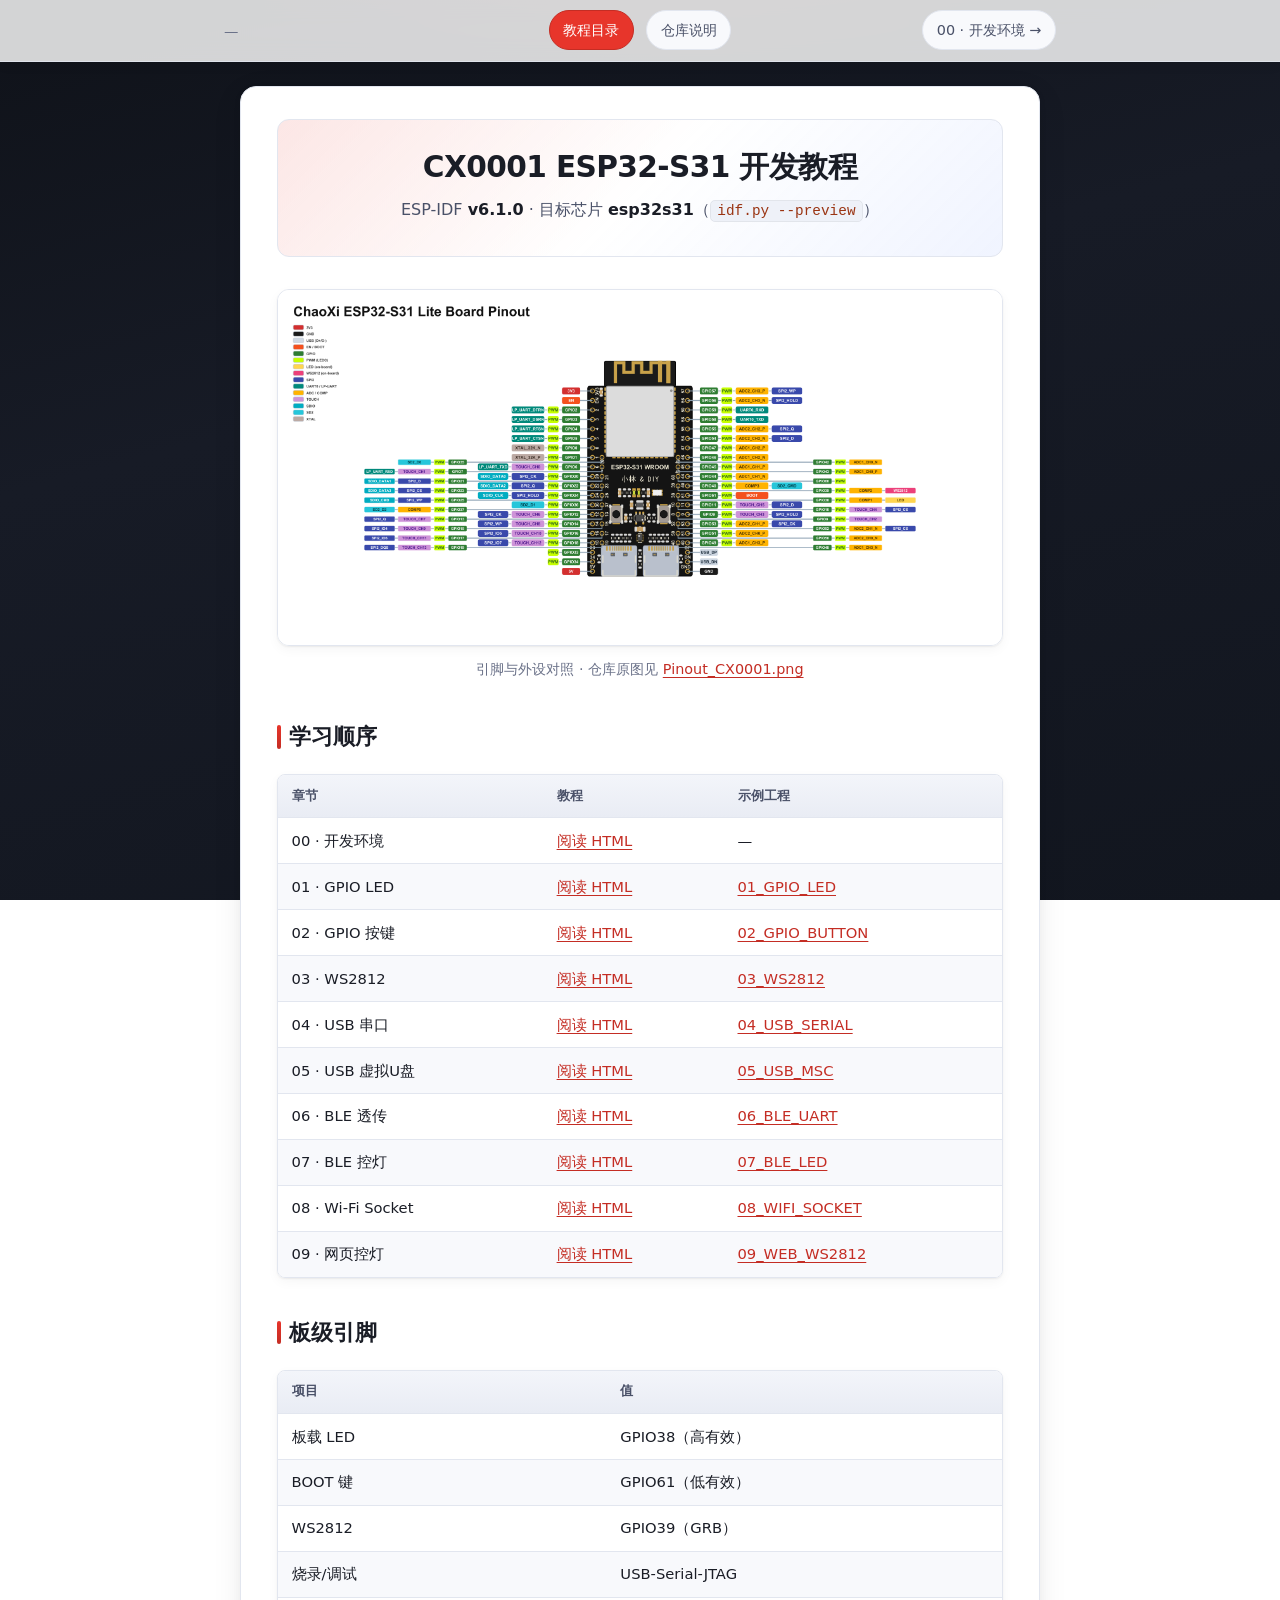
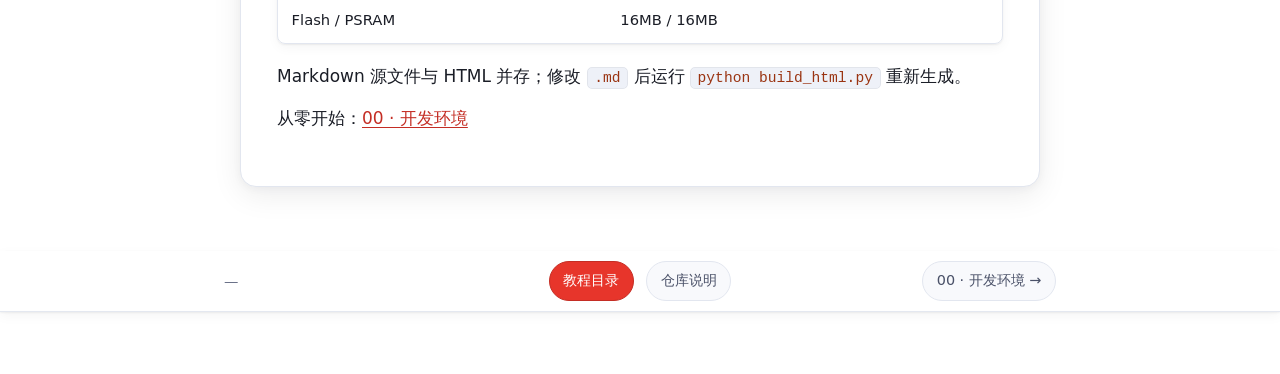
<file: 04.教程/index.html>
<!DOCTYPE html>
<html lang="zh-CN">
<head>
  <meta charset="utf-8">
  <meta name="viewport" content="width=device-width, initial-scale=1">
  <title>教程目录 — CX0001</title>
  <meta name="theme-color" content="#171b26">
  <link rel="stylesheet" href="assets/style.css">
</head>
<body>
<nav class="site-nav" aria-label="章节导航">
  <div class="site-nav-inner">
    <div class="nav-prev"><span class="sep">—</span></div>
    <div class="nav-center">
      <a class="nav-pill nav-pill-primary" href="index.html">教程目录</a>
      <a class="nav-pill" href="https://github.com/Zhentao-Lin/CX0001_ESP32_S31_Module_Lite_Board">仓库说明</a>
    </div>
    <div class="nav-next"><a class="nav-pill" href="00_开发环境.html">00 · 开发环境 →</a></div>
  </div>
</nav>
<main class="content">
<article class="prose">
<div class="index-hero">
<h1>CX0001 ESP32-S31 开发教程</h1>
<p>ESP-IDF <strong>v6.1.0</strong> · 目标芯片 <strong>esp32s31</strong>（<code>idf.py --preview</code>）</p>
</div>
<figure class="board-figure">
<img src="assets/Pinout_CX0001.png" alt="CX0001 板卡引脚图" width="960" loading="lazy">
<figcaption>引脚与外设对照 · 仓库原图见 <a href="https://github.com/Zhentao-Lin/CX0001_ESP32_S31_Module_Lite_Board/blob/main/06.Picture/Pinout_CX0001.png">Pinout_CX0001.png</a></figcaption>
</figure>
<h2>学习顺序</h2>
<table>
<thead><tr><th>章节</th><th>教程</th><th>示例工程</th></tr></thead>
<tbody>
<tr><td>00 · 开发环境</td><td><a href="00_开发环境.html">阅读 HTML</a></td><td>—</td></tr><tr><td>01 · GPIO LED</td><td><a href="01_GPIO_LED.html">阅读 HTML</a></td><td><a href="https://github.com/Zhentao-Lin/CX0001_ESP32_S31_Module_Lite_Board/tree/main/03.Sketch/01_GPIO_LED" target="_blank" rel="noopener">01_GPIO_LED</a></td></tr><tr><td>02 · GPIO 按键</td><td><a href="02_GPIO_BUTTON.html">阅读 HTML</a></td><td><a href="https://github.com/Zhentao-Lin/CX0001_ESP32_S31_Module_Lite_Board/tree/main/03.Sketch/02_GPIO_BUTTON" target="_blank" rel="noopener">02_GPIO_BUTTON</a></td></tr><tr><td>03 · WS2812</td><td><a href="03_WS2812.html">阅读 HTML</a></td><td><a href="https://github.com/Zhentao-Lin/CX0001_ESP32_S31_Module_Lite_Board/tree/main/03.Sketch/03_WS2812" target="_blank" rel="noopener">03_WS2812</a></td></tr><tr><td>04 · USB 串口</td><td><a href="04_USB_SERIAL.html">阅读 HTML</a></td><td><a href="https://github.com/Zhentao-Lin/CX0001_ESP32_S31_Module_Lite_Board/tree/main/03.Sketch/04_USB_SERIAL" target="_blank" rel="noopener">04_USB_SERIAL</a></td></tr><tr><td>05 · USB 虚拟U盘</td><td><a href="05_USB_MSC.html">阅读 HTML</a></td><td><a href="https://github.com/Zhentao-Lin/CX0001_ESP32_S31_Module_Lite_Board/tree/main/03.Sketch/05_USB_MSC" target="_blank" rel="noopener">05_USB_MSC</a></td></tr><tr><td>06 · BLE 透传</td><td><a href="06_BLE_UART.html">阅读 HTML</a></td><td><a href="https://github.com/Zhentao-Lin/CX0001_ESP32_S31_Module_Lite_Board/tree/main/03.Sketch/06_BLE_UART" target="_blank" rel="noopener">06_BLE_UART</a></td></tr><tr><td>07 · BLE 控灯</td><td><a href="07_BLE_LED.html">阅读 HTML</a></td><td><a href="https://github.com/Zhentao-Lin/CX0001_ESP32_S31_Module_Lite_Board/tree/main/03.Sketch/07_BLE_LED" target="_blank" rel="noopener">07_BLE_LED</a></td></tr><tr><td>08 · Wi-Fi Socket</td><td><a href="08_WIFI_SOCKET.html">阅读 HTML</a></td><td><a href="https://github.com/Zhentao-Lin/CX0001_ESP32_S31_Module_Lite_Board/tree/main/03.Sketch/08_WIFI_SOCKET" target="_blank" rel="noopener">08_WIFI_SOCKET</a></td></tr><tr><td>09 · 网页控灯</td><td><a href="09_WEB_WS2812.html">阅读 HTML</a></td><td><a href="https://github.com/Zhentao-Lin/CX0001_ESP32_S31_Module_Lite_Board/tree/main/03.Sketch/09_WEB_WS2812" target="_blank" rel="noopener">09_WEB_WS2812</a></td></tr>
</tbody>
</table>
<h2>板级引脚</h2>
<table>
<thead><tr><th>项目</th><th>值</th></tr></thead>
<tbody>
<tr><td>板载 LED</td><td>GPIO38（高有效）</td></tr>
<tr><td>BOOT 键</td><td>GPIO61（低有效）</td></tr>
<tr><td>WS2812</td><td>GPIO39（GRB）</td></tr>
<tr><td>烧录/调试</td><td>USB-Serial-JTAG</td></tr>
<tr><td>Flash / PSRAM</td><td>16MB / 16MB</td></tr>
</tbody>
</table>
<p>Markdown 源文件与 HTML 并存；修改 <code>.md</code> 后运行 <code>python build_html.py</code> 重新生成。</p>
<p>从零开始：<a href="00_开发环境.html">00 · 开发环境</a></p>
</article>
</main>
<nav class="site-nav" aria-label="章节导航">
  <div class="site-nav-inner">
    <div class="nav-prev"><span class="sep">—</span></div>
    <div class="nav-center">
      <a class="nav-pill nav-pill-primary" href="index.html">教程目录</a>
      <a class="nav-pill" href="https://github.com/Zhentao-Lin/CX0001_ESP32_S31_Module_Lite_Board">仓库说明</a>
    </div>
    <div class="nav-next"><a class="nav-pill" href="00_开发环境.html">00 · 开发环境 →</a></div>
  </div>
</nav>
<footer class="page-foot">CX0001 ESP32-S31 · ESP-IDF v6.1.0 教程</footer>
</body>
</html>
</file>
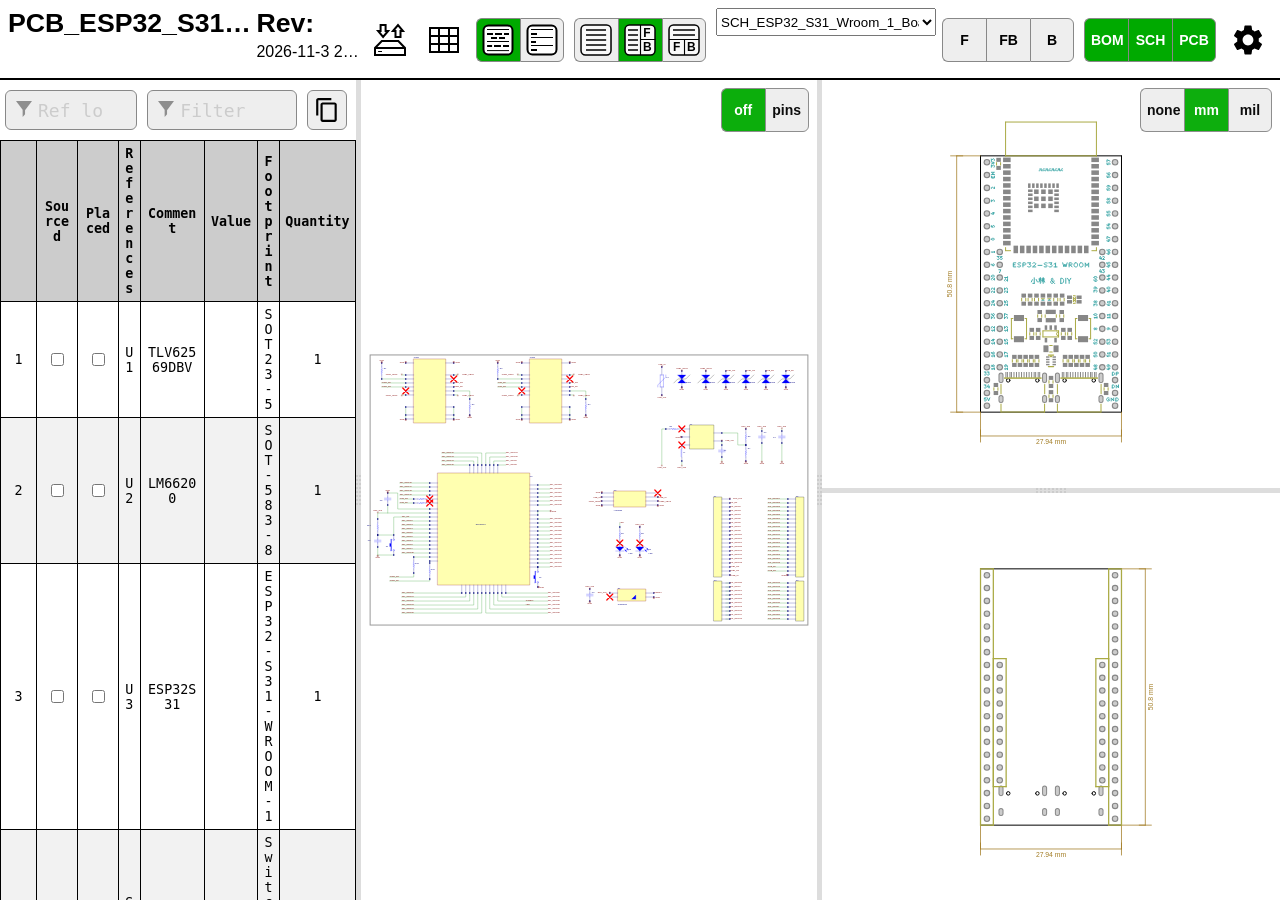
<file: 02.PCB/PCB_ESP32_S31_Wroom_1_Board_Lite_V1.html>
﻿<!DOCTYPE html>
<html lang="en">

<head>
  <meta charset="UTF-8">
  <meta name="viewport" content="width=device-width, initial-scale=1.0">
  <title>Interactive BOM for KiCAD</title>
  <style type="text/css">
:root {
  --pcb-edge-color: black;
  --pad-color: #878787;
  --pad-hole-color: #CCCCCC;
  --pad-color-highlight: #D04040;
  --pin1-outline-color: #ffb629;
  --pin1-outline-color-highlight: #b4ff03;
  --silkscreen-edge-color: #aa4;
  --silkscreen-polygon-color: #4aa;
  --silkscreen-text-color: #4aa;
  --fabrication-edge-color: #907651;
  --fabrication-polygon-color: #907651;
  --fabrication-text-color: #a27c24;
  --track-color: #def5f1;
  --track-color-highlight: #D04040;
  --zone-color: #def5f1;
  --zone-color-highlight: #d0404080;
}

html, body {
  margin: 0px;
  height: 100%;
  font-family: Verdana, sans-serif;
}

.dark.topmostdiv {
  --pcb-edge-color: #eee;
  --pad-color: #808080;
  --pin1-outline-color: #ffa800;
  --pin1-outline-color-highlight: #ccff00;
  --track-color: #42524f;
  --zone-color: #42524f;
  background-color: #252c30;
  color: #eee;
}

button {
  background-color: #eee;
  border: 1px solid #888;
  color: black;
  height: 44px;
  width: 44px;
  text-align: center;
  text-decoration: none;
  display: inline-block;
  font-size: 14px;
  font-weight: bolder;
}

.dark button {
  /* This will be inverted */
  background-color: #c3b7b5;
}

button.depressed {
  background-color: #0a0;
  color: white;
}

.dark button.depressed {
  /* This will be inverted */
  background-color: #b3b;
}

button:focus {
  outline: 0;
}

button#tb-btn {
  background-image: url("data:image/svg+xml,%3Csvg xmlns='http://www.w3.org/2000/svg' viewBox='0 0 8.47 8.47'%3E%3Crect transform='translate(0 -288.53)' ry='1.17' y='288.8' x='.27' height='7.94' width='7.94' fill='%23f9f9f9'/%3E%3Cg transform='translate(0 -288.53)'%3E%3Crect width='7.94' height='7.94' x='.27' y='288.8' ry='1.17' fill='none' stroke='%23000' stroke-width='.4' stroke-linejoin='round'/%3E%3Cpath d='M1.32 290.12h5.82M1.32 291.45h5.82' fill='none' stroke='%23000' stroke-width='.4'/%3E%3Cpath d='M4.37 292.5v4.23M.26 292.63H8.2' fill='none' stroke='%23000' stroke-width='.3'/%3E%3Ctext font-weight='700' font-size='3.17' font-family='sans-serif'%3E%3Ctspan x='1.35' y='295.73'%3EF%3C/tspan%3E%3Ctspan x='5.03' y='295.68'%3EB%3C/tspan%3E%3C/text%3E%3C/g%3E%3C/svg%3E%0A");
}

button#lr-btn {
  background-image: url("data:image/svg+xml,%3Csvg xmlns='http://www.w3.org/2000/svg' viewBox='0 0 8.47 8.47'%3E%3Crect transform='translate(0 -288.53)' ry='1.17' y='288.8' x='.27' height='7.94' width='7.94' fill='%23f9f9f9'/%3E%3Cg transform='translate(0 -288.53)'%3E%3Crect width='7.94' height='7.94' x='.27' y='288.8' ry='1.17' fill='none' stroke='%23000' stroke-width='.4' stroke-linejoin='round'/%3E%3Cpath d='M1.06 290.12H3.7m-2.64 1.33H3.7m-2.64 1.32H3.7m-2.64 1.3H3.7m-2.64 1.33H3.7' fill='none' stroke='%23000' stroke-width='.4'/%3E%3Cpath d='M4.37 288.8v7.94m0-4.11h3.96' fill='none' stroke='%23000' stroke-width='.3'/%3E%3Ctext font-weight='700' font-size='3.17' font-family='sans-serif'%3E%3Ctspan x='5.11' y='291.96'%3EF%3C/tspan%3E%3Ctspan x='5.03' y='295.68'%3EB%3C/tspan%3E%3C/text%3E%3C/g%3E%3C/svg%3E%0A");
}

button#bom-btn {
  background-image: url("data:image/svg+xml,%3Csvg xmlns='http://www.w3.org/2000/svg' viewBox='0 0 8.47 8.47'%3E%3Crect transform='translate(0 -288.53)' ry='1.17' y='288.8' x='.27' height='7.94' width='7.94' fill='%23f9f9f9'/%3E%3Cg transform='translate(0 -288.53)' fill='none' stroke='%23000' stroke-width='.4'%3E%3Crect width='7.94' height='7.94' x='.27' y='288.8' ry='1.17' stroke-linejoin='round'/%3E%3Cpath d='M1.59 290.12h5.29M1.59 291.45h5.33M1.59 292.75h5.33M1.59 294.09h5.33M1.59 295.41h5.33'/%3E%3C/g%3E%3C/svg%3E");
}

button#bom-grouped-btn {
  background-image: url("data:image/svg+xml,%3Csvg xmlns='http://www.w3.org/2000/svg' width='32' height='32'%3E%3Cg stroke='%23000' stroke-linejoin='round' class='layer'%3E%3Crect width='29' height='29' x='1.5' y='1.5' stroke-width='2' fill='%23fff' rx='5' ry='5'/%3E%3Cpath stroke-linecap='square' stroke-width='2' d='M6 10h4m4 0h5m4 0h3M6.1 22h3m3.9 0h5m4 0h4m-16-8h4m4 0h4'/%3E%3Cpath stroke-linecap='null' d='M5 17.5h22M5 26.6h22M5 5.5h22'/%3E%3C/g%3E%3C/svg%3E");
}

button#bom-ungrouped-btn {
  background-image: url("data:image/svg+xml,%3Csvg xmlns='http://www.w3.org/2000/svg' width='32' height='32'%3E%3Cg stroke='%23000' stroke-linejoin='round' class='layer'%3E%3Crect width='29' height='29' x='1.5' y='1.5' stroke-width='2' fill='%23fff' rx='5' ry='5'/%3E%3Cpath stroke-linecap='square' stroke-width='2' d='M6 10h4m-4 8h3m-3 8h4'/%3E%3Cpath stroke-linecap='null' d='M5 13.5h22m-22 8h22M5 5.5h22'/%3E%3C/g%3E%3C/svg%3E");
}

button#bom-netlist-btn {
  background-image: url("data:image/svg+xml,%3Csvg xmlns='http://www.w3.org/2000/svg' width='32' height='32'%3E%3Cg fill='none' stroke='%23000' class='layer'%3E%3Crect width='29' height='29' x='1.5' y='1.5' stroke-width='2' fill='%23fff' rx='5' ry='5'/%3E%3Cpath stroke-width='2' d='M6 26l6-6v-8m13.8-6.3l-6 6v8'/%3E%3Ccircle cx='11.8' cy='9.5' r='2.8' stroke-width='2'/%3E%3Ccircle cx='19.8' cy='22.8' r='2.8' stroke-width='2'/%3E%3C/g%3E%3C/svg%3E");
}

button#copy {
  background-image: url("data:image/svg+xml,%3Csvg height='48' viewBox='0 0 48 48' width='48' xmlns='http://www.w3.org/2000/svg'%3E%3Cpath d='M0 0h48v48h-48z' fill='none'/%3E%3Cpath d='M32 2h-24c-2.21 0-4 1.79-4 4v28h4v-28h24v-4zm6 8h-22c-2.21 0-4 1.79-4 4v28c0 2.21 1.79 4 4 4h22c2.21 0 4-1.79 4-4v-28c0-2.21-1.79-4-4-4zm0 32h-22v-28h22v28z'/%3E%3C/svg%3E");
  background-position: 6px 6px;
  background-repeat: no-repeat;
  background-size: 26px 26px;
  border-radius: 6px;
  height: 40px;
  width: 40px;
  margin: 10px 5px;
}

button#copy:active {
    box-shadow: inset 0px 0px 5px #6c6c6c;
}

textarea.clipboard-temp {
  position: fixed;
  top: 0;
  left: 0;
  width: 2em;
  height: 2em;
  padding: 0;
  border: None;
  outline: None;
  box-shadow: None;
  background: transparent;
}

.left-most-button {
  border-right: 0;
  border-top-left-radius: 6px;
  border-bottom-left-radius: 6px;
}

.middle-button {
  border-right: 0;
}

.right-most-button {
  border-top-right-radius: 6px;
  border-bottom-right-radius: 6px;
}

.button-container {
  font-size: 0;
  margin: 10px 10px 10px 0px;
}

.dark .button-container {
  filter: invert(1);
}

.button-container button {
  background-size: 32px 32px;
  background-position: 5px 5px;
  background-repeat: no-repeat;
}

@media print {
  .hideonprint {
    display: none;
  }
}

canvas {
  cursor: crosshair;
}

canvas:active {
  cursor: grabbing;
}

.fileinfo {
  width: 100%;
  max-width: 1000px;
  border: none;
  padding: 5px;
}

.fileinfo .title {
  font-size: 20pt;
  font-weight: bold;
}

.fileinfo td {
  overflow: hidden;
  white-space: nowrap;
  max-width: 1px;
  width: 50%;
  text-overflow: ellipsis;
}

.bom {
  border-collapse: collapse;
  font-family: Consolas, "DejaVu Sans Mono", Monaco, monospace;
  font-size: 10pt;
  table-layout: fixed;
  width: 100%;
  margin-top: 1px;
}

.bom th, .bom td {
  border: 1px solid black;
  padding: 5px;
  word-wrap: break-word;
  text-align: center;
  position: relative;
}

.dark .bom th, .dark .bom td {
  border: 1px solid #777;
}

.bom th {
  background-color: #CCCCCC;
  background-clip: padding-box;
}

.dark .bom th {
  background-color: #3b4749;
}

.bom tr.highlighted:nth-child(n) {
  background-color: #cfc;
}

.dark .bom tr.highlighted:nth-child(n) {
  background-color: #226022;
}

.bom tr:nth-child(even) {
  background-color: #f2f2f2;
}

.dark .bom tr:nth-child(even) {
  background-color: #313b40;
}

.bom tr.checked {
  color: #aaa;
}

.dark .bom tr.checked {
  color: #666;
}

.bom tr {
  transition: background-color 0.2s;
}

.bom .numCol {
  width: 25px;
}

.bom .Description {
  width: 10%;
}

.bom .Part {
  width: 10%;
}

.bom .Comment {
  width: 15%;
}

.bom .extra {
  width: 12%;
}

.bom .Quantity {
  width: 65px;
}

.bom th .sortmark {
  position: absolute;
  right: 1px;
  top: 1px;
  margin-top: -5px;
  border-width: 5px;
  border-style: solid;
  border-color: transparent transparent #221 transparent;
  transform-origin: 50% 85%;
  transition: opacity 0.2s, transform 0.4s;
}

.dark .bom th .sortmark {
  filter: invert(1);
}

.bom th .sortmark.none {
  opacity: 0;
}

.bom th .sortmark.desc {
  transform: rotate(180deg);
}

.bom th:hover .sortmark.none {
  opacity: 0.5;
}

.bom .bom-checkbox {
  width: 30px;
  position: relative;
  user-select: none;
  -moz-user-select: none;
}

.bom .bom-checkbox:before {
  content: "";
  position: absolute;
  border-width: 15px;
  border-style: solid;
  border-color: #51829f transparent transparent transparent;
  visibility: hidden;
  top: -15px;
}

.bom .bom-checkbox:after {
  content: "Double click to set/unset all";
  position: absolute;
  color: white;
  top: -35px;
  left: -26px;
  background: #51829f;
  padding: 5px 15px;
  border-radius: 8px;
  white-space: nowrap;
  visibility: hidden;
}

.bom .bom-checkbox:hover:before, .bom .bom-checkbox:hover:after {
  visibility: visible;
  transition: visibility 0.2s linear 1s;
}

.split {
  -webkit-box-sizing: border-box;
  -moz-box-sizing: border-box;
  box-sizing: border-box;
  overflow-y: auto;
  overflow-x: hidden;
  background-color: inherit;
}

.split.split-horizontal, .gutter.gutter-horizontal {
  height: 100%;
  float: left;
}

.gutter {
  background-color: #ddd;
  background-repeat: no-repeat;
  background-position: 50%;
  transition: background-color 0.3s;
}

.dark .gutter {
  background-color: #777;
}

.gutter.gutter-horizontal {
  background-image: url('[data-uri]');
  cursor: ew-resize;
  width: 5px;
}

.gutter.gutter-vertical {
  background-image: url('[data-uri]');
  cursor: ns-resize;
  height: 5px;
}

.searchbox {
  float: left;
  height: 40px;
  margin: 10px 5px;
  padding: 12px 32px;
  font-family: Consolas, "DejaVu Sans Mono", Monaco, monospace;
  font-size: 18px;
  box-sizing: border-box;
  border: 1px solid #888;
  border-radius: 6px;
  outline: none;
  background-color: #eee;
  transition: background-color 0.2s, border 0.2s;
  background-image: url('[data-uri]');
  background-position: 10px 10px;
  background-repeat: no-repeat;
}

.dark .searchbox {
  background-color: #111;
  color: #eee;
}

.searchbox::placeholder {
  color: #ccc;
}

.dark .searchbox::placeholder {
  color: #666;
}

.filter {
  width: calc(60% - 64px);
}

.reflookup {
  width: calc(40% - 10px);
}

input[type=text]:focus {
  background-color: white;
  border: 1px solid #333;
}

.dark input[type=text]:focus {
  background-color: #333;
  border: 1px solid #ccc;
}

mark.highlight {
  background-color: #5050ff;
  color: #fff;
  padding: 2px;
  border-radius: 6px;
}

.dark mark.highlight {
  background-color: #76a6da;
  color: #111;
}

.menubtn {
  background-color: white;
  border: none;
  background-image: url("data:image/svg+xml,%3Csvg xmlns='http://www.w3.org/2000/svg' width='36' height='36' viewBox='0 0 20 20'%3E%3Cpath fill='none' d='M0 0h20v20H0V0z'/%3E%3Cpath d='M15.95 10.78c.03-.25.05-.51.05-.78s-.02-.53-.06-.78l1.69-1.32c.15-.12.19-.34.1-.51l-1.6-2.77c-.1-.18-.31-.24-.49-.18l-1.99.8c-.42-.32-.86-.58-1.35-.78L12 2.34c-.03-.2-.2-.34-.4-.34H8.4c-.2 0-.36.14-.39.34l-.3 2.12c-.49.2-.94.47-1.35.78l-1.99-.8c-.18-.07-.39 0-.49.18l-1.6 2.77c-.1.18-.06.39.1.51l1.69 1.32c-.04.25-.07.52-.07.78s.02.53.06.78L2.37 12.1c-.15.12-.19.34-.1.51l1.6 2.77c.1.18.31.24.49.18l1.99-.8c.42.32.86.58 1.35.78l.3 2.12c.04.2.2.34.4.34h3.2c.2 0 .37-.14.39-.34l.3-2.12c.49-.2.94-.47 1.35-.78l1.99.8c.18.07.39 0 .49-.18l1.6-2.77c.1-.18.06-.39-.1-.51l-1.67-1.32zM10 13c-1.65 0-3-1.35-3-3s1.35-3 3-3 3 1.35 3 3-1.35 3-3 3z'/%3E%3C/svg%3E%0A");
  background-position: center;
  background-repeat: no-repeat;
}

.statsbtn {
  background-color: white;
  border: none;
  background-image: url("data:image/svg+xml,%3Csvg width='36' height='36' xmlns='http://www.w3.org/2000/svg'%3E%3Cpath d='M4 6h28v24H4V6zm0 8h28v8H4m9-16v24h10V5.8' fill='none' stroke='%23000' stroke-width='2'/%3E%3C/svg%3E");
  background-position: center;
  background-repeat: no-repeat;
}

.iobtn {
  background-color: white;
  border: none;
  background-image: url("data:image/svg+xml,%3Csvg xmlns='http://www.w3.org/2000/svg' width='36' height='36'%3E%3Cpath fill='none' stroke='%23000' stroke-width='2' d='M3 33v-7l6.8-7h16.5l6.7 7v7H3zM3.2 26H33M21 9l5-5.9 5 6h-2.5V15h-5V9H21zm-4.9 0l-5 6-5-6h2.5V3h5v6h2.5z'/%3E%3Cpath fill='none' stroke='%23000' d='M6.1 29.5H10'/%3E%3C/svg%3E");
  background-position: center;
  background-repeat: no-repeat;
}

.dark .statsbtn, .dark .savebtn, .dark .menubtn, .dark .iobtn {
  filter: invert(1);
}

.flexbox {
  display: flex;
  align-items: center;
  justify-content: space-between;
  width: 100%;
}

.savebtn {
  background-color: #d6d6d6;
  width: auto;
  height: 30px;
  flex-grow: 1;
  margin: 5px;
  border-radius: 4px;
}

.savebtn:active {
  background-color: #0a0;
  color: white;
}

.dark .savebtn:active {
  /* This will be inverted */
  background-color: #b3b;
}

.stats {
  border-collapse: collapse;
  font-size: 12pt;
  table-layout: fixed;
  width: 100%;
  min-width: 450px;
}

.dark .stats td {
  border: 1px solid #bbb;
}

.stats td {
  border: 1px solid black;
  padding: 5px;
  word-wrap: break-word;
  text-align: center;
  position: relative;
}

#checkbox-stats div {
  position: absolute;
  left: 0;
  top: 0;
  height: 100%;
  width: 100%;
  display: flex;
  align-items: center;
  justify-content: center;
}

#checkbox-stats .bar {
  background-color: rgba(28, 251, 0, 0.6);
}

.menu {
  position: relative;
  display: inline-block;
  margin: 10px 10px 10px 0px;
}

.menu-content {
  display: none;
  position: absolute;
  background-color: white;
  right: 0;
  min-width: 300px;
  box-shadow: 0px 8px 16px 0px rgba(0, 0, 0, 0.2);
  z-index: 100;
  padding: 8px;
}

.dark .menu-content {
  background-color: #111;
}

.menu:hover .menu-content {
  display: block;
}

.menu:hover .menubtn, .menu:hover .iobtn, .menu:hover .statsbtn {
  background-color: #eee;
}

.menu-label {
  display: inline-block;
  padding: 8px;
  border: 1px solid #ccc;
  border-top: 0;
  width: calc(100% - 18px);
}

.menu-label-top {
  border-top: 1px solid #ccc;
}

.menu-textbox {
  float: left;
  height: 24px;
  margin: 10px 5px;
  padding: 5px 5px;
  font-family: Consolas, "DejaVu Sans Mono", Monaco, monospace;
  font-size: 14px;
  box-sizing: border-box;
  border: 1px solid #888;
  border-radius: 4px;
  outline: none;
  background-color: #eee;
  transition: background-color 0.2s, border 0.2s;
  width: calc(100% - 10px);
}

.menu-textbox.invalid, .dark .menu-textbox.invalid {
  color: red;
}

.dark .menu-textbox {
  background-color: #222;
  color: #eee;
}

.radio-container {
  margin: 4px;
}

.topmostdiv {
  width: 100%;
  height: 100%;
  background-color: white;
  transition: background-color 0.3s;
}

#top {
  height: 78px;
  border-bottom: 2px solid black;
}

.dark #top {
  border-bottom: 2px solid #ccc;
}

#dbg {
  display: block;
}

::-webkit-scrollbar {
  width: 8px;
}

::-webkit-scrollbar-track {
  background: #aaa;
}

::-webkit-scrollbar-thumb {
  background: #666;
  border-radius: 3px;
}

::-webkit-scrollbar-thumb:hover {
  background: #555;
}

.slider {
  -webkit-appearance: none;
  width: 100%;
  margin: 3px 0;
  padding: 0;
  outline: none;
  opacity: 0.7;
  -webkit-transition: .2s;
  transition: opacity .2s;
  border-radius: 3px;
}

.slider:hover {
  opacity: 1;
}

.slider:focus {
  outline: none;
}

.slider::-webkit-slider-runnable-track {
  -webkit-appearance: none;
  width: 100%;
  height: 8px;
  background: #d3d3d3;
  border-radius: 3px;
  border: none;
}

.slider::-webkit-slider-thumb {
  -webkit-appearance: none;
  width: 15px;
  height: 15px;
  border-radius: 50%;
  background: #0a0;
  cursor: pointer;
  margin-top: -4px;
}

.dark .slider::-webkit-slider-thumb {
  background: #3d3;
}

.slider::-moz-range-thumb {
  width: 15px;
  height: 15px;
  border-radius: 50%;
  background: #0a0;
  cursor: pointer;
}

.slider::-moz-range-track {
  height: 8px;
  background: #d3d3d3;
  border-radius: 3px;
}

.dark .slider::-moz-range-thumb {
  background: #3d3;
}

.slider::-ms-track {
  width: 100%;
  height: 8px;
  border-width: 3px 0;
  background: transparent;
  border-color: transparent;
  color: transparent;
  transition: opacity .2s;
}

.slider::-ms-fill-lower {
  background: #d3d3d3;
  border: none;
  border-radius: 3px;
}

.slider::-ms-fill-upper {
  background: #d3d3d3;
  border: none;
  border-radius: 3px;
}

.slider::-ms-thumb {
  width: 15px;
  height: 15px;
  border-radius: 50%;
  background: #0a0;
  cursor: pointer;
  margin: 0;
}

.shameless-plug {
  font-size: 0.8em;
  text-align: center;
  display: block;
}

a {
  color: #0278a4;
}

.dark a {
  color: #00b9fd;
}

#frontcanvas, #backcanvas, #schematiccanvas, #schdiv, #pcbdiv {
    touch-action: none;
}

#schematiccanvas, #schdiv {
    position: relative;
    height: 100%;
}

#pcbdiv {
    height: 100%;
}

#schSheetSelect {
    max-width: 220px;
    height: 28px;
}

#panel-bom-btn, #panel-sch-btn, #panel-pcb-btn {
    min-width: 42px;
}

#pcbDimBar, #schPinBar {
    position: absolute;
    right: 8px;
    top: 8px;
    left: auto;
    transform: none;
    z-index: 20;
    margin: 0;
    opacity: 0.95;
    pointer-events: auto;
}

#pcb-dim-none, #pcb-dim-mm, #pcb-dim-mil,
#sch-pin-off, #sch-pin-on {
    min-width: 44px;
}


  </style>
  <script type="text/javascript" >
///////////////////////////////////////////////
/*
  Split.js - v1.3.5
  MIT License
  https://github.com/nathancahill/Split.js
*/
!function(e,t){"object"==typeof exports&&"undefined"!=typeof module?module.exports=t():"function"==typeof define&&define.amd?define(t):e.Split=t()}(this,function(){"use strict";var e=window,t=e.document,n="addEventListener",i="removeEventListener",r="getBoundingClientRect",s=function(){return!1},o=e.attachEvent&&!e[n],a=["","-webkit-","-moz-","-o-"].filter(function(e){var n=t.createElement("div");return n.style.cssText="width:"+e+"calc(9px)",!!n.style.length}).shift()+"calc",l=function(e){return"string"==typeof e||e instanceof String?t.querySelector(e):e};return function(u,c){function z(e,t,n){var i=A(y,t,n);Object.keys(i).forEach(function(t){return e.style[t]=i[t]})}function h(e,t){var n=B(y,t);Object.keys(n).forEach(function(t){return e.style[t]=n[t]})}function f(e){var t=E[this.a],n=E[this.b],i=t.size+n.size;t.size=e/this.size*i,n.size=i-e/this.size*i,z(t.element,t.size,this.aGutterSize),z(n.element,n.size,this.bGutterSize)}function m(e){var t;this.dragging&&((t="touches"in e?e.touches[0][b]-this.start:e[b]-this.start)<=E[this.a].minSize+M+this.aGutterSize?t=E[this.a].minSize+this.aGutterSize:t>=this.size-(E[this.b].minSize+M+this.bGutterSize)&&(t=this.size-(E[this.b].minSize+this.bGutterSize)),f.call(this,t),c.onDrag&&c.onDrag())}function g(){var e=E[this.a].element,t=E[this.b].element;this.size=e[r]()[y]+t[r]()[y]+this.aGutterSize+this.bGutterSize,this.start=e[r]()[G]}function d(){var t=this,n=E[t.a].element,r=E[t.b].element;t.dragging&&c.onDragEnd&&c.onDragEnd(),t.dragging=!1,e[i]("mouseup",t.stop),e[i]("touchend",t.stop),e[i]("touchcancel",t.stop),t.parent[i]("mousemove",t.move),t.parent[i]("touchmove",t.move),delete t.stop,delete t.move,n[i]("selectstart",s),n[i]("dragstart",s),r[i]("selectstart",s),r[i]("dragstart",s),n.style.userSelect="",n.style.webkitUserSelect="",n.style.MozUserSelect="",n.style.pointerEvents="",r.style.userSelect="",r.style.webkitUserSelect="",r.style.MozUserSelect="",r.style.pointerEvents="",t.gutter.style.cursor="",t.parent.style.cursor=""}function S(t){var i=this,r=E[i.a].element,o=E[i.b].element;!i.dragging&&c.onDragStart&&c.onDragStart(),t.preventDefault(),i.dragging=!0,i.move=m.bind(i),i.stop=d.bind(i),e[n]("mouseup",i.stop),e[n]("touchend",i.stop),e[n]("touchcancel",i.stop),i.parent[n]("mousemove",i.move),i.parent[n]("touchmove",i.move),r[n]("selectstart",s),r[n]("dragstart",s),o[n]("selectstart",s),o[n]("dragstart",s),r.style.userSelect="none",r.style.webkitUserSelect="none",r.style.MozUserSelect="none",r.style.pointerEvents="none",o.style.userSelect="none",o.style.webkitUserSelect="none",o.style.MozUserSelect="none",o.style.pointerEvents="none",i.gutter.style.cursor=j,i.parent.style.cursor=j,g.call(i)}function v(e){e.forEach(function(t,n){if(n>0){var i=F[n-1],r=E[i.a],s=E[i.b];r.size=e[n-1],s.size=t,z(r.element,r.size,i.aGutterSize),z(s.element,s.size,i.bGutterSize)}})}function p(){F.forEach(function(e){e.parent.removeChild(e.gutter),E[e.a].element.style[y]="",E[e.b].element.style[y]=""})}void 0===c&&(c={});var y,b,G,E,w=l(u[0]).parentNode,D=e.getComputedStyle(w).flexDirection,U=c.sizes||u.map(function(){return 100/u.length}),k=void 0!==c.minSize?c.minSize:100,x=Array.isArray(k)?k:u.map(function(){return k}),L=void 0!==c.gutterSize?c.gutterSize:10,M=void 0!==c.snapOffset?c.snapOffset:30,O=c.direction||"horizontal",j=c.cursor||("horizontal"===O?"ew-resize":"ns-resize"),C=c.gutter||function(e,n){var i=t.createElement("div");return i.className="gutter gutter-"+n,i},A=c.elementStyle||function(e,t,n){var i={};return"string"==typeof t||t instanceof String?i[e]=t:i[e]=o?t+"%":a+"("+t+"% - "+n+"px)",i},B=c.gutterStyle||function(e,t){return n={},n[e]=t+"px",n;var n};"horizontal"===O?(y="width","clientWidth",b="clientX",G="left","paddingLeft"):"vertical"===O&&(y="height","clientHeight",b="clientY",G="top","paddingTop");var F=[];return E=u.map(function(e,t){var i,s={element:l(e),size:U[t],minSize:x[t]};if(t>0&&(i={a:t-1,b:t,dragging:!1,isFirst:1===t,isLast:t===u.length-1,direction:O,parent:w},i.aGutterSize=L,i.bGutterSize=L,i.isFirst&&(i.aGutterSize=L/2),i.isLast&&(i.bGutterSize=L/2),"row-reverse"===D||"column-reverse"===D)){var a=i.a;i.a=i.b,i.b=a}if(!o&&t>0){var c=C(t,O);h(c,L),c[n]("mousedown",S.bind(i)),c[n]("touchstart",S.bind(i)),w.insertBefore(c,s.element),i.gutter=c}0===t||t===u.length-1?z(s.element,s.size,L/2):z(s.element,s.size,L);var f=s.element[r]()[y];return f<s.minSize&&(s.minSize=f),t>0&&F.push(i),s}),o?{setSizes:v,destroy:p}:{setSizes:v,getSizes:function(){return E.map(function(e){return e.size})},collapse:function(e){if(e===F.length){var t=F[e-1];g.call(t),o||f.call(t,t.size-t.bGutterSize)}else{var n=F[e];g.call(n),o||f.call(n,n.aGutterSize)}},destroy:p}}});

///////////////////////////////////////////////

///////////////////////////////////////////////
// Copyright (c) 2013 Pieroxy <pieroxy@pieroxy.net>
// This work is free. You can redistribute it and/or modify it
// under the terms of the WTFPL, Version 2
// For more information see LICENSE.txt or http://www.wtfpl.net/
//
// For more information, the home page:
// http://pieroxy.net/blog/pages/lz-string/testing.html
//
// LZ-based compression algorithm, version 1.4.4
var LZString=function(){var o=String.fromCharCode,i={};var n={decompressFromBase64:function(o){return null==o?"":""==o?null:n._decompress(o.length,32,function(n){return function(o,n){if(!i[o]){i[o]={};for(var t=0;t<o.length;t++)i[o][o.charAt(t)]=t}return i[o][n]}("ABCDEFGHIJKLMNOPQRSTUVWXYZabcdefghijklmnopqrstuvwxyz0123456789+/=",o.charAt(n))})},_decompress:function(i,n,t){var r,e,a,s,p,u,l,f=[],c=4,d=4,h=3,v="",g=[],m={val:t(0),position:n,index:1};for(r=0;r<3;r+=1)f[r]=r;for(a=0,p=Math.pow(2,2),u=1;u!=p;)s=m.val&m.position,m.position>>=1,0==m.position&&(m.position=n,m.val=t(m.index++)),a|=(s>0?1:0)*u,u<<=1;switch(a){case 0:for(a=0,p=Math.pow(2,8),u=1;u!=p;)s=m.val&m.position,m.position>>=1,0==m.position&&(m.position=n,m.val=t(m.index++)),a|=(s>0?1:0)*u,u<<=1;l=o(a);break;case 1:for(a=0,p=Math.pow(2,16),u=1;u!=p;)s=m.val&m.position,m.position>>=1,0==m.position&&(m.position=n,m.val=t(m.index++)),a|=(s>0?1:0)*u,u<<=1;l=o(a);break;case 2:return""}for(f[3]=l,e=l,g.push(l);;){if(m.index>i)return"";for(a=0,p=Math.pow(2,h),u=1;u!=p;)s=m.val&m.position,m.position>>=1,0==m.position&&(m.position=n,m.val=t(m.index++)),a|=(s>0?1:0)*u,u<<=1;switch(l=a){case 0:for(a=0,p=Math.pow(2,8),u=1;u!=p;)s=m.val&m.position,m.position>>=1,0==m.position&&(m.position=n,m.val=t(m.index++)),a|=(s>0?1:0)*u,u<<=1;f[d++]=o(a),l=d-1,c--;break;case 1:for(a=0,p=Math.pow(2,16),u=1;u!=p;)s=m.val&m.position,m.position>>=1,0==m.position&&(m.position=n,m.val=t(m.index++)),a|=(s>0?1:0)*u,u<<=1;f[d++]=o(a),l=d-1,c--;break;case 2:return g.join("")}if(0==c&&(c=Math.pow(2,h),h++),f[l])v=f[l];else{if(l!==d)return null;v=e+e.charAt(0)}g.push(v),f[d++]=e+v.charAt(0),e=v,0==--c&&(c=Math.pow(2,h),h++)}}};return n}();"function"==typeof define&&define.amd?define(function(){return LZString}):"undefined"!=typeof module&&null!=module?module.exports=LZString:"undefined"!=typeof angular&&null!=angular&&angular.module("LZString",[]).factory("LZString",function(){return LZString});
///////////////////////////////////////////////

///////////////////////////////////////////////
/*!
 * PEP v0.4.3 | https://github.com/jquery/PEP
 * Copyright jQuery Foundation and other contributors | http://jquery.org/license
 */
!function(a,b){"object"==typeof exports&&"undefined"!=typeof module?module.exports=b():"function"==typeof define&&define.amd?define(b):a.PointerEventsPolyfill=b()}(this,function(){"use strict";function a(a,b){b=b||Object.create(null);var c=document.createEvent("Event");c.initEvent(a,b.bubbles||!1,b.cancelable||!1);
for(var d,e=2;e<m.length;e++)d=m[e],c[d]=b[d]||n[e];c.buttons=b.buttons||0;
var f=0;return f=b.pressure&&c.buttons?b.pressure:c.buttons?.5:0,c.x=c.clientX,c.y=c.clientY,c.pointerId=b.pointerId||0,c.width=b.width||0,c.height=b.height||0,c.pressure=f,c.tiltX=b.tiltX||0,c.tiltY=b.tiltY||0,c.twist=b.twist||0,c.tangentialPressure=b.tangentialPressure||0,c.pointerType=b.pointerType||"",c.hwTimestamp=b.hwTimestamp||0,c.isPrimary=b.isPrimary||!1,c}function b(){this.array=[],this.size=0}function c(a,b,c,d){this.addCallback=a.bind(d),this.removeCallback=b.bind(d),this.changedCallback=c.bind(d),A&&(this.observer=new A(this.mutationWatcher.bind(this)))}function d(a){return"body /shadow-deep/ "+e(a)}function e(a){return'[touch-action="'+a+'"]'}function f(a){return"{ -ms-touch-action: "+a+"; touch-action: "+a+"; }"}function g(){if(F){D.forEach(function(a){String(a)===a?(E+=e(a)+f(a)+"\n",G&&(E+=d(a)+f(a)+"\n")):(E+=a.selectors.map(e)+f(a.rule)+"\n",G&&(E+=a.selectors.map(d)+f(a.rule)+"\n"))});var a=document.createElement("style");a.textContent=E,document.head.appendChild(a)}}function h(){if(!window.PointerEvent){if(window.PointerEvent=a,window.navigator.msPointerEnabled){var b=window.navigator.msMaxTouchPoints;Object.defineProperty(window.navigator,"maxTouchPoints",{value:b,enumerable:!0}),u.registerSource("ms",_)}else Object.defineProperty(window.navigator,"maxTouchPoints",{value:0,enumerable:!0}),u.registerSource("mouse",N),void 0!==window.ontouchstart&&u.registerSource("touch",V);u.register(document)}}function i(a){if(!u.pointermap.has(a)){var b=new Error("InvalidPointerId");throw b.name="InvalidPointerId",b}}function j(a){for(var b=a.parentNode;b&&b!==a.ownerDocument;)b=b.parentNode;if(!b){var c=new Error("InvalidStateError");throw c.name="InvalidStateError",c}}function k(a){var b=u.pointermap.get(a);return 0!==b.buttons}function l(){window.Element&&!Element.prototype.setPointerCapture&&Object.defineProperties(Element.prototype,{setPointerCapture:{value:W},releasePointerCapture:{value:X},hasPointerCapture:{value:Y}})}
var m=["bubbles","cancelable","view","detail","screenX","screenY","clientX","clientY","ctrlKey","altKey","shiftKey","metaKey","button","relatedTarget","pageX","pageY"],n=[!1,!1,null,null,0,0,0,0,!1,!1,!1,!1,0,null,0,0],o=window.Map&&window.Map.prototype.forEach,p=o?Map:b;b.prototype={set:function(a,b){return void 0===b?this["delete"](a):(this.has(a)||this.size++,void(this.array[a]=b))},has:function(a){return void 0!==this.array[a]},"delete":function(a){this.has(a)&&(delete this.array[a],this.size--)},get:function(a){return this.array[a]},clear:function(){this.array.length=0,this.size=0},forEach:function(a,b){return this.array.forEach(function(c,d){a.call(b,c,d,this)},this)}};var q=["bubbles","cancelable","view","detail","screenX","screenY","clientX","clientY","ctrlKey","altKey","shiftKey","metaKey","button","relatedTarget","buttons","pointerId","width","height","pressure","tiltX","tiltY","pointerType","hwTimestamp","isPrimary","type","target","currentTarget","which","pageX","pageY","timeStamp"],r=[!1,!1,null,null,0,0,0,0,!1,!1,!1,!1,0,null,0,0,0,0,0,0,0,"",0,!1,"",null,null,0,0,0,0],s={pointerover:1,pointerout:1,pointerenter:1,pointerleave:1},t="undefined"!=typeof SVGElementInstance,u={pointermap:new p,eventMap:Object.create(null),captureInfo:Object.create(null),eventSources:Object.create(null),eventSourceList:[],registerSource:function(a,b){var c=b,d=c.events;d&&(d.forEach(function(a){c[a]&&(this.eventMap[a]=c[a].bind(c))},this),this.eventSources[a]=c,this.eventSourceList.push(c))},register:function(a){for(var b,c=this.eventSourceList.length,d=0;d<c&&(b=this.eventSourceList[d]);d++)
b.register.call(b,a)},unregister:function(a){for(var b,c=this.eventSourceList.length,d=0;d<c&&(b=this.eventSourceList[d]);d++)
b.unregister.call(b,a)},contains:function(a,b){try{return a.contains(b)}catch(c){return!1}},down:function(a){a.bubbles=!0,this.fireEvent("pointerdown",a)},move:function(a){a.bubbles=!0,this.fireEvent("pointermove",a)},up:function(a){a.bubbles=!0,this.fireEvent("pointerup",a)},enter:function(a){a.bubbles=!1,this.fireEvent("pointerenter",a)},leave:function(a){a.bubbles=!1,this.fireEvent("pointerleave",a)},over:function(a){a.bubbles=!0,this.fireEvent("pointerover",a)},out:function(a){a.bubbles=!0,this.fireEvent("pointerout",a)},cancel:function(a){a.bubbles=!0,this.fireEvent("pointercancel",a)},leaveOut:function(a){this.out(a),this.propagate(a,this.leave,!1)},enterOver:function(a){this.over(a),this.propagate(a,this.enter,!0)},eventHandler:function(a){if(!a._handledByPE){var b=a.type,c=this.eventMap&&this.eventMap[b];c&&c(a),a._handledByPE=!0}},listen:function(a,b){b.forEach(function(b){this.addEvent(a,b)},this)},unlisten:function(a,b){b.forEach(function(b){this.removeEvent(a,b)},this)},addEvent:function(a,b){a.addEventListener(b,this.boundHandler)},removeEvent:function(a,b){a.removeEventListener(b,this.boundHandler)},makeEvent:function(b,c){this.captureInfo[c.pointerId]&&(c.relatedTarget=null);var d=new a(b,c);return c.preventDefault&&(d.preventDefault=c.preventDefault),d._target=d._target||c.target,d},fireEvent:function(a,b){var c=this.makeEvent(a,b);return this.dispatchEvent(c)},cloneEvent:function(a){for(var b,c=Object.create(null),d=0;d<q.length;d++)b=q[d],c[b]=a[b]||r[d],!t||"target"!==b&&"relatedTarget"!==b||c[b]instanceof SVGElementInstance&&(c[b]=c[b].correspondingUseElement);return a.preventDefault&&(c.preventDefault=function(){a.preventDefault()}),c},getTarget:function(a){var b=this.captureInfo[a.pointerId];return b?a._target!==b&&a.type in s?void 0:b:a._target},propagate:function(a,b,c){for(var d=a.target,e=[];d!==document&&!d.contains(a.relatedTarget);) if(e.push(d),d=d.parentNode,!d)return;c&&e.reverse(),e.forEach(function(c){a.target=c,b.call(this,a)},this)},setCapture:function(b,c,d){this.captureInfo[b]&&this.releaseCapture(b,d),this.captureInfo[b]=c,this.implicitRelease=this.releaseCapture.bind(this,b,d),document.addEventListener("pointerup",this.implicitRelease),document.addEventListener("pointercancel",this.implicitRelease);var e=new a("gotpointercapture");e.pointerId=b,e._target=c,d||this.asyncDispatchEvent(e)},releaseCapture:function(b,c){var d=this.captureInfo[b];if(d){this.captureInfo[b]=void 0,document.removeEventListener("pointerup",this.implicitRelease),document.removeEventListener("pointercancel",this.implicitRelease);var e=new a("lostpointercapture");e.pointerId=b,e._target=d,c||this.asyncDispatchEvent(e)}},dispatchEvent:/*scope.external.dispatchEvent || */function(a){var b=this.getTarget(a);if(b)return b.dispatchEvent(a)},asyncDispatchEvent:function(a){requestAnimationFrame(this.dispatchEvent.bind(this,a))}};u.boundHandler=u.eventHandler.bind(u);var v={shadow:function(a){if(a)return a.shadowRoot||a.webkitShadowRoot},canTarget:function(a){return a&&Boolean(a.elementFromPoint)},targetingShadow:function(a){var b=this.shadow(a);if(this.canTarget(b))return b},olderShadow:function(a){var b=a.olderShadowRoot;if(!b){var c=a.querySelector("shadow");c&&(b=c.olderShadowRoot)}return b},allShadows:function(a){for(var b=[],c=this.shadow(a);c;)b.push(c),c=this.olderShadow(c);return b},searchRoot:function(a,b,c){if(a){var d,e,f=a.elementFromPoint(b,c);for(e=this.targetingShadow(f);e;){if(d=e.elementFromPoint(b,c)){var g=this.targetingShadow(d);return this.searchRoot(g,b,c)||d} e=this.olderShadow(e)} return f}},owner:function(a){
for(var b=a;b.parentNode;)b=b.parentNode;
return b.nodeType!==Node.DOCUMENT_NODE&&b.nodeType!==Node.DOCUMENT_FRAGMENT_NODE&&(b=document),b},findTarget:function(a){var b=a.clientX,c=a.clientY,d=this.owner(a.target);
return d.elementFromPoint(b,c)||(d=document),this.searchRoot(d,b,c)}},w=Array.prototype.forEach.call.bind(Array.prototype.forEach),x=Array.prototype.map.call.bind(Array.prototype.map),y=Array.prototype.slice.call.bind(Array.prototype.slice),z=Array.prototype.filter.call.bind(Array.prototype.filter),A=window.MutationObserver||window.WebKitMutationObserver,B="[touch-action]",C={subtree:!0,childList:!0,attributes:!0,attributeOldValue:!0,attributeFilter:["touch-action"]};c.prototype={watchSubtree:function(a){
//
this.observer&&v.canTarget(a)&&this.observer.observe(a,C)},enableOnSubtree:function(a){this.watchSubtree(a),a===document&&"complete"!==document.readyState?this.installOnLoad():this.installNewSubtree(a)},installNewSubtree:function(a){w(this.findElements(a),this.addElement,this)},findElements:function(a){return a.querySelectorAll?a.querySelectorAll(B):[]},removeElement:function(a){this.removeCallback(a)},addElement:function(a){this.addCallback(a)},elementChanged:function(a,b){this.changedCallback(a,b)},concatLists:function(a,b){return a.concat(y(b))},
installOnLoad:function(){document.addEventListener("readystatechange",function(){"complete"===document.readyState&&this.installNewSubtree(document)}.bind(this))},isElement:function(a){return a.nodeType===Node.ELEMENT_NODE},flattenMutationTree:function(a){
var b=x(a,this.findElements,this);
return b.push(z(a,this.isElement)),b.reduce(this.concatLists,[])},mutationWatcher:function(a){a.forEach(this.mutationHandler,this)},mutationHandler:function(a){if("childList"===a.type){var b=this.flattenMutationTree(a.addedNodes);b.forEach(this.addElement,this);var c=this.flattenMutationTree(a.removedNodes);c.forEach(this.removeElement,this)}else"attributes"===a.type&&this.elementChanged(a.target,a.oldValue)}};var D=["none","auto","pan-x","pan-y",{rule:"pan-x pan-y",selectors:["pan-x pan-y","pan-y pan-x"]}],E="",F=window.PointerEvent||window.MSPointerEvent,G=!window.ShadowDOMPolyfill&&document.head.createShadowRoot,H=u.pointermap,I=25,J=[1,4,2,8,16],K=!1;try{K=1===new MouseEvent("test",{buttons:1}).buttons}catch(L){}
var M,N={POINTER_ID:1,POINTER_TYPE:"mouse",events:["mousedown","mousemove","mouseup","mouseover","mouseout"],register:function(a){u.listen(a,this.events)},unregister:function(a){u.unlisten(a,this.events)},lastTouches:[],
isEventSimulatedFromTouch:function(a){for(var b,c=this.lastTouches,d=a.clientX,e=a.clientY,f=0,g=c.length;f<g&&(b=c[f]);f++){
var h=Math.abs(d-b.x),i=Math.abs(e-b.y);if(h<=I&&i<=I)return!0}},prepareEvent:function(a){var b=u.cloneEvent(a),c=b.preventDefault;return b.preventDefault=function(){a.preventDefault(),c()},b.pointerId=this.POINTER_ID,b.isPrimary=!0,b.pointerType=this.POINTER_TYPE,b},prepareButtonsForMove:function(a,b){var c=H.get(this.POINTER_ID);
0!==b.which&&c?a.buttons=c.buttons:a.buttons=0,b.buttons=a.buttons},mousedown:function(a){if(!this.isEventSimulatedFromTouch(a)){var b=H.get(this.POINTER_ID),c=this.prepareEvent(a);K||(c.buttons=J[c.button],b&&(c.buttons|=b.buttons),a.buttons=c.buttons),H.set(this.POINTER_ID,a),b&&0!==b.buttons?u.move(c):u.down(c)}},mousemove:function(a){if(!this.isEventSimulatedFromTouch(a)){var b=this.prepareEvent(a);K||this.prepareButtonsForMove(b,a),b.button=-1,H.set(this.POINTER_ID,a),u.move(b)}},mouseup:function(a){if(!this.isEventSimulatedFromTouch(a)){var b=H.get(this.POINTER_ID),c=this.prepareEvent(a);if(!K){var d=J[c.button];
c.buttons=b?b.buttons&~d:0,a.buttons=c.buttons}H.set(this.POINTER_ID,a),
c.buttons&=~J[c.button],0===c.buttons?u.up(c):u.move(c)}},mouseover:function(a){if(!this.isEventSimulatedFromTouch(a)){var b=this.prepareEvent(a);K||this.prepareButtonsForMove(b,a),b.button=-1,H.set(this.POINTER_ID,a),u.enterOver(b)}},mouseout:function(a){if(!this.isEventSimulatedFromTouch(a)){var b=this.prepareEvent(a);K||this.prepareButtonsForMove(b,a),b.button=-1,u.leaveOut(b)}},cancel:function(a){var b=this.prepareEvent(a);u.cancel(b),this.deactivateMouse()},deactivateMouse:function(){H["delete"](this.POINTER_ID)}},O=u.captureInfo,P=v.findTarget.bind(v),Q=v.allShadows.bind(v),R=u.pointermap,S=2500,T=200,U="touch-action",V={events:["touchstart","touchmove","touchend","touchcancel"],register:function(a){M.enableOnSubtree(a)},unregister:function(){},elementAdded:function(a){var b=a.getAttribute(U),c=this.touchActionToScrollType(b);c&&(a._scrollType=c,u.listen(a,this.events),
Q(a).forEach(function(a){a._scrollType=c,u.listen(a,this.events)},this))},elementRemoved:function(a){a._scrollType=void 0,u.unlisten(a,this.events),
Q(a).forEach(function(a){a._scrollType=void 0,u.unlisten(a,this.events)},this)},elementChanged:function(a,b){var c=a.getAttribute(U),d=this.touchActionToScrollType(c),e=this.touchActionToScrollType(b);
d&&e?(a._scrollType=d,Q(a).forEach(function(a){a._scrollType=d},this)):e?this.elementRemoved(a):d&&this.elementAdded(a)},scrollTypes:{EMITTER:"none",XSCROLLER:"pan-x",YSCROLLER:"pan-y",SCROLLER:/^(?:pan-x pan-y)|(?:pan-y pan-x)|auto$/},touchActionToScrollType:function(a){var b=a,c=this.scrollTypes;return"none"===b?"none":b===c.XSCROLLER?"X":b===c.YSCROLLER?"Y":c.SCROLLER.exec(b)?"XY":void 0},POINTER_TYPE:"touch",firstTouch:null,isPrimaryTouch:function(a){return this.firstTouch===a.identifier},setPrimaryTouch:function(a){
(0===R.size||1===R.size&&R.has(1))&&(this.firstTouch=a.identifier,this.firstXY={X:a.clientX,Y:a.clientY},this.scrolling=!1,this.cancelResetClickCount())},removePrimaryPointer:function(a){a.isPrimary&&(this.firstTouch=null,this.firstXY=null,this.resetClickCount())},clickCount:0,resetId:null,resetClickCount:function(){var a=function(){this.clickCount=0,this.resetId=null}.bind(this);this.resetId=setTimeout(a,T)},cancelResetClickCount:function(){this.resetId&&clearTimeout(this.resetId)},typeToButtons:function(a){var b=0;return"touchstart"!==a&&"touchmove"!==a||(b=1),b},touchToPointer:function(a){var b=this.currentTouchEvent,c=u.cloneEvent(a),d=c.pointerId=a.identifier+2;c.target=O[d]||P(c),c.bubbles=!0,c.cancelable=!0,c.detail=this.clickCount,c.button=0,c.buttons=this.typeToButtons(b.type),c.width=2*(a.radiusX||a.webkitRadiusX||0),c.height=2*(a.radiusY||a.webkitRadiusY||0),c.pressure=a.force||a.webkitForce||.5,c.isPrimary=this.isPrimaryTouch(a),c.pointerType=this.POINTER_TYPE,
c.altKey=b.altKey,c.ctrlKey=b.ctrlKey,c.metaKey=b.metaKey,c.shiftKey=b.shiftKey;
var e=this;return c.preventDefault=function(){e.scrolling=!1,e.firstXY=null,b.preventDefault()},c},processTouches:function(a,b){var c=a.changedTouches;this.currentTouchEvent=a;for(var d,e=0;e<c.length;e++)d=c[e],b.call(this,this.touchToPointer(d))},
shouldScroll:function(a){if(this.firstXY){var b,c=a.currentTarget._scrollType;if("none"===c)
b=!1;else if("XY"===c)
b=!0;else{var d=a.changedTouches[0],e=c,f="Y"===c?"X":"Y",g=Math.abs(d["client"+e]-this.firstXY[e]),h=Math.abs(d["client"+f]-this.firstXY[f]);
b=g>=h}return this.firstXY=null,b}},findTouch:function(a,b){for(var c,d=0,e=a.length;d<e&&(c=a[d]);d++)if(c.identifier===b)return!0},
vacuumTouches:function(a){var b=a.touches;
if(R.size>=b.length){var c=[];R.forEach(function(a,d){
if(1!==d&&!this.findTouch(b,d-2)){var e=a.out;c.push(e)}},this),c.forEach(this.cancelOut,this)}},touchstart:function(a){this.vacuumTouches(a),this.setPrimaryTouch(a.changedTouches[0]),this.dedupSynthMouse(a),this.scrolling||(this.clickCount++,this.processTouches(a,this.overDown))},overDown:function(a){R.set(a.pointerId,{target:a.target,out:a,outTarget:a.target}),u.enterOver(a),u.down(a)},touchmove:function(a){this.scrolling||(this.shouldScroll(a)?(this.scrolling=!0,this.touchcancel(a)):(a.preventDefault(),this.processTouches(a,this.moveOverOut)))},moveOverOut:function(a){var b=a,c=R.get(b.pointerId);
if(c){var d=c.out,e=c.outTarget;u.move(b),d&&e!==b.target&&(d.relatedTarget=b.target,b.relatedTarget=e,
d.target=e,b.target?(u.leaveOut(d),u.enterOver(b)):(
b.target=e,b.relatedTarget=null,this.cancelOut(b))),c.out=b,c.outTarget=b.target}},touchend:function(a){this.dedupSynthMouse(a),this.processTouches(a,this.upOut)},upOut:function(a){this.scrolling||(u.up(a),u.leaveOut(a)),this.cleanUpPointer(a)},touchcancel:function(a){this.processTouches(a,this.cancelOut)},cancelOut:function(a){u.cancel(a),u.leaveOut(a),this.cleanUpPointer(a)},cleanUpPointer:function(a){R["delete"](a.pointerId),this.removePrimaryPointer(a)},
dedupSynthMouse:function(a){var b=N.lastTouches,c=a.changedTouches[0];
if(this.isPrimaryTouch(c)){
var d={x:c.clientX,y:c.clientY};b.push(d);var e=function(a,b){var c=a.indexOf(b);c>-1&&a.splice(c,1)}.bind(null,b,d);setTimeout(e,S)}}};M=new c(V.elementAdded,V.elementRemoved,V.elementChanged,V);var W,X,Y,Z=u.pointermap,$=window.MSPointerEvent&&"number"==typeof window.MSPointerEvent.MSPOINTER_TYPE_MOUSE,_={events:["MSPointerDown","MSPointerMove","MSPointerUp","MSPointerOut","MSPointerOver","MSPointerCancel","MSGotPointerCapture","MSLostPointerCapture"],register:function(a){u.listen(a,this.events)},unregister:function(a){u.unlisten(a,this.events)},POINTER_TYPES:["","unavailable","touch","pen","mouse"],prepareEvent:function(a){var b=a;return $&&(b=u.cloneEvent(a),b.pointerType=this.POINTER_TYPES[a.pointerType]),b},cleanup:function(a){Z["delete"](a)},MSPointerDown:function(a){Z.set(a.pointerId,a);var b=this.prepareEvent(a);u.down(b)},MSPointerMove:function(a){var b=this.prepareEvent(a);u.move(b)},MSPointerUp:function(a){var b=this.prepareEvent(a);u.up(b),this.cleanup(a.pointerId)},MSPointerOut:function(a){var b=this.prepareEvent(a);u.leaveOut(b)},MSPointerOver:function(a){var b=this.prepareEvent(a);u.enterOver(b)},MSPointerCancel:function(a){var b=this.prepareEvent(a);u.cancel(b),this.cleanup(a.pointerId)},MSLostPointerCapture:function(a){var b=u.makeEvent("lostpointercapture",a);u.dispatchEvent(b)},MSGotPointerCapture:function(a){var b=u.makeEvent("gotpointercapture",a);u.dispatchEvent(b)}},aa=window.navigator;aa.msPointerEnabled?(W=function(a){i(a),j(this),k(a)&&(u.setCapture(a,this,!0),this.msSetPointerCapture(a))},X=function(a){i(a),u.releaseCapture(a,!0),this.msReleasePointerCapture(a)}):(W=function(a){i(a),j(this),k(a)&&u.setCapture(a,this)},X=function(a){i(a),u.releaseCapture(a)}),Y=function(a){return!!u.captureInfo[a]},g(),h(),l();var ba={dispatcher:u,Installer:c,PointerEvent:a,PointerMap:p,targetFinding:v};return ba});

///////////////////////////////////////////////

///////////////////////////////////////////////
var config = {"redraw_on_drag":true,"bom_view":"left-right","layer_view":"FB","show_silkscreen":true,"checkboxes":"Sourced,Placed","dark_mode":false,"highlight_pin1":false,"show_pads":true,"show_fabrication":false,"extra_fields":["Value"],"board_rotation":0}
///////////////////////////////////////////////

///////////////////////////////////////////////
var pcbdata = JSON.parse(LZString.decompressFromBase64("[base64]/GhyKZVSYzFzzRbg9blKEgXb7Q7IY6nEBQDJIji5FHXdHlTEPbFdF40Vr4nGOXr9EnIFIUuR0IHU2lguCrBmbbbMmFsjkI/WsuEqbnnJxaCDxSB6QbEwaK5iuOTubaTOhyADsGvecCGrvdE2YLjJww1qJuG2Yw05LNh7PGXJ5eGttveDtFCqVXt9IbDcgjoP9gfKwe8heLArRt1j8YNZpTlr6NrtWflTtzPuYQLzfo6qSm/YL4cjgrrceNCcNyYtWXT7aMnaHI89PZLg+dQY9w37oKjQoUcZLCSSpAARheuAAPFCgMDoPR35DDnsqR/WZqhscfmA3l8XXLPUwH/[base64]/[base64]/oVwHpMd53rtdioPbivWffW/3A4Rz7oj2wa+mto6xrtuPlaxxPGa1zZVTir2M6Nk3qi2nPzfzy2i+j+X7fjiu1auquFpr3W3Qbv2m82+GnERiP8t+23Y6VhP+7B2rh7rhQx9xCe3rNr6pbn2WF578uTVVxVLtX+a3dTmLN95l4d5b6fc9nn6j5LxeHb7i/1aTqKU4j29g/ZoT8p6qFfsjVGTg0Z0CMDOPAYVca8SfITVIglhJsiZtFSkK0VQ0Hkteem/9FR4OYJSHw8t3Ac0ZkZEBr1o7MCmEoDwFRhgOVmhLVI31C5Rz+vIPyQMz5OxXi7IYsYmqxVDHmOShtWrN3ATPdukd54l2YRNYRldNYuHEvVCYUx2FyL5goveeceFWz4bbdRQigqiJIdgosuDxJb1lCYoO+99q8NUcVckgMaaaLsYPXRuCvb0Ozi/Nu5jO5y18Ro2xv8B7aNGOQ/RhjfbGMnqYt+XiP4+Osf4+JKRL5iNugoEJbowluNbh4guFjvH/XycvBJV8mbJKcU1SpmT3FmIPu/G2QwAZxIqoErmeCphSLcD6WR6TXFdOqd1UO/VlGH36XkvxTSil/0HmSb07SXGpWfhAyJvScmrIaesn+mzEngx2eU6hRjZm726dkupuTzlDPOs0kpTNbmpM6U8+ZLzoneQERcgJXz7FjImfITCaTYZVIiTUjuliBmCIKcMiFVcJGYVigYhQ/zDlKKiSiwWaKNnFPsSMSR+j5B0H8fCuZiKemeNeWc/[base64]/t1bm0MMK4WNsZc2116bD0vu+VC1J+LB3Bogw+tDkbwXZqxT2uNMlvSIfkch+9o7CMdoreu+a2ta6hEvdev2t6aP4boxq9DMGfVVl7J4NjQtQNcedSh79j7Yl/uIyepmItcGjFPvOotaa3lPs5Z2pjinHH8o6bh8DI7kX0a1SIzFoyMLjLjQmht1HJO0dM3xoj1qANKms7i2l9KkOOZ485s50H5O6aw3mspn6XXSfqVpjDlLJlAavRUoz3GTPqrZbJ7TjH3PSP03KqjGS/OpaXQe1zOnss4WhhesTg6wMpcXaKkrDHj0hc8/o2dEWpMacC/x4L7nQvyv2UOhdLaAulp62519MlphVaveJvDRWGsxOsZl5r5XeW4K9Bxgrw76slq7hl2Lg8lP6M2x1pzaWxulay6+r0dBU6idmzViTO2RsXca+ZrRnEpgzG9DNrbLxnvDdQy5prFmSNWfJLFUIFH8uPJe8D9Ly3DvSvJLgkDT35u7f3fw8bZXX1s03Q9/7SrMeveK0tjlyObllINUlxVEFAfqcgzJpHAm4tekBMBunmdGe7q65d0Hn2hytblQ6s7/m3s46u6t2D8hmBQ/Y3N4zWOf0xbZzyn0ym5Cqd8/DqLmmDvq+0f6tH3Ob2k4R8uw3vX8ea9p8ThnFv9fdel2DhToXQgYUwjrhzev+fvczTLn1ubPdNR99toHzuBcfZGbar2v2ROK4x8rsni2rGU6N+Ddb+i2Zzt15H/3UvBex7+DMeNf2ld1dT3tovMfLPJwhhX5PVfLf7dZzbwTx25W5/FwtmvILcfXcwyLxLAbe8q7HYPoPkKR99oHfTp3hf0+ro73FskFJ7eV8KxPszge3ctch/out9mI9ZKgejGg8DGxOCQcaPGBMiYmEwX8RksVGroUIYpVAkKKOxV9NDGhLmOhZLcNayJQatDhZSLhRUJfAZVUaZCbQTV/KSGVQNTjUnEOPQPqcOKPA9eAqnF/TYP/eQMfZvbfJGRYFGPASgTGYRRBHpe/VBR/EmBwLBHwMkMMB6D/WmIhJSLFGFYggAygzmQyHmEA6OMAiA8WZybhZnNDfAzPcRDgt/VArfF7TA7A1vHHBQ1fLFZQiYf/Ug+nWrcgqIc/JwSgOBLGeg5BfGJg9BYmZ/UhUYb0cYSYbWT/YhRmPFWOSYKbQA0Q4ycQpbbYL0MWThGQmAuQg3axU+RAyFFwtw44OTTOchDA5SRZHA2A8VbXAg5wn0JImSE/F4NIlPMwyg6BEAAAJVoIQRvwYJQX4gcKf1JjYJ0QpiBAo08L4ONxVDVCET0loTEIXxiNCI6WkMlgIxiMBjiLx0ExwX6Nh2/GojKNwIpyojyIcXuncKEVSJWKrw0LDnKIgUqKqKsLoPqNsIf2aJYLJnaO2OGBU1Pjph6OTlrmGAwkqACLGmGKdTbzGPCKgMiK4imMRxmM2PJgeI0nDxKP2PIMOKWWyN/VmKHziwWMmBwVA1KJb3MOqMv2sMuLv0aLQUVAwVaPEUNSBA8J4K/wZhjRlVinqjk0GKAN+N83+JYXGIiMmN4zBI2MUNPUpL8Jw2MOxNMLWOX1yIFNEmYCFOSKWIgjFPUIyKwKONxKqMwiv1NEJNAEYKaNJMcPJPmjZn1ikhkiCG6O/[base64]/G12E0QppB3LXyIIMLs2+OKjZIcxdK5KBI9Ml0/IhMLFCBEsovHwWRnKyMHOIvDMYupw0pYswu0uOLUFOKmB4vTOXMzJJOzMNNgplPkHzDTm1yehLN3PEVpTfzZgWhku5lPPZLwsUqvKiJvIMq/[base64]/qlqh7ta1rdaXqfQuaP6YJqrvL5pbtuy/6IE86+bgikaLzl7lLyd96q6qGSGcapbJz4HV7wG0qkHtE8xSHVaat4yCa/[base64]/UPREKNLCnkq96cmbndRTKjrxHrHZaXHL7Kib7cH47ym1mfGNnoS3qkKgmULwY2YYopKzL/[base64]/IHcrHzX/a0W1L63Paiwm3ZmUNcTCAAXB7VmszaX02j6GXdn6ntEZJMIRLpKEWcKy3/IOnOr8XRr22x3iX4Xt6W2jjw213rqM3Dn3rt2yi+2FGAagXh37W/g2ZMItrs2mWhKVpO3i2OXvXUozq+XLnq3rna33YmotrG37q23rrb3C2u3Q3MnXGFnCAPGL2h3gbr3SEE0CzmadIXWEjtda4hKXQvXAGl2K2Lmq208XnI3Es6UCwZFdWRnV2rqyOUOCw5dY3m2yWoPLWnBCBSnPGEOR67jaUE9trH2KtvRDm52S3EWonDGUWV3/X92/3+P3m2KWOMmL6926ORXmb0JsWlOe2Z4+3lnuPqWr3Km/h5B/ggRoofZc3RkE0ubywFU33AGZgDyZJGW/XnnBZYxAYECNXjTN4pJhRTWTCnnpX3UvP5Y1KwOAu7h67lWPOwvBEfOhGvteVb5AvYvJHVOy7jxvPNjlR3ZouviyCQurm5dEu1KqY0uYviupXSucuIvA3NgquivjDecaP9Wyvcv17R5Cugu2vItsvwuVQ1KyQC3euMv2v4vOuGu/[base64]/uwfemBEnz0vnvJvs/yvemRZ8/quseW8A7juOy7py+Wufvofi+uva2JEdY4oC/K/hqtv/uD3yR6+FvWOsue+c+/2Zgggnuu+Suf2a/emOCB+NvOsR+S/W+T6F/C/NvQeV+NP9YKh1+p/auZ/e/W/wx9/G+q/Bvt/fOZS2ZQgz++fu+t+W+d+2Y9xJ/z/H/Xur/ku6XNIO+K+P+0/Ejp52/6nc8yRYe/i70/7N8ZuO/WdO/wf5AD+8AyUfhp3+BTIEBUApAUz3DTw9WeMVFXsHl0QFlNei/XXkL094HoyedOSnqbxbDm9Ze2SHAQemt7/pCBOaYgVzyIJkC3eFAkXtoSN4e8/eZvAPowOLTMC/oeAm3nb0EzWZdwMwTHoALN68DfeJPKgYINoHU9RBDPJgfL2Z5K82BtvNbOSF3BO8eBgvVQV7w0EG9/[base64]/[base64]/[base64]/[base64]/qRpMWlDS5x3k6idxKqn5TcEMLdcTtNUnFT9p4U/[base64]/HwcklYwqY0kjnRCT6GYR0A7oqEyts9NGlnTaZ9vOWQJPqE3SSZd0smSzI8lYyop6EnydJLilczOpsshCg8NRmpT0ZGU1mTbNak5SDZTsvrLoifKcj3ZLUz2T9OJn/ScZL0/2f3HWnIcIBcaZGddMjmzTvpC072TDKjnRT7ZsU1aXHO5kJy5ZW0oSVB3DkZzrZWc7GTnPhl4zvCQc0yvqMpoezXJZkiub9Krm2y8AMU+lvnISTxylQDc9CsFOUm7SLZbc8mZXIJHsy/ZCMr7EPPcCgyUpYc1uaRPbmpyu5TgHuTJMNmYYF54/FOcLPLmTyO508vWdTNjn9zC5g8xOehWTFNyZaPs4+VbNPnRj/x57JapLNtbGc02MpZMVtQVkYdSMAHONCrMCGSdFQSErWSzQiHnyOZl8q5APJ8D/yqsjo0uZkWflCzwZy0h2X3MQXXzkFe3KSEvNLEtzTJa8k+RvN9kVTOZBczqYQse7Bttyo826Q1MtlYKypM8mhQgsuhILmAKC4eUGIFklTMZnc6hStNoVXz6F/CohXfMmrCL7ppUymXAtnl1yY0Ai3UU+OXlPzV5LE9ecLJwV5zJF+C6RQIrGEoztFYizBUorZkqLuFc88RBordmWKx5bCieS/KoWGLe5xi3hQQpkWMKTZCi9hTYp9leKd5Ac2DAIvcAhyXFrCuae4o4VZT/xcHT+T0kgkLtxOGS5dJyzKDQRf5J1amk4Dpr69vGEUZsg5FBA6AsAAAay0DGA1A7wJSGFG/ZOAVIWAKwPEH0DLh1A8QCwNGBAAABZTFpUH8DbNMKsdf9t6FGWaLQgEy6tO4GmW38AAWv4B4o89skbSjpV0uqA9K+l6IQZeTC2DTK06zAOZdDEWXa4JlavAIJu1CArK1lNAbJMiBACoQYwjoTOFsFv6ER/QexFwoRBXDXx26d8XZLpHpCTgCS6y4tM8teX5pJI2YJ4NvGkgqhkwPym9K5Q9jwq/[base64]/VQahKRKzdhOqnUz1wWc6t1SBv7WvqKVq64dZ+t9KYVx1CqKdaxSI29qn1ZGvNRRvPVUbsNlQPfnRtvWjs/+iFYjZGpQ2LqX1bG/lVhtVXVwJ+eG+jXuqHgybBNzGkTaBoHXsb31nGqTdxu9B/khCu6h1UzAoxPlp2T0Y9WhobUYbFw1Ky9egONnWYnoU6hQcZsejAbJwJ6xtRBsk3FrmW32aMitD40+acVLmkjW5vM2nr1NnmzTd5uSYic/NDmvdZ2Vi2FlgtwmhdapvI0Saot/qwsLqLi0BahKuW5Lc1BC0xhWNy6iLZhqy0br/[base64]/hPrjgVNUOrHeuoAQ1pa69aLbctDfwHNBdC6ugMLrZ3Y7qtziPyvH0u2lqGqRqVLUeAV1haPNlWynR1vDBTNf1SO09CbqQ2k6yti2kXZet35jcy1vWvUQMyA3M6bdFm6Hf9tPT5pUmcGhLb7qt3u7FdQ6o3dFs7K+and02/yPkxrUqaPd4Wu3atupCiN/ddO9AQtCD067QtC2z3Unq41l5U95a9PYXqz13bWdoe9nSdo5xF6ttNesvZDv11taYd1Wl1bXvq1t6G98ekPZRrD2w6AyN6zta/T/6HrrdPejjX3q7APcnym2YvUODLwwM3d2elrU3q92T6b2KoP3XPr84UcH1Y+1ffnq012Qt9W24/V3rS0J6Ddy25XRvs3SIUC09W7nqbTaSk6SVuexPUrtF2ArA19+0+FOuijisH9y+2FePo03r7HVuNXjfVvFoCce1++9/VfuO3ZaqIAnAnHJvT0oGmN8B37ZXpv35FqYjHApkPpUyodJkspbAxXt71V7Yd0UUgzAYC2JZ4oSQ8g8HoP2f6bN4/Q5mga22cGsDrBhA83u92GamoXBxifVunZHtkVFBjLewdW3TsRKAiAcOnvkOM65dpG0A5FvAPMtE09wosEoYfI6H0KAu6Q+TtwNf69MiUOrebosNc0mt/BnA1QbwM/IVQXNezafpcNblitwBjHTIbMP26BEKhFw71vkBSq4oGEbgt4b10CG191BjdXFS51S0gj02gI7oYiOyqojDhifbEbpZc7/8ER+DSEcEJpHa1GRyg1kacM+BX+gR/[base64]/HKwdkF45CfeOgmYw4JrQ5Cd2MMH9yCeFE8ceiOH7vNyJgnHsY8zt1Xaaxz44iZaOtIsWYRs3VOqKINRDUyGtLW/syNgGyTwy2k1Sfk1EskVd/V/aSYqPMx1tXJl4/ToagZt6TIGxk2UeZN8maT0ZNPVippyUmcWnxiU98alNDHuNsqRI0qepMKmkV2u7NSqdMODGbN2eZLdyfEO6nRTPJk48abkOWn1d1hutvafNPKneTvxjNu0YYMblPT6O/o0aZ+MjrlQoRxIzUYM1BmijvR+XW6cDMen6jXpm7XGd9PRnVthR6MqGetWhHRj+2v0yNtkNcaUjlJ9MxAeDM9HszyZ/M3zsTOOmaQk1Ks+kfLOqrEs6vPsD6C1UVqmzGvPUfCflgNmcTavDXv6nQPI6HeTJJhGWZtMBmzj/Zls2bS21o8Zzt2xoxObVOBmvcSRBKEOb846b+iaCzE0yc0Nkm8Ejonc5uaZgE53iG50nb2ey3znIIbZ9PbedFjfrxzWJvMxzunTJFJQc5j80UUjO67rz1WuQQuZB0mCgQXZl8/ueaN8mgLcfL8/Vpgujn/E9Z5cweegugW7zvWzgRhaTMoWoL6p/coyUvPTaDmJ5q87hdmM2aCLpF4i74ipBNRlNaWgC44pSbAXptWFp8ywAguSnULcx6KOj0HOYW3Q6PX81xdVM8WbN/le9noa22SXVDJh3M6ca4238pLmPBjbIp00Qty9YlvC/4cfLgtxVjpuKt7n0syqn1TF09Ex3eZ/6EtMKU2rnlMtC7yLmxnI9q3vMuWxlZ4si6+cUsda5cf+GFjzost6GGWi5xy95dtPYa4q8ucFjO2CPBWxljLPc9xZ0vja/[base64]/17a7tboQg2wbF8CGydZh6w3zrDVpwPwoRvdAkbGW7wqjZ0aCSVAGNt626A+u9gvrBN36xtFJuA3ybPMSm4daKuQ2fh9NrkLDaZvWVB0bN8Td4V5Ro2Umz1kiK9duDY3a1uNoWz9aJt/Wtr4t4G8aAOvg2ZbtN6KfLehtw2wKKtoa+zYhwNRKRPNnW5jbyYC28b31wm8TbFtA386Ut628daqt02zrCtxmyAFjAs3HAqtkberY1kOSeGntya3zf1sibmKRtgO6bYBvB29rlt0G9LfDtQ37bit2Ox43WiJ3bdHNrrdEqINEQvbfN6bN4ZzslB/[base64]/fcDswOQ7m90u4g8jvIPLrrgNB//brso2FAhzAEE9FAeL2CHd942yQ4LvP2B729oe+Xa/sx2DOk9+65hywfmLpkbD9694bbtEOuH+dsm7A+yDwP37lDke9Q7ht0OxHZ91BSA5bvX3mE3h91pw7zuP2eHyjt+/w4/tIOjAY9kAC4G0f3bMHBZQJtI/weyqPipjleyTdIdF24HW9wqzY6od2PK75xUR848Ye1wyE+jq+xsBvu1q5H+NhR+Y6UdkOAnFD223vaEeXWJ7L0dB3ypcc54hLl9hezI88f3B5HZj6BxY/ScqPAnO9wR5o6cDV38n9D0+1E5OwV93HCT7OxA+IeKPzbdTqx0E/UfZPmnIALjhE+RtfY06caBQfPh6dGPPHRjqpz497uWPVH1jsZ93P3uXXyAAAOScczOhwcz2qW6H8RLP0drhbx1A9Xu1P/H9TzJ7vd2c5O8ANAaQHk8RvtOMHjDrBzlh8ClO8HWdhdUweXt3PfHDzjexk4QdZPXnEzj4sc9du2oii+ExZwY/ifLODb/TlJzU7SePORnjTz+wi5EdtOdHMaIosJlfrxQgXmd8B7c+4f4voXTz2Fy863l7O8A0wJF9PZRcwbac/C2l2A/bs4vqn9zpl5LfIesumnoTmO/VG5cAPeXiG9EYvMFfsOcbIr9Z34+ZeEuBHxLmV5dceLyuGHirrp4NSuccPwXjLoZwS62ejO4X7Lt504FFhGuOnJr2oXztVflODbhD5J6K8hfiv+7krtR/[base64]/2Ob6RzwdDx5OeBSQFOxAy+a9lWxbRPeL5j/O9Y+Lvxny7kAAAHEDnN9bj1KF4/ofy8G2qR7R8Fuyro2mnsV9p7g8LudnDriZ5EDXcWfT0Tb//Dg6fd4PJ3R4UVY5/9fOeJPrn89yR5ACLz63weTd5uzpStu6P8T3DwM7E8EfJPKbkJ5e5AD2kzPQHu97ajV6uPrIPsNT964Zf4fNnDTtjzl6Q+tA4vOaTnQhV/LJf6XoXxNza9q96f4XBnsIE1+AVyzNFSXrD0K/VdVeMvNX559J8rv5UvPin147fL8/jXaPH1yb1p/E98OpPer3L9xQW9of9jt8x97u/R16JOvc7lz7p7c/Vvcve4QbzGha+p3wPBbyD/u8IglvqvSbnrzd9/f2PKID3qtMd5NLovXvKX8sB95ncfvpvUr3b0h+9yA+p0xs9G2t7jdQ+vv3Xmb3D/sfutEfR34b9u/a/CuNvTnrb1+52/sf7HiaPHwSdNptexvmLs779gu+weIv13qL46+cAAeE7hX4fCnbkVsYifONhj+l82+ZfIvxHzn1rJp94Iktmi0H8+/B8s0SfYXsn4R+y9Lvcvd2GX2c/l+CePrHbxj2L5h99vsfYT8J2S+89Khdf/8/X2j6N+k/xf7PyXxM4LYFf13HgyrCp5e+K+DfKvrryx5+8c+EX0gd31b/GRe/ztHx0794e3Ms+A3bPrey74M8AApMQIQDT8Z/0/mf3+7z7RLXHhO5XiDxitlWWH4/4X7bxr/0+5etgYfxb7LKhxlehflX8v2r6y91fNfSHp2/TgU+Heb5tWkTBD4nf3AKn/vy74n6x+U/K7OKOv338IVJbqIZumP8L7H+s/K/NtlQKVfKtxBg/BnwAPA6gAdPN/AAAMn8A30AAkgAE1Z/FHwFdsV2QXPVXZnOz5ysFufepvId0ECjyiKmrCHPl8PZzqPWPPFcZeOImC4ShW8upfp/+EVh1qAB0XMAHTaCXq0DEm6RlAExGFRhIigBRJrOaIBObtgEQBuumgHYm/quQgYer+L1oJe+AdmZEBb5jiZp0SfMSYE69AasY4BkRjQH/[base64]/tmSMQ+gFACkA9gDABKQ5AEpB5AtwEY748ioCkAxwqcL5CrQ/0KAFTBcwAsDjBarMJjCghiBMETAKwQsHywqcChKbB8VDsHzB0EJQCDBwwXqCjB4wf9BYO+aLsHkqngBsFKAMwQnh3B/[base64]/[base64]/QxluWGlhYeLyEjhnOBNBEhOIbSDYhAIYbShhqytqEbANzl2Gkk0EGwDVh/nKuHRhQYamGMgcIcmGehBYWWFPBwmPsGQEVRNWFRhLIaKHchQ4cqHzBA4fGE+hrIVyF8hEPmOF/[base64]/[base64]/UdhyghnoX+G2Rn0T2FohIEaDF2ho0blGehaUVRGBhcstREsxzMRRGdRFEW1EwRtMatHghA6AZGax7UYZGLRsYeOFSIuwXxEVhkBEc5CRbCFjFiRSUbjFJRt4cHFnh/EZASh+pUeXg7RYcUlE0RSUUaHhx0EKZ5CR/sU7GBxBoXHHVRisemF0xXESBHOR/[base64]/ugn3Ar8TQnQJH4bGGPhLISNFcR3mLhEUJjYcLH5x06A3EDhYcVXE4J7CTAk3RbcTNEUJyCaQlQJSXrwk+RLCcwnABMibhFQxAIaonCJ6YcJGgJ4iUfEJhPcbBFqJhiechQRcESoDH+m4fiGqRKEvfEGsdcTJGMx10S6EdxkMbLFzRCIX/GFxf8QImoRnkQgnAxlkdPGWREMWwkUxzsQzFiG1ca5F1R5iUYnLxMEaxEjxVsRzFxJziVgkkxIScfGVxi8dmF7xTiRKwIh/kUlChh5/lfEYJTCTBF3xskaGHX+UccmBMJNEX9F8JB0YomxxI4c0m2hicefEqAAAIJXx0cUwksR9sWDHcC7SfYmtJskRokNxkBN/4dhjIVvGehAUdlHdJ2YcvHixYscCE2xc8cNFuhioZMnpxJkZnEjhKYdkmmJecZhHZh6sSBHUJtkY7F5R3kVJErJYkQqGhhzSgslihacc8naRjEW8l4J1SccntxLkY/EqAAABKIR8MXqEBxQKbUkApfyVaG3h/yTeFiJJER0kWJIAAADSL8QjGApDUfsF4JIcV3HQxhKeilAJq8dBAAAipClpx1iKHFiEqUVkk2x94cAleJB4Qol4JmSV4mmxlEWzECJLEWAl+hBETBECJPER7FyxI4ZBFoRWESKGyJJEfhHzx+SVskURAibZFuRP8Z0mmxvSSAAAAKlfErhwycCnWhBKSyF/xv8dnFox0EGjA0pO0UHGwpriTFEdR3KTkmCJ08RqlhJzibsmyprwTbHIxScSoAAAGlfHbRwyScnep8UYol+pSUWhSzJ0EEsrBpUKTuFoUaEVGkjhMaUjFiJoYX0FbRacQLGSpyyRBEnRjsVPEERdEUcYnxPDIokDRWSb/Fap9qYGEBhh8bbG+hBMcklkJQMQ8FrRoyclESsoYReDBpacXikPx/EfCmeJlCfmGTxJ0fzFFpEEZ6HeRtkS0k6xNsQNFtRX8ZOmHJZaTUlXBoYbkANJuafrE1pxKY4ljx/8YxEGxrUSAnxJFadBHfRVoX/EERUkfzFzppSZAQOqnyb4i8xiUfmmfhVaQelBJG6ajEWxR0SfHnpfoTbEBhi6TBE/Rt6YDEPpR4W5HPpGKchAvK01o0kIxa6QEkbpdaQTEixwYfyklJBMY7FlpD6VOnqpY6WMkvJPacvECpGKdAjvpXjjHETpHsQeFLGiiUOknxAiaZFxRaEUOGgpIAAzw5pn6Uxl6xgMGRmAJnaQ6mjhLac6nSZawb8G/pLqX1FHprMV1E4ZbURelfR7iWJHQZ5GUolwZwmVEmVpkBOiDvpIwbilnxsKSalRJ/[base64]/[base64]/OR/lppWeU7EGxeKXjmkxE2T9EIpl6ernaZvyfjGhhAAPyDJpeTuF/[base64]/[base64]/nJ6qF1rCwgPFRSOSXJghABlBGA/[base64]/laFTqU/lepQaU4VxpT+WmlpTAWxGlVpbgkqVLgHaW3l3pYKUulmQG6UelXpcGXVVfpR6WBl05SGVZF9RY4KRlpSfOVf+zIRWWplSZUYB1lBwOmWZl2ZbmW+FBZT+VFlkZXFUxl4KZWXVlyZUtUNlTZRNWtlRSLQD/laFV2X/lthdoWVK1SugBmAmQAZqQEdSsRCgQGALumgAaUBADQAksHoAwAkANQSEAYKRQBHlDAG1bsA3ALwD8ApAIIBwQ4gJIAyAcuHICUAERTfRcA/IFAT9K5AMgAAAOojU30SQNUpsVZgMjV7+gAIABgAPj6gAOGmgAG9ygAJyayNZQCYpaMJ4BEAxAMjWuFjACwC/VPAHwACAQgCIDI1hAAGmfVzVvTWsAnAEzUA1QNSIAg1DgMjWAA56aAAEk6AANOZk171VzX0APNYzX/[base64]/U9AUQJyCG1UFS/[base64]/rs/VH12DfaDv1n9Uh5fF/[base64]/Uf1AeT02HNHzYM1S0vDRU0t1ireM2qtRUFM2NNczdq0LN6DWQ16VurWs3QlmzXjz21tgMyAkNhte61FN1TYYUnNMUKA0MNG0Fc2sNTTZHUtNu1GXUicXGFYD3N8uC83VNM7KI1N1HxF83KQPzfnX/NXEIC2tKRVlsoGAs0OC3jBGlFS2woWpf2iVt0LSkB38VLVsBzlR9W3X0tITUNbMtPddkB91sTa20RAwTYy29AKTQK2IN89caAFtijcW2qNnEPW1BtIbdW3pqSgBIXVtIjUi3V1ATYq38KDLYi3EN4TV23RN/dRy0DtO7SADDtaTaO2ZN47U+AKNwLSo2ltM7Q21ItTbQsE1tT7XW1sYtbc21VNHbXu2st3bey2btCTdy3JNfLak0z1szUK2cgE7be0rW07cyGPtS7c+33BFbW+3VtuEEu3rttLX20/t3dX+0HtvbUPWctiTTy2ntoHSO0Qd89SK1L1uTWvX2OLrQG2vtwbdXXytlTZa3KttTasi2tmrdG3zNeSqs2dN+rUpB0dmlaXUoAGlDK1N1QbaoBhtFrX21WtdTeq3TNzQfa2k2uSk62VEXVTrUdNl1j/W1V/pZ7UetWAF61FKezaQ0adFtb/[base64]/[base64]/[base64]/TfQeML4NTB7dy7bf26DkDXz3r98DUL0cNk/aL2ddEvZXb+t9gwd00NmdVJ3mt1A0q3D9nHWr1b9mvTv0adKzdp14AoheIVJNUhTIUrdJ/d63KNm3ZUTJDw5WkNjlgQ3t1wtA/Y53HdtvcL2P91TdiSXdjotQ211w4P51WAYjYYXBdL3Xm0KDfvYjCl1fUB+2PNdQym1CD93VJ3ft+g+l3/tmXcl3ZdY9TT3N9F7Qz05NVg9/jddUram17dcXc4NjNbg1EOj9SnWw0T9W1m03T93QYJ3LDldnkOpDo5X019DJzVW0jdK/a4ORDsDbsN2tM3bEOgAGDVxzHDIFHg0G9oYNiln9pxEa0ic6w4u0K9ZQ9c0VDHDVUPq8nnQnULQKbXfxNDYjcm1tDAA3I1+9MHaC0/dKHchIx99beUV4jaHQHWUQ2fdRBvNEYDD3UQX/aSMot32Lo1AQZLStC6NAJUyMkjjIzC39MDI/iMgj3I4T0V9TA2MPRg5PQB1GD0gyB209cgwsNitHfWcMFNXHC+C7ICbUcDJtmw/V1r9Owxv17DUbcL3eDrrTP1+DBTcCNg9JzRGBv9YQy4Nid2w88Najrwxr3eDWvYuUJDS3ZxWHFxxcf1GdWQMJUbdZnXgCujHfTt0IdwQ/aSlDf9nf0nd0I3sxl1GlE70oA9pPsS11d/G/3NDcY6i1ojPvRiPF1zysYD2DIw+BB3slGIsCp1iwEI16gAKgzLq8eoMyoeAU2AVyWj/bYKM+tpPcKNQdfvdmO5j1DcYD5j9pHqBsgAQaoCljiahWOFj5ujWNFgdY+gPttQo+iB6UE7e2NideY3GN+NRY3XW9jg4y2rDjVY1uBjjlEBiqTjtA02NpdLY+wMXAfIMqUdjLdfmOJ1K4/2McA64+WM/YI49WNIqu4+ENbtU44eMoDM49KOldco5dYCVDHfXW3DgDRaNbDTw2q0vDngy016jHXZmDi91g36OnFAYwx2ykgzYlD+doE+qMcdNox4Pq90E4cOoNjo1UQGc3w7g2m9fwzhC7NPrTkM/DpvS+AUgxQ7APgjYY+ADlD+w5UNRjfUCtCxjyAI6IJjH/Xd0BdKo64Dpjr3Z0N4Dn3bB3cDYwQxMsj+I7JNKAcLcj0UgtjXC11tK0CsRwtIjQsEqTbQHC3F9Gk3pMODOk1D3e4AcDpMmj3uOpOwD3uNi1KgNk1f3l9hHUgOfjEgxMN19sdeKOzD5HfT1Udiw7KP5Nl1sRN9NFIBz0lD9w+EPydmo7hPsTXgwRNT9B/fBN/jtEyFNL9wQ5SMRT9Y1FM4Tm/YV3b9Hw1t3d+pE8t2Gdxnc4B6wVE9kO+jZEyFNMT3Y6GNcYNvbFMxtnE8fZpTtQ3HWu9r4IJMpjvE2mN/9IXR0MgAig5JPYjM7QpMDDJkw3Wwoyk6ZMA99wYZOKTZ4lqW6TS0wZOWTJQyZOqTiUCtMbT1k9NNVdU03pNRdTk4gONjILV+Nhwkg2KPEdEo3MOFdP40sOBTIFN370TiXcGNytzEw8NWj4E012QT4/bqPxTPg3BOnDz0zVM7d3E2hOotao0r0ajOU9qMqdQM46NpVsE4KoccSpaVNZAtpWFCAjeAIlUhTUnVeO1dx9r0BNTOo5GPBMZdfWhf9fDXGNhAgw1Q3vN6E173/9GY2F3F1XA8nVcTQEKPl9QsKLw0NDnU0JO8TmbW+MuTF05E2tjHM191UzQs7UPLTXU/WjIjS42/37jJ7RLOv+UsxwOjThA7mDTTFdTpNBtsKNpOiDZ0x+MazNfe5OU9Xk030+TOA+JPazVgJzMqDzIaY16T+fXrN6TmbadM0D6s520GDoo4R3GDd03bPmDi9f5MSt9jijP0TzHcGNaNMM6v3YTEE7aNQTvHfqMnDs/THb4zEM5Qi3DaU5hOwzSc39MpzeE/lMwc5xMVPZzHo2VP5oFVbjPozSVYBDClaExo3MTjU2xPkzLU5TPYENIDTO1DZtCm3SICbWI0Ijok0NMTtnM2XXwYTQ3zOuN7/WHBuAnnRnVwt/nWrMk9R49+MnjTgJPM9zcs3zOWN88xEAEQ8Xd7j7Ea8+IOazW8/73KDP3dIjTTe9c2HNzik4Y0+zDY+bP+zls/h3Wzt095OsD9s8NOYjSg1JNgDzIXfN6TJTY/NGzpja/PvjB4xbPCj100HM2zsg/MN+TMo5HOV2mVQG3SIHPRXWZTYE3DPJzMU53NpzqMxnOGjl1lXNNzuc+lM8zX05FPWjRC7lOIzNQGp1xDNNM6N69vw5kNOAPPJeH1zJU9gt1TDarHMWjZM/a1VD+sHCMiL/nbXVMIysyEBx1Y84AOOzzs7fNyt9AHW38K2ED+XkDokJb30A2k4dkPNui+ZPGLt6IYtalspF/30AZi6JADzui0Yv2LAdbYtWLrhG0CaLVi7AOeLMC+LMfzCC1bNSDP87bN/zYc5YMBTkrasP8Ke3SwA6L9C1lOMLxc8QssLb1sDMGjCE+DPYLNnSc30A+xAXOJzE3ar3/TMQw6PsLv1DWXFT+vTwtXWNAPwvUT1U4IuAQwi6erEz4bR3MSLrUxEDZLtM6eqyLGdfIvxdPPNRDKLmY6os3zM7dEseLfA9otTLWiwYvPNzYSYs88di/woWLCy4dm49+VSssOLPPE4uykLiwGhuLUoDzxaL3i8+2mzvs+vOXTiyV/NBLwHb/NmDRXRYPt9GCwU01lW9cqMhAIYwnOPDhC0kvMLbwzBPHDSU2DONLYcN0vgQQy/gtYThS+yDRDeU+8MLMf1Fp1LdVS56Nw2LgACP1LJvX02fT4EFrKtL7c5CMxDVQ6LM9Ld2G/2117ve808NLM4NMqLQLUAtjTzIXK3oQdbayu492PV5X4j5FG0A1jePSsQeAyPbyssI8Pej2CrvK+pW2NHgDysN1WsiD2srAPRctvzcC/4szjiC/X3BLKCw9NoLv46CvIrO3S73BDQq9CuFzsK1N3NTpC8CugzhrXRNlNJzbSs/[base64]/XjMXrBvbXM4zga16sXr9gxz0nL4a6TMdzD/[base64]/60c3mekK2Sv5Lvy0XMPryS4CvPrnq3jP79iQw3MZD6K0zblVP61VOG1wa0fPHNwY63MVNR3cSskLrnaABTzOiH3N8zDi4fNawia3Cu/92bazNiTxG2muobC8yaM9Lp84PM6ICizlvcbBa4RtE0E8xltHzIq9ltzzciwtDVrvE3PN0brk5fMibWI7rNaw00xAuHZCI+AszrhW/WvFbfGx5MRAwcw8tSjV8y1vjrOqvfNaLXW8/PONsmzxv9bCm0NvILq6ypvPLamxkvqldgwvMQrcY9A26biS3Zu5Thm6wvtd1q5nOULZm+VtXrcKzeuD9Nm+avwrKS2wtObTgJ5VkLeAFSUX9BvT6OG1X23006aO67GAjdIW/f1294G+7CPNTCJRvIAZtNRsVrSW0930roy6OtTtE2wHAB1iaHW2+gmO/Z1ktzHVjv8jzkwtvXLA2w1tCb/84xtqLM7YDt8rlCGS1ZrLCJDvdrRW6TtLbRHYJurbD02NtMruszpq3ohOwztSgrgHNu9bBG2zv9rAm430U7Y7c1v4D2yiAsQtjO64B2TA83yusjOLYKvlFLO31sS7tywKMfjMu/INpbqOwQPo7d1iLsotBbHTsw9ZtNKvpqOu+LtuT+u8TuG7XO8Jsm7za9TvMhtO0zvY79nX7tE7Zs7rvO7S65quc7ymzquqb6C+puXW724qOYbxq4SPxLBC7ZuHrxCydupLxmxdufbrlTt1w7gzUwjme1m86tp7cK26uZ7L20iv7eH25kt/[base64]/2Qb7IOMgptuyH3OBdDzSmtvdJG4Qdobuoi/1VtXU64QWbgXTwf1jc61ftNbnu4eNe1nB7BtJtPnRnV8HHvaQcNb8C0WtiHpa3Ie0Hi8jIfmb/B03WCHih72slbfvaodcH6h6Qe116vLBsCHSdXoe8bI617sT74we4tItwO2S2F9hhWS3EDkmykBg9wgzoPWHi25Lu37Jg5Hu+T0e3qtIeCB/nsVtwbTx4l7+62XsWrYW0CuJTgBzHY4HHxXgc/FMlQDs0HwQ9Epmtn+5AfuDAK/aOObCzKiXpzjVkf0/bAiwEPH2q7dEetL5B2DscT0a3/YJtSbTDsGITBxm0j7KW+POAL7SmbuK74wW7Mh96k1F1jHK0/[base64]/7iza9smVOve+uYn7m2VO/b5/bVOODN/fEtkzYG60cGI7R03WqjcWzhDdHmdZm2sHcu4McK7LGyMcQDK01AOh9C02oP7H+GyIfjDxxwcdDro2/ydrHQp/ZO3Hu01S07HlA74d1rTu1Grs7Lk2cc87Y6+scKTJAwtMCD02+h0PHyq08cBLcp8ttKb7xyscSTTG5ccjHkpxZNqnOk64fan2HcCfs7w2wqdrb4czHubbmJSFOtzftQif3bpe9/uPrqJ//u+DYZ0f30TQQ1GehjeG3pv/LCM0SepLjo9ZWIHNg1Sen9v69Cd9NP4PSeNH4Y1CNd7XDT3P/AL/RyfVbp+9/28niG+iOprpu4Ke3zT8w8edbEx32c/[base64]/ZWFnZZ5jNZDje5US1HR880vztzg0yfg7rR+pBsnmdU2f9L8GB71tnyW8judnza9Oc9nIp4/Nin02x6cjnup7KcvH0p1ud3n5x8APdnEywCXPnbW3sc8XC51Kebnhx+ufCXSl0Gfc7Sp97sDl0l4efyXMl+mo+HUp5ed9rG54GeTnu57zsTbdbK+eTbMl+UVyXNp/6fXnHO3+diXj+68s2DBnE3ORnknZBdf7BJz/[base64]/XK5yTuSzV86WuA3jzfQcA3v171PQ3IN3MeiHD57rPP9bQD7WA9GjfQeO7Mp3aeqXZl/fs7nyNxNuo3CPLhAY3DdcyPY3xl4uu9X+N+CcAX4Sx5d4z3fZdcc9BlwdsxXMF8dtzXaJwAcYn6pVdv1QN2z4D5H6F9NexXOZ9hd7XpJ0sWHXgiwb18LZ1ylM7dwO4XtMTwW9b3tLbw5Is7TtB1IuDzCs8LMDLNV0Tf7n29ZMvNh5t2KuiQadfwpaL2S1u1WLtt/FBWLDt5yuHZttwPPNhbt1ovm37i5bcN1aRIperneu3jcrb9N49NP7LPbTQq3ht+BDWLpq/ifbXLXTzeJnIM/zdS9gELrfBDAyxzfQXCR7AeOtL6zUQubqK9wsebNS3Us+bTe8AdMIe3Xbcg7mtxQfa3nS+Qg8T8uDDvQ78XbKS9HbF2wdjLXx6AsaN+sFovD3m04dmuNqt82GWNsYDD253sYHZPkIKxLGDI9890S3T3y9x7N13bQPwrF929wsW+nru6Offn/G4EchzoSwzeQnm2yXfln8N/HfHAidw9sBX8Z6ndpL5C9fdGtbd4Xv5zeJ0/[base64]/OO8TMj/ffmjCjyWMGPLaqo8Oq6jzqdCP0jIBcbr9jiA/WdeD/HcxHv97GfP3sF7tfzXfN4tdxFL5fA+xFA3Vg8534B1NeHbEt3aPxX0t8A+cLSB7A+vlCD8ddaFAi9E8+PWYE3OhraFyTPVnx61UMODet/DfVb2G0mu93H1+xeTtnF98fq7Nx4Hs6TOi9PtTHfK4IO77i+zpPtrdkxo2Joyk7vvRLVN05ciPjY+ZdzjkjyYApPl4wo/yPddYo9GPAKiY9u9eG2pdKHDGxI+w1OYwvOdj+K0at9j4z2M+JqUzyEDmeGj5LNDXm29+UMdoa6QdBPnNyiev3IV4c/gPb5dcOfLd2KLcKtW19FNxXZc4bXSlyV4FXclIVVA/EXeAF8/BVuVxz3XXjJ6BvUXxV082lXTE2Ydp1Rt+mom3XQ7nA9DTdXiu9D9Q7IetXvU5QgzPscF+eoDzl9MMDXYj+Jfy7pDz93xQAdQ/MwtAex1teHAew/OCP1NyCcG7B44NehH1j5XYfPY10g/D1UV1BfxH8Kwmdv3iF5XYAvPJbis8vAW2c/53gr6/eOjLJclf/bcT0rdZXeewG1S0QO60sd7NZ/ddYtUO7k+Bd8vb1NBAhTx2fEPHF5Jcsr8c4LsItlva4DsrB3YLuMv3T6peiPEd0aeunusxq907xfdJDSrzO8694vwj2HeOnYlx69aXE6yCMsIzhwS3C7rI4G9zPNN6fevHrlxfckvAp2S8ztfr+rt2TiLervZ9UtFrv2NCb/ofMvR96cfEvHr6U8sr+25bsYt1TxyMpA2b9G8Q9Jb/JvOXbr/+fpvnrxNvevlTwi3WveO22/+Hpl+HddvBz8lNvbLNwl2y9Yzx/ti3wT1zc7XcU8FcIXKR/+NqvY10a9hwV6I/fOP/9wDMrv4Txg3XulS+XdlT/wyq9grpzTuuTXYbdq+ZPnS8uW0H/eym3RKQ+wQ+sXRT+a8XHXr3a9Tr/7wqvUri+1qV5HfKyGPqVwH1w9gfllcKtQfBbyYtH7kHyfu+vdrxfsI3x97je03Y725fsvUdwU3Xu3L553v7e7xhcuP3N24+83SZ5O/Xvz78auBPTj2R8HvJS6Ueu15J65v4lzVgeXVzJZ9A+VH3NT9V81StX02eLDq59NiLYL0Vd1nYcAfOXdDE11OOi+W0EDvXZryJt1X3DWCOXdQECm2DdTM+h1CHuL4m89Xyb8PXTAOXePXEvE76Ctow077p/BDc+6R/i3S7yneUfad+ks0f+5SwAifG1/itSvjH058XPrn0A+G121aA+1lq1f4A1lvzzRNOAI1RwCRfRhTHN7d6t7eviLLdyyf6fl3a1cwbCi8m0qfRD2p9IvGD0MM9L2Xx/2Ez/S61efnRn+zuEvFnxHdWfSHqF8BtJXw498v/l8x+JHRm2u/83cXwl8hTmXwo+Ofi7wXe5nVeyF+RPl1n198VPH0Rcxf4X4NUzfSX4M0gflF1rca9VQ61/YEcJzl+DLUXQi/F16n1xOZf23+i/H2FXw2pwn1X/ofGfg231fmfI28GeM3w1wQCrDrX5d/tfhRy8/LvYT+4/UfoK9N+JfJM/XetX0rwK9urgD46PFlYX4D/Fnc3w0uw/Kt+pArfcJxJ+hbzJxC91s5G8g+DzND3t84QB3wo1HfYcMj963O34xexzcG1d+Kt1N7d8ctdX499R7626Gc0f0P9guk/9n6j/+fI37K9BfVzzR+I/4Vz1Mffw3+c+EnUt+N9kNe1TD8RfUX9UtXvfX+8sk/Pn2J18vhVxTOY/lQNj8hAZ38PWU/lXwT+EPY+4i++P2BBz9Zfuv5uoytBv3hu0/tX2Z8zD6lyEfM/QF5XbS/7Pyr8RAoP9z9i/gV0e9/f6d54+K/QP7y87rn388/wzoT7N0RQT4JLAm1GOebVh8BPP80gAfSbQTPVr1U4DGeWJwA2ODQQ8UCAQrV8UB+1QQxU3YkOAM0FSdaUFwB5ApABn+OA9rdX+1/i9fMPGg8f+jDtVbfXgB9JHjPX94A0gMQAh85Z2tc6HV9YX/UNxf6P8jd5fzM1V/xQDX91/L1Q39vDTfz0H/NHu+3+J/tBC39OAfSVxx9/HHNHO5/1/WP9hwRf37UMnZf6E2z/1Dav8H/jf/P/N/6///Ob/Rtcn/rAqfwZwH/IADfRmAUSyP8hDU/5e/Cf4QXaf7X/Sv63/R/6L/TP4P/Bf47/Df7mADv5J/Lv67/bvzf/G+iqkWO6ODUg4F/M/4gA9k6tLGf4QAtqAL/e/4r/KAHwAl/6IArf7v/bv417b/6h8GcpYAk1obXXAHAAuBp2dQgHgAob7NwUgFL/GIar/SgE7nV/4b1WgG7/a9zf/Af5D/ZgGmjEF5sAvL482YBogvK/5DWG/4kA2v5kAjXqCA5/7CA6gFv/FAGp/eYogAb/7Z/Yf7rDS3pEQcf4cAuEBcA1QHEA3gEaA/gEIrbQHrABAFgABP76A55YSydP5OAozwmePpq7rdKYWAtgFH7RQE2AzKYV/HgGbQPgEwA8gFwAnQHG7EQGd/LwFOAYgC9/XwFSAo4I7dQIFKAoAGhAoiC5AiIFqAhwHQA5f5aAigEJAzkBJA5AEpA23j7/XwGEALBaUNTF4hrPIGANSf6Z1Da4WjSIFjPdQGlAgQEVA1wFUA9wFIA7f4p/YgD0A3wGMA0a5oQFoFPNNoH4A+YFFA+wHRAxwGxA8oHxAoYG6AkYE0AgwHEACQEZAwf5ZAgNo5Aqf482ShrtAv2qCHboHFA1YH9A5wGDA1v6gAaoFjAj/5h8c4gmA/wHZAuYF9vSwGp1RYG/Am4ErAu/5OA2AFP/LYGJAvQGiAvYFf/XwG//GYF11H4E4Ai4EAg0563rHoFz/GIFlAlpouAp4HtNDwHQg2oHEANAFwgvQAIg04GAAuBoog6wGUg5wYYgyAFYggYGbAvEEvAsQEOOIwAMAhazVkAqBb1dYaCHeQHn/I4DXAsNpEAqIEgg9YE4gx4EaXfEGjAtkFGFTkHoAbkFmAoboMnAUGLAs8S2AnYC3A8UHYgkoFCAyEE7AzwE7/dkEqABUFKg74F8ghYE0g0WCQXekF9AzQGSg5kHSg1kEGA+UFTArkHHWC0Eqgq0FhA9kCX/dEHagqAEOgvUGVAtv56AwprGgj4G+A8kF5XR4h5A1uYdAm0GN3OwHLPEoHBgu4H6gqoHhg84jGgnwGZ/WOwBA2MH5/ShoJg4BrvTCppI2GZpgjHUFMg8EEsg8MGvAvABRg/MEIg4g5nAv4Gw7AEH+gi5q8NHoHVgoMGgguIF1g50ENgtkF5grGYA7RwbBAxUYAg0v5htSsHNBfsGMgh4FOgtwEeA+jq5gjkG+A1YZBjK4FAAoMYdA90CErFMFHze0GDgjYHDgtcHQnRsFOAZsFeja4aEzXy5UghcaogrV69gqsEMgtYG6gjMGhg54FQgiroGAtP5bg/MGmAnbp2fEv5AAkMY0gwEEig7gG9AtMHngx0GXg4YEEggCG1Anv7AQrICZAyrrgXdsFsAqCG+g6AYsdUUHwQu4Hpg3EEjgw0GadQCH1A/MGNA1YbgQpuqqggbpSdQ8HdgmT4ngzEFfg2sFr/CEFZgqiFoQ40F9JWEH5g3/4MQ3CG0gjsEEQgoFPg4iFwQriH3AsEG8Q+sECQpwRsgvpIkg0SGYA6zoSQjQ7Pg3iasQkg6ag5kCBg5cFKQzMFhg1SE5glP59JSYH5gxgHiQxwasAliEAgroGwQziGfgxSFDg5SGUQ1CFqQwCEHA/MHYQsCESQ6YCQQwyGs3MAEeQs8ESgkMF8QyyF+Q6yEf/NP53gvACgQnSHmA8KHqgiwEqArUHAggcGxQn8HxQv8FWQtkE1Az4E5/MtaZQ/SEp9a0E5QgMH5QsyHeQiyElQxKFlQ9IFBQo4F9NDYbpTOQEvgWqG+gsKHLAsUEFQ78EUQq8GJ/JKESyWiFZARoEIgnqGcAmqFwnQ8FuQw+p2ghCGFQ8aEoQpAFTQ1IF2QrIDTA7qGPgpYHnAoUFdg20GmQ7iErg5CHbAtqF7AwKFYQrqFs9Y6FEQjsEDQmSGZ1YUFrQy6FeQi8E+QiaGNVXaG28IwEVQo6F5/IAHvQw8Fzg76GNQq6HmQ38EygyaFlQkSFZAeEFgwk1rIgs6HQQtEEwwkaFNQv6EtQxGGAwsqGaQ1GFkg9GFMdCGHLQ0AF0gn6HkQqUEAw6iG1At0H2Qj0E8guMahQ/kEuQ60FfQjiF5QvGFww5qEIw6oFAwlmEHQtmE4Q9YbMQuMYRQv0HGQ9aFkQxCFxQlSF3Q5mGYQ6ggSw56GWgpaHqg3mEbQBWE1g66H/Q7aFIw10Hqwiwiaw6XrHQjUE6w60HsQ/WF0wpWFFQlWHzdNkGpQ28HdQ5pZxgmqFMTRMF6wieB9gzyH0w1cEmw5opjg82EFgtnpew4sFy9dUHlg+cEngpcGCwgmHCw8MEKMSMERwhEHB9XI5cw6Z7QQ+2EBwj8ExQsaEMw0OFVEdOEp/ccFaOQ1Y8valr6Q7OFQw48H8w08EbQkuEhw26HQnDxibg00Hbg64bkXXOHVNX2F+1O95OgBcGpgxWGbQ0uEdwzE5dwlP7uwsMKBjci6xzNgGGNbGFvgxOFBwp2FbQ6eFqFcOE9w/MGHOa4ahQsEYrw2WGn7KKHNwhSHBwm6EGggkE3gheHGA3wHpQ+wYSQ8KanQwNqLAt+HMTEiFXwreFTw2+Howe+EKMBgEbhQMavwgLanwz+F+fJ0A/wzeGTw9uEAImBD3wjqFYQiUoDfRiYT/Zb6+gmzrDQ0iGGw+GHFQomFMA2oEzQxBAhVeiaDfOFaYI877qg/T5AggWG/QpCHGwneFIVN2GZw64aafGNb6Qg8HANMEb0IluETwtuE3w/iEeA1hEGAquFM2AHaxgk+GKjIeFcIuSEbw4uE8QwmGv/ACbdwx+H5gncHHQuz6QImkECNZMHNwpOGMI5WG+Qz7b3w+eEIg3cG4PahEfwvRHQI9J4mQxcFwIoRHMIxBGdFNhH7w+8EQzL2H6fNgEKTD6Hnwm66KI1uHKI1OGGg4KbiIiOFvfZpY4I9+H+IjoE7TAxGOI8eH4IoWGEI1/69FAwEWIuk5oTT6Z+IuRF9TFB6GI5xGhI9JHhg7vzqI7/[base64]/e4fQ7FHxLe5HNIx5EjI55FnI1FHqvUNYxwzoE0ghWBNw/5FGI6+GuIkRE00IGEdI1YY8vAlb6QvJH4rf2Hvg+FF4oxFEEo9UoGcYlHVw5lErfZeFjXRYGE7K3qDI0aEtI2VFbrV5FMo1VErfDFFiopNacomlGAokxEAws0qRIiZGSIwMaAbIv4AbGkFZrJJFmorVF0ok5FWovVE2oh+GOonJa1Ip/pOokCYJw3FG0o/FGWo2eEf/QVHIXNsF1bIAGyXQaG3IhZFFw6VHDIj1ERoyZHeohEHxo7ZFxombZ9I6GGMNTVH4woFFPIq1gCoiOFYHANo47Fb6YwkA5X1fFbRnO5HJo0NEyogGHvbcZEaIrIBYrV/Zh/IAHVo30FMIA5FcokpHuo2VFVEGvYdo7/6tg0g6rPPtE4AhtFDo11HFoi1FlwidGVwqJEA7GdGp1OdH1osA6mo5tHmo52GyoiI61AqNH57GNF6Q9+GfNa0HKA+96SohhE8o4FEeAk9GTo6MEA7C9EDw69GEQ+qGjw6KEpoktH0o6E7lo71FvfH4EDw+g7QQkeFNoqVEto1NGyo8o5eoztEZolr4/[base64]/+F8oka57wkzHPwhq4TXGxFpXH5FBomBFwQ1q62YhBH2Y4PiMo71HSALqxowPVI7dca6c/NzGyw63YXw/5E+YpTEroneFJXY0HAIjIESlIVEAAnTYdg9zGUohpF8wuLEjonDFJYoGEoIvABdWA5wAAYlWuMS1YhY12ixaTwiA3mMKx7GOKxbINIRWfy+BVaLmBzqKvRxqMUWfLx6B8WP0xVGP8xyWJT+KMP7+EpVbB3WIdR5myxReWIdhzQSGxycOUxsqLGxH/1Jh/fxCxYWK6xMS39RsOz6xMWNphS2OaxImNDh62LwA+0OoIO2IT2MSx6Rc2MDRA2Jmay2OMRBmNDhB1zUx4KLZ6V1xsRJNw+hKX0aRNmISxb2J3hH2Noxb6O+x9d18R/UJhRvL2A2QOOGxdmIShNNArhH/[base64]/hvONahVrHaREcOkAN9Eqh/fUL20OJ0OiwPZu38Pkhp2NWxbaI9x3qJvo22Ilee3QTBY12phwPxxR/yN/h8CJlxweLe2QCLDxlAGOBt2MGa2eOlaiwKC2DUIfRgeOLxRMI+exoNKxb2zQR+ezmB8eLYBdDUdxdCIbxeCOBxFuJLxP/1RxiqO/+laO5emr1FRwQIXR8OI1x/6MJx/[base64]/[base64]/[base64]/RnBMhJLiKaJhxJxJ88MYJ8NmyBwBPau+kOJJnRPlhrJO1RjML4JBBKyA3JI6JdJL9RcaNhxBbGFJsMPNxWJMpJ4iP4JjBNcAAAHo5GKQAb6AoSY0dp934SbB+8aGNC4UqTH0YsS/CmODjiRqTmANqSb6LqT9Cc0tDSR2C46iaSb8YXi2SZaS8CaejHiRqS6APaTdSTGClcTYjSCdTiMCerj5id/[base64]/[base64]/[base64]/JuSVvqgTZyYYVYsQDSiabKjmvtbjOkb0iEKSRj3yY2iCafdTjqf5ig6XPDPca+BjoSMBGMe+TjKZzTlqW4i46R/9NadO9RjjncFabsdMyYdTCaRVTLSVnTa3BHDbCXnTwIILTC6R9CRaVHSIKZpTDQeXSnXBHDQLtXSA0XEiZiX9TG6YRTm6R4DW6TF4I4fiTO6bDtw6YsDaKU7TeKY2Sh6Y8TaSWPTWaXXTDwcXTo6VrjM6TISI4R5Sx6W3s/ETMSoMX3TMSQPS8AEPTmKdKSx6eBiZiXrD06eLTR8UPSaylUiQ/mPSMUcvTLNndSm6dlST6aHiQMVMjtNi/SZiVSj+EWvSYCZnTU8SZiEQc/TpMa/TYUe/T+6Z/SnANNVtKRHDc6cdCmrinSsUWnTp6YDTZ6cgjK6b/SclgXSAGcrSvyYOSy6ffD+CR3TjoXSgJ6cLTV6R/S1aV/S2QccTR6VQzvqbCd2CXQy4GQwyEGffD56fgzjVqyjoGdmTOGUfT4Ga982QQCTt6VQyl6TMSPACIzvycfSeGWyCz6fwz8VrvT6JrIyD6TfSY6bLjEGbmDBKUr9E6aGtL6Wqjr6VgyA6QDC9GZXDBUW98qGf/TjCfIzSGUuSrGZGj54UYDQ6RWsaGVfjI6doz16bHT2kZrTniR4y7CV4z7KZgySGarScGWODVyUzjgmfa90GapTHGZEyyGWOD+CQiSukXrTQmRJSG6b4yQGf4zrSVEiWGfXc2Ga+B3yb3Tcme4TX/i4zHbFEiF6UnTBGe+Sp6REznaZYz2kQCSeSRkzMcVkyWaUkyWmaHDqmUrYokefSk6eoz2GY7itGeYzS6c4zzEYJSlvjQjC9iYzHcWYzmmTPSy6cBiTMVEtzfhZoLMdvjAGfkT/[base64]/[base64]/[base64]/GboyB2XiyzmSa0t2Tycf2UCyQ2S+yJGVvSb2UcAQOU2zl2URSEGQOzWWUBzgJt2zsEWeybWYHSB2Q/TtwR2zfmSBzFWQhy/[base64]/[base64]/C/mZlyNFv5yVcZCzNebfNWnjjzK1HytreezcDqaB85VpZzueWlzh7styUeXK19lkdyXeaFzh7j5yVcdGzveULyfum/[base64]/zU+kG1l+cfzhCtvUfFodkW9j4tWeQALplr/yi+d/zXjB4t3ebryG6gGhh+RMsABWX0Zeb31e+ZXzk6T+UGHvvd+SRbz4BRJtR7jALneeALDeezzGHhos3DvXyYBdPyVcextsBUnyPFp4cqBXPzi+YbzpeSQKYBXLymBRo1zenHyPFsrzjuZwLIeVQKZuZTzOBWTcpNh4tRBU28YBRILWVgy9hBTAKHdv/z5BV9zF2rDyX2i4t2BeALg+lBCw+jZMyBejybJtPzYeYpNDBdvVtBQTyJjtoLY+hYLPDvTNjpk/zK+bYKlphdz6jncMzudNM9BcXyesZYKc+kbMWBcp8vZvYK1uf4LZ+Q/y7Ban1F2mYL0eeh1vBRmSFueWUjZiDyEecELvBaQTIhSvy3eXgKd7vrzKeebc7ecPd8eXwLA7ogLWBTvcUuSvyn5ufDFueAQE+c/ztLjf0gNo/M2NmALahcIUwwC4s9FgGzABZTy2hR4sKuZ0K0+eAKfwC4t/[base64]/hNrHoBsoE0FH8CtZugrsALwNWRJiJXYfqoZ5xSl1YmaQN0RcRzS3xri9YGrlBGxQzVmxYwSyadZ13pvhS91il0ohr2KY7E2KWxaayqGQNSuxQSdJxZdZpxYOLyzlQy/KQuKFOkuLqCP2KWxbSSXSfis8iehdxxT2K9oH2LWAAOKurB5THBcGMNxQZ9FxWeKpxbuLGCXBSYkQticXg+LQViuLxiSJ8YkVz9jxd2K1WtuKLCM+K9CasMbxVeNw/kHNPxUh5vxe4yK1sUMyqZuKJxY+LlxaBKgmQhK0Jv+KnntBKtxahKdxReKWxbEzMJbcN3xchLTxV+L0JT4TtEXeLKejBKbHuhL8SWgL7Pk0y6JXhLKJYRLuSfuKt0Ts8/Lp1d2JbBL0JQWyeJfySxxYBKmusBLjCqBLSidZ0RcaxL+JShKOJaQBLxaxT2xcUy+JUYN6JeeLlJS2LRiWBCRcTkzyJUBL8JSBLOJTYTQLl/DXWRpLcJYpL16iGVtaegio2dhLRujZKKJXZKw+FbSIZiD8oJfE0tJU+LWAIfCVblQyjaS5LfJQJKGJWZKs0awyfJbHU/[base64]/[base64]/ZaVLApS186qT4yHZajLOZaBKIGXVTwmaHLxZXrLdJUHLQ1oZK/ZSnKA5S9T05St97ZVnLHZanL5CXnKHVpbKdZdnLTZURLS5fR8hpSlLrZdJKmJRMLa5cbKw5Z7LGCdZTwrgydFpdrLupR7L/pflSHWc3L8VgXLk5UXKc5QbKm5t3LimnXL2ZbHL5ZS9Sm5dPK5ya3LK5e3KXqfuLh5dszV5ePKq5flSC2VvKdfrPKUZXCs0ZWZKuXJsjl5Wgz6ZZTKtabJ4a5UWyb5f3Kt/p5LI5fXc3ZWPL55U7LdJUPLl5Q7yn5W3KB5eZKeMbe9j5TjLQJaPSJIfDS2ZSfLs6nHKzJQvSXyUnKFJc/LGZTOKO6S+To5YXKv5a1KPJffL89tgCwFQzLLaf1KCFahciFbfKSFTrT/geQqd5TgrepawBSFScCAAVZjGPnPLT5R9LxyfgrperpCsFZ/KOFdZ82pUwr+obpDkFVbLKFUIrJyTs8pMRQrUFVwrqFdIqMYbIrAFS/LuFfRMfgR/KUFSoq75VIr/EWRi6FQIr3Je1Ku5Y4NNFeIq5FZIrkLuRczFRXLd5Ru85aXMDlZVoq15f88uSvBLeJnMCHac1LUFbtK3vi+SQ5c4q7FUAqHyRDMoFfbDvFdordpbnSJIZnL+FXAqF5dr5Qlak9lFS4qqZRqSMFcl8UlUEq0lUwSn6VAqppYEr6FXvK9CZAr1JQYr4ld/[base64]/lWVKUVX300VQvKhxVPK2bgEqcVZSqcldhBDlXKy9leiq6paSrl5QirbFYKrPlYBSu5Rz0oVQKr6VevK2xTSrbKWKrQVmK9sjhtK9ldVBSudVA8gAcBSACpBSuYIqPJcFCGpZpjOUUcVFQWjNBbCrLuQN0B/[base64]/[base64]/[base64]/sfHdZtSxN5tVbq5dR1jKoR7qkZUur31Rzq/[base64]/0Smmg1ICE7V/qhRydAF0onAOoAOcNEAgAA==="))
///////////////////////////////////////////////

///////////////////////////////////////////////
/* Utility functions */

var storagePrefix = 'KiCad_HTML_BOM__' + pcbdata.metadata.title + '__' +
  pcbdata.metadata.revision + '__#';
var storage;

function initStorage(key) {
  try {
    window.localStorage.getItem("blank");
    storage = window.localStorage;
  } catch (e) {
    // localStorage not available
  }
  if (!storage) {
    try {
      window.sessionStorage.getItem("blank");
      storage = window.sessionStorage;
    } catch (e) {
      // sessionStorage also not available
    }
  }
}

function readStorage(key) {
  if (storage) {
    return storage.getItem(storagePrefix + key);
  } else {
    return null;
  }
}

function writeStorage(key, value) {
  if (storage) {
    storage.setItem(storagePrefix + key, value);
  }
}

function fancyDblClickHandler(el, onsingle, ondouble) {
  return function() {
    if (el.getAttribute("data-dblclick") == null) {
      el.setAttribute("data-dblclick", 1);
      setTimeout(function() {
        if (el.getAttribute("data-dblclick") == 1) {
          onsingle();
        }
        el.removeAttribute("data-dblclick");
      }, 200);
    } else {
      el.removeAttribute("data-dblclick");
      ondouble();
    }
  }
}

function smoothScrollToRow(rowid) {
  document.getElementById(rowid).scrollIntoView({
    behavior: "smooth",
    block: "center",
    inline: "nearest"
  });
}

function focusInputField(input) {
  input.scrollIntoView(false);
  input.focus();
  input.select();
}

function copyToClipboard() {
  var text = '';
  for (var node of bomhead.childNodes[0].childNodes) {
    if (node.firstChild) {
      text = text + node.firstChild.nodeValue;
    }
    if (node != bomhead.childNodes[0].lastChild) {
      text += '\t';
    }
  }
  text += '\n';
  for (var row of bombody.childNodes) {
    for (var cell of row.childNodes) {
      for (var node of cell.childNodes) {
        if (node.nodeName == "INPUT") {
          if (node.checked) {
            text = text + '✓';
          }
        } else if (node.nodeName == "MARK") {
          text = text + node.firstChild.nodeValue;
        } else {
          text = text + node.nodeValue;
        }
      }
      if (cell != row.lastChild) {
        text += '\t';
      }
    }
    text += '\n';
  }
  var textArea = document.createElement("textarea");
  textArea.classList.add('clipboard-temp');
  textArea.value = text;

  document.body.appendChild(textArea);
  textArea.focus();
  textArea.select();

  try {
    if (document.execCommand('copy')) {
      console.log('Bom copied to clipboard.');
    }
  } catch (err) {
    console.log('Can not copy to clipboard.');
  }

  document.body.removeChild(textArea);
}

function removeGutterNode(node) {
  for (var i = 0; i < node.childNodes.length; i++) {
    if (node.childNodes[i].classList &&
      node.childNodes[i].classList.contains("gutter")) {
      node.removeChild(node.childNodes[i]);
      break;
    }
  }
}

function cleanGutters() {
  removeGutterNode(document.getElementById("bot"));
  removeGutterNode(document.getElementById("pcbdiv"));
  removeGutterNode(document.getElementById("schdiv"));
}

var units = {
  prefixes: {
    giga: ["G", "g", "giga", "Giga", "GIGA"],
    mega: ["M", "mega", "Mega", "MEGA"],
    kilo: ["K", "k", "kilo", "Kilo", "KILO"],
    milli: ["m", "milli", "Milli", "MILLI"],
    micro: ["U", "u", "micro", "Micro", "MICRO", "μ", "µ"], // different utf8 μ
    nano: ["N", "n", "nano", "Nano", "NANO"],
    pico: ["P", "p", "pico", "Pico", "PICO"],
  },
  unitsShort: ["R", "r", "Ω", "F", "f", "H", "h"],
  unitsLong: [
    "OHM", "Ohm", "ohm", "ohms",
    "FARAD", "Farad", "farad",
    "HENRY", "Henry", "henry"
  ],
  getMultiplier: function(s) {
    if (this.prefixes.giga.includes(s)) return 1e9;
    if (this.prefixes.mega.includes(s)) return 1e6;
    if (this.prefixes.kilo.includes(s)) return 1e3;
    if (this.prefixes.milli.includes(s)) return 1e-3;
    if (this.prefixes.micro.includes(s)) return 1e-6;
    if (this.prefixes.nano.includes(s)) return 1e-9;
    if (this.prefixes.pico.includes(s)) return 1e-12;
    return 1;
  },
  valueRegex: null,
}

function initUtils() {
  var allPrefixes = units.prefixes.giga
                    .concat(units.prefixes.mega)
                    .concat(units.prefixes.kilo)
                    .concat(units.prefixes.milli)
                    .concat(units.prefixes.micro)
                    .concat(units.prefixes.nano)
                    .concat(units.prefixes.pico);
  var allUnits = units.unitsShort.concat(units.unitsLong);
  units.valueRegex = new RegExp("^([0-9\.]+)" +
                         "\\s*(" + allPrefixes.join("|") + ")?" +
                         "(" + allUnits.join("|") + ")?" +
                         "(\\b.*)?$", "");
  units.valueAltRegex = new RegExp("^([0-9]*)" +
                         "(" + units.unitsShort.join("|") + ")?" +
                         "([GgMmKkUuNnPp])?" +
                         "([0-9]*)" +
                         "(\\b.*)?$", "");
  for (var bom_type of ["both", "F", "B"]) {
    for (var row of pcbdata.bom[bom_type]) {
      row.push(parseValue(row[1], row[3][0][0]));
    }
  }
}

function parseValue(val, ref) {
  var inferUnit = (unit, ref) => {
    if (unit) {
      unit = unit.toLowerCase();
      if (unit == 'Ω' || unit == "ohm" || unit == "ohms") {
        unit = 'r';
      }
      unit = unit[0];
    } else {
      ref = /^([a-z]+)\d+$/i.exec(ref);
      if (ref) {
        ref = ref[1].toLowerCase();
        if (ref == "c") unit = 'f';
        else if (ref == "l") unit = 'h';
        else if (ref == "r" || ref == "rv") unit = 'r';
        else unit = null;
      }
    }
    return unit;
  };
  val = val.replace(/,/g, "");
  var match = units.valueRegex.exec(val);
  var unit;
  if (match) {
    val = parseFloat(match[1]);
    if (match[2]) {
      val = val * units.getMultiplier(match[2]);
    }
    unit = inferUnit(match[3], ref);
    if (!unit) return null;
    else return {
      val: val,
      unit: unit,
      extra: match[4],
    }
  }
  match = units.valueAltRegex.exec(val);
  if (match && (match[1] || match[4])) {
    val = parseFloat(match[1] + "." + match[4]);
    if (match[3]) {
      val = val * units.getMultiplier(match[3]);
    }
    unit = inferUnit(match[2], ref);
    if (!unit) return null;
    else return {
      val: val,
      unit: unit,
      extra: match[5],
    }
  }
  return null;
}

function valueCompare(a, b, stra, strb) {
  if (a === null && b === null) {
    // Failed to parse both values, compare them as strings.
    if (stra != strb) return stra > strb ? 1 : -1;
    else return 0;
  } else if (a === null) {
    return 1;
  } else if (b === null) {
    return -1;
  } else {
    if (a.unit != b.unit) return a.unit > b.unit ? 1 : -1;
    else if (a.val != b.val) return a.val > b.val ? 1 : -1;
    else if (a.extra != b.extra) return a.extra > b.extra ? 1 : -1;
    else return 0;
  }
}

function validateSaveImgDimension(element) {
  var valid = false;
  var intValue = 0;
  if (/^[1-9]\d*$/.test(element.value)) {
    intValue = parseInt(element.value);
    if (intValue <= 16000) {
      valid = true;
    }
  }
  if (valid) {
    element.classList.remove("invalid");
  } else {
    element.classList.add("invalid");
  }
  return intValue;
}

function saveImage(layer) {
  var width = validateSaveImgDimension(document.getElementById("render-save-width"));
  var height = validateSaveImgDimension(document.getElementById("render-save-height"));
  var bgcolor = null;
  if (!document.getElementById("render-save-transparent").checked) {
    var style = getComputedStyle(topmostdiv);
    bgcolor = style.getPropertyValue("background-color");
  }
  if (!width || !height) return;

  // Prepare image
  var canvas = document.createElement("canvas");
  var layerdict = {
    transform: {
      x: 0,
      y: 0,
      s: 1,
      panx: 0,
      pany: 0,
      zoom: 1,
    },
    bg: canvas,
    fab: canvas,
    silk: canvas,
    highlight: canvas,
    layer: layer,
  }
  // Do the rendering
  recalcLayerScale(layerdict, width, height);
  prepareLayer(layerdict);
  clearCanvas(canvas, bgcolor);
  drawBackground(layerdict, false);
  drawHighlightsOnLayer(layerdict, false);

  // Save image
  var imgdata = canvas.toDataURL("image/png");

  var filename = pcbdata.metadata.title;
  if (pcbdata.metadata.revision) {
    filename += `.${pcbdata.metadata.revision}`;
  }
  filename += `.${layer}.png`;
  saveFile(filename, dataURLtoBlob(imgdata));
}

function saveSettings() {
  var data = {
    type: "InteractiveHtmlBom settings",
    version: 1,
    pcbmetadata: pcbdata.metadata,
    settings: settings,
  }
  var blob = new Blob([JSON.stringify(data, null, 4)], {type: "application/json"});
  saveFile(`${pcbdata.metadata.title}.settings.json`, blob);
}

function loadSettings() {
  var input = document.createElement("input");
  input.type = "file";
  input.accept = ".settings.json";
  input.onchange = function(e) {
    var file = e.target.files[0];
    var reader = new FileReader();
    reader.onload = readerEvent => {
      var content = readerEvent.target.result;
      var newSettings;
      try {
        newSettings = JSON.parse(content);
      } catch(e) {
        alert("Selected file is not InteractiveHtmlBom settings file.");
        return;
      }
      if (newSettings.type != "InteractiveHtmlBom settings") {
        alert("Selected file is not InteractiveHtmlBom settings file.");
        return;
      }
      var metadataMatches = newSettings.hasOwnProperty("pcbmetadata");
      if (metadataMatches) {
        for (var k in pcbdata.metadata) {
          if (!newSettings.pcbmetadata.hasOwnProperty(k) || newSettings.pcbmetadata[k] != pcbdata.metadata[k]) {
            metadataMatches = false;
          }
        }
      }
      if (!metadataMatches) {
        var currentMetadata = JSON.stringify(pcbdata.metadata, null, 4);
        var fileMetadata = JSON.stringify(newSettings.pcbmetadata, null, 4);
        if (!confirm(
          `Settins file metadata does not match current metadata.\n\n` +
          `Page metadata:\n${currentMetadata}\n\n` +
          `Settings file metadata:\n${fileMetadata}\n\n` +
          `Press OK if you would like to import settings anyway.`)) {
          return;
        }
      }
      overwriteSettings(newSettings.settings);
    }
    reader.readAsText(file, 'UTF-8');
  }
  input.click();
}

function overwriteSettings(newSettings) {
  initDone = false;
  Object.assign(settings, newSettings);
  writeStorage("bomlayout", settings.bomlayout);
  writeStorage("bommode", settings.bommode);
  writeStorage("canvaslayout", settings.canvaslayout);
  writeStorage("bomCheckboxes", settings.checkboxes.join(","));
  document.getElementById("bomCheckboxes").value = settings.checkboxes.join(",");
  for (var checkbox of settings.checkboxes) {
    writeStorage("checkbox_" + checkbox, settings.checkboxStoredRefs[checkbox]);
  }
  writeStorage("darkenWhenChecked", settings.darkenWhenChecked);
  padsVisible(settings.renderPads);
  document.getElementById("padsCheckbox").checked = settings.renderPads;
  fabricationVisible(settings.renderFabrication);
  document.getElementById("fabricationCheckbox").checked = settings.renderFabrication;
  silkscreenVisible(settings.renderSilkscreen);
  document.getElementById("silkscreenCheckbox").checked = settings.renderSilkscreen;
  referencesVisible(settings.renderReferences);
  document.getElementById("referencesCheckbox").checked = settings.renderReferences;
  valuesVisible(settings.renderValues);
  document.getElementById("valuesCheckbox").checked = settings.renderValues;
  tracksVisible(settings.renderTracks);
  document.getElementById("tracksCheckbox").checked = settings.renderTracks;
  zonesVisible(settings.renderZones);
  document.getElementById("zonesCheckbox").checked = settings.renderZones;
  dnpOutline(settings.renderDnpOutline);
  document.getElementById("dnpOutlineCheckbox").checked = settings.renderDnpOutline;
  setRedrawOnDrag(settings.redrawOnDrag);
  document.getElementById("dragCheckbox").checked = settings.redrawOnDrag;
  setDarkMode(settings.darkMode);
  document.getElementById("darkmodeCheckbox").checked = settings.darkMode;
  setHighlightPin1(settings.highlightpin1);
  document.getElementById("highlightpin1Checkbox").checked = settings.highlightpin1;
  writeStorage("boardRotation", settings.boardRotation);
  document.getElementById("boardRotation").value = settings.boardRotation / 5;
  document.getElementById("rotationDegree").textContent = settings.boardRotation;
  initDone = true;
  prepCheckboxes();
  changeBomLayout(settings.bomlayout);
}

function saveFile(filename, blob) {
  var link = document.createElement("a");
  var objurl = URL.createObjectURL(blob);
  link.download = filename;
  link.href = objurl;
  link.click();
}

function dataURLtoBlob(dataurl) {
  var arr = dataurl.split(','), mime = arr[0].match(/:(.*?);/)[1],
      bstr = atob(arr[1]), n = bstr.length, u8arr = new Uint8Array(n);
  while(n--){
      u8arr[n] = bstr.charCodeAt(n);
  }
  return new Blob([u8arr], {type:mime});
}

var settings = {
  canvaslayout: "default",
  bomlayout: "default",
  bommode: "grouped",
  showBom: true,
  showSch: true,
  showPcb: true,
  checkboxes: [],
  checkboxStoredRefs: {},
  darkMode: false,
  highlightpin1: false,
  redrawOnDrag: true,
  boardRotation: 0,
  renderPads: true,
  renderReferences: true,
  renderValues: true,
  renderSilkscreen: true,
  renderFabrication: true,
  renderDnpOutline: false,
  renderTracks: true,
  renderZones: true,
}

function initDefaults() {
  settings.bomlayout = readStorage("bomlayout");
  if (settings.bomlayout === null) {
    settings.bomlayout = config.bom_view;
  }
  if (!['bom-only', 'left-right', 'top-bottom'].includes(settings.bomlayout)) {
    settings.bomlayout = config.bom_view;
  }
  settings.bommode = readStorage("bommode");
  if (settings.bommode === null) {
    settings.bommode = "grouped";
  }
  if (!["grouped", "ungrouped", "netlist"].includes(settings.bommode)) {
    settings.bommode = "grouped";
  }
  settings.canvaslayout = readStorage("canvaslayout");
  if (settings.canvaslayout === null) {
    settings.canvaslayout = config.layer_view;
  }
  if (settings.canvaslayout == "S") {
    settings.canvaslayout = "FB";
  }
  var sb = readStorage("showBom");
  var ss = readStorage("showSch");
  var sp = readStorage("showPcb");
  settings.showBom = (sb === null) ? true : (sb === "true" || sb === true);
  // Default: BOM + SCH + PCB all visible
  settings.showSch = (ss === null) ? true : (ss === "true" || ss === true);
  settings.showPcb = (sp === null) ? true : (sp === "true" || sp === true);
  if (typeof hasSchematicData === "function" && !hasSchematicData()) {
    settings.showSch = false;
  }
  var bomCheckboxes = readStorage("bomCheckboxes");
  if (bomCheckboxes === null) {
    bomCheckboxes = config.checkboxes;
  }
  settings.checkboxes = bomCheckboxes.split(",").filter((e) => e);
  document.getElementById("bomCheckboxes").value = bomCheckboxes;

  settings.darkenWhenChecked = readStorage("darkenWhenChecked") || "";
  populateDarkenWhenCheckedOptions();

  function initBooleanSetting(storageString, def, elementId, func) {
    var b = readStorage(storageString);
    if (b === null) {
      b = def;
    } else {
      b = (b == "true");
    }
    document.getElementById(elementId).checked = b;
    func(b);
  }

  initBooleanSetting("padsVisible", config.show_pads, "padsCheckbox", padsVisible);
  initBooleanSetting("fabricationVisible", config.show_fabrication, "fabricationCheckbox", fabricationVisible);
  initBooleanSetting("silkscreenVisible", config.show_silkscreen, "silkscreenCheckbox", silkscreenVisible);
  initBooleanSetting("referencesVisible", true, "referencesCheckbox", referencesVisible);
  initBooleanSetting("valuesVisible", true, "valuesCheckbox", valuesVisible);
  if ("tracks" in pcbdata) {
    initBooleanSetting("tracksVisible", true, "tracksCheckbox", tracksVisible);
    initBooleanSetting("zonesVisible", true, "zonesCheckbox", zonesVisible);
  } else {
    document.getElementById("tracksAndZonesCheckboxes").style.display = "none";
    tracksVisible(false);
    zonesVisible(false);
  }
  initBooleanSetting("dnpOutline", false, "dnpOutlineCheckbox", dnpOutline);
  initBooleanSetting("redrawOnDrag", config.redraw_on_drag, "dragCheckbox", setRedrawOnDrag);
  initBooleanSetting("darkmode", config.dark_mode, "darkmodeCheckbox", setDarkMode);
  initBooleanSetting("highlightpin1", config.highlight_pin1, "highlightpin1Checkbox", setHighlightPin1);
  settings.boardRotation = readStorage("boardRotation");
  if (settings.boardRotation === null) {
    settings.boardRotation = config.board_rotation * 5;
  } else {
    settings.boardRotation = parseInt(settings.boardRotation);
  }
  document.getElementById("boardRotation").value = settings.boardRotation / 5;
  document.getElementById("rotationDegree").textContent = settings.boardRotation;
}

// Helper classes for user js callbacks.

const IBOM_EVENT_TYPES = {
  ALL: "all",
  HIGHLIGHT_EVENT: "highlightEvent",
  CHECKBOX_CHANGE_EVENT: "checkboxChangeEvent",
  BOM_BODY_CHANGE_EVENT: "bomBodyChangeEvent",
}

const EventHandler = {
  callbacks: {},
  init: function() {
    for (eventType of Object.values(IBOM_EVENT_TYPES))
      this.callbacks[eventType] = [];
  },
  registerCallback: function(eventType, callback) {
    this.callbacks[eventType].push(callback);
  },
  emitEvent: function(eventType, eventArgs) {
    event = {
      eventType: eventType,
      args: eventArgs,
    }
    var callback;
    for(callback of this.callbacks[eventType])
      callback(event);
    for(callback of this.callbacks[IBOM_EVENT_TYPES.ALL])
      callback(event);
  }
}
EventHandler.init();

///////////////////////////////////////////////

///////////////////////////////////////////////
/* PCB rendering code */

var emptyContext2d = document.createElement("canvas").getContext("2d");

function deg2rad(deg) {
  return deg * Math.PI / 180;
}

function calcFontPoint(linepoint, text, offsetx, offsety, tilt) {
  var point = [
    linepoint[0] * text.width + offsetx,
    linepoint[1] * text.height + offsety
  ];
  // This approximates pcbnew behavior with how text tilts depending on horizontal justification
  point[0] -= (linepoint[1] + 0.5 * (1 + text.justify[0])) * text.height * tilt;
  return point;
}

function drawText(ctx, text, color) {
  if ("ref" in text && !settings.renderReferences) return;
  if ("val" in text && !settings.renderValues) return;
  ctx.save();
  ctx.fillStyle = color;
  ctx.strokeStyle = color;
  ctx.lineCap = "round";
  ctx.lineJoin = "round";
  ctx.lineWidth = text.thickness;
  if ("svgpath" in text) {
    ctx.stroke(new Path2D(text.svgpath));
    ctx.restore();
    return;
  }
  ctx.translate(...text.pos);
  ctx.translate(text.thickness * 0.5, 0);
  var angle = -text.angle;
  if (text.attr.includes("mirrored")) {
    ctx.scale(-1, 1);
    angle = -angle;
  }
  var tilt = 0;
  if (text.attr.includes("italic")) {
    tilt = 0.125;
  }
  var interline = text.height * 1.5 + text.thickness;
  // Normalize Windows/Mac newlines so leftover "\r" does not crash glyph lookup
  var txt = String(text.text || "").replace(/\r\n/g, "\n").replace(/\r/g, "\n").split("\n");
  // KiCad ignores last empty line.
  if (txt[txt.length - 1] == '') txt.pop();
  ctx.rotate(deg2rad(angle));
  var offsety = (1 - text.justify[1]) / 2 * text.height; // One line offset
  offsety -= (txt.length - 1) * (text.justify[1] + 1) / 2 * interline; // Multiline offset
  var spaceGlyph = (pcbdata.font_data && pcbdata.font_data[' ']) || { w: 0.5, l: [] };
  function glyphFor(ch) {
    if (!ch || ch.charCodeAt(0) < 32) return spaceGlyph;
    var g = pcbdata.font_data && pcbdata.font_data[ch];
    if (g && g.w != null) return g;
    return (pcbdata.font_data && pcbdata.font_data['?']) || spaceGlyph;
  }
  for (var i in txt) {
    var lineWidth = text.thickness + interline / 2 * tilt;
    for (var j = 0; j < txt[i].length; j++) {
      if (txt[i][j] == '\t') {
        var fourSpaces = 4 * spaceGlyph.w * text.width;
        lineWidth += fourSpaces - lineWidth % fourSpaces;
      } else {
        if (txt[i][j] == '~') {
          j++;
          if (j == txt[i].length)
            break;
        }
        lineWidth += glyphFor(txt[i][j]).w * text.width;
      }
    }
    var offsetx = -lineWidth * (text.justify[0] + 1) / 2;
    var inOverbar = false;
    for (var j = 0; j < txt[i].length; j++) {
      if (txt[i][j] == '\t') {
        var fourSpaces = 4 * spaceGlyph.w * text.width;
        offsetx += fourSpaces - offsetx % fourSpaces;
        continue;
      } else if (txt[i][j] == '~') {
        j++;
        if (j == txt[i].length)
          break;
        if (txt[i][j] != '~') {
          inOverbar = !inOverbar;
        }
      }
      var glyph = glyphFor(txt[i][j]);
      if (inOverbar) {
        var overbarStart = [offsetx, -text.height * 1.4 + offsety];
        var overbarEnd = [offsetx + text.width * glyph.w, overbarStart[1]];

        if (!lastHadOverbar) {
          overbarStart[0] += text.height * 1.4 * tilt;
          lastHadOverbar = true;
        }
        ctx.beginPath();
        ctx.moveTo(...overbarStart);
        ctx.lineTo(...overbarEnd);
        ctx.stroke();
      } else {
        lastHadOverbar = false;
      }
      for (var line of (glyph.l || [])) {
        ctx.beginPath();
        ctx.moveTo(...calcFontPoint(line[0], text, offsetx, offsety, tilt));
        for (var k = 1; k < line.length; k++) {
          ctx.lineTo(...calcFontPoint(line[k], text, offsetx, offsety, tilt));
        }
        ctx.stroke();
      }
      offsetx += glyph.w * text.width;
    }
    offsety += interline;
  }
  ctx.restore();
}

function drawedge(ctx, scalefactor, edge, color) {
  ctx.strokeStyle = color;
  ctx.lineWidth = Math.max(1 / scalefactor, edge.width);
  ctx.lineCap = "round";
  if ("svgpath" in edge) {
    ctx.stroke(new Path2D(edge.svgpath));
  } else {
    ctx.beginPath();
    if (edge.type == "segment") {
      ctx.moveTo(...edge.start);
      ctx.lineTo(...edge.end);
    }
    if (edge.type == "rect") {
      ctx.moveTo(...edge.start);
      ctx.lineTo(edge.start[0], edge.end[1]);
      ctx.lineTo(...edge.end);
      ctx.lineTo(edge.end[0], edge.start[1]);
      ctx.lineTo(...edge.start);
    }
    if (edge.type == "arc") {
      ctx.arc(
        ...edge.start,
        edge.radius,
        deg2rad(edge.startangle),
        deg2rad(edge.endangle));
    }
    if (edge.type == "circle") {
      ctx.arc(
        ...edge.start,
        edge.radius,
        0, 2 * Math.PI);
      ctx.closePath();
    }
    if (edge.type == "curve") {
      ctx.moveTo(...edge.start);
      ctx.bezierCurveTo(...edge.cpa, ...edge.cpb, ...edge.end);
    }
    ctx.stroke();
  }
}

function getChamferedRectPath(size, radius, chamfpos, chamfratio) {
  // chamfpos is a bitmask, left = 1, right = 2, bottom left = 4, bottom right = 8
  var path = new Path2D();
  var width = size[0];
  var height = size[1];
  var x = width * -0.5;
  var y = height * -0.5;
  var chamfOffset = Math.min(width, height) * chamfratio;
  path.moveTo(x, 0);
  if (chamfpos & 4) {
    path.lineTo(x, y + height - chamfOffset);
    path.lineTo(x + chamfOffset, y + height);
    path.lineTo(0, y + height);
  } else {
    path.arcTo(x, y + height, x + width, y + height, radius);
  }
  if (chamfpos & 8) {
    path.lineTo(x + width - chamfOffset, y + height);
    path.lineTo(x + width, y + height - chamfOffset);
    path.lineTo(x + width, 0);
  } else {
    path.arcTo(x + width, y + height, x + width, y, radius);
  }
  if (chamfpos & 2) {
    path.lineTo(x + width, y + chamfOffset);
    path.lineTo(x + width - chamfOffset, y);
    path.lineTo(0, y);
  } else {
    path.arcTo(x + width, y, x, y, radius);
  }
  if (chamfpos & 1) {
    path.lineTo(x + chamfOffset, y);
    path.lineTo(x, y + chamfOffset);
    path.lineTo(x, 0);
  } else {
    path.arcTo(x, y, x, y + height, radius);
  }
  path.closePath();
  return path;
}

function getOblongPath(size) {
  return getChamferedRectPath(size, Math.min(size[0], size[1]) / 2, 0, 0);
}

function getPolygonsPath(shape) {
  if (shape.path2d) {
    return shape.path2d;
  }
  if ("svgpath" in shape) {
    shape.path2d = new Path2D(shape.svgpath);
  } else {
    var path = new Path2D();
    for (var polygon of shape.polygons) {
      path.moveTo(...polygon[0]);
      for (var i = 1; i < polygon.length; i++) {
        path.lineTo(...polygon[i]);
      }
      path.closePath();
    }
    shape.path2d = path;
  }
  return shape.path2d;
}

function drawPolygonShape(ctx, shape, color) {
  ctx.save();
  ctx.fillStyle = color;
  if (!("svgpath" in shape)) {
    ctx.translate(...shape.pos);
    ctx.rotate(deg2rad(-shape.angle));
  }
  ctx.fill(getPolygonsPath(shape));
  ctx.restore();
}

function drawDrawing(ctx, scalefactor, drawing, color) {
  if (["segment", "arc", "circle", "curve"].includes(drawing.type)) {
    drawedge(ctx, scalefactor, drawing, color);
  } else if (drawing.type == "polygon") {
    drawPolygonShape(ctx, drawing, color);
  } else {
    drawText(ctx, drawing, color);
  }
}

function getCirclePath(radius) {
  var path = new Path2D();
  path.arc(0, 0, radius, 0, 2 * Math.PI);
  path.closePath();
  return path;
}

function getCachedPadPath(pad) {
  if (!pad.path2d) {
    // if path2d is not set, build one and cache it on pad object
    if (pad.shape == "rect") {
      pad.path2d = new Path2D();
      pad.path2d.rect(...pad.size.map(c => -c * 0.5), ...pad.size);
    } else if (pad.shape == "oval") {
      pad.path2d = getOblongPath(pad.size);
    } else if (pad.shape == "circle") {
      pad.path2d = getCirclePath(pad.size[0] / 2);
    } else if (pad.shape == "roundrect") {
      pad.path2d = getChamferedRectPath(pad.size, pad.radius, 0, 0);
    } else if (pad.shape == "chamfrect") {
      pad.path2d = getChamferedRectPath(pad.size, pad.radius, pad.chamfpos, pad.chamfratio)
    } else if (pad.shape == "custom") {
      pad.path2d = getPolygonsPath(pad);
    }
  }
  return pad.path2d;
}

function drawPad(ctx, pad, color, outline) {
  ctx.save();
  ctx.translate(...pad.pos);
  ctx.rotate(deg2rad(pad.angle));
  if (pad.offset) {
    ctx.translate(...pad.offset);
  }
  ctx.fillStyle = color;
  ctx.strokeStyle = color;
  var path = getCachedPadPath(pad);
  if (outline) {
    ctx.stroke(path);
  } else {
    ctx.fill(path);
  }
  ctx.restore();
}

function drawPadHole(ctx, pad, padHoleColor) {
  if (pad.type != "th") return;
  ctx.save();
  ctx.translate(...pad.pos);
  ctx.rotate(deg2rad(pad.angle));
  ctx.fillStyle = padHoleColor;
  if (pad.drillshape == "oblong") {
    ctx.fill(getOblongPath(pad.drillsize));
  } else {
    ctx.fill(getCirclePath(pad.drillsize[0] / 2));
  }
  ctx.restore();
}

function drawFootprint(ctx, layer, scalefactor, footprint, padColor, padHoleColor, outlineColor, highlight, outline) {
  if (highlight) {
    // draw bounding box
    if (footprint.layer == layer) {
      ctx.save();
      ctx.globalAlpha = 0.2;
      ctx.translate(...footprint.bbox.pos);
      ctx.rotate(deg2rad(-footprint.bbox.angle));
      ctx.translate(...footprint.bbox.relpos);
      ctx.fillStyle = padColor;
      ctx.fillRect(0, 0, ...footprint.bbox.size);
      ctx.globalAlpha = 1;
      ctx.strokeStyle = padColor;
      ctx.strokeRect(0, 0, ...footprint.bbox.size);
      ctx.restore();
    }
  }
  // draw drawings
  for (var drawing of footprint.drawings) {
    if (drawing.layer == layer) {
      drawDrawing(ctx, scalefactor, drawing.drawing, padColor);
    }
  }
  // draw pads
  if (settings.renderPads) {
    for (var pad of footprint.pads) {
      if (pad.layers.includes(layer)) {
        drawPad(ctx, pad, padColor, outline);
        if (pad.pin1 && settings.highlightpin1) {
          drawPad(ctx, pad, outlineColor, true);
        }
      }
    }
    for (var pad of footprint.pads) {
      drawPadHole(ctx, pad, padHoleColor);
    }
  }
}

function drawEdgeCuts(canvas, scalefactor) {
  var ctx = canvas.getContext("2d");
  var edgecolor = getComputedStyle(topmostdiv).getPropertyValue('--pcb-edge-color');
  for (var edge of pcbdata.edges) {
    drawedge(ctx, scalefactor, edge, edgecolor);
  }
}

function drawFootprints(canvas, layer, scalefactor, highlight) {
  var ctx = canvas.getContext("2d");
  ctx.lineWidth = 3 / scalefactor;
  var style = getComputedStyle(topmostdiv);
  var padColor = style.getPropertyValue('--pad-color');
  var padHoleColor = style.getPropertyValue('--pad-hole-color');
  var outlineColor = style.getPropertyValue('--pin1-outline-color');
  if (highlight) {
    padColor = style.getPropertyValue('--pad-color-highlight');
    outlineColor = style.getPropertyValue('--pin1-outline-color-highlight');
  }
  for (var i = 0; i < pcbdata.footprints.length; i++) {
    var mod = pcbdata.footprints[i];
    var outline = settings.renderDnpOutline && pcbdata.bom.skipped.includes(i);
    if (!highlight || highlightedFootprints.includes(i)) {
      drawFootprint(ctx, layer, scalefactor, mod, padColor, padHoleColor, outlineColor, highlight, outline);
    }
  }
}

function drawBgLayer(layername, canvas, layer, scalefactor, edgeColor, polygonColor, textColor) {
  var ctx = canvas.getContext("2d");
  for (var d of pcbdata[layername][layer]) {
    if (["segment", "arc", "circle", "curve", "rect"].includes(d.type)) {
      drawedge(ctx, scalefactor, d, edgeColor);
    } else if (d.type == "polygon") {
      drawPolygonShape(ctx, d, polygonColor);
    } else {
      drawText(ctx, d, textColor);
    }
  }
}

function drawTracks(canvas, layer, color, highlight) {
  ctx = canvas.getContext("2d");
  ctx.strokeStyle = color;
  ctx.lineCap = "round";
  for(var track of pcbdata.tracks[layer]) {
    if (highlight && highlightedNet != track.net) continue;
    ctx.lineWidth = track.width;
    ctx.beginPath();
    ctx.moveTo(...track.start);
    ctx.lineTo(...track.end);
    ctx.stroke();
  }
}

function drawZones(canvas, layer, color, highlight) {
  ctx = canvas.getContext("2d");
  ctx.strokeStyle = color;
  ctx.fillStyle = color;
  ctx.lineJoin = "round";
  for(var zone of pcbdata.zones[layer]) {
    if (!zone.path2d) {
      zone.path2d = getPolygonsPath(zone);
    }
    if (highlight && highlightedNet != zone.net) continue;
    ctx.fill(zone.path2d);
    if (zone.width > 0) {
      ctx.lineWidth = zone.width;
      ctx.stroke(zone.path2d);
    }
  }
}

function clearCanvas(canvas, color = null) {
  var ctx = canvas.getContext("2d");
  ctx.save();
  ctx.setTransform(1, 0, 0, 1, 0, 0);
  if (color) {
    ctx.fillStyle = color;
    ctx.fillRect(0, 0, canvas.width, canvas.height);
  } else {
    ctx.clearRect(0, 0, canvas.width, canvas.height);
  }
  ctx.restore();
}

function drawNets(canvas, layer, highlight) {
  var style = getComputedStyle(topmostdiv);
  if (settings.renderTracks) {
    var trackColor = style.getPropertyValue(highlight ? '--track-color-highlight' : '--track-color');
    drawTracks(canvas, layer, trackColor, highlight);
  }
  if (settings.renderZones) {
    var zoneColor = style.getPropertyValue(highlight ? '--zone-color-highlight' : '--zone-color');
    drawZones(canvas, layer, zoneColor, highlight);
  }
  if (highlight && settings.renderPads) {
    var padColor = style.getPropertyValue('--pad-color-highlight');
    var padHoleColor = style.getPropertyValue('--pad-hole-color');
    var ctx = canvas.getContext("2d");
    for (var footprint of pcbdata.footprints) {
      // draw pads
      var padDrawn = false;
      for (var pad of footprint.pads) {
        if (highlightedNet != pad.net) continue;
        if (pad.layers.includes(layer)) {
          drawPad(ctx, pad, padColor, false);
          padDrawn = true;
        }
      }
      if (padDrawn) {
        // redraw all pad holes because some pads may overlap
        for (var pad of footprint.pads) {
          drawPadHole(ctx, pad, padHoleColor);
        }
      }
    }
  }
}

function drawHighlightsOnLayer(canvasdict, clear = true) {
  if (clear) {
    clearCanvas(canvasdict.highlight);
  }
  if (highlightedFootprints.length > 0) {
    drawFootprints(canvasdict.highlight, canvasdict.layer,
      canvasdict.transform.s * canvasdict.transform.zoom, true);
  }
  if (highlightedNet !== null) {
    drawNets(canvasdict.highlight, canvasdict.layer, true);
  }
}

function drawHighlights() {
  drawHighlightsOnLayer(allcanvas.front);
  drawHighlightsOnLayer(allcanvas.back);
}

function drawBackground(canvasdict, clear = true) {
  if (clear) {
    clearCanvas(canvasdict.bg);
    clearCanvas(canvasdict.fab);
    clearCanvas(canvasdict.silk);
  }

  drawNets(canvasdict.bg, canvasdict.layer, false);
  drawFootprints(canvasdict.bg, canvasdict.layer,
    canvasdict.transform.s * canvasdict.transform.zoom, false);

  drawEdgeCuts(canvasdict.bg, canvasdict.transform.s);

  var style = getComputedStyle(topmostdiv);
  var edgeColor = style.getPropertyValue('--silkscreen-edge-color');
  var polygonColor = style.getPropertyValue('--silkscreen-polygon-color');
  var textColor = style.getPropertyValue('--silkscreen-text-color');
  if (settings.renderSilkscreen) {
    drawBgLayer(
      "silkscreen", canvasdict.silk, canvasdict.layer,
      canvasdict.transform.s * canvasdict.transform.zoom,
      edgeColor, polygonColor, textColor);
  }
  edgeColor = style.getPropertyValue('--fabrication-edge-color');
  polygonColor = style.getPropertyValue('--fabrication-polygon-color');
  textColor = style.getPropertyValue('--fabrication-text-color');
  if (settings.renderFabrication) {
    drawBgLayer(
      "fabrication", canvasdict.fab, canvasdict.layer,
      canvasdict.transform.s * canvasdict.transform.zoom,
      edgeColor, polygonColor, textColor);
  }
  // Board size labels live on fab so highlight clear does not erase them
  if (typeof drawPcbDimensions === "function") {
    drawPcbDimensions(canvasdict);
  }
}

function prepareCanvas(canvas, flip, transform) {
  var ctx = canvas.getContext("2d");
  ctx.setTransform(1, 0, 0, 1, 0, 0);
  var fontsize = 1.55;
  ctx.scale(transform.zoom, transform.zoom);
  ctx.translate(transform.panx, transform.pany);
  if (flip) {
    ctx.scale(-1, 1);
  }
  ctx.translate(transform.x, transform.y);
  ctx.rotate(deg2rad(settings.boardRotation));
  ctx.scale(transform.s, transform.s);
}

function prepareLayer(canvasdict) {
  var flip = (canvasdict.layer == "B");
  for (var c of ["bg", "fab", "silk", "highlight"]) {
    prepareCanvas(canvasdict[c], flip, canvasdict.transform);
  }
}

function rotateVector(v, angle) {
  angle = deg2rad(angle);
  return [
    v[0] * Math.cos(angle) - v[1] * Math.sin(angle),
    v[0] * Math.sin(angle) + v[1] * Math.cos(angle)
  ];
}

function applyRotation(bbox) {
  var corners = [
    [bbox.minx, bbox.miny],
    [bbox.minx, bbox.maxy],
    [bbox.maxx, bbox.miny],
    [bbox.maxx, bbox.maxy],
  ];
  corners = corners.map((v) => rotateVector(v, settings.boardRotation));
  return {
    minx: corners.reduce((a, v) => Math.min(a, v[0]), Infinity),
    miny: corners.reduce((a, v) => Math.min(a, v[1]), Infinity),
    maxx: corners.reduce((a, v) => Math.max(a, v[0]), -Infinity),
    maxy: corners.reduce((a, v) => Math.max(a, v[1]), -Infinity),
  }
}

function recalcLayerScale(layerdict, width, height) {
  var bbox = applyRotation(pcbdata.edges_bbox);
  // Leave room for board-size dimension labels when enabled
  if (typeof pcbDimMode !== "undefined" && pcbDimMode && pcbDimMode != "none") {
    var span = Math.max(bbox.maxx - bbox.minx, bbox.maxy - bbox.miny);
    // Room for outward-stacked overall / segment / radius labels
    var pad = Math.max(12, span * 0.28);
    bbox = {
      minx: bbox.minx - pad,
      miny: bbox.miny - pad,
      maxx: bbox.maxx + pad,
      maxy: bbox.maxy + pad
    };
  }
  var scalefactor = 0.98 * Math.min(
    width / (bbox.maxx - bbox.minx),
    height / (bbox.maxy - bbox.miny)
  );
  if (scalefactor < 0.1) {
    scalefactor = 1;
  }
  layerdict.transform.s = scalefactor;
  var flip = (layerdict.layer == "B");
  if (flip) {
    layerdict.transform.x = -((bbox.maxx + bbox.minx) * scalefactor + width) * 0.5;
  } else {
    layerdict.transform.x = -((bbox.maxx + bbox.minx) * scalefactor - width) * 0.5;
  }
  layerdict.transform.y = -((bbox.maxy + bbox.miny) * scalefactor - height) * 0.5;
  for (var c of ["bg", "fab", "silk", "highlight"]) {
    canvas = layerdict[c];
    canvas.width = width;
    canvas.height = height;
    canvas.style.width = (width / devicePixelRatio) + "px";
    canvas.style.height = (height / devicePixelRatio) + "px";
  }
}

function redrawCanvas(layerdict) {
  prepareLayer(layerdict);
  drawBackground(layerdict);
  drawHighlightsOnLayer(layerdict);
}

function resizeCanvas(layerdict) {
  var canvasdivid = {
    "F": "frontcanvas",
    "B": "backcanvas"
  } [layerdict.layer];
  var width = document.getElementById(canvasdivid).clientWidth * devicePixelRatio;
  var height = document.getElementById(canvasdivid).clientHeight * devicePixelRatio;
  recalcLayerScale(layerdict, width, height);
  redrawCanvas(layerdict);
}

function resizeAll() {
  if (typeof settings !== "undefined" && settings.showSch &&
      typeof resizeSchCanvas === "function") {
    resizeSchCanvas();
  }
  if (typeof settings === "undefined" || settings.showPcb) {
    resizeCanvas(allcanvas.front);
    resizeCanvas(allcanvas.back);
  }
}

function pointWithinDistanceToSegment(x, y, x1, y1, x2, y2, d) {
  var A = x - x1;
  var B = y - y1;
  var C = x2 - x1;
  var D = y2 - y1;

  var dot = A * C + B * D;
  var len_sq = C * C + D * D;
  var dx, dy;
  if (len_sq == 0) {
    // start and end of the segment coincide
    dx = x - x1;
    dy = y - y1;
  } else {
    var param = dot / len_sq;
    var xx, yy;
    if (param < 0) {
      xx = x1;
      yy = y1;
    } else if (param > 1) {
      xx = x2;
      yy = y2;
    } else {
      xx = x1 + param * C;
      yy = y1 + param * D;
    }
    dx = x - xx;
    dy = y - yy;
  }
  return dx * dx + dy * dy <= d * d;
}

function pointWithinPad(x, y, pad) {
  var v = [x - pad.pos[0], y - pad.pos[1]];
  v = rotateVector(v, -pad.angle);
  if (pad.offset) {
    v[0] -= pad.offset[0];
    v[1] -= pad.offset[1];
  }
  return emptyContext2d.isPointInPath(getCachedPadPath(pad), ...v);
}

function netHitScan(layer, x, y) {
  // Check track segments
  if (settings.renderTracks && pcbdata.tracks) {
    for(var track of pcbdata.tracks[layer]) {
      if (pointWithinDistanceToSegment(x, y, ...track.start, ...track.end, track.width / 2)) {
        return track.net;
      }
    }
  }
  // Check pads
  if (settings.renderPads) {
    for (var footprint of pcbdata.footprints) {
      for(var pad of footprint.pads) {
        if (pad.layers.includes(layer) && pointWithinPad(x, y, pad)) {
          return pad.net;
        }
      }
    }
  }
  return null;
}

function pointWithinFootprintBbox(x, y, bbox) {
  var v = [x - bbox.pos[0], y - bbox.pos[1]];
  v = rotateVector(v, bbox.angle);
  return bbox.relpos[0] <= v[0] && v[0] <= bbox.relpos[0] + bbox.size[0] &&
         bbox.relpos[1] <= v[1] && v[1] <= bbox.relpos[1] + bbox.size[1];
}

function bboxHitScan(layer, x, y) {
  var result = [];
  for (var i = 0; i < pcbdata.footprints.length; i++) {
    var footprint = pcbdata.footprints[i];
    if (footprint.layer == layer) {
      if (pointWithinFootprintBbox(x, y, footprint.bbox)) {
        result.push(i);
      }
    }
  }
  return result;
}

function handlePointerDown(e, layerdict) {
  if (e.button != 0 && e.button != 1) {
    return;
  }
  e.preventDefault();
  e.stopPropagation();

  if (!e.hasOwnProperty("offsetX")) {
    // The polyfill doesn't set this properly
    e.offsetX = e.pageX - e.currentTarget.offsetLeft;
    e.offsetY = e.pageY - e.currentTarget.offsetTop;
  }

  layerdict.pointerStates[e.pointerId] = {
    distanceTravelled: 0,
    lastX: e.offsetX,
    lastY: e.offsetY,
    downTime: Date.now(),
  };
}

function handleMouseClick(e, layerdict) {
  if (!e.hasOwnProperty("offsetX")) {
    // The polyfill doesn't set this properly
    e.offsetX = e.pageX - e.currentTarget.offsetLeft;
    e.offsetY = e.pageY - e.currentTarget.offsetTop;
  }

  var x = e.offsetX;
  var y = e.offsetY;
  var t = layerdict.transform;
  if (layerdict.layer == "B") {
    x = (devicePixelRatio * x / t.zoom - t.panx + t.x) / -t.s;
  } else {
    x = (devicePixelRatio * x / t.zoom - t.panx - t.x) / t.s;
  }
  y = (devicePixelRatio * y / t.zoom - t.y - t.pany) / t.s;
  var v = rotateVector([x, y], -settings.boardRotation);

  var hitNet = null;
  if ("nets" in pcbdata) {
    hitNet = netHitScan(layerdict.layer, ...v);
  }
  if (hitNet != null) {
    if (hitNet !== highlightedNet) {
      netClicked(hitNet);
    }
    return;
  }

  var footprints = bboxHitScan(layerdict.layer, ...v);
  if (footprints.length > 0) {
    footprintsClicked(footprints);
    return;
  }

  // Click empty space — clear BOM/SCH/PCB highlight linkage
  if (typeof clearHighlightedFootprints === "function") {
    clearHighlightedFootprints();
  }
}

function handlePointerLeave(e, layerdict) {
  e.preventDefault();
  e.stopPropagation();

  if (!settings.redrawOnDrag) {
    redrawCanvas(layerdict);
  }

  delete layerdict.pointerStates[e.pointerId];
}

function resetTransform(layerdict) {
  layerdict.transform.panx = 0;
  layerdict.transform.pany = 0;
  layerdict.transform.zoom = 1;
  redrawCanvas(layerdict);
}

function handlePointerUp(e, layerdict) {
  if (!e.hasOwnProperty("offsetX")) {
    // The polyfill doesn't set this properly
    e.offsetX = e.pageX - e.currentTarget.offsetLeft;
    e.offsetY = e.pageY - e.currentTarget.offsetTop;
  }

  e.preventDefault();
  e.stopPropagation();

  if (e.button == 2) {
    // Reset pan and zoom on right click.
    resetTransform(layerdict);
    layerdict.anotherPointerTapped = false;
    return;
  }

  // We haven't necessarily had a pointermove event since the interaction started, so make sure we update this now
  var ptr = layerdict.pointerStates[e.pointerId];
  ptr.distanceTravelled += Math.abs(e.offsetX - ptr.lastX) + Math.abs(e.offsetY - ptr.lastY);

  if (e.button == 0 && ptr.distanceTravelled < 10 && Date.now() - ptr.downTime <= 500) {
    if (Object.keys(layerdict.pointerStates).length == 1) {
      if (layerdict.anotherPointerTapped) {
        // This is the second pointer coming off of a two-finger tap
        resetTransform(layerdict);
      } else {
        // This is just a regular tap
        handleMouseClick(e, layerdict);
      }
      layerdict.anotherPointerTapped = false;
    } else {
      // This is the first finger coming off of what could become a two-finger tap
      layerdict.anotherPointerTapped = true;
    }
  } else {
    if (!settings.redrawOnDrag) {
      redrawCanvas(layerdict);
    }
    layerdict.anotherPointerTapped = false;
  }

  delete layerdict.pointerStates[e.pointerId];
}

function handlePointerMove(e, layerdict) {
  if (!layerdict.pointerStates.hasOwnProperty(e.pointerId)) {
    return;
  }
  e.preventDefault();
  e.stopPropagation();

  if (!e.hasOwnProperty("offsetX")) {
    // The polyfill doesn't set this properly
    e.offsetX = e.pageX - e.currentTarget.offsetLeft;
    e.offsetY = e.pageY - e.currentTarget.offsetTop;
  }

  var thisPtr = layerdict.pointerStates[e.pointerId];

  var dx = e.offsetX - thisPtr.lastX;
  var dy = e.offsetY - thisPtr.lastY;

  // If this number is low on pointer up, we count the action as a click
  thisPtr.distanceTravelled += Math.abs(dx) + Math.abs(dy);

  if (Object.keys(layerdict.pointerStates).length == 1) {
    // This is a simple drag
    layerdict.transform.panx += devicePixelRatio * dx / layerdict.transform.zoom;
    layerdict.transform.pany += devicePixelRatio * dy / layerdict.transform.zoom;
  } else if (Object.keys(layerdict.pointerStates).length == 2) {
    var otherPtr = Object.values(layerdict.pointerStates).filter((ptr) => ptr != thisPtr)[0];

    var oldDist = Math.sqrt(Math.pow(thisPtr.lastX - otherPtr.lastX, 2) + Math.pow(thisPtr.lastY - otherPtr.lastY, 2));
    var newDist = Math.sqrt(Math.pow(e.offsetX - otherPtr.lastX, 2)     + Math.pow(e.offsetY - otherPtr.lastY, 2));

    var scaleFactor = newDist/oldDist;

    if (scaleFactor != NaN) {
      layerdict.transform.zoom *= scaleFactor;

      var zoomd = (1 - scaleFactor) / layerdict.transform.zoom;
      layerdict.transform.panx += devicePixelRatio * otherPtr.lastX * zoomd;
      layerdict.transform.pany += devicePixelRatio * otherPtr.lastY * zoomd;
    }
  }

  thisPtr.lastX = e.offsetX;
  thisPtr.lastY = e.offsetY;

  if (settings.redrawOnDrag) {
    redrawCanvas(layerdict);
  }
}

function handleMouseWheel(e, layerdict) {
  e.preventDefault();
  e.stopPropagation();
  var t = layerdict.transform;
  var wheeldelta = e.deltaY;
  if (e.deltaMode == 1) {
    // FF only, scroll by lines
    wheeldelta *= 30;
  } else if (e.deltaMode == 2) {
    wheeldelta *= 300;
  }
  var m = Math.pow(1.1, -wheeldelta / 40);
  // Limit amount of zoom per tick.
  if (m > 2) {
    m = 2;
  } else if (m < 0.5) {
    m = 0.5;
  }
  t.zoom *= m;
  var zoomd = (1 - m) / t.zoom;
  t.panx += devicePixelRatio * e.offsetX * zoomd;
  t.pany += devicePixelRatio * e.offsetY * zoomd;
  redrawCanvas(layerdict);
}

function addMouseHandlers(div, layerdict) {
  div.addEventListener("pointerdown", function(e) {
    handlePointerDown(e, layerdict);
  });
  div.addEventListener("pointermove", function(e) {
    handlePointerMove(e, layerdict);
  });
  div.addEventListener("pointerup", function(e) {
    handlePointerUp(e, layerdict);
  });
  var pointerleave = function(e) {
    handlePointerLeave(e, layerdict);
  }
  div.addEventListener("pointercancel", pointerleave);
  div.addEventListener("pointerleave", pointerleave);
  div.addEventListener("pointerout", pointerleave);

  div.onwheel = function(e) {
    handleMouseWheel(e, layerdict);
  }
  for (var element of [div, layerdict.bg, layerdict.fab, layerdict.silk, layerdict.highlight]) {
    element.addEventListener("contextmenu", function(e) {
      e.preventDefault();
    }, false);
  }
}

function setRedrawOnDrag(value) {
  settings.redrawOnDrag = value;
  writeStorage("redrawOnDrag", value);
}

function setBoardRotation(value) {
  settings.boardRotation = value * 5;
  writeStorage("boardRotation", settings.boardRotation);
  document.getElementById("rotationDegree").textContent = settings.boardRotation;
  resizeAll();
}

function initRender() {
  allcanvas = {
    front: {
      transform: {
        x: 0,
        y: 0,
        s: 1,
        panx: 0,
        pany: 0,
        zoom: 1,
      },
      pointerStates: {},
      anotherPointerTapped: false,
      bg: document.getElementById("F_bg"),
      fab: document.getElementById("F_fab"),
      silk: document.getElementById("F_slk"),
      highlight: document.getElementById("F_hl"),
      layer: "F",
    },
    back: {
      transform: {
        x: 0,
        y: 0,
        s: 1,
        panx: 0,
        pany: 0,
        zoom: 1,
      },
      pointerStates: {},
      anotherPointerTapped: false,
      bg: document.getElementById("B_bg"),
      fab: document.getElementById("B_fab"),
      silk: document.getElementById("B_slk"),
      highlight: document.getElementById("B_hl"),
      layer: "B",
    }
  };
  addMouseHandlers(document.getElementById("frontcanvas"), allcanvas.front);
  addMouseHandlers(document.getElementById("backcanvas"), allcanvas.back);
}

///////////////////////////////////////////////

///////////////////////////////////////////////
// Vector schematic renderer — pin hotspot fix + AD-like text sizes

var SCH_LINE_WIDTH = { 0: 1, 1: 4, 2: 10, 3: 20 };
// Orientation: direction from body → electrical end
var SCH_PIN_DIR = { 0: [1, 0], 90: [0, 1], 180: [-1, 0], 270: [0, -1] };

var schState = {
  sheetIndex: 0,
  transform: { x: 0, y: 0, s: 1 },
  pointerStates: {},
  highlightedRefs: []
};

// Global pin name/number visibility (all components)
var schShowPinLabels = false;

function hasSchematicData() {
  return pcbdata.schematic && pcbdata.schematic.sheets && pcbdata.schematic.sheets.length > 0;
}

function getCurrentSchSheet() {
  if (!hasSchematicData()) return null;
  if (schState.sheetIndex < 0 || schState.sheetIndex >= pcbdata.schematic.sheets.length) {
    schState.sheetIndex = 0;
  }
  return pcbdata.schematic.sheets[schState.sheetIndex];
}

function altiumColor(c, fallback) {
  if (c == null || c === undefined) return fallback || "#000080";
  var n = Number(c);
  if (isNaN(n)) return fallback || "#000080";
  var r = n & 0xFF;
  var g = (n >> 8) & 0xFF;
  var b = (n >> 16) & 0xFF;
  return "rgb(" + r + "," + g + "," + b + ")";
}

function schLineWidth(lw, defMils) {
  if (lw == null) return defMils || 4;
  return SCH_LINE_WIDTH[Number(lw)] != null ? SCH_LINE_WIDTH[Number(lw)] : (defMils || 4);
}

function schToCanvas(x, y, t) {
  var sheet = getCurrentSchSheet();
  return [t.x + t.s * x, t.y + t.s * (sheet.bbox.y1 - y)];
}

function canvasToSch(cx, cy, t) {
  var sheet = getCurrentSchSheet();
  return [(cx - t.x) / t.s, sheet.bbox.y1 - (cy - t.y) / t.s];
}

function calcSchTransform(canvas) {
  var sheet = getCurrentSchSheet();
  if (!sheet) return;
  var bbox = sheet.bbox;
  var width = Math.max(1, bbox.x1 - bbox.x0);
  var height = Math.max(1, bbox.y1 - bbox.y0);
  var t = schState.transform;
  var cw = canvas.width / devicePixelRatio;
  var ch = canvas.height / devicePixelRatio;
  var s = Math.min(cw / width, ch / height) * 0.96;
  t.s = s;
  t.x = (cw - s * width) / 2 - s * bbox.x0;
  t.y = (ch - s * height) / 2;
}

function resizeSchCanvas() {
  var div = document.getElementById("schematiccanvas");
  if (!div || div.style.display == "none") return;
  var bg = document.getElementById("S_bg");
  var hl = document.getElementById("S_hl");
  if (!bg || !hl) return;
  var w = div.clientWidth;
  var h = div.clientHeight;
  for (var c of [bg, hl]) {
    c.width = w * devicePixelRatio;
    c.height = h * devicePixelRatio;
    c.style.width = w + "px";
    c.style.height = h + "px";
    c.getContext("2d").setTransform(devicePixelRatio, 0, 0, devicePixelRatio, 0, 0);
  }
  calcSchTransform(bg);
  redrawSchematic();
}

function strokeWidthPx(mils, t) {
  // True vector scale (tiny floor only to avoid 0-width hairlines)
  return Math.max(0.25, (mils || 4) * t.s);
}

// Unified schematic label height (mils). Designators were oversized via bbox;
// net/power labels were hardcoded too small — keep them the same visual size.
var SCH_TEXT_MILS = 50;

function schTextMils(mils) {
  var m = Number(mils) || SCH_TEXT_MILS;
  // Pull extremes toward the common size (blue ↓, red ↑)
  if (m < 45 || m > 55) return SCH_TEXT_MILS;
  return m;
}

function fontPx(mils, t) {
  // True vector scale — must track t.s or zoom breaks relative layout / causes overlap
  return Math.max(0.5, schTextMils(mils) * t.s);
}

function drawPrim(ctx, prim, t) {
  var stroke = altiumColor(prim.color, "#8b6914");
  var fill = altiumColor(prim.area_color, "transparent");
  var lw = strokeWidthPx(schLineWidth(prim.line_width, 4), t);
  ctx.strokeStyle = stroke;
  ctx.fillStyle = fill;
  ctx.lineWidth = lw;
  ctx.lineCap = "round";
  ctx.lineJoin = "round";

  if (prim.kind == "line") {
    var a = schToCanvas(prim.x1, prim.y1, t);
    var b = schToCanvas(prim.x2, prim.y2, t);
    ctx.beginPath();
    ctx.moveTo(a[0], a[1]);
    ctx.lineTo(b[0], b[1]);
    ctx.stroke();
  } else if (prim.kind == "rect" || prim.kind == "roundrect") {
    var p0 = schToCanvas(prim.x1, prim.y1, t);
    var p1 = schToCanvas(prim.x2, prim.y2, t);
    var x = Math.min(p0[0], p1[0]);
    var y = Math.min(p0[1], p1[1]);
    var w = Math.abs(p1[0] - p0[0]);
    var h = Math.abs(p1[1] - p0[1]);
    var rx = (prim.rx || 0) * t.s;
    var ry = (prim.ry || 0) * t.s;
    ctx.beginPath();
    if ((prim.kind == "roundrect") && (rx > 0 || ry > 0) && ctx.roundRect) {
      ctx.roundRect(x, y, w, h, [rx, ry]);
    } else {
      ctx.rect(x, y, w, h);
    }
    if (prim.is_solid) ctx.fill();
    ctx.stroke();
  } else if (prim.kind == "arc") {
    var c = schToCanvas(prim.cx, prim.cy, t);
    var r = Math.max(0.5, (prim.r || 0) * t.s);
    var start = -((prim.end != null ? prim.end : 0) * Math.PI / 180);
    var end = -((prim.start != null ? prim.start : 0) * Math.PI / 180);
    ctx.beginPath();
    if (prim.r2 && prim.r2 != prim.r) {
      ctx.ellipse(c[0], c[1], r, Math.max(0.5, (prim.r2 || prim.r) * t.s), 0, end, start, true);
    } else {
      ctx.arc(c[0], c[1], r, end, start, true);
    }
    ctx.stroke();
  } else if (prim.kind == "ellipse") {
    var ec = schToCanvas(prim.cx, prim.cy, t);
    ctx.beginPath();
    ctx.ellipse(ec[0], ec[1], Math.max(0.5, (prim.rx || 0) * t.s),
      Math.max(0.5, (prim.ry || 0) * t.s), 0, 0, Math.PI * 2);
    if (prim.is_solid) ctx.fill();
    ctx.stroke();
  } else if (prim.kind == "polyline" || prim.kind == "polygon") {
    var pts = prim.pts || [];
    if (pts.length < 2) return;
    ctx.beginPath();
    var first = schToCanvas(pts[0][0], pts[0][1], t);
    ctx.moveTo(first[0], first[1]);
    for (var i = 1; i < pts.length; i++) {
      var pt = schToCanvas(pts[i][0], pts[i][1], t);
      ctx.lineTo(pt[0], pt[1]);
    }
    if (prim.kind == "polygon") {
      ctx.closePath();
      if (prim.is_solid) ctx.fill();
    }
    ctx.stroke();
  } else if (prim.kind == "bezier") {
    var bp = prim.pts || [];
    if (bp.length < 4) return;
    ctx.beginPath();
    var b0 = schToCanvas(bp[0][0], bp[0][1], t);
    ctx.moveTo(b0[0], b0[1]);
    for (var bi = 1; bi + 2 < bp.length; bi += 3) {
      var c1 = schToCanvas(bp[bi][0], bp[bi][1], t);
      var c2 = schToCanvas(bp[bi + 1][0], bp[bi + 1][1], t);
      var c3 = schToCanvas(bp[bi + 2][0], bp[bi + 2][1], t);
      ctx.bezierCurveTo(c1[0], c1[1], c2[0], c2[1], c3[0], c3[1]);
    }
    ctx.stroke();
  }
}

function drawPolylineVerts(ctx, verts, t, color, mils) {
  if (!verts || verts.length < 2) return;
  ctx.strokeStyle = color;
  ctx.lineWidth = strokeWidthPx(mils, t);
  ctx.lineCap = "round";
  ctx.lineJoin = "round";
  ctx.beginPath();
  var p0 = schToCanvas(verts[0][0], verts[0][1], t);
  ctx.moveTo(p0[0], p0[1]);
  for (var i = 1; i < verts.length; i++) {
    var p = schToCanvas(verts[i][0], verts[i][1], t);
    ctx.lineTo(p[0], p[1]);
  }
  ctx.stroke();
}

function setSchPinLabelsVisible(show) {
  schShowPinLabels = !!show;
  if (typeof writeStorage === "function") writeStorage("schShowPinLabels", schShowPinLabels ? "1" : "0");
  var offBtn = document.getElementById("sch-pin-off");
  var onBtn = document.getElementById("sch-pin-on");
  if (offBtn) offBtn.classList.toggle("depressed", !schShowPinLabels);
  if (onBtn) onBtn.classList.toggle("depressed", !!schShowPinLabels);
  if (typeof redrawSchematic === "function") redrawSchematic();
}

function initSchPinLabelToggle() {
  var stored = null;
  if (typeof readStorage === "function") stored = readStorage("schShowPinLabels");
  if (stored == "1" || stored == "true") schShowPinLabels = true;
  else if (stored == "0" || stored == "false") schShowPinLabels = false;
  else schShowPinLabels = false; // default: hidden

  function bind(id, show) {
    var el = document.getElementById(id);
    if (!el) return;
    el.onclick = function(e) {
      e.preventDefault();
      e.stopPropagation();
      setSchPinLabelsVisible(show);
    };
  }
  bind("sch-pin-off", false);
  bind("sch-pin-on", true);

  var bar = document.getElementById("schPinBar");
  if (bar && typeof settings !== "undefined") {
    bar.style.display = (settings.showSch && hasSchematicData()) ? "" : "none";
  }
  setSchPinLabelsVisible(schShowPinLabels);
}

function drawPin(ctx, pin, t, sheet) {
  // x,y = body end; hx,hy = electrical hotspot (preferred)
  var bx = pin.x;
  var by = pin.y;
  var hx = (pin.hx != null) ? pin.hx : bx;
  var hy = (pin.hy != null) ? pin.hy : by;
  if (pin.hx == null) {
    // Fallback if old data: Orientation points body → electrical
    var dir = SCH_PIN_DIR[pin.rot] || [1, 0];
    hx = bx + dir[0] * (pin.len || 0);
    hy = by + dir[1] * (pin.len || 0);
  }
  var a = schToCanvas(hx, hy, t); // electrical
  var b = schToCanvas(bx, by, t); // body
  ctx.strokeStyle = "#000080";
  ctx.fillStyle = "#000080";
  ctx.lineWidth = strokeWidthPx(3, t);
  ctx.beginPath();
  ctx.moveTo(a[0], a[1]);
  ctx.lineTo(b[0], b[1]);
  ctx.stroke();
  // Hotspot dot (small)
  ctx.beginPath();
  ctx.arc(a[0], a[1], Math.max(0.8, 3.5 * t.s), 0, Math.PI * 2);
  ctx.fill();

  // Pin name / designator — global toggle (schPinBar)
  if (!schShowPinLabels) return;

  var name = (pin.show_name !== false && pin.name) ? String(pin.name).trim() : "";
  var des = (pin.show_des !== false && pin.des) ? String(pin.des).trim() : "";
  if (!name && !des) return;

  var mx = (bx + hx) / 2;
  var my = (by + hy) / 2;
  var mid = schToCanvas(mx, my, t);
  var pinFs = fontPx(SCH_TEXT_MILS, t);
  ctx.font = pinFs + "px Verdana, sans-serif";
  ctx.textBaseline = "middle";
  ctx.fillStyle = "#000080";
  ctx.textAlign = "center";
  // Name==Des (e.g. "1"/"1") — draw once to avoid stacked "11"
  if (name && des && name === des) {
    ctx.fillText(des, mid[0], mid[1]);
  } else if (name && des) {
    ctx.fillText(name, mid[0], mid[1] - pinFs * 0.35);
    ctx.fillText(des, mid[0], mid[1] + pinFs * 0.45);
  } else {
    ctx.fillText(name || des, mid[0], mid[1]);
  }
  ctx.textAlign = "left";
}

function powerBodyDir(orient) {
  if (orient == 0) return [1, 0];
  if (orient == 1) return [0, 1];
  if (orient == 2) return [-1, 0];
  return [0, -1];
}

function powerBodyExtent(style, stem) {
  if (style == 4 || style == 5) return stem + 16;
  if (style == 6) return stem + 18;
  if (style == 1) return stem + 14;
  if (style == 0) return stem + 18;
  if (style == 3) return stem + 10;
  return stem + 4;
}

function schLabelBBox(x, y, tw, th, align, baseline) {
  var x0 = x, y0 = y;
  if (align == "center") x0 = x - tw / 2;
  else if (align == "right") x0 = x - tw;
  if (baseline == "middle") y0 = y - th / 2;
  else if (baseline == "top") y0 = y - th;
  // bottom: anchor at lower-left of glyph box (AD-like)
  return { x1: x0, y1: y0, x2: x0 + tw, y2: y0 + th };
}

function schBoxOverlap(a, b) {
  if (!a || !b) return 0;
  var ox = Math.min(a.x2, b.x2) - Math.max(a.x1, b.x1);
  var oy = Math.min(a.y2, b.y2) - Math.max(a.y1, b.y1);
  if (ox <= 0 || oy <= 0) return 0;
  return ox * oy;
}

function collectPowerObstacles(sheet, selfPp, placed) {
  var boxes = [];
  function addPt(x, y, w, h) {
    if (x == null || y == null) return;
    var hw = (w || 40) / 2, hh = (h || 30) / 2;
    boxes.push({ x1: x - hw, y1: y - hh, x2: x + hw, y2: y + hh });
  }
  function addTxt(info) {
    if (!info || !info.text || info.hidden) return;
    var sz = schTextMils(info.size != null ? info.size : SCH_TEXT_MILS);
    var tw = Math.max(sz, String(info.text).length * sz * 0.55);
    boxes.push(schLabelBBox(info.x, info.y, tw, sz, "left", "bottom"));
  }
  if (placed && placed.length) {
    for (var i = 0; i < placed.length; i++) boxes.push(placed[i]);
  }
  if (!sheet) return boxes;
  for (var c of (sheet.components || [])) {
    if (c.bbox) {
      boxes.push({
        x1: c.bbox.x1 - 4, y1: c.bbox.y1 - 4,
        x2: c.bbox.x2 + 4, y2: c.bbox.y2 + 4
      });
    }
    addTxt(c.designator);
    addTxt(c.comment_txt);
  }
  for (var pin of (sheet.pins || [])) {
    var mx = (pin.x + ((pin.hx != null) ? pin.hx : pin.x)) / 2;
    var my = (pin.y + ((pin.hy != null) ? pin.hy : pin.y)) / 2;
    addPt(mx, my, 36, 28);
  }
  for (var nl of (sheet.net_labels || [])) addTxt(nl);
  for (var port of (sheet.ports || [])) addTxt(port);
  for (var pp of (sheet.power_ports || [])) {
    if (pp === selfPp) continue;
    addPt(pp.x, pp.y, 36, 36);
  }
  return boxes;
}

function pickPowerLabelPos(pp, orient, style, stem, sheet, placed) {
  var text = String(pp.text || "");
  var sizeMils = schTextMils(pp.size != null ? pp.size : SCH_TEXT_MILS);
  var tw = Math.max(sizeMils, text.length * sizeMils * 0.55);
  var th = sizeMils;
  var extent = powerBodyExtent(style, stem);
  var pad = 10;
  var d = powerBodyDir(orient);
  var px = pp.x, py = pp.y;
  var tipX = px + d[0] * extent;
  var tipY = py + d[1] * extent;
  var midX = px + d[0] * (extent * 0.55);
  var midY = py + d[1] * (extent * 0.55);
  var side = Math.max(24, tw * 0.4 + 8);

  // Prefer outside tip (clear of symbol), then both sides, then farther out
  var cands = [];
  if (orient == 1) {
    cands.push({ x: tipX, y: tipY + pad, align: "center", baseline: "bottom", prefer: 0 });
    cands.push({ x: midX + side, y: midY, align: "left", baseline: "middle", prefer: 1 });
    cands.push({ x: midX - side, y: midY, align: "right", baseline: "middle", prefer: 1 });
    cands.push({ x: tipX, y: tipY + pad + th + 8, align: "center", baseline: "bottom", prefer: 2 });
  } else if (orient == 3) {
    cands.push({ x: tipX, y: tipY - pad, align: "center", baseline: "top", prefer: 0 });
    cands.push({ x: midX + side, y: midY, align: "left", baseline: "middle", prefer: 1 });
    cands.push({ x: midX - side, y: midY, align: "right", baseline: "middle", prefer: 1 });
    cands.push({ x: tipX, y: tipY - pad - th - 8, align: "center", baseline: "top", prefer: 2 });
  } else if (orient == 0) {
    cands.push({ x: tipX + pad, y: tipY, align: "left", baseline: "middle", prefer: 0 });
    cands.push({ x: midX, y: midY + side, align: "center", baseline: "bottom", prefer: 1 });
    cands.push({ x: midX, y: midY - side, align: "center", baseline: "top", prefer: 1 });
    cands.push({ x: tipX + pad + tw * 0.15, y: tipY, align: "left", baseline: "middle", prefer: 2 });
  } else {
    cands.push({ x: tipX - pad, y: tipY, align: "right", baseline: "middle", prefer: 0 });
    cands.push({ x: midX, y: midY + side, align: "center", baseline: "bottom", prefer: 1 });
    cands.push({ x: midX, y: midY - side, align: "center", baseline: "top", prefer: 1 });
    cands.push({ x: tipX - pad - tw * 0.15, y: tipY, align: "right", baseline: "middle", prefer: 2 });
  }

  // Own glyph body — heavy penalty if label sits on the symbol
  var halfW = (orient == 1 || orient == 3) ? 20 : extent * 0.5;
  var halfH = (orient == 1 || orient == 3) ? extent * 0.5 : 20;
  var bodyCx = px + d[0] * extent * 0.5;
  var bodyCy = py + d[1] * extent * 0.5;
  var bodyBox = {
    x1: bodyCx - halfW, y1: bodyCy - halfH,
    x2: bodyCx + halfW, y2: bodyCy + halfH
  };

  var obstacles = collectPowerObstacles(sheet, pp, placed);
  var best = cands[0], bestScore = 1e18;
  for (var i = 0; i < cands.length; i++) {
    var c = cands[i];
    var box = schLabelBBox(c.x, c.y, tw, th, c.align, c.baseline);
    var score = c.prefer * 120;
    score += schBoxOverlap(box, bodyBox) * 8;
    for (var j = 0; j < obstacles.length; j++) {
      score += schBoxOverlap(box, obstacles[j]);
    }
    if (score < bestScore) {
      bestScore = score;
      best = c;
      best.box = box;
    }
  }
  return best;
}

function drawPowerPort(ctx, pp, t, sheet, placedLabels) {
  // Style: 0 Circle, 1 Arrow, 2 Bar, 3 Wave, 4 GndPower, 5 GndSignal, 6 GndEarth
  var style = Number(pp.style) || 0;
  var orient = (pp.orient != null) ? Number(pp.orient) : Math.round((pp.rot || 0) / 90);
  if (isNaN(orient) || orient < 0 || orient > 3) orient = 1;
  // Local drawing: +Y = body direction away from hotspot.
  // AD Orientation: 0=right, 1=up, 2=left, 3=down (same as pins).
  var s = t.s;
  var col = altiumColor(pp.color, "#ff0000");
  ctx.strokeStyle = col;
  ctx.fillStyle = col;
  ctx.lineWidth = strokeWidthPx(3, t);
  ctx.lineCap = "round";
  ctx.lineJoin = "round";

  var origin = schToCanvas(pp.x, pp.y, t);
  ctx.save();
  ctx.translate(origin[0], origin[1]);
  // Local +Y maps to screen-up via L(); rotate so +Y points to AD orientation
  // orient1/up -> 0deg, orient0/right -> +90, orient2/left -> -90, orient3/down -> 180
  var rotDeg = (1 - orient) * 90;
  ctx.rotate(rotDeg * Math.PI / 180);

  function L(x, y) { return [x * s, -y * s]; } // local sch-up -> canvas
  function line(x1, y1, x2, y2) {
    var a = L(x1, y1), b = L(x2, y2);
    ctx.beginPath();
    ctx.moveTo(a[0], a[1]);
    ctx.lineTo(b[0], b[1]);
    ctx.stroke();
  }
  function circle(x, y, r, fill) {
    var c = L(x, y);
    ctx.beginPath();
    ctx.arc(c[0], c[1], Math.max(1, r * s), 0, Math.PI * 2);
    if (fill) ctx.fill();
    else ctx.stroke();
  }

  // Stem from hotspot along +Y (body direction in local space)
  var stem = 20;
  if (style == 4 || style == 5 || style == 6) {
    // Ground styles
    line(0, 0, 0, stem);
    if (style == 6) {
      line(-14, stem, 14, stem);
      line(-10, stem + 6, 0, stem + 16);
      line(10, stem + 6, 0, stem + 16);
    } else if (style == 5) {
      line(-16, stem, 16, stem);
      line(-10, stem + 7, 10, stem + 7);
      line(-4, stem + 14, 4, stem + 14);
    } else {
      line(-18, stem, 18, stem);
      line(-12, stem + 7, 12, stem + 7);
      line(-6, stem + 14, 6, stem + 14);
    }
  } else if (style == 2) {
    line(0, 0, 0, stem);
    line(-14, stem, 14, stem);
  } else if (style == 1) {
    line(0, 0, 0, stem);
    var a1 = L(-8, stem - 2), a2 = L(0, stem + 12), a3 = L(8, stem - 2);
    ctx.beginPath();
    ctx.moveTo(a1[0], a1[1]);
    ctx.lineTo(a2[0], a2[1]);
    ctx.lineTo(a3[0], a3[1]);
    ctx.closePath();
    ctx.fill();
  } else if (style == 3) {
    line(0, 0, 0, stem - 4);
    var w0 = L(-12, stem), w1 = L(-4, stem + 8), w2 = L(4, stem), w3 = L(12, stem + 8);
    ctx.beginPath();
    ctx.moveTo(w0[0], w0[1]);
    ctx.quadraticCurveTo(w1[0], w1[1], ((w0[0]+w2[0])/2), ((w0[1]+w2[1])/2));
    ctx.quadraticCurveTo(w3[0], w3[1], w2[0], w2[1]);
    ctx.stroke();
  } else {
    line(0, 0, 0, stem);
    circle(0, stem + 8, 8, false);
  }
  ctx.restore();

  if (pp.show_name !== false && pp.text) {
    var pos = pickPowerLabelPos(pp, orient, style, stem, sheet, placedLabels);
    drawSchText(ctx, {
      text: pp.text,
      x: pos.x, y: pos.y,
      rot: 0,
      color: pp.color,
      size: (pp.size != null) ? pp.size : SCH_TEXT_MILS,
      hidden: false,
      align: pos.align,
      baseline: pos.baseline
    }, t, "#ff0000");
    if (placedLabels && pos.box) placedLabels.push(pos.box);
  }
}

function drawSchText(ctx, info, t, fallbackColor) {
  if (!info || !info.text || info.hidden) return;
  var p = schToCanvas(info.x, info.y, t);
  var size = fontPx(info.size != null ? info.size : SCH_TEXT_MILS, t);
  ctx.fillStyle = altiumColor(info.color, fallbackColor || "#0000ff");
  ctx.font = size + "px Verdana, sans-serif";
  // AD Location is typically lower-left of text for default justification
  ctx.textBaseline = info.baseline || "bottom";
  ctx.textAlign = info.align || "left";
  if (!info.align && !info.baseline) {
    var just = Number(info.just) || 0;
    // Common TTextJustification: 0 left-bottom, others vary — keep left-bottom default
    if (just == 1 || just == 2) ctx.textAlign = "center";
    if (just == 2 || just == 5 || just == 8) ctx.textAlign = "right";
  }
  ctx.save();
  if (info.rot) {
    ctx.translate(p[0], p[1]);
    ctx.rotate(-(info.rot) * Math.PI / 180);
    ctx.fillText(info.text, 0, 0);
  } else {
    ctx.fillText(info.text, p[0], p[1]);
  }
  ctx.restore();
}

function drawNoErc(ctx, ne, t) {
  if (!ne) return;
  var p = schToCanvas(ne.x, ne.y, t);
  var arm = Math.max(3, 8 * t.s); // ~8 mil visual arms
  var col = altiumColor(ne.color, "#ff0000");
  ctx.save();
  ctx.strokeStyle = col;
  ctx.lineWidth = Math.max(1.2, strokeWidthPx(4, t));
  ctx.lineCap = "round";
  ctx.beginPath();
  ctx.moveTo(p[0] - arm, p[1] - arm);
  ctx.lineTo(p[0] + arm, p[1] + arm);
  ctx.moveTo(p[0] - arm, p[1] + arm);
  ctx.lineTo(p[0] + arm, p[1] - arm);
  ctx.stroke();
  ctx.restore();
}

function drawCompileMask(ctx, mask, t) {
  if (!mask) return;
  var p0 = schToCanvas(mask.x1, mask.y1, t);
  var p1 = schToCanvas(mask.x2, mask.y2, t);
  var x = Math.min(p0[0], p1[0]);
  var y = Math.min(p0[1], p1[1]);
  var w = Math.abs(p1[0] - p0[0]);
  var h = Math.abs(p1[1] - p0[1]);
  if (w < 1 || h < 1) return;

  var stroke = altiumColor(mask.color, "#6060c0");
  var fill = altiumColor(mask.area_color, "#a0a0e0");
  ctx.save();
  // Soft fill only — no hatch lines
  ctx.globalAlpha = 0.22;
  ctx.fillStyle = fill;
  ctx.fillRect(x, y, w, h);
  // Border
  ctx.globalAlpha = 0.85;
  ctx.strokeStyle = stroke;
  ctx.lineWidth = Math.max(1, strokeWidthPx(schLineWidth(mask.line_width, 4), t));
  ctx.setLineDash([Math.max(3, 6 * t.s), Math.max(2, 4 * t.s)]);
  ctx.strokeRect(x, y, w, h);
  ctx.restore();
}

function drawSchSheet(ctx, sheet, t, highlightOnly) {
  var hiSet = {};
  for (var r of schState.highlightedRefs) hiSet[r] = true;

  if (!highlightOnly) {
    ctx.clearRect(0, 0, ctx.canvas.width, ctx.canvas.height);

    var a = schToCanvas(sheet.bbox.x0, sheet.bbox.y0, t);
    var b = schToCanvas(sheet.bbox.x1, sheet.bbox.y1, t);
    ctx.strokeStyle = "#999";
    ctx.lineWidth = 1;
    ctx.strokeRect(Math.min(a[0], b[0]), Math.min(a[1], b[1]),
      Math.abs(b[0] - a[0]), Math.abs(b[1] - a[1]));

    for (var bus of (sheet.buses || [])) {
      drawPolylineVerts(ctx, bus.verts, t, "#0000aa", 10);
    }
    for (var wire of (sheet.wires || [])) {
      drawPolylineVerts(ctx, wire.verts, t, "#008800", 5);
    }

    for (var ss of (sheet.sheet_symbols || [])) {
      var s0 = schToCanvas(ss.x, ss.y, t);
      var s1 = schToCanvas(ss.x + (ss.w || 0), ss.y + (ss.h || 0), t);
      ctx.strokeStyle = altiumColor(ss.color, "#7f00ff");
      ctx.lineWidth = strokeWidthPx(5, t);
      ctx.strokeRect(Math.min(s0[0], s1[0]), Math.min(s0[1], s1[1]),
        Math.abs(s1[0] - s0[0]), Math.abs(s1[1] - s0[1]));
    }

    for (var comp of sheet.components) {
      for (var prim of (comp.primitives || [])) {
        drawPrim(ctx, prim, t);
      }
      if (!comp.primitives || comp.primitives.length == 0) {
        var bb = comp.bbox;
        var c0 = schToCanvas(bb.x1, bb.y1, t);
        var c1 = schToCanvas(bb.x2, bb.y2, t);
        ctx.strokeStyle = "#8b6914";
        ctx.lineWidth = strokeWidthPx(5, t);
        ctx.strokeRect(Math.min(c0[0], c1[0]), Math.min(c0[1], c1[1]),
          Math.abs(c1[0] - c0[0]), Math.abs(c1[1] - c0[1]));
      }
      // True-position designator / comment (small)
      if (comp.designator) {
        drawSchText(ctx, comp.designator, t, "#0000ff");
      } else if (comp.ref) {
        drawSchText(ctx, {
          text: comp.ref,
          x: comp.bbox.x1,
          y: comp.bbox.y2 + 10,
          size: SCH_TEXT_MILS,
          color: 16711680
        }, t, "#0000ff");
      }
      if (comp.comment_txt && comp.comment_txt.text) {
        drawSchText(ctx, comp.comment_txt, t, "#008000");
      } else if (comp.value) {
        drawSchText(ctx, {
          text: comp.value,
          x: comp.bbox.x1,
          y: comp.bbox.y1 - 5,
          size: SCH_TEXT_MILS,
          color: 32768
        }, t, "#008000");
      }
    }

    for (var pin of (sheet.pins || [])) {
      drawPin(ctx, pin, t, sheet);
    }

    // NoERC red crosses (placed + synthetic for open pins)
    for (var ne of (sheet.no_erc || [])) {
      drawNoErc(ctx, ne, t);
    }

    for (var j of (sheet.junctions || [])) {
      var jxy = schToCanvas(j.x, j.y, t);
      ctx.fillStyle = "#008800";
      ctx.beginPath();
      ctx.arc(jxy[0], jxy[1], Math.max(1.2, 12 * t.s), 0, Math.PI * 2);
      ctx.fill();
    }

    for (var nl of (sheet.net_labels || [])) {
      drawSchText(ctx, {
        text: nl.text,
        x: nl.x, y: nl.y,
        rot: nl.rot || 0,
        color: nl.color,
        size: (nl.size != null) ? nl.size : SCH_TEXT_MILS,
        hidden: false
      }, t, "#800000");
    }

    for (var port of (sheet.ports || [])) {
      drawSchText(ctx, {
        text: port.text,
        x: port.x, y: port.y,
        rot: port.rot || 0,
        color: port.color,
        size: (port.size != null) ? port.size : SCH_TEXT_MILS
      }, t, "#7f00ff");
    }

    var powerPlaced = [];
    for (var pp of (sheet.power_ports || [])) {
      drawPowerPort(ctx, pp, t, sheet, powerPlaced);
    }

    // Compile masks as translucent overlay (AD shield)
    for (var cm of (sheet.compile_masks || [])) {
      drawCompileMask(ctx, cm, t);
    }
  }

  // Highlight
  ctx.save();
  for (var hc of sheet.components) {
    if (!hiSet[hc.ref]) continue;
    var hb = hc.bbox;
    var h0 = schToCanvas(hb.x1, hb.y1, t);
    var h1 = schToCanvas(hb.x2, hb.y2, t);
    var hx = Math.min(h0[0], h1[0]) - 2;
    var hy = Math.min(h0[1], h1[1]) - 2;
    var hw = Math.abs(h1[0] - h0[0]) + 4;
    var hh = Math.abs(h1[1] - h0[1]) + 4;
    ctx.fillStyle = "rgba(208,64,64,0.22)";
    ctx.strokeStyle = "#D04040";
    ctx.lineWidth = 1.5;
    ctx.fillRect(hx, hy, hw, hh);
    ctx.strokeRect(hx, hy, hw, hh);
  }
  ctx.restore();
}

function redrawSchematic() {
  if (!hasSchematicData()) return;
  var sheet = getCurrentSchSheet();
  if (!sheet) return;
  var bg = document.getElementById("S_bg");
  var hl = document.getElementById("S_hl");
  if (!bg || !hl) return;
  var t = schState.transform;
  drawSchSheet(bg.getContext("2d"), sheet, t, false);
  var hctx = hl.getContext("2d");
  hctx.clearRect(0, 0, hl.width, hl.height);
  if (schState.highlightedRefs.length > 0) {
    drawSchSheet(hctx, sheet, t, true);
  }
}

function drawSchematicHighlights(refs) {
  schState.highlightedRefs = refs || [];
  if (settings.showSch) redrawSchematic();
}

function hitTestSchComponent(sx, sy) {
  var sheet = getCurrentSchSheet();
  if (!sheet) return null;
  var best = null;
  var bestArea = Infinity;
  for (var c of sheet.components) {
    var bb = c.bbox;
    if (sx >= bb.x1 && sx <= bb.x2 && sy >= bb.y1 && sy <= bb.y2) {
      var area = (bb.x2 - bb.x1) * (bb.y2 - bb.y1);
      if (area < bestArea) {
        bestArea = area;
        best = c;
      }
    }
  }
  return best;
}

function schRefsToBomHighlight(ref) {
  for (var i = 0; i < pcbdata.footprints.length; i++) {
    if (pcbdata.footprints[i].ref == ref) {
      var handler = footprintIndexToHandler[i];
      if (handler) {
        handler();
        return;
      }
    }
  }
  drawSchematicHighlights([ref]);
}

function changeSchSheet(index) {
  schState.sheetIndex = parseInt(index) || 0;
  schState.transform = { x: 0, y: 0, s: 1 };
  resizeSchCanvas();
}

function initSchSheetSelector() {
  var sel = document.getElementById("schSheetSelect");
  if (!sel) return;
  sel.innerHTML = "";
  if (!hasSchematicData()) {
    sel.style.display = "none";
    return;
  }
  for (var i = 0; i < pcbdata.schematic.sheets.length; i++) {
    var opt = document.createElement("option");
    opt.value = i;
    opt.textContent = pcbdata.schematic.sheets[i].name || ("Sheet " + (i + 1));
    sel.appendChild(opt);
  }
  sel.value = schState.sheetIndex;
  sel.style.display = settings.showSch ? "" : "none";
}

function addSchMouseHandlers() {
  var div = document.getElementById("schematiccanvas");
  if (!div) return;
  var t = schState.transform;

  div.addEventListener("pointerdown", function(e) {
    e.preventDefault();
    e.target.setPointerCapture(e.pointerId);
    schState.pointerStates[e.pointerId] = {
      distanceTravelled: 0,
      lastX: e.offsetX,
      lastY: e.offsetY,
      downTime: Date.now()
    };
  });

  div.addEventListener("pointermove", function(e) {
    if (!(e.pointerId in schState.pointerStates)) return;
    e.preventDefault();
    var st = schState.pointerStates[e.pointerId];
    var dx = e.offsetX - st.lastX;
    var dy = e.offsetY - st.lastY;
    st.distanceTravelled += Math.abs(dx) + Math.abs(dy);
    st.lastX = e.offsetX;
    st.lastY = e.offsetY;
    if (e.buttons) {
      t.x += dx;
      t.y += dy;
      if (settings.redrawOnDrag) redrawSchematic();
    }
  });

  div.addEventListener("pointerup", function(e) {
    e.preventDefault();
    e.target.releasePointerCapture(e.pointerId);
    if (!(e.pointerId in schState.pointerStates)) return;
    var st = schState.pointerStates[e.pointerId];
    var isClick = (Date.now() - st.downTime) < 500 && st.distanceTravelled < 10;
    delete schState.pointerStates[e.pointerId];
    if (!settings.redrawOnDrag) redrawSchematic();
    if (isClick) {
      var xy = canvasToSch(e.offsetX, e.offsetY, t);
      var hit = hitTestSchComponent(xy[0], xy[1]);
      if (hit) {
        schRefsToBomHighlight(hit.ref);
      } else if (typeof clearHighlightedFootprints === "function") {
        // Click empty schematic space — clear highlight linkage
        clearHighlightedFootprints();
      }
    }
  });

  div.addEventListener("wheel", function(e) {
    e.preventDefault();
    var oldS = t.s;
    var factor = e.deltaY < 0 ? 1.1 : 1 / 1.1;
    t.s *= factor;
    t.x = e.offsetX - (e.offsetX - t.x) * (t.s / oldS);
    t.y = e.offsetY - (e.offsetY - t.y) * (t.s / oldS);
    redrawSchematic();
  }, { passive: false });
}

function initSchematicRender() {
  initSchSheetSelector();
  addSchMouseHandlers();
  initSchPinLabelToggle();
}

///////////////////////////////////////////////

///////////////////////////////////////////////
// PCB board-size annotations (mm / mil). Drawn on PCB front & back canvases.
// Mode: "none" | "mm" | "mil"
// Overall W/H + corner radii + irregular outline segments, with outward lanes
// so labels do not stack on top of each other.
var pcbDimMode = "mm";

function getBoardDimBox() {
  if (!pcbdata || !pcbdata.edges_bbox) return null;
  var b = pcbdata.edges_bbox;
  return {
    minx: Number(b.minx),
    miny: Number(b.miny),
    maxx: Number(b.maxx),
    maxy: Number(b.maxy)
  };
}

function formatDimValue(mmVal) {
  var n = Math.abs(Number(mmVal));
  if (!isFinite(n)) return "?";
  if (pcbDimMode == "mil") {
    var mil = n / 25.4 * 1000;
    var s = (Math.abs(mil - Math.round(mil)) < 0.05) ? String(Math.round(mil)) : mil.toFixed(1);
    return s + " mil";
  }
  var s2 = n.toFixed(2).replace(/\.?0+$/, "");
  if (s2.indexOf(".") < 0) s2 += ".0";
  return s2 + " mm";
}

function formatRadiusValue(mmVal) {
  var n = Math.abs(Number(mmVal));
  if (!isFinite(n)) return "R?";
  if (pcbDimMode == "mil") {
    var mil = n / 25.4 * 1000;
    var s = (Math.abs(mil - Math.round(mil)) < 0.05) ? String(Math.round(mil)) : mil.toFixed(1);
    return "R" + s + " mil";
  }
  var s2 = n.toFixed(2).replace(/\.?0+$/, "");
  if (s2.indexOf(".") < 0) s2 += ".0";
  return "R" + s2 + " mm";
}

function drawDimArrowLine(ctx, x1, y1, x2, y2, tick) {
  ctx.beginPath();
  ctx.moveTo(x1, y1);
  ctx.lineTo(x2, y2);
  ctx.stroke();
  var dx = x2 - x1;
  var dy = y2 - y1;
  var len = Math.sqrt(dx * dx + dy * dy) || 1;
  var px = -dy / len * tick;
  var py = dx / len * tick;
  ctx.beginPath();
  ctx.moveTo(x1 - px, y1 - py);
  ctx.lineTo(x1 + px, y1 + py);
  ctx.moveTo(x2 - px, y2 - py);
  ctx.lineTo(x2 + px, y2 + py);
  ctx.stroke();
}

function drawDimLabel(ctx, text, x, y, angleRad, flip) {
  ctx.save();
  ctx.translate(x, y);
  if (flip) ctx.scale(-1, 1);
  if (angleRad) ctx.rotate(angleRad);
  ctx.fillText(text, 0, 0);
  ctx.restore();
}

function flattenBoardEdges(edges) {
  var out = [];
  if (!edges) return out;
  for (var i = 0; i < edges.length; i++) {
    var e = edges[i];
    if (!e) continue;
    if (Object.prototype.toString.call(e) === "[object Array]") {
      out = out.concat(flattenBoardEdges(e));
    } else {
      out.push(e);
    }
  }
  return out;
}

function arcMidAngleDeg(a0, a1) {
  var s = Number(a0) || 0;
  var e = Number(a1) || 0;
  while (e < s) e += 360;
  return s + (e - s) / 2;
}

function arcSweepDeg(a0, a1) {
  var s = Number(a0) || 0;
  var e = Number(a1) || 0;
  while (e < s) e += 360;
  return e - s;
}

function estimateLabelBox(text, fontMm, rotated) {
  var tw = Math.max(fontMm, String(text).length * fontMm * 0.58);
  var th = fontMm * 1.15;
  if (rotated) return { w: th, h: tw };
  return { w: tw, h: th };
}

function boxesOverlap(a, b, pad) {
  pad = pad || 0;
  return !(
    a.x + a.w / 2 + pad < b.x - b.w / 2 ||
    b.x + b.w / 2 + pad < a.x - a.w / 2 ||
    a.y + a.h / 2 + pad < b.y - b.h / 2 ||
    b.y + b.h / 2 + pad < a.y - a.h / 2
  );
}

function registerLabel(placed, x, y, text, fontMm, rotated, pad) {
  var sz = estimateLabelBox(text, fontMm, rotated);
  var box = { x: x, y: y, w: sz.w, h: sz.h };
  for (var i = 0; i < placed.length; i++) {
    if (boxesOverlap(box, placed[i], pad)) return false;
  }
  placed.push(box);
  return true;
}

function placeLabelOutward(placed, x0, y0, text, fontMm, rotated, dirX, dirY, step, maxSteps, pad) {
  var dlen = Math.sqrt(dirX * dirX + dirY * dirY) || 1;
  dirX /= dlen;
  dirY /= dlen;
  step = step || fontMm * 1.35;
  maxSteps = maxSteps || 16;
  pad = pad || fontMm * 0.35;
  for (var s = 0; s < maxSteps; s++) {
    var x = x0 + dirX * step * s;
    var y = y0 + dirY * step * s;
    if (registerLabel(placed, x, y, text, fontMm, rotated, pad)) {
      return { x: x, y: y, steps: s };
    }
  }
  // Last resort: force far out
  var fx = x0 + dirX * step * maxSteps;
  var fy = y0 + dirY * step * maxSteps;
  var sz = estimateLabelBox(text, fontMm, rotated);
  placed.push({ x: fx, y: fy, w: sz.w, h: sz.h });
  return { x: fx, y: fy, steps: maxSteps };
}

// Assign non-overlapping "lanes" for parallel dims on one side
function assignDimLanes(items, spanPad) {
  // items: [{a,b,...}] intervals along the edge axis
  items.sort(function (u, v) { return u.a - v.a; });
  var laneEnds = []; // last b per lane
  for (var i = 0; i < items.length; i++) {
    var it = items[i];
    var lane = -1;
    for (var L = 0; L < laneEnds.length; L++) {
      if (it.a >= laneEnds[L] - spanPad) {
        lane = L;
        break;
      }
    }
    if (lane < 0) {
      lane = laneEnds.length;
      laneEnds.push(it.b);
    } else {
      laneEnds[lane] = Math.max(laneEnds[lane], it.b);
    }
    it.lane = lane;
  }
  return items;
}

// Skip dimensions that belong to footprints / pads (component-local geometry)
function pointInsideAnyFootprint(x, y) {
  if (!pcbdata || !pcbdata.footprints) return false;
  for (var i = 0; i < pcbdata.footprints.length; i++) {
    var fp = pcbdata.footprints[i];
    if (!fp || !fp.bbox) continue;
    if (typeof pointWithinFootprintBbox === "function") {
      if (pointWithinFootprintBbox(x, y, fp.bbox)) return true;
    } else if (fp.bbox.pos && fp.bbox.size) {
      var px = fp.bbox.pos[0], py = fp.bbox.pos[1];
      var sx = fp.bbox.size[0], sy = fp.bbox.size[1];
      if (x >= px && x <= px + sx && y >= py && y <= py + sy) return true;
    }
  }
  return false;
}

function pointNearAnyPad(x, y, margin) {
  if (!pcbdata || !pcbdata.footprints) return false;
  margin = margin || 0.4;
  for (var i = 0; i < pcbdata.footprints.length; i++) {
    var pads = pcbdata.footprints[i] && pcbdata.footprints[i].pads;
    if (!pads) continue;
    for (var j = 0; j < pads.length; j++) {
      var p = pads[j];
      if (!p || !p.pos || !p.size) continue;
      var rx = Math.max(Number(p.size[0]) || 0, Number(p.size[1]) || 0) * 0.5 + margin;
      var dx = x - p.pos[0];
      var dy = y - p.pos[1];
      if (dx * dx + dy * dy <= rx * rx) return true;
    }
  }
  return false;
}

function isComponentRelatedPoint(x, y) {
  return pointInsideAnyFootprint(x, y) || pointNearAnyPad(x, y, 0.6);
}

function drawCornerRadiusAnnotations(ctx, edges, box, flip, fontMm, gap, placed) {
  var bx = (box.minx + box.maxx) / 2;
  var by = (box.miny + box.maxy) / 2;
  var span = Math.min(box.maxx - box.minx, box.maxy - box.miny);
  var minR = Math.max(0.45, span * 0.004); // skip tiny decorative radii
  var seen = {};
  var candidates = [];
  var i;

  for (i = 0; i < edges.length; i++) {
    var e = edges[i];
    if (!e || e.type != "arc") continue;
    var r = Number(e.radius) || 0;
    if (r < minR) continue;
    // Prefer corner fillets (~90deg); skip full circles / tiny chips
    var sweep = arcSweepDeg(e.startangle, e.endangle);
    if (sweep < 55 || sweep > 130) continue;

    var cx = e.start[0];
    var cy = e.start[1];
    // Skip arcs whose center is deep inside (internal features)
    var inset = Math.min(
      Math.abs(cx - box.minx), Math.abs(box.maxx - cx),
      Math.abs(cy - box.miny), Math.abs(box.maxy - cy)
    );
    if (inset > r * 3.5 + 2) continue;

    var mid = arcMidAngleDeg(e.startangle, e.endangle);
    var midRad = (typeof deg2rad === "function") ? deg2rad(mid) : (mid * Math.PI / 180);
    var mx = cx + r * Math.cos(midRad);
    var my = cy + r * Math.sin(midRad);
    // Do not label radii tied to footprints / pads (e.g. BAT, mounting holes)
    if (isComponentRelatedPoint(cx, cy) || isComponentRelatedPoint(mx, my)) continue;

    var key = r.toFixed(2) + "@" + cx.toFixed(2) + "," + cy.toFixed(2);
    if (seen[key]) continue;
    seen[key] = true;

    var vx = mx - bx;
    var vy = my - by;
    var vlen = Math.sqrt(vx * vx + vy * vy) || 1;
    candidates.push({
      r: r,
      mx: mx,
      my: my,
      dx: vx / vlen,
      dy: vy / vlen,
      text: formatRadiusValue(r)
    });
  }

  // Longer leaders for denser corners: start further out
  var base = Math.max(fontMm * 1.6, gap * 0.55);
  for (i = 0; i < candidates.length; i++) {
    var c = candidates[i];
    var startX = c.mx + c.dx * base;
    var startY = c.my + c.dy * base;
    var pos = placeLabelOutward(
      placed, startX, startY, c.text, fontMm, false,
      c.dx, c.dy, fontMm * 1.45, 18, fontMm * 0.4
    );
    ctx.beginPath();
    ctx.moveTo(c.mx, c.my);
    ctx.lineTo(pos.x, pos.y);
    ctx.stroke();
    drawDimLabel(ctx, c.text, pos.x, pos.y, 0, flip);
  }
}

function drawIrregularSegmentAnnotations(ctx, edges, box, flip, gap, tick, fontMm, placed) {
  var overallW = box.maxx - box.minx;
  var overallH = box.maxy - box.miny;
  var minLen = Math.max(1.0, Math.min(overallW, overallH) * 0.02);
  var dims = [];
  var i;

  for (i = 0; i < edges.length; i++) {
    var e = edges[i];
    if (!e || e.type != "segment") continue;
    var x1 = e.start[0], y1 = e.start[1];
    var x2 = e.end[0], y2 = e.end[1];
    var dx = Math.abs(x2 - x1);
    var dy = Math.abs(y2 - y1);
    if (dx < 0.25 && dy < 0.25) continue;

    var mx = (x1 + x2) / 2;
    var my = (y1 + y2) / 2;
    // Skip segments that sit inside / on components (not board outline)
    if (isComponentRelatedPoint(mx, my)) continue;

    if (dy < 0.35 && dx >= minLen) {
      if (Math.abs(dx - overallW) < 0.45) continue;
      dims.push({
        horiz: true,
        a: Math.min(x1, x2),
        b: Math.max(x1, x2),
        c: (y1 + y2) / 2,
        len: dx
      });
    } else if (dx < 0.35 && dy >= minLen) {
      if (Math.abs(dy - overallH) < 0.45) continue;
      dims.push({
        horiz: false,
        a: Math.min(y1, y2),
        b: Math.max(y1, y2),
        c: (x1 + x2) / 2,
        len: dy
      });
    }
  }

  // Dedupe
  var uniq = [];
  var seen = {};
  for (i = 0; i < dims.length; i++) {
    var d = dims[i];
    var k = (d.horiz ? "H" : "V") + ":" +
      d.a.toFixed(2) + "-" + d.b.toFixed(2) + "@" + d.c.toFixed(1);
    if (seen[k]) continue;
    seen[k] = true;
    uniq.push(d);
  }

  // Split by side, assign lanes, draw from outer lanes first
  var groups = { top: [], bottom: [], left: [], right: [] };
  for (i = 0; i < uniq.length; i++) {
    d = uniq[i];
    if (d.horiz) {
      if (Math.abs(d.c - box.miny) <= Math.abs(d.c - box.maxy)) groups.top.push(d);
      else groups.bottom.push(d);
    } else {
      if (Math.abs(d.c - box.minx) <= Math.abs(d.c - box.maxx)) groups.left.push(d);
      else groups.right.push(d);
    }
  }

  var lanePitch = fontMm * 2.4;
  var baseOff = Math.max(gap * 0.7, fontMm * 2.0);

  function drawGroup(list, side) {
    if (!list.length) return;
    assignDimLanes(list, fontMm * 0.8);
    for (var gi = 0; gi < list.length; gi++) {
      var g = list[gi];
      var text = formatDimValue(g.len);
      var lane = g.lane || 0;
      var off = baseOff + lane * lanePitch;

      if (side == "top") {
        var yLine = g.c - off;
        var yText = yLine - fontMm * 0.85;
        // If label collides, push more lanes out
        var pos = placeLabelOutward(
          placed, (g.a + g.b) / 2, yText, text, fontMm, false,
          0, -1, lanePitch, 10, fontMm * 0.35
        );
        yLine = Math.min(yLine, pos.y + fontMm * 0.85);
        ctx.beginPath();
        ctx.moveTo(g.a, g.c); ctx.lineTo(g.a, yLine);
        ctx.moveTo(g.b, g.c); ctx.lineTo(g.b, yLine);
        ctx.stroke();
        drawDimArrowLine(ctx, g.a, yLine, g.b, yLine, tick * 0.7);
        drawDimLabel(ctx, text, pos.x, pos.y, 0, flip);
      } else if (side == "bottom") {
        yLine = g.c + off;
        yText = yLine + fontMm * 0.85;
        pos = placeLabelOutward(
          placed, (g.a + g.b) / 2, yText, text, fontMm, false,
          0, 1, lanePitch, 10, fontMm * 0.35
        );
        yLine = Math.max(yLine, pos.y - fontMm * 0.85);
        ctx.beginPath();
        ctx.moveTo(g.a, g.c); ctx.lineTo(g.a, yLine);
        ctx.moveTo(g.b, g.c); ctx.lineTo(g.b, yLine);
        ctx.stroke();
        drawDimArrowLine(ctx, g.a, yLine, g.b, yLine, tick * 0.7);
        drawDimLabel(ctx, text, pos.x, pos.y, 0, flip);
      } else if (side == "left") {
        var xLine = g.c - off;
        var xText = xLine - fontMm * 0.85;
        pos = placeLabelOutward(
          placed, xText, (g.a + g.b) / 2, text, fontMm, true,
          -1, 0, lanePitch, 10, fontMm * 0.35
        );
        xLine = Math.min(xLine, pos.x + fontMm * 0.85);
        ctx.beginPath();
        ctx.moveTo(g.c, g.a); ctx.lineTo(xLine, g.a);
        ctx.moveTo(g.c, g.b); ctx.lineTo(xLine, g.b);
        ctx.stroke();
        drawDimArrowLine(ctx, xLine, g.a, xLine, g.b, tick * 0.7);
        drawDimLabel(ctx, text, pos.x, pos.y, -Math.PI / 2, flip);
      } else { // right
        xLine = g.c + off;
        xText = xLine + fontMm * 0.85;
        pos = placeLabelOutward(
          placed, xText, (g.a + g.b) / 2, text, fontMm, true,
          1, 0, lanePitch, 10, fontMm * 0.35
        );
        xLine = Math.max(xLine, pos.x - fontMm * 0.85);
        ctx.beginPath();
        ctx.moveTo(g.c, g.a); ctx.lineTo(xLine, g.a);
        ctx.moveTo(g.c, g.b); ctx.lineTo(xLine, g.b);
        ctx.stroke();
        drawDimArrowLine(ctx, xLine, g.a, xLine, g.b, tick * 0.7);
        drawDimLabel(ctx, text, pos.x, pos.y, -Math.PI / 2, flip);
      }
    }
  }

  drawGroup(groups.top, "top");
  drawGroup(groups.bottom, "bottom");
  drawGroup(groups.left, "left");
  drawGroup(groups.right, "right");
}

function drawBoardSizeAnnotations(ctx, flip) {
  if (pcbDimMode == "none") return;
  var box = getBoardDimBox();
  if (!box) return;
  var w = box.maxx - box.minx;
  var h = box.maxy - box.miny;
  if (!(w > 0) || !(h > 0)) return;

  var gap = Math.max(3.5, Math.min(w, h) * 0.1);
  var tick = Math.max(1.2, gap * 0.3);
  var fontMm = Math.max(1.35, Math.min(w, h) * 0.034);
  flip = !!flip;

  var style = getComputedStyle(topmostdiv);
  var color = style.getPropertyValue("--fabrication-text-color") || "#a27c24";
  ctx.save();
  ctx.strokeStyle = color;
  ctx.fillStyle = color;
  ctx.lineWidth = Math.max(0.15, Math.min(w, h) * 0.003);
  ctx.lineCap = "round";
  ctx.font = fontMm + "px Verdana, sans-serif";
  ctx.textAlign = "center";
  ctx.textBaseline = "middle";

  var placed = [];

  // Overall bounding size — outermost lane
  var yDim = box.maxy + gap * 1.35;
  var overallWText = formatDimValue(w);
  var wPos = placeLabelOutward(
    placed, (box.minx + box.maxx) / 2, yDim + fontMm * 0.9,
    overallWText, fontMm, false, 0, 1, fontMm * 1.4, 6, fontMm * 0.3
  );
  ctx.beginPath();
  ctx.moveTo(box.minx, box.maxy);
  ctx.lineTo(box.minx, yDim);
  ctx.moveTo(box.maxx, box.maxy);
  ctx.lineTo(box.maxx, yDim);
  ctx.stroke();
  drawDimArrowLine(ctx, box.minx, yDim, box.maxx, yDim, tick);
  drawDimLabel(ctx, overallWText, wPos.x, wPos.y, 0, flip);

  var xDim = box.minx - gap * 1.35;
  var overallHText = formatDimValue(h);
  var hPos = placeLabelOutward(
    placed, xDim - fontMm * 0.9, (box.miny + box.maxy) / 2,
    overallHText, fontMm, true, -1, 0, fontMm * 1.4, 6, fontMm * 0.3
  );
  ctx.beginPath();
  ctx.moveTo(box.minx, box.miny);
  ctx.lineTo(xDim, box.miny);
  ctx.moveTo(box.minx, box.maxy);
  ctx.lineTo(xDim, box.maxy);
  ctx.stroke();
  drawDimArrowLine(ctx, xDim, box.miny, xDim, box.maxy, tick);
  drawDimLabel(ctx, overallHText, hPos.x, hPos.y, -Math.PI / 2, flip);

  var edges = flattenBoardEdges(pcbdata.edges);
  // Detail dims first (inner lanes), then radii — both use shared collision set
  drawIrregularSegmentAnnotations(ctx, edges, box, flip, gap, tick, fontMm * 0.9, placed);
  drawCornerRadiusAnnotations(ctx, edges, box, flip, fontMm * 0.85, gap, placed);

  ctx.restore();
}

function drawPcbDimensions(layerdict) {
  if (!layerdict || pcbDimMode == "none") return;
  if (!layerdict.fab) return;
  var flip = (layerdict.layer == "B");
  drawBoardSizeAnnotations(layerdict.fab.getContext("2d"), flip);
}

function setPcbDimMode(mode) {
  if (mode != "mm" && mode != "mil") mode = "none";
  pcbDimMode = mode;
  if (typeof writeStorage === "function") writeStorage("pcbDimMode", pcbDimMode);
  var noneBtn = document.getElementById("pcb-dim-none");
  var mmBtn = document.getElementById("pcb-dim-mm");
  var milBtn = document.getElementById("pcb-dim-mil");
  if (noneBtn) noneBtn.classList.toggle("depressed", pcbDimMode == "none");
  if (mmBtn) mmBtn.classList.toggle("depressed", pcbDimMode == "mm");
  if (milBtn) milBtn.classList.toggle("depressed", pcbDimMode == "mil");
  if (typeof resizeAll === "function") resizeAll();
  else if (typeof redrawIfInitDone === "function") redrawIfInitDone();
}

function initPcbDimToggle() {
  var stored = null;
  if (typeof readStorage === "function") stored = readStorage("pcbDimMode");
  if (stored == "mm" || stored == "mil" || stored == "none") pcbDimMode = stored;
  else pcbDimMode = "mm";

  function bind(id, mode) {
    var el = document.getElementById(id);
    if (!el) return;
    el.onclick = function(e) {
      e.preventDefault();
      e.stopPropagation();
      setPcbDimMode(mode);
    };
  }
  bind("pcb-dim-none", "none");
  bind("pcb-dim-mm", "mm");
  bind("pcb-dim-mil", "mil");
  setPcbDimMode(pcbDimMode);
}

function initDimensionRender() {
  initPcbDimToggle();
}

///////////////////////////////////////////////

///////////////////////////////////////////////
/* DOM manipulation and misc code */

var bomsplit;
var canvassplit;
var panelsplit;
var initDone = false;
var bomSortFunction = null;
var currentSortColumn = null;
var currentSortOrder = null;
var currentHighlightedRowId;
var highlightHandlers = [];
var footprintIndexToHandler = {};
var netsToHandler = {};
var highlightedFootprints = [];
var highlightedNet = null;
var lastClicked;

function dbg(html) {
  dbgdiv.innerHTML = html;
}

function redrawIfInitDone() {
  if (initDone) {
    redrawCanvas(allcanvas.front);
    redrawCanvas(allcanvas.back);
  }
}

function padsVisible(value) {
  writeStorage("padsVisible", value);
  settings.renderPads = value;
  redrawIfInitDone();
}

function referencesVisible(value) {
  writeStorage("referencesVisible", value);
  settings.renderReferences = value;
  redrawIfInitDone();
}

function valuesVisible(value) {
  writeStorage("valuesVisible", value);
  settings.renderValues = value;
  redrawIfInitDone();
}

function tracksVisible(value) {
  writeStorage("tracksVisible", value);
  settings.renderTracks = value;
  redrawIfInitDone();
}

function zonesVisible(value) {
  writeStorage("zonesVisible", value);
  settings.renderZones = value;
  redrawIfInitDone();
}

function dnpOutline(value) {
  writeStorage("dnpOutline", value);
  settings.renderDnpOutline = value;
  redrawIfInitDone();
}

function setDarkMode(value) {
  if (value) {
    topmostdiv.classList.add("dark");
  } else {
    topmostdiv.classList.remove("dark");
  }
  writeStorage("darkmode", value);
  settings.darkMode = value;
  redrawIfInitDone();
}

function setFullscreen(value) {
  if (value) {
    document.documentElement.requestFullscreen();
  } else {
    document.exitFullscreen();
  }
}

function fabricationVisible(value) {
  writeStorage("fabricationVisible", value);
  settings.renderFabrication = value;
  redrawIfInitDone();
}

function silkscreenVisible(value) {
  writeStorage("silkscreenVisible", value);
  settings.renderSilkscreen = value;
  redrawIfInitDone();
}

function setHighlightPin1(value) {
  writeStorage("highlightpin1", value);
  settings.highlightpin1 = value;
  redrawIfInitDone();
}

function getStoredCheckboxRefs(checkbox) {
  function convert(ref) {
    var intref = parseInt(ref);
    if (isNaN(intref)) {
      for (var i = 0; i < pcbdata.footprints.length; i++) {
        if (pcbdata.footprints[i].ref == ref) {
          return i;
        }
      }
      return -1;
    } else {
      return intref;
    }
  }
  if (!(checkbox in settings.checkboxStoredRefs)) {
    var val = readStorage("checkbox_" + checkbox);
    settings.checkboxStoredRefs[checkbox] = val ? val : "";
  }
  if (!settings.checkboxStoredRefs[checkbox]) {
    return new Set();
  } else {
    return new Set(settings.checkboxStoredRefs[checkbox].split(",").map(r => convert(r)).filter(a => a >= 0));
  }
}

function getCheckboxState(checkbox, references) {
  var storedRefsSet = getStoredCheckboxRefs(checkbox);
  var currentRefsSet = new Set(references.map(r => r[1]));
  // Get difference of current - stored
  var difference = new Set(currentRefsSet);
  for (ref of storedRefsSet) {
    difference.delete(ref);
  }
  if (difference.size == 0) {
    // All the current refs are stored
    return "checked";
  } else if (difference.size == currentRefsSet.size) {
    // None of the current refs are stored
    return "unchecked";
  } else {
    // Some of the refs are stored
    return "indeterminate";
  }
}

function setBomCheckboxState(checkbox, element, references) {
  var state = getCheckboxState(checkbox, references);
  element.checked = (state == "checked");
  element.indeterminate = (state == "indeterminate");
}

function createCheckboxChangeHandler(checkbox, references, row) {
  return function() {
    refsSet = getStoredCheckboxRefs(checkbox);
    var darkenWhenChecked = settings.darkenWhenChecked == checkbox;
    eventArgs = {
      checkbox: checkbox,
      refs: references,
    }
    if (this.checked) {
      // checkbox ticked
      for (var ref of references) {
        refsSet.add(ref[1]);
      }
      if (darkenWhenChecked) {
        row.classList.add("checked");
      }
      eventArgs.state = 'checked';
    } else {
      // checkbox unticked
      for (var ref of references) {
        refsSet.delete(ref[1]);
      }
      if (darkenWhenChecked) {
        row.classList.remove("checked");
      }
      eventArgs.state = 'unchecked';
    }
    settings.checkboxStoredRefs[checkbox] = [...refsSet].join(",");
    writeStorage("checkbox_" + checkbox, settings.checkboxStoredRefs[checkbox]);
    updateCheckboxStats(checkbox);
    EventHandler.emitEvent(IBOM_EVENT_TYPES.CHECKBOX_CHANGE_EVENT, eventArgs);
  }
}

function clearHighlightedFootprints() {
  if (currentHighlightedRowId) {
    var row = document.getElementById(currentHighlightedRowId);
    if (row) row.classList.remove("highlighted");
    currentHighlightedRowId = null;
  }
  highlightedFootprints = [];
  highlightedNet = null;
  if (typeof drawHighlights === "function") {
    drawHighlights();
  }
  if (typeof drawSchematicHighlights === "function") {
    drawSchematicHighlights([]);
  }
}

function createRowHighlightHandler(rowid, refs, net) {
  return function() {
    if (currentHighlightedRowId) {
      if (currentHighlightedRowId == rowid) {
        return;
      }
      document.getElementById(currentHighlightedRowId).classList.remove("highlighted");
    }
    document.getElementById(rowid).classList.add("highlighted");
    currentHighlightedRowId = rowid;
    highlightedFootprints = refs ? refs.map(r => r[1]) : [];
    highlightedNet = net;
    drawHighlights();
    if (typeof drawSchematicHighlights === "function") {
      var schRefs = refs ? refs.map(r => r[0]) : [];
      drawSchematicHighlights(schRefs);
    }
    EventHandler.emitEvent(
      IBOM_EVENT_TYPES.HIGHLIGHT_EVENT,
      {
        rowid: rowid,
        refs: refs,
        net: net
      });
  }
}

function entryMatches(entry) {
  if (settings.bommode == "netlist") {
    // entry is just a net name
    return entry.toLowerCase().indexOf(filter) >= 0;
  }
  // check refs
  for (var ref of entry[3]) {
    if (ref[0].toLowerCase().indexOf(filter) >= 0) {
      return true;
    }
  }
  // check extra fields
  for (var i in config.extra_fields) {
    if (entry[4][i].toLowerCase().indexOf(filter) >= 0) {
      return true;
    }
  }
  // check value
  if (entry[1].toLowerCase().indexOf(filter) >= 0) {
    return true;
  }
  // check footprint
  if (entry[2].toLowerCase().indexOf(filter) >= 0) {
    return true;
  }
  return false;
}

function findRefInEntry(entry) {
  return entry[3].filter(r => r[0].toLowerCase() == reflookup);
}

function highlightFilter(s) {
  if (!filter) {
    return s;
  }
  var parts = s.toLowerCase().split(filter);
  if (parts.length == 1) {
    return s;
  }
  var r = "";
  var pos = 0;
  for (var i in parts) {
    if (i > 0) {
      r += '<mark class="highlight">' +
        s.substring(pos, pos + filter.length) +
        '</mark>';
      pos += filter.length;
    }
    r += s.substring(pos, pos + parts[i].length);
    pos += parts[i].length;
  }
  return r;
}

function checkboxSetUnsetAllHandler(checkboxname) {
  return function() {
    var checkboxnum = 0;
    while (checkboxnum < settings.checkboxes.length &&
      settings.checkboxes[checkboxnum].toLowerCase() != checkboxname.toLowerCase()) {
      checkboxnum++;
    }
    if (checkboxnum >= settings.checkboxes.length) {
      return;
    }
    var allset = true;
    var checkbox;
    var row;
    for (row of bombody.childNodes) {
      checkbox = row.childNodes[checkboxnum + 1].childNodes[0];
      if (!checkbox.checked || checkbox.indeterminate) {
        allset = false;
        break;
      }
    }
    for (row of bombody.childNodes) {
      checkbox = row.childNodes[checkboxnum + 1].childNodes[0];
      checkbox.checked = !allset;
      checkbox.indeterminate = false;
      checkbox.onchange();
    }
  }
}

function createColumnHeader(name, cls, comparator) {
  var th = document.createElement("TH");
  th.innerHTML = name;
  th.classList.add(cls);
  th.style.cursor = "pointer";
  var span = document.createElement("SPAN");
  span.classList.add("sortmark");
  span.classList.add("none");
  th.appendChild(span);
  th.onclick = function() {
    if (currentSortColumn && this !== currentSortColumn) {
      // Currently sorted by another column
      currentSortColumn.childNodes[1].classList.remove(currentSortOrder);
      currentSortColumn.childNodes[1].classList.add("none");
      currentSortColumn = null;
      currentSortOrder = null;
    }
    if (currentSortColumn && this === currentSortColumn) {
      // Already sorted by this column
      if (currentSortOrder == "asc") {
        // Sort by this column, descending order
        bomSortFunction = function(a, b) {
          return -comparator(a, b);
        }
        currentSortColumn.childNodes[1].classList.remove("asc");
        currentSortColumn.childNodes[1].classList.add("desc");
        currentSortOrder = "desc";
      } else {
        // Unsort
        bomSortFunction = null;
        currentSortColumn.childNodes[1].classList.remove("desc");
        currentSortColumn.childNodes[1].classList.add("none");
        currentSortColumn = null;
        currentSortOrder = null;
      }
    } else {
      // Sort by this column, ascending order
      bomSortFunction = comparator;
      currentSortColumn = this;
      currentSortColumn.childNodes[1].classList.remove("none");
      currentSortColumn.childNodes[1].classList.add("asc");
      currentSortOrder = "asc";
    }
    populateBomBody();
  }
  return th;
}

function populateBomHeader() {
  while (bomhead.firstChild) {
    bomhead.removeChild(bomhead.firstChild);
  }
  var tr = document.createElement("TR");
  var th = document.createElement("TH");
  th.classList.add("numCol");
  tr.appendChild(th);
  var checkboxCompareClosure = function(checkbox) {
    return (a, b) => {
      var stateA = getCheckboxState(checkbox, a[3]);
      var stateB = getCheckboxState(checkbox, b[3]);
      if (stateA > stateB) return -1;
      if (stateA < stateB) return 1;
      return 0;
    }
  }
  if (settings.bommode == "netlist") {
    th = createColumnHeader("Net name", "bom-netname", (a, b) => {
      if (a > b) return -1;
      if (a < b) return 1;
      return 0;
    });
    tr.appendChild(th);
  } else {
    for (var checkbox of settings.checkboxes) {
      th = createColumnHeader(
        checkbox, "bom-checkbox", checkboxCompareClosure(checkbox));
      th.onclick = fancyDblClickHandler(
        th, th.onclick.bind(th), checkboxSetUnsetAllHandler(checkbox));
      tr.appendChild(th);
    }
    tr.appendChild(createColumnHeader("References", "References", (a, b) => {
      var i = 0;
      while (i < a[3].length && i < b[3].length) {
        if (a[3][i] != b[3][i]) return a[3][i] > b[3][i] ? 1 : -1;
        i++;
      }
      return a[3].length - b[3].length;
    }));
    // Comment (AD Comment / former Value column)
    tr.appendChild(createColumnHeader("Comment", "Comment", (a, b) => {
      return valueCompare(a[5], b[5], a[1], b[1]);
    }));
    // Extra fields (e.g. Value from Parameters) after Comment
    if (config.extra_fields.length > 0) {
      var extraFieldCompareClosure = function(fieldIndex) {
        return (a, b) => {
          var fa = a[4][fieldIndex];
          var fb = b[4][fieldIndex];
          if (fa != fb) return fa > fb ? 1 : -1;
          else return 0;
        }
      }
      for (var i in config.extra_fields) {
        tr.appendChild(createColumnHeader(
          config.extra_fields[i], "extra", extraFieldCompareClosure(i)));
      }
    }
    tr.appendChild(createColumnHeader("Footprint", "Footprint", (a, b) => {
      if (a[2] != b[2]) return a[2] > b[2] ? 1 : -1;
      else return 0;
    }));
    if (settings.bommode == "grouped") {
      tr.appendChild(createColumnHeader("Quantity", "Quantity", (a, b) => {
        return a[3].length - b[3].length;
      }));
    }
  }
  bomhead.appendChild(tr);
}

function populateBomBody() {
  while (bom.firstChild) {
    bom.removeChild(bom.firstChild);
  }
  highlightHandlers = [];
  footprintIndexToHandler = {};
  netsToHandler = {};
  currentHighlightedRowId = null;
  var first = true;
  if (settings.bommode == "netlist") {
    bomtable = pcbdata.nets.slice();
  } else {
    if (settings.showPcb && settings.canvaslayout == "F") {
      bomtable = pcbdata.bom.F.slice();
    } else if (settings.showPcb && settings.canvaslayout == "B") {
      bomtable = pcbdata.bom.B.slice();
    } else {
      bomtable = pcbdata.bom.both.slice();
    }
    if (settings.bommode == "ungrouped") {
      // expand bom table
      expandedTable = []
      for (var bomentry of bomtable) {
        for (var ref of bomentry[3]) {
          expandedTable.push([1, bomentry[1], bomentry[2], [ref], bomentry[4], bomentry[5]]);
        }
      }
      bomtable = expandedTable;
    }
  }
  if (bomSortFunction) {
    bomtable = bomtable.sort(bomSortFunction);
  }
  for (var i in bomtable) {
    var bomentry = bomtable[i];
    if (filter && !entryMatches(bomentry)) {
      continue;
    }
    var references = null;
    var netname = null;
    var tr = document.createElement("TR");
    var td = document.createElement("TD");
    var rownum = +i + 1;
    tr.id = "bomrow" + rownum;
    td.textContent = rownum;
    tr.appendChild(td);
    if (settings.bommode == "netlist") {
      netname = bomentry;
      td = document.createElement("TD");
      td.innerHTML = highlightFilter(netname ? netname : "&lt;no net&gt;");
      tr.appendChild(td);
    } else {
      if (reflookup) {
        references = findRefInEntry(bomentry);
        if (references.length == 0) {
          continue;
        }
      } else {
        references = bomentry[3];
      }
      // Checkboxes
      for (var checkbox of settings.checkboxes) {
        if (checkbox) {
          td = document.createElement("TD");
          var input = document.createElement("input");
          input.type = "checkbox";
          input.onchange = createCheckboxChangeHandler(checkbox, references, tr);
          setBomCheckboxState(checkbox, input, references);
          if (input.checked && settings.darkenWhenChecked == checkbox) {
            tr.classList.add("checked");
          }
          td.appendChild(input);
          tr.appendChild(td);
        }
      }
      // References
      td = document.createElement("TD");
      td.innerHTML = highlightFilter(references.map(r => r[0]).join(", "));
      tr.appendChild(td);
      // Comment (AD Comment)
      td = document.createElement("TD");
      td.innerHTML = highlightFilter(bomentry[1]);
      tr.appendChild(td);
      // Extra fields (e.g. Value from Parameters)
      for (var i in config.extra_fields) {
        td = document.createElement("TD");
        td.innerHTML = highlightFilter(bomentry[4][i]);
        tr.appendChild(td);
      }
      // Footprint
      td = document.createElement("TD");
      td.innerHTML = highlightFilter(bomentry[2]);
      tr.appendChild(td);
      if (settings.bommode == "grouped") {
        // Quantity
        td = document.createElement("TD");
        td.textContent = bomentry[3].length;
        tr.appendChild(td);
      }
    }
    bom.appendChild(tr);
    var handler = createRowHighlightHandler(tr.id, references, netname);
    tr.onmousemove = handler;
    highlightHandlers.push({
      id: tr.id,
      handler: handler,
    });
    if (references !== null) {
      for (var refIndex of references.map(r => r[1])) {
        footprintIndexToHandler[refIndex] = handler;
      }
    }
    if (netname !== null) {
      netsToHandler[netname] = handler;
    }
    if ((filter || reflookup) && first) {
      handler();
      first = false;
    }
  }
  EventHandler.emitEvent(
    IBOM_EVENT_TYPES.BOM_BODY_CHANGE_EVENT,
    {
      filter: filter,
      reflookup: reflookup,
      checkboxes: settings.checkboxes,
      bommode: settings.bommode,
    });
}

function highlightPreviousRow() {
  if (!currentHighlightedRowId) {
    highlightHandlers[highlightHandlers.length - 1].handler();
  } else {
    if (highlightHandlers.length > 1 &&
      highlightHandlers[0].id == currentHighlightedRowId) {
      highlightHandlers[highlightHandlers.length - 1].handler();
    } else {
      for (var i = 0; i < highlightHandlers.length - 1; i++) {
        if (highlightHandlers[i + 1].id == currentHighlightedRowId) {
          highlightHandlers[i].handler();
          break;
        }
      }
    }
  }
  smoothScrollToRow(currentHighlightedRowId);
}

function highlightNextRow() {
  if (!currentHighlightedRowId) {
    highlightHandlers[0].handler();
  } else {
    if (highlightHandlers.length > 1 &&
      highlightHandlers[highlightHandlers.length - 1].id == currentHighlightedRowId) {
      highlightHandlers[0].handler();
    } else {
      for (var i = 1; i < highlightHandlers.length; i++) {
        if (highlightHandlers[i - 1].id == currentHighlightedRowId) {
          highlightHandlers[i].handler();
          break;
        }
      }
    }
  }
  smoothScrollToRow(currentHighlightedRowId);
}

function populateBomTable() {
  populateBomHeader();
  populateBomBody();
}

function footprintsClicked(footprintIndexes) {
  var lastClickedIndex = footprintIndexes.indexOf(lastClicked);
  for (var i = 1; i <= footprintIndexes.length; i++) {
    var refIndex = footprintIndexes[(lastClickedIndex + i) % footprintIndexes.length];
    if (refIndex in footprintIndexToHandler) {
      lastClicked = refIndex;
      footprintIndexToHandler[refIndex]();
      smoothScrollToRow(currentHighlightedRowId);
      break;
    }
  }
}

function netClicked(net) {
  if (net in netsToHandler) {
    netsToHandler[net]();
    smoothScrollToRow(currentHighlightedRowId);
  } else {
    clearHighlightedFootprints();
    highlightedNet = net;
    drawHighlights();
  }
}

function updateFilter(input) {
  filter = input.toLowerCase();
  populateBomTable();
}

function updateRefLookup(input) {
  reflookup = input.toLowerCase();
  populateBomTable();
}

function destroySplits() {
  if (panelsplit) { try { panelsplit.destroy(); } catch (e) {} panelsplit = null; }
  if (bomsplit) { try { bomsplit.destroy(); } catch (e) {} bomsplit = null; }
  if (canvassplit) { try { canvassplit.destroy(); } catch (e) {} canvassplit = null; }
  // Remove leftover gutters
  ["bot", "pcbdiv", "schdiv"].forEach(function(id) {
    var el = document.getElementById(id);
    if (el) {
      var gutters = el.querySelectorAll(":scope > .gutter");
      for (var g of gutters) g.remove();
    }
  });
}

function updatePanelButtons() {
  var bomBtn = document.getElementById("panel-bom-btn");
  var schBtn = document.getElementById("panel-sch-btn");
  var pcbBtn = document.getElementById("panel-pcb-btn");
  if (bomBtn) bomBtn.classList.toggle("depressed", !!settings.showBom);
  if (schBtn) schBtn.classList.toggle("depressed", !!settings.showSch);
  if (pcbBtn) pcbBtn.classList.toggle("depressed", !!settings.showPcb);
  var sel = document.getElementById("schSheetSelect");
  if (sel) {
    sel.style.display = (settings.showSch && hasSchematicData()) ? "" : "none";
  }
  var dimBar = document.getElementById("pcbDimBar");
  if (dimBar) dimBar.style.display = settings.showPcb ? "" : "none";
  var pinBar = document.getElementById("schPinBar");
  if (pinBar) pinBar.style.display = (settings.showSch && hasSchematicData()) ? "" : "none";
}

function togglePanel(name) {
  if (name == "bom") settings.showBom = !settings.showBom;
  if (name == "sch") {
    if (!hasSchematicData()) return;
    settings.showSch = !settings.showSch;
  }
  if (name == "pcb") settings.showPcb = !settings.showPcb;
  // Keep at least one panel
  if (!settings.showBom && !settings.showSch && !settings.showPcb) {
    if (name == "bom") settings.showBom = true;
    else if (name == "sch") settings.showSch = true;
    else settings.showPcb = true;
  }
  writeStorage("showBom", settings.showBom);
  writeStorage("showSch", settings.showSch);
  writeStorage("showPcb", settings.showPcb);
  // bom-only layout when only BOM is visible
  if (settings.showBom && !settings.showSch && !settings.showPcb) {
    settings.bomlayout = "bom-only";
  } else if (settings.bomlayout == "bom-only") {
    settings.bomlayout = "left-right";
  }
  applyPanelLayout();
}

function changeCanvasLayout(layout) {
  if (layout == "S") layout = "FB"; // legacy
  document.getElementById("fl-btn").classList.remove("depressed");
  document.getElementById("fb-btn").classList.remove("depressed");
  document.getElementById("bl-btn").classList.remove("depressed");
  if (layout == "F") document.getElementById("fl-btn").classList.add("depressed");
  else if (layout == "B") document.getElementById("bl-btn").classList.add("depressed");
  else {
    layout = "FB";
    document.getElementById("fb-btn").classList.add("depressed");
  }
  settings.canvaslayout = layout;
  writeStorage("canvaslayout", layout);
  // Showing F/B implies PCB panel on
  if (!settings.showPcb) {
    settings.showPcb = true;
    writeStorage("showPcb", true);
  }
  applyPanelLayout();
  changeBomMode(settings.bommode);
}

function applyPcbLayerSplit() {
  var front = document.getElementById("frontcanvas");
  var back = document.getElementById("backcanvas");
  if (!settings.showPcb) {
    front.style.display = "none";
    back.style.display = "none";
    return;
  }
  front.style.display = "";
  back.style.display = "";
  if (canvassplit) { try { canvassplit.destroy(); } catch (e) {} canvassplit = null; }
  var layout = settings.canvaslayout;
  if (layout == "F") {
    canvassplit = Split(['#frontcanvas', '#backcanvas'], {
      sizes: [100, 0], gutterSize: 5, direction: "vertical", onDragEnd: resizeAll
    });
    if (canvassplit) canvassplit.collapse(1);
  } else if (layout == "B") {
    canvassplit = Split(['#frontcanvas', '#backcanvas'], {
      sizes: [0, 100], gutterSize: 5, direction: "vertical", onDragEnd: resizeAll
    });
    if (canvassplit) canvassplit.collapse(0);
  } else {
    canvassplit = Split(['#frontcanvas', '#backcanvas'], {
      sizes: [50, 50], gutterSize: 5, direction: "vertical", onDragEnd: resizeAll
    });
  }
}

function resetPanelBoxStyles(el) {
  if (!el) return;
  el.style.width = "";
  el.style.height = "";
  el.style.flex = "";
  el.style.minWidth = "";
  el.style.minHeight = "";
}

function applyPanelLayout() {
  destroySplits();
  updatePanelButtons();

  var bom = document.getElementById("bomdiv");
  var sch = document.getElementById("schdiv");
  var pcb = document.getElementById("pcbdiv");
  var bot = document.getElementById("bot");

  // Clear Split.js leftover inline sizes so solo panels can fill
  [bom, sch, pcb].forEach(resetPanelBoxStyles);

  bom.style.display = settings.showBom ? "" : "none";
  sch.style.display = settings.showSch ? "" : "none";
  pcb.style.display = settings.showPcb ? "" : "none";

  document.getElementById("bom-btn").classList.remove("depressed");
  document.getElementById("lr-btn").classList.remove("depressed");
  document.getElementById("tb-btn").classList.remove("depressed");

  var visibleEls = [];
  var visible = [];
  if (settings.showBom) { visible.push("#bomdiv"); visibleEls.push(bom); }
  if (settings.showSch) { visible.push("#schdiv"); visibleEls.push(sch); }
  if (settings.showPcb) { visible.push("#pcbdiv"); visibleEls.push(pcb); }

  bot.style.height = "calc(100% - 80px)";

  if (visible.length == 0) {
    settings.showBom = true;
    bom.style.display = "";
    visible = ["#bomdiv"];
    visibleEls = [bom];
  }

  if (visible.length == 1) {
    // Solo panel: fill entire bot area
    var only = visibleEls[0];
    only.style.width = "100%";
    only.style.height = "100%";
    if (settings.showBom && !settings.showSch && !settings.showPcb) {
      document.getElementById("bom-btn").classList.add("depressed");
      settings.bomlayout = "bom-only";
      bot.style.height = "";
      only.style.height = "";
    } else {
      document.getElementById("lr-btn").classList.add("depressed");
    }
  } else if (settings.bomlayout == "top-bottom") {
    document.getElementById("tb-btn").classList.add("depressed");
    bom.classList.remove("split-horizontal");
    sch.classList.remove("split-horizontal");
    pcb.classList.remove("split-horizontal");
    var vsizes = visible.map(function() { return Math.floor(100 / visible.length); });
    panelsplit = Split(visible, {
      sizes: vsizes, direction: "vertical", gutterSize: 5, onDragEnd: resizeAll
    });
  } else {
    document.getElementById("lr-btn").classList.add("depressed");
    if (settings.bomlayout == "bom-only") settings.bomlayout = "left-right";
    bom.classList.add("split-horizontal");
    sch.classList.add("split-horizontal");
    pcb.classList.add("split-horizontal");
    var hsizes;
    if (visible.length == 2) hsizes = [50, 50];
    else if (visible.length == 3) hsizes = [28, 36, 36];
    else hsizes = [100];
    panelsplit = Split(visible, {
      sizes: hsizes, gutterSize: 5, onDragEnd: resizeAll
    });
  }

  writeStorage("bomlayout", settings.bomlayout);
  applyPcbLayerSplit();
  resizeAll();
}

function populateMetadata() {
  document.getElementById("title").innerHTML = pcbdata.metadata.title;
  document.getElementById("revision").innerHTML = "Rev: " + pcbdata.metadata.revision;
  document.getElementById("company").innerHTML = pcbdata.metadata.company;
  document.getElementById("filedate").innerHTML = pcbdata.metadata.date;
  if (pcbdata.metadata.title != "") {
    document.title = pcbdata.metadata.title + " BOM";
  }
  // Calculate board stats
  var fp_f = 0, fp_b = 0, pads_f = 0, pads_b = 0, pads_th = 0;
  for (var i = 0; i < pcbdata.footprints.length; i++) {
    if (pcbdata.bom.skipped.includes(i)) continue;
    var mod = pcbdata.footprints[i];
    if (mod.layer == "F") {
      fp_f++;
    } else {
      fp_b++;
    }
    for (var pad of mod.pads) {
      if (pad.type == "th") {
        pads_th++;
      } else {
        if (pad.layers.includes("F")) {
          pads_f++;
        }
        if (pad.layers.includes("B")) {
          pads_b++;
        }
      }
    }
  }
  document.getElementById("stats-components-front").innerHTML = fp_f;
  document.getElementById("stats-components-back").innerHTML = fp_b;
  document.getElementById("stats-components-total").innerHTML = fp_f + fp_b;
  document.getElementById("stats-groups-front").innerHTML = pcbdata.bom.F.length;
  document.getElementById("stats-groups-back").innerHTML = pcbdata.bom.B.length;
  document.getElementById("stats-groups-total").innerHTML = pcbdata.bom.both.length;
  document.getElementById("stats-smd-pads-front").innerHTML = pads_f;
  document.getElementById("stats-smd-pads-back").innerHTML = pads_b;
  document.getElementById("stats-smd-pads-total").innerHTML = pads_f + pads_b;
  document.getElementById("stats-th-pads").innerHTML = pads_th;
  // Update version string
  document.getElementById("github-link").innerHTML = "InteractiveHtmlBom&nbsp;" +
    /^v\d+\.\d+/.exec(pcbdata.ibom_version)[0];
}

function changeBomLayout(layout) {
  settings.bomlayout = layout;
  writeStorage("bomlayout", layout);
  if (layout == "bom-only") {
    settings.showBom = true;
    settings.showSch = false;
    settings.showPcb = false;
  } else {
    // Arrangement only — do NOT force SCH back on.
    if (!settings.showSch && !settings.showPcb) {
      settings.showPcb = true;
    }
    if (!settings.showBom && !settings.showSch && !settings.showPcb) {
      settings.showBom = true;
    }
  }
  writeStorage("showBom", settings.showBom);
  writeStorage("showSch", settings.showSch);
  writeStorage("showPcb", settings.showPcb);
  applyPanelLayout();
  changeBomMode(settings.bommode);
}

function changeBomMode(mode) {
  document.getElementById("bom-grouped-btn").classList.remove("depressed");
  document.getElementById("bom-ungrouped-btn").classList.remove("depressed");
  document.getElementById("bom-netlist-btn").classList.remove("depressed");
  switch (mode) {
    case 'grouped':
      document.getElementById("bom-grouped-btn").classList.add("depressed");
      break;
    case 'ungrouped':
      document.getElementById("bom-ungrouped-btn").classList.add("depressed");
      break;
    case 'netlist':
      document.getElementById("bom-netlist-btn").classList.add("depressed");
  }
  writeStorage("bommode", mode);
  if (mode != settings.bommode) {
    settings.bommode = mode;
    bomSortFunction = null;
    currentSortColumn = null;
    currentSortOrder = null;
    clearHighlightedFootprints();
  }
  populateBomTable();
}

function focusFilterField() {
  focusInputField(document.getElementById("filter"));
}

function focusRefLookupField() {
  focusInputField(document.getElementById("reflookup"));
}

function toggleBomCheckbox(bomrowid, checkboxnum) {
  if (!bomrowid || checkboxnum > settings.checkboxes.length) {
    return;
  }
  var bomrow = document.getElementById(bomrowid);
  var checkbox = bomrow.childNodes[checkboxnum].childNodes[0];
  checkbox.checked = !checkbox.checked;
  checkbox.indeterminate = false;
  checkbox.onchange();
}

function checkBomCheckbox(bomrowid, checkboxname) {
  var checkboxnum = 0;
  while (checkboxnum < settings.checkboxes.length &&
    settings.checkboxes[checkboxnum].toLowerCase() != checkboxname.toLowerCase()) {
    checkboxnum++;
  }
  if (!bomrowid || checkboxnum >= settings.checkboxes.length) {
    return;
  }
  var bomrow = document.getElementById(bomrowid);
  var checkbox = bomrow.childNodes[checkboxnum + 1].childNodes[0];
  checkbox.checked = true;
  checkbox.indeterminate = false;
  checkbox.onchange();
}

function setBomCheckboxes(value) {
  writeStorage("bomCheckboxes", value);
  settings.checkboxes = value.split(",").filter((e) => e);
  prepCheckboxes();
  populateBomTable();
  populateDarkenWhenCheckedOptions();
}

function setDarkenWhenChecked(value) {
  writeStorage("darkenWhenChecked", value);
  settings.darkenWhenChecked = value;
  populateBomTable();
}

function prepCheckboxes() {
  var table = document.getElementById("checkbox-stats");
  while (table.childElementCount > 1) {
    table.removeChild(table.lastChild);
  }
  if (settings.checkboxes.length) {
    table.style.display = "";
  } else {
    table.style.display = "none";
  }
  for (var checkbox of settings.checkboxes) {
    var tr = document.createElement("TR");
    var td = document.createElement("TD");
    td.innerHTML = checkbox;
    tr.appendChild(td);
    td = document.createElement("TD");
    td.id = "checkbox-stats-" + checkbox;
    var progressbar = document.createElement("div");
    progressbar.classList.add("bar");
    td.appendChild(progressbar);
    var text = document.createElement("div");
    text.classList.add("text");
    td.appendChild(text);
    tr.appendChild(td);
    table.appendChild(tr);
    updateCheckboxStats(checkbox);
  }
}

function populateDarkenWhenCheckedOptions() {
  var container = document.getElementById("darkenWhenCheckedContainer");

  if (settings.checkboxes.length == 0) {
    container.parentElement.style.display = "none";
    return;
  }

  container.innerHTML = '';
  container.parentElement.style.display = "inline-block";

  function createOption(name, displayName) {
    var id = "darkenWhenChecked-" + name;

    var div = document.createElement("div");
    div.classList.add("radio-container");

    var input = document.createElement("input");
    input.type = "radio";
    input.name = "darkenWhenChecked";
    input.value = name;
    input.id = id;
    input.onchange = () => setDarkenWhenChecked(name);
    div.appendChild(input);

    // Preserve the selected element when the checkboxes change
    if (name == settings.darkenWhenChecked) {
      input.checked = true;
    }

    var label = document.createElement("label");
    label.innerHTML = displayName;
    label.htmlFor = id;
    div.appendChild(label);

    container.appendChild(div);
  }
  createOption("", "None");
  for (var checkbox of settings.checkboxes) {
    createOption(checkbox, checkbox);
  }
}

function updateCheckboxStats(checkbox) {
  var checked = getStoredCheckboxRefs(checkbox).size;
  var total = pcbdata.footprints.length - pcbdata.bom.skipped.length;
  var percent = checked * 100.0 / total;
  var td = document.getElementById("checkbox-stats-" + checkbox);
  td.firstChild.style.width = percent + "%";
  td.lastChild.innerHTML = checked + "/" + total + " (" + Math.round(percent) + "%)";
}

document.onkeydown = function(e) {
  switch (e.key) {
    case "n":
      if (document.activeElement.type == "text") {
        return;
      }
      if (currentHighlightedRowId !== null) {
        checkBomCheckbox(currentHighlightedRowId, "placed");
        highlightNextRow();
        e.preventDefault();
      }
      break;
    case "ArrowUp":
      highlightPreviousRow();
      e.preventDefault();
      break;
    case "ArrowDown":
      highlightNextRow();
      e.preventDefault();
      break;
    default:
      break;
  }
  if (e.altKey) {
    switch (e.key) {
      case "f":
        focusFilterField();
        e.preventDefault();
        break;
      case "r":
        focusRefLookupField();
        e.preventDefault();
        break;
      case "z":
        changeBomLayout("bom-only");
        e.preventDefault();
        break;
      case "x":
        changeBomLayout("left-right");
        e.preventDefault();
        break;
      case "c":
        changeBomLayout("top-bottom");
        e.preventDefault();
        break;
      case "v":
        changeCanvasLayout("F");
        e.preventDefault();
        break;
      case "b":
        changeCanvasLayout("FB");
        e.preventDefault();
        break;
      case "n":
        changeCanvasLayout("B");
        e.preventDefault();
        break;
      case "m":
        togglePanel("sch");
        e.preventDefault();
        break;
      default:
        break;
    }
    if (e.key >= '1' && e.key <= '9') {
      toggleBomCheckbox(currentHighlightedRowId, parseInt(e.key));
    }
  }
}

function hideNetlistButton() {
  document.getElementById("bom-ungrouped-btn").classList.remove("middle-button");
  document.getElementById("bom-ungrouped-btn").classList.add("right-most-button");
  document.getElementById("bom-netlist-btn").style.display = "none";
}

window.onload = function(e) {
  // Bind DOM refs first so later redraw failures cannot leave BOM uninitialized
  dbgdiv = document.getElementById("dbg");
  bom = document.getElementById("bombody");
  bomhead = document.getElementById("bomhead");
  filter = "";
  reflookup = "";

  initUtils();
  initRender();
  if (typeof initSchematicRender === "function") {
    initSchematicRender();
  }
  initStorage();
  initDefaults();
  cleanGutters();
  populateMetadata();
  if (!("nets" in pcbdata)) {
    hideNetlistButton();
  }
  if (!hasSchematicData()) {
    settings.showSch = false;
    var schBtn = document.getElementById("panel-sch-btn");
    if (schBtn) schBtn.style.display = "none";
  }
  initDone = true;
  prepCheckboxes();
  // Triggers render
  applyPanelLayout();
  changeBomMode(settings.bommode);
  if (typeof initDimensionRender === "function") {
    try { initDimensionRender(); } catch (dimErr) {}
  }

  // Users may leave fullscreen without touching the checkbox. Uncheck.
  document.addEventListener('fullscreenchange', () => {
    if (!document.fullscreenElement)
      document.getElementById('fullscreenCheckbox').checked = false;
  });
}

window.onresize = resizeAll;
window.matchMedia("print").addListener(resizeAll);

///////////////////////////////////////////////

///////////////////////////////////////////////

///////////////////////////////////////////////
  </script>
</head>

<body>

<div id="topmostdiv" class="topmostdiv">
  <div id="top">
    <div style="float: right; height: 100%;">
      <div class="hideonprint menu" style="float: right; top: 8px;">
        <button class="menubtn"></button>
        <div class="menu-content">
          <label class="menu-label menu-label-top" style="width: calc(50% - 18px)">
            <input id="darkmodeCheckbox" type="checkbox" onchange="setDarkMode(this.checked)">
            Dark mode
          </label><!-- This comment eats space! All of it!
          --><label class="menu-label menu-label-top" style="width: calc(50% - 17px); border-left: 0;">
            <input id="fullscreenCheckbox" type="checkbox" onchange="setFullscreen(this.checked)">
            Full Screen
          </label>
          <label class="menu-label" style="width: calc(50% - 18px)">
            <input id="fabricationCheckbox" type="checkbox" checked onchange="fabricationVisible(this.checked)">
            Fab layer
          </label><!-- This comment eats space! All of it!
          --><label class="menu-label" style="width: calc(50% - 17px); border-left: 0;">
            <input id="silkscreenCheckbox" type="checkbox" checked onchange="silkscreenVisible(this.checked)">
            Silkscreen
          </label>
          <label class="menu-label" style="width: calc(50% - 18px)">
            <input id="referencesCheckbox" type="checkbox" checked onchange="referencesVisible(this.checked)">
            References
          </label><!-- This comment eats space! All of it!
          --><label class="menu-label" style="width: calc(50% - 17px); border-left: 0;">
            <input id="valuesCheckbox" type="checkbox" checked onchange="valuesVisible(this.checked)">
            Values
          </label>
          <div id="tracksAndZonesCheckboxes">
            <label class="menu-label" style="width: calc(50% - 18px)">
              <input id="tracksCheckbox" type="checkbox" checked onchange="tracksVisible(this.checked)">
              Tracks
            </label><!-- This comment eats space! All of it!
            --><label class="menu-label" style="width: calc(50% - 17px); border-left: 0;">
              <input id="zonesCheckbox" type="checkbox" checked onchange="zonesVisible(this.checked)">
              Zones
            </label>
          </div>
          <label class="menu-label" style="width: calc(50% - 18px)">
            <input id="padsCheckbox" type="checkbox" checked onchange="padsVisible(this.checked)">
            Pads
          </label><!-- This comment eats space! All of it!
          --><label class="menu-label" style="width: calc(50% - 17px); border-left: 0;">
            <input id="dnpOutlineCheckbox" type="checkbox" checked onchange="dnpOutline(this.checked)">
            DNP outlined
          </label>
          <label class="menu-label">
            <input id="highlightpin1Checkbox" type="checkbox" onchange="setHighlightPin1(this.checked)">
            Highlight first pin
          </label>
          <label class="menu-label">
            <input id="dragCheckbox" type="checkbox" checked onchange="setRedrawOnDrag(this.checked)">
            Continuous redraw on drag
          </label>
          <label class="menu-label">
            <span>Board rotation</span>
            <span style="float: right"><span id="rotationDegree">0</span>&#176;</span>
            <input id="boardRotation" type="range" min="-36" max="36" value="0" class="slider" oninput="setBoardRotation(this.value)">
          </label>
          <label class="menu-label">
            <div style="margin-left: 5px">Bom checkboxes</div>
            <input id="bomCheckboxes" class="menu-textbox" type=text
                   oninput="setBomCheckboxes(this.value)">
          </label>
          <label class="menu-label">
            <div style="margin-left: 5px">Darken when checked</div>
            <div id="darkenWhenCheckedContainer"></div>
          </label>
          <label class="menu-label">
            <span class="shameless-plug">
              <span>Created using</span>
              <a id="github-link" target="blank" href="https://github.com/openscopeproject/InteractiveHtmlBom">InteractiveHtmlBom</a>
            </span>
          </label>
        </div>
      </div>
      <div class="button-container hideonprint"
           style="float: right; position: relative; top: 8px">
        <button id="panel-bom-btn" class="left-most-button" onclick="togglePanel('bom')"
                title="Show/Hide BOM table">BOM
        </button>
        <button id="panel-sch-btn" class="middle-button" onclick="togglePanel('sch')"
                title="Show/Hide Schematic">SCH
        </button>
        <button id="panel-pcb-btn" class="right-most-button" onclick="togglePanel('pcb')"
                title="Show/Hide PCB">PCB
        </button>
      </div>
      <div class="button-container hideonprint"
           style="float: right; position: relative; top: 8px">
        <button id="fl-btn" class="left-most-button" onclick="changeCanvasLayout('F')"
                title="Front only">F
        </button>
        <button id="fb-btn" class="middle-button" onclick="changeCanvasLayout('FB')"
                title="Front and Back">FB
        </button>
        <button id="bl-btn" class="right-most-button" onclick="changeCanvasLayout('B')"
                title="Back only">B
        </button>
      </div>
      <select id="schSheetSelect" class="hideonprint" style="float: right; margin: 8px 6px 0 0; display: none;"
              onchange="changeSchSheet(this.value)" title="Schematic sheet">
      </select>
      <div class="button-container hideonprint"
           style="float: right; position: relative; top: 8px">
        <button id="bom-btn" class="left-most-button" onclick="changeBomLayout('bom-only')"
                title="BOM only"></button>
        <button id="lr-btn" class="middle-button" onclick="changeBomLayout('left-right')"
                title="BOM left, drawings right"></button>
        <button id="tb-btn" class="right-most-button" onclick="changeBomLayout('top-bottom')"
                title="BOM top, drawings bot"></button>
      </div>
      <div class="button-container hideonprint"
           style="float: right; position: relative; top: 8px">
        <button id="bom-grouped-btn" class="left-most-button" onclick="changeBomMode('grouped')"
                title="Grouped BOM"></button>
        <button id="bom-ungrouped-btn" class="middle-button" onclick="changeBomMode('ungrouped')"
                title="Ungrouped BOM"></button>
        <button id="bom-netlist-btn" class="right-most-button" onclick="changeBomMode('netlist')"
                title="Netlist"></button>
      </div>
      <div class="hideonprint menu" style="float: right; top: 8px;">
        <button class="statsbtn"></button>
        <div class="menu-content">
          <table class="stats">
            <tbody>
              <tr>
                <td width="40%">Board stats</td>
                <td>Front</td>
                <td>Back</td>
                <td>Total</td>
              </tr>
              <tr>
                <td>Components</td>
                <td id="stats-components-front">~</td>
                <td id="stats-components-back">~</td>
                <td id="stats-components-total">~</td>
              </tr>
              <tr>
                <td>Groups</td>
                <td id="stats-groups-front">~</td>
                <td id="stats-groups-back">~</td>
                <td id="stats-groups-total">~</td>
              </tr>
              <tr>
                <td>SMD pads</td>
                <td id="stats-smd-pads-front">~</td>
                <td id="stats-smd-pads-back">~</td>
                <td id="stats-smd-pads-total">~</td>
              </tr>
              <tr>
                <td>TH pads</td>
                <td colspan=3 id="stats-th-pads">~</td>
              </tr>
            </tbody>
          </table>
          <table class="stats">
            <col width="40%"/><col />
            <tbody id="checkbox-stats">
              <tr>
                <td colspan=2 style="border-top: 0">Checkboxes</td>
              </tr>
            </tbody>
          </table>
        </div>
      </div>
      <div class="hideonprint menu" style="float: right; top: 8px;">
        <button class="iobtn"></button>
        <div class="menu-content">
          <div class="menu-label menu-label-top">
            <div style="margin-left: 5px;">Save board image</div>
            <div class="flexbox">
              <input id="render-save-width" class="menu-textbox" type="text" value="1000" placeholder="Width"
                  style="flex-grow: 1; width: 50px;" oninput="validateSaveImgDimension(this)">
              <span>X</span>
              <input id="render-save-height" class="menu-textbox" type="text" value="1000" placeholder="Height"
                  style="flex-grow: 1; width: 50px;" oninput="validateSaveImgDimension(this)">
            </div>
            <label>
              <input id="render-save-transparent" type="checkbox">
              Transparent background
            </label>
            <div class="flexbox">
              <button class="savebtn" onclick="saveImage('F')">Front</button>
              <button class="savebtn" onclick="saveImage('B')">Back</button>
            </div>
          </div>
          <div class="menu-label">
            <span style="margin-left: 5px;">Config and checkbox state</span>
            <div class="flexbox">
              <button class="savebtn" onclick="saveSettings()">Export</button>
              <button class="savebtn" onclick="loadSettings()">Import</button>
            </div>
          </div>
        </div>
      </div>
    </div>
    <div id="fileinfodiv" style="overflow: auto;">
      <table class="fileinfo">
        <tbody>
          <tr>
            <td id="title" class="title" style="width: 70%">
              Title
            </td>
            <td id="revision" class="title" style="width: 30%">
              Revision
            </td>
          </tr>
          <tr>
            <td id="company">
              Company
            </td>
            <td id="filedate">
              Date
            </td>
          </tr>
        </tbody>
      </table>
    </div>
  </div>
  <div id="bot" class="split" style="height: calc(100% - 80px)">
    <div id="bomdiv" class="split split-horizontal">
      <div style="width: 100%">
        <input id="reflookup" class="textbox searchbox reflookup hideonprint" type="text" placeholder="Ref lookup"
               oninput="updateRefLookup(this.value)">
        <input id="filter" class="textbox searchbox filter hideonprint" type="text" placeholder="Filter"
               oninput="updateFilter(this.value)">
        <div class="button-container hideonprint" style="float: left; margin: 0;">
          <button id="copy" title="Copy bom table to clipboard"
               onclick="copyToClipboard()"></button>
        </div>
      </div>
      <div id="dbg"></div>
      <table class="bom">
        <thead id="bomhead">
        </thead>
        <tbody id="bombody">
        </tbody>
      </table>
    </div>
    <div id="schdiv" class="split split-horizontal" style="overflow: hidden; position: relative;">
      <div id="schPinBar" class="button-container hideonprint" title="Show / hide pin labels">
        <button id="sch-pin-off" class="left-most-button" type="button">off</button>
        <button id="sch-pin-on" class="right-most-button" type="button">pins</button>
      </div>
      <div id="schematiccanvas" touch-action="none" style="overflow: hidden; width: 100%; height: 100%;">
        <div style="position: relative; width: 100%; height: 100%;">
          <canvas id="S_bg" style="position: absolute; left: 0; top: 0; z-index: 0;"></canvas>
          <canvas id="S_hl" style="position: absolute; left: 0; top: 0; z-index: 1;"></canvas>
        </div>
      </div>
    </div>
    <div id="pcbdiv" class="split split-horizontal" style="position: relative;">
      <div id="pcbDimBar" class="button-container hideonprint" title="Board size units">
        <button id="pcb-dim-none" class="left-most-button" type="button">none</button>
        <button id="pcb-dim-mm" class="middle-button" type="button">mm</button>
        <button id="pcb-dim-mil" class="right-most-button" type="button">mil</button>
      </div>
      <div id="frontcanvas" class="split" touch-action="none" style="overflow: hidden">
        <div style="position: relative; width: 100%; height: 100%;">
          <canvas id="F_bg" style="position: absolute; left: 0; top: 0; z-index: 0;"></canvas>
          <canvas id="F_fab" style="position: absolute; left: 0; top: 0; z-index: 1;"></canvas>
          <canvas id="F_slk" style="position: absolute; left: 0; top: 0; z-index: 2;"></canvas>
          <canvas id="F_hl" style="position: absolute; left: 0; top: 0; z-index: 3;"></canvas>
        </div>
      </div>
      <div id="backcanvas" class="split" touch-action="none" style="overflow: hidden">
        <div style="position: relative; width: 100%; height: 100%;">
          <canvas id="B_bg" style="position: absolute; left: 0; top: 0; z-index: 0;"></canvas>
          <canvas id="B_fab" style="position: absolute; left: 0; top: 0; z-index: 1;"></canvas>
          <canvas id="B_slk" style="position: absolute; left: 0; top: 0; z-index: 2;"></canvas>
          <canvas id="B_hl" style="position: absolute; left: 0; top: 0; z-index: 3;"></canvas>
        </div>
      </div>
    </div>
  </div>
</div>

</body>

</html>
</file>
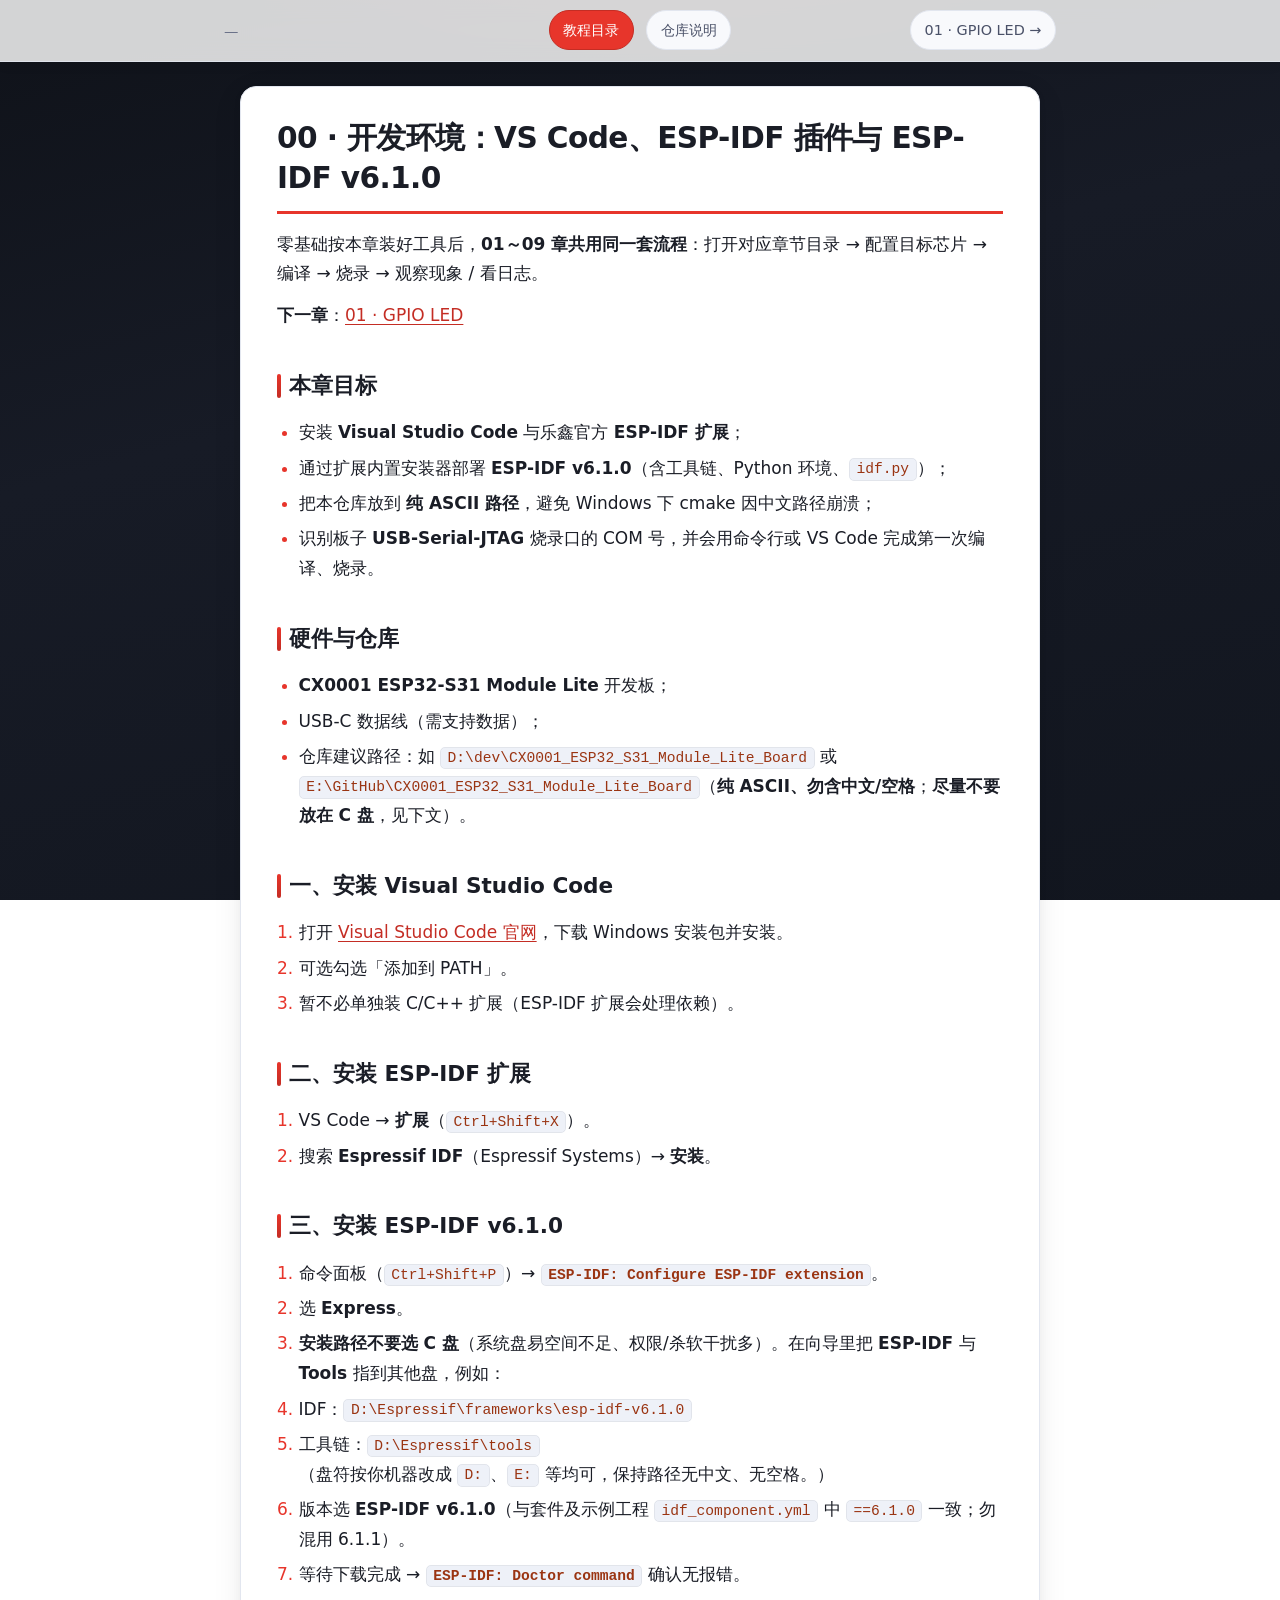
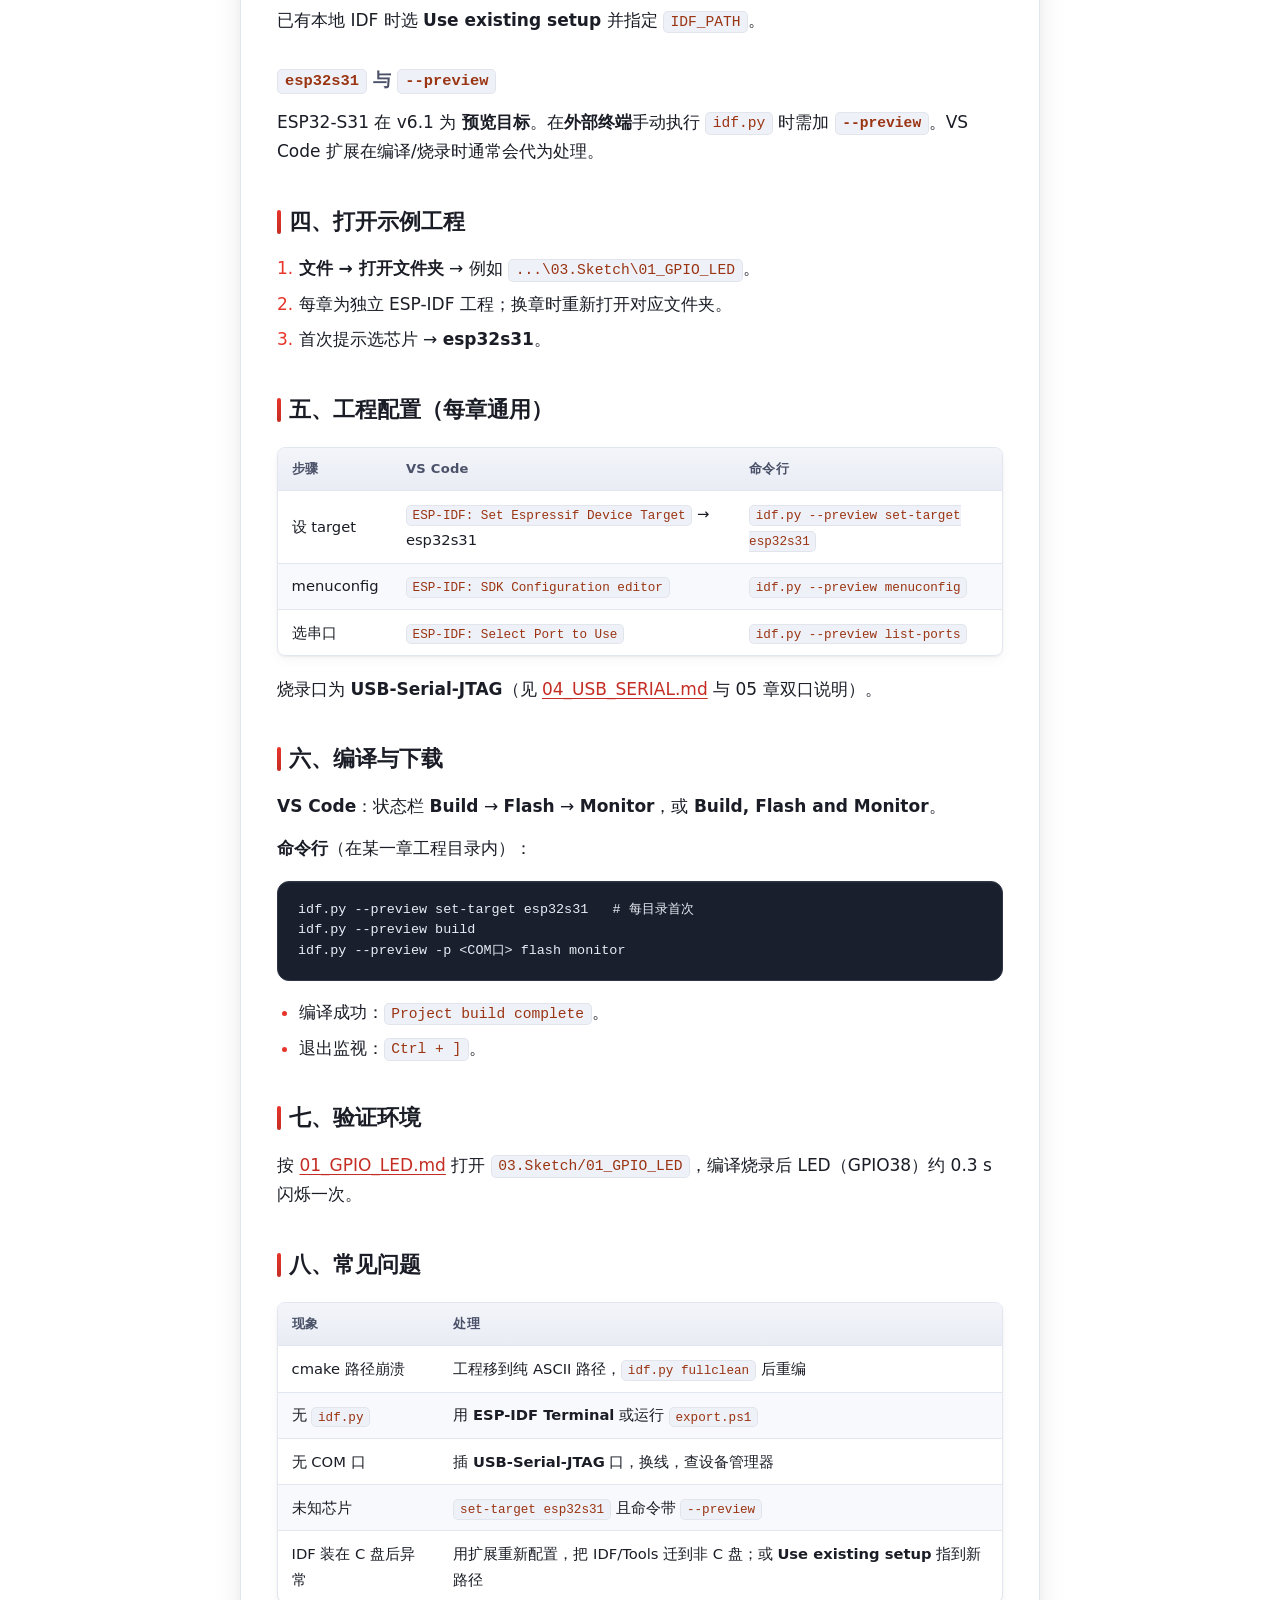
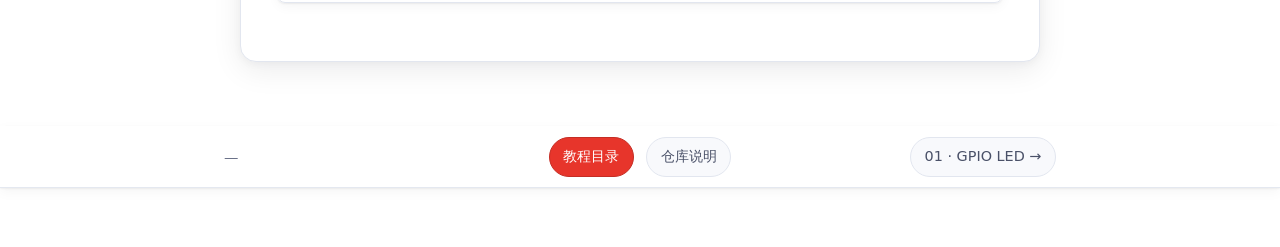
<file: 04.教程/00_开发环境.html>
<!DOCTYPE html>
<html lang="zh-CN">
<head>
  <meta charset="utf-8">
  <meta name="viewport" content="width=device-width, initial-scale=1">
  <title>00 · 开发环境：VS Code、ESP-IDF 插件与 ESP-IDF v6.1.0 — CX0001 教程</title>
  <meta name="theme-color" content="#171b26">
  <link rel="stylesheet" href="assets/style.css">
</head>
<body>
<nav class="site-nav" aria-label="章节导航">
  <div class="site-nav-inner">
    <div class="nav-prev"><span class="sep">—</span></div>
    <div class="nav-center">
      <a class="nav-pill nav-pill-primary" href="index.html">教程目录</a>
      <a class="nav-pill" href="https://github.com/Zhentao-Lin/CX0001_ESP32_S31_Module_Lite_Board">仓库说明</a>
    </div>
    <div class="nav-next"><a class="nav-pill" href="01_GPIO_LED.html">01 · GPIO LED →</a></div>
  </div>
</nav>
<main class="content">
<article class="prose">
<h1>00 · 开发环境：VS Code、ESP-IDF 插件与 ESP-IDF v6.1.0</h1>
<p>零基础按本章装好工具后，<strong>01～09 章共用同一套流程</strong>：打开对应章节目录 → 配置目标芯片 → 编译 → 烧录 → 观察现象 / 看日志。</p>
<p><strong>下一章</strong>：<a href="01_GPIO_LED.html">01 · GPIO LED</a></p>
<h2>本章目标</h2>
<ul>
<li>安装 <strong>Visual Studio Code</strong> 与乐鑫官方 <strong>ESP-IDF 扩展</strong>；</li>
<li>通过扩展内置安装器部署 <strong>ESP-IDF v6.1.0</strong>（含工具链、Python 环境、<code>idf.py</code>）；</li>
<li>把本仓库放到 <strong>纯 ASCII 路径</strong>，避免 Windows 下 cmake 因中文路径崩溃；</li>
<li>识别板子 <strong>USB-Serial-JTAG</strong> 烧录口的 COM 号，并会用命令行或 VS Code 完成第一次编译、烧录。</li>
</ul>
<h2>硬件与仓库</h2>
<ul>
<li><strong>CX0001 ESP32-S31 Module Lite</strong> 开发板；</li>
<li>USB-C 数据线（需支持数据）；</li>
<li>仓库建议路径：如 <code>D:\dev\CX0001_ESP32_S31_Module_Lite_Board</code> 或 <code>E:\GitHub\CX0001_ESP32_S31_Module_Lite_Board</code>（<strong>纯 ASCII、勿含中文/空格</strong>；<strong>尽量不要放在 C 盘</strong>，见下文）。</li>
</ul>
<h2>一、安装 Visual Studio Code</h2>
<ol>
<li>打开 <a href="https://code.visualstudio.com/">Visual Studio Code 官网</a>，下载 Windows 安装包并安装。</li>
<li>可选勾选「添加到 PATH」。</li>
<li>暂不必单独装 C/C++ 扩展（ESP-IDF 扩展会处理依赖）。</li>
</ol>
<h2>二、安装 ESP-IDF 扩展</h2>
<ol>
<li>VS Code → <strong>扩展</strong>（<code>Ctrl+Shift+X</code>）。</li>
<li>搜索 <strong>Espressif IDF</strong>（Espressif Systems）→ <strong>安装</strong>。</li>
</ol>
<h2>三、安装 ESP-IDF v6.1.0</h2>
<ol>
<li>命令面板（<code>Ctrl+Shift+P</code>）→ <strong><code>ESP-IDF: Configure ESP-IDF extension</code></strong>。</li>
<li>选 <strong>Express</strong>。</li>
<li><strong>安装路径不要选 C 盘</strong>（系统盘易空间不足、权限/杀软干扰多）。在向导里把 <strong>ESP-IDF</strong> 与 <strong>Tools</strong> 指到其他盘，例如：</li>
<li>IDF：<code>D:\Espressif\frameworks\esp-idf-v6.1.0</code></li>
<li>工具链：<code>D:\Espressif\tools</code><br>
   （盘符按你机器改成 <code>D:</code>、<code>E:</code> 等均可，保持路径无中文、无空格。）</li>
<li>版本选 <strong>ESP-IDF v6.1.0</strong>（与套件及示例工程 <code>idf_component.yml</code> 中 <code>==6.1.0</code> 一致；勿混用 6.1.1）。</li>
<li>等待下载完成 → <strong><code>ESP-IDF: Doctor command</code></strong> 确认无报错。</li>
</ol>
<p>已有本地 IDF 时选 <strong>Use existing setup</strong> 并指定 <code>IDF_PATH</code>。</p>
<h3><code>esp32s31</code> 与 <code>--preview</code></h3>
<p>ESP32-S31 在 v6.1 为 <strong>预览目标</strong>。在<strong>外部终端</strong>手动执行 <code>idf.py</code> 时需加 <strong><code>--preview</code></strong>。VS Code 扩展在编译/烧录时通常会代为处理。</p>
<h2>四、打开示例工程</h2>
<ol>
<li><strong>文件 → 打开文件夹</strong> → 例如 <code>...\03.Sketch\01_GPIO_LED</code>。</li>
<li>每章为独立 ESP-IDF 工程；换章时重新打开对应文件夹。</li>
<li>首次提示选芯片 → <strong>esp32s31</strong>。</li>
</ol>
<h2>五、工程配置（每章通用）</h2>
<table>
<thead>
<tr>
<th>步骤</th>
<th>VS Code</th>
<th>命令行</th>
</tr>
</thead>
<tbody>
<tr>
<td>设 target</td>
<td><code>ESP-IDF: Set Espressif Device Target</code> → esp32s31</td>
<td><code>idf.py --preview set-target esp32s31</code></td>
</tr>
<tr>
<td>menuconfig</td>
<td><code>ESP-IDF: SDK Configuration editor</code></td>
<td><code>idf.py --preview menuconfig</code></td>
</tr>
<tr>
<td>选串口</td>
<td><code>ESP-IDF: Select Port to Use</code></td>
<td><code>idf.py --preview list-ports</code></td>
</tr>
</tbody>
</table>
<p>烧录口为 <strong>USB-Serial-JTAG</strong>（见 <a href="04_USB_SERIAL.html">04_USB_SERIAL.md</a> 与 05 章双口说明）。</p>
<h2>六、编译与下载</h2>
<p><strong>VS Code</strong>：状态栏 <strong>Build</strong> → <strong>Flash</strong> → <strong>Monitor</strong>，或 <strong>Build, Flash and Monitor</strong>。</p>
<p><strong>命令行</strong>（在某一章工程目录内）：</p>
<pre><code class="language-powershell">idf.py --preview set-target esp32s31   # 每目录首次
idf.py --preview build
idf.py --preview -p &lt;COM口&gt; flash monitor
</code></pre>
<ul>
<li>编译成功：<code>Project build complete</code>。</li>
<li>退出监视：<code>Ctrl + ]</code>。</li>
</ul>
<h2>七、验证环境</h2>
<p>按 <a href="01_GPIO_LED.html">01_GPIO_LED.md</a> 打开 <code>03.Sketch/01_GPIO_LED</code>，编译烧录后 LED（GPIO38）约 0.3 s 闪烁一次。</p>
<h2>八、常见问题</h2>
<table>
<thead>
<tr>
<th>现象</th>
<th>处理</th>
</tr>
</thead>
<tbody>
<tr>
<td>cmake 路径崩溃</td>
<td>工程移到纯 ASCII 路径，<code>idf.py fullclean</code> 后重编</td>
</tr>
<tr>
<td>无 <code>idf.py</code></td>
<td>用 <strong>ESP-IDF Terminal</strong> 或运行 <code>export.ps1</code></td>
</tr>
<tr>
<td>无 COM 口</td>
<td>插 <strong>USB-Serial-JTAG</strong> 口，换线，查设备管理器</td>
</tr>
<tr>
<td>未知芯片</td>
<td><code>set-target esp32s31</code> 且命令带 <code>--preview</code></td>
</tr>
<tr>
<td>IDF 装在 C 盘后异常</td>
<td>用扩展重新配置，把 IDF/Tools 迁到非 C 盘；或 <strong>Use existing setup</strong> 指到新路径</td>
</tr>
</tbody>
</table>
</article>
</main>
<nav class="site-nav" aria-label="章节导航">
  <div class="site-nav-inner">
    <div class="nav-prev"><span class="sep">—</span></div>
    <div class="nav-center">
      <a class="nav-pill nav-pill-primary" href="index.html">教程目录</a>
      <a class="nav-pill" href="https://github.com/Zhentao-Lin/CX0001_ESP32_S31_Module_Lite_Board">仓库说明</a>
    </div>
    <div class="nav-next"><a class="nav-pill" href="01_GPIO_LED.html">01 · GPIO LED →</a></div>
  </div>
</nav>
<footer class="page-foot">CX0001 ESP32-S31 · ESP-IDF v6.1.0 教程（HTML 由 build_html.py 生成）</footer>
</body>
</html>
</file>
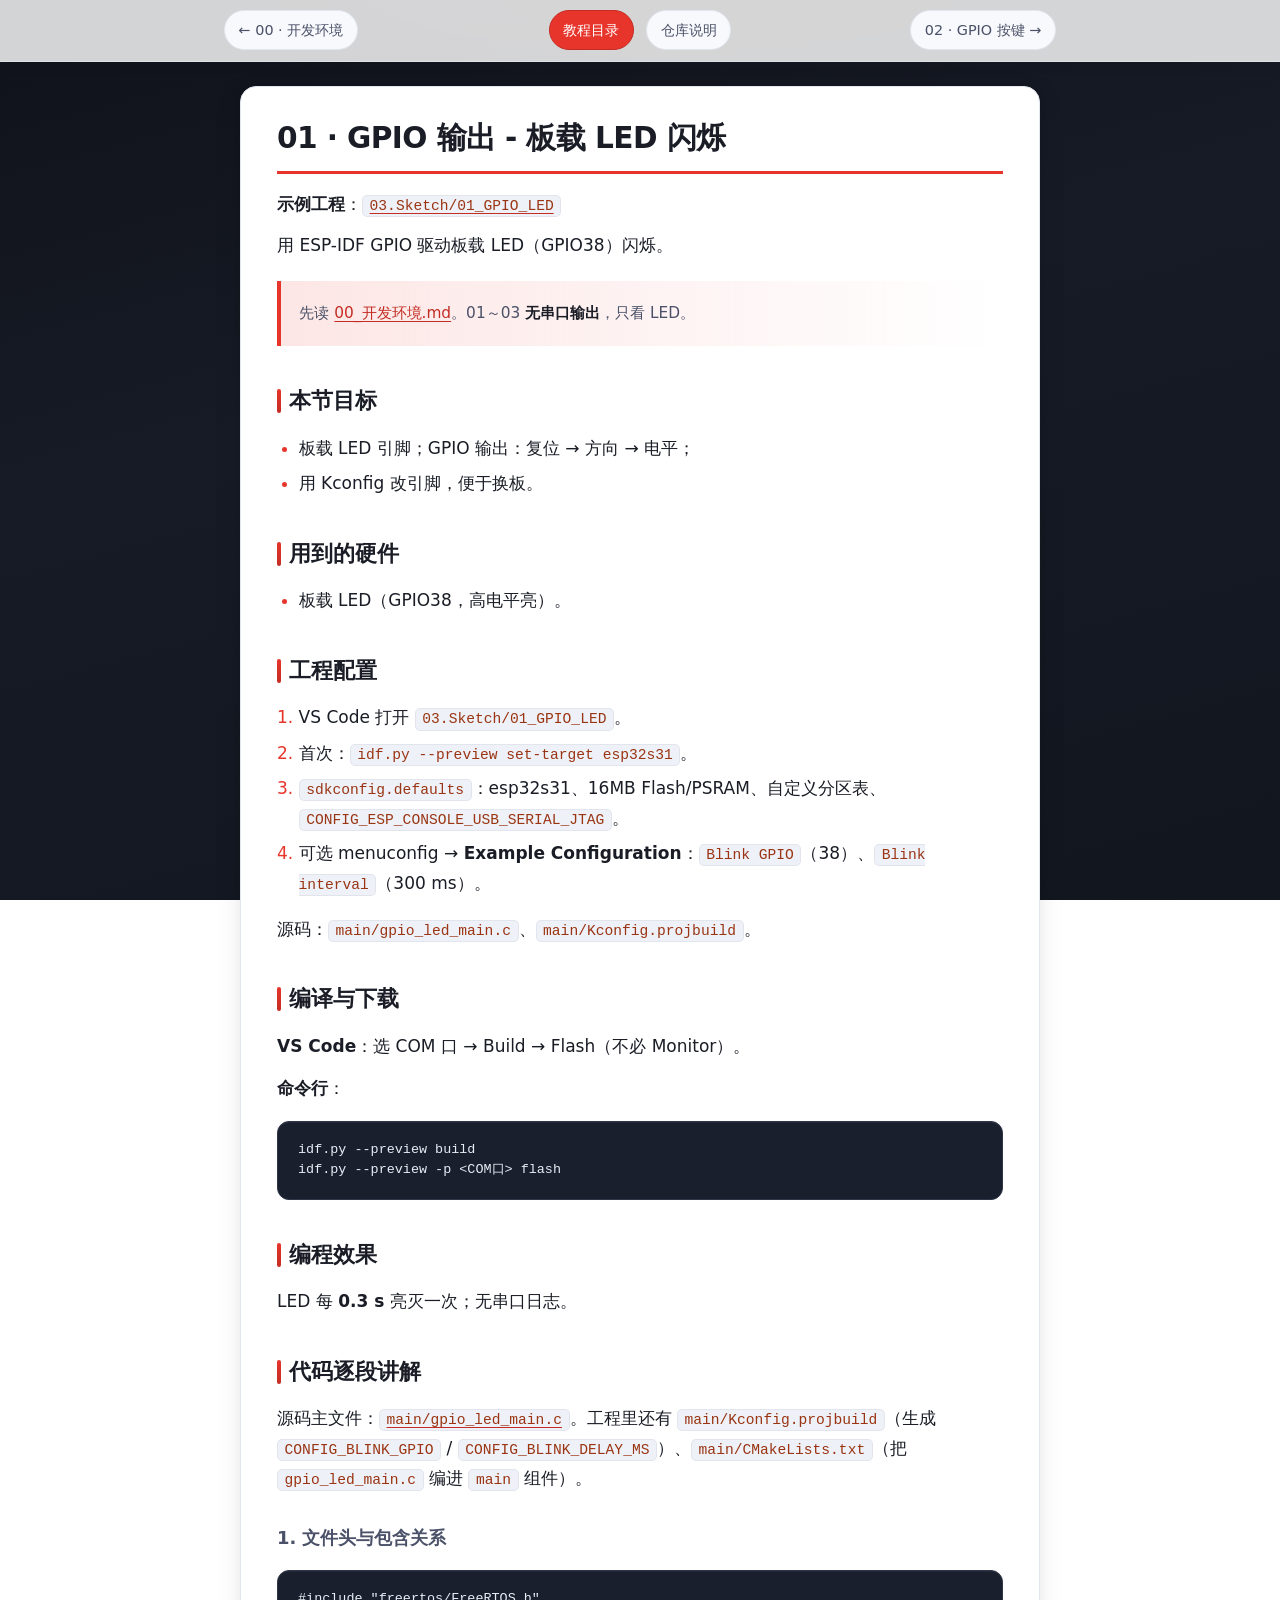
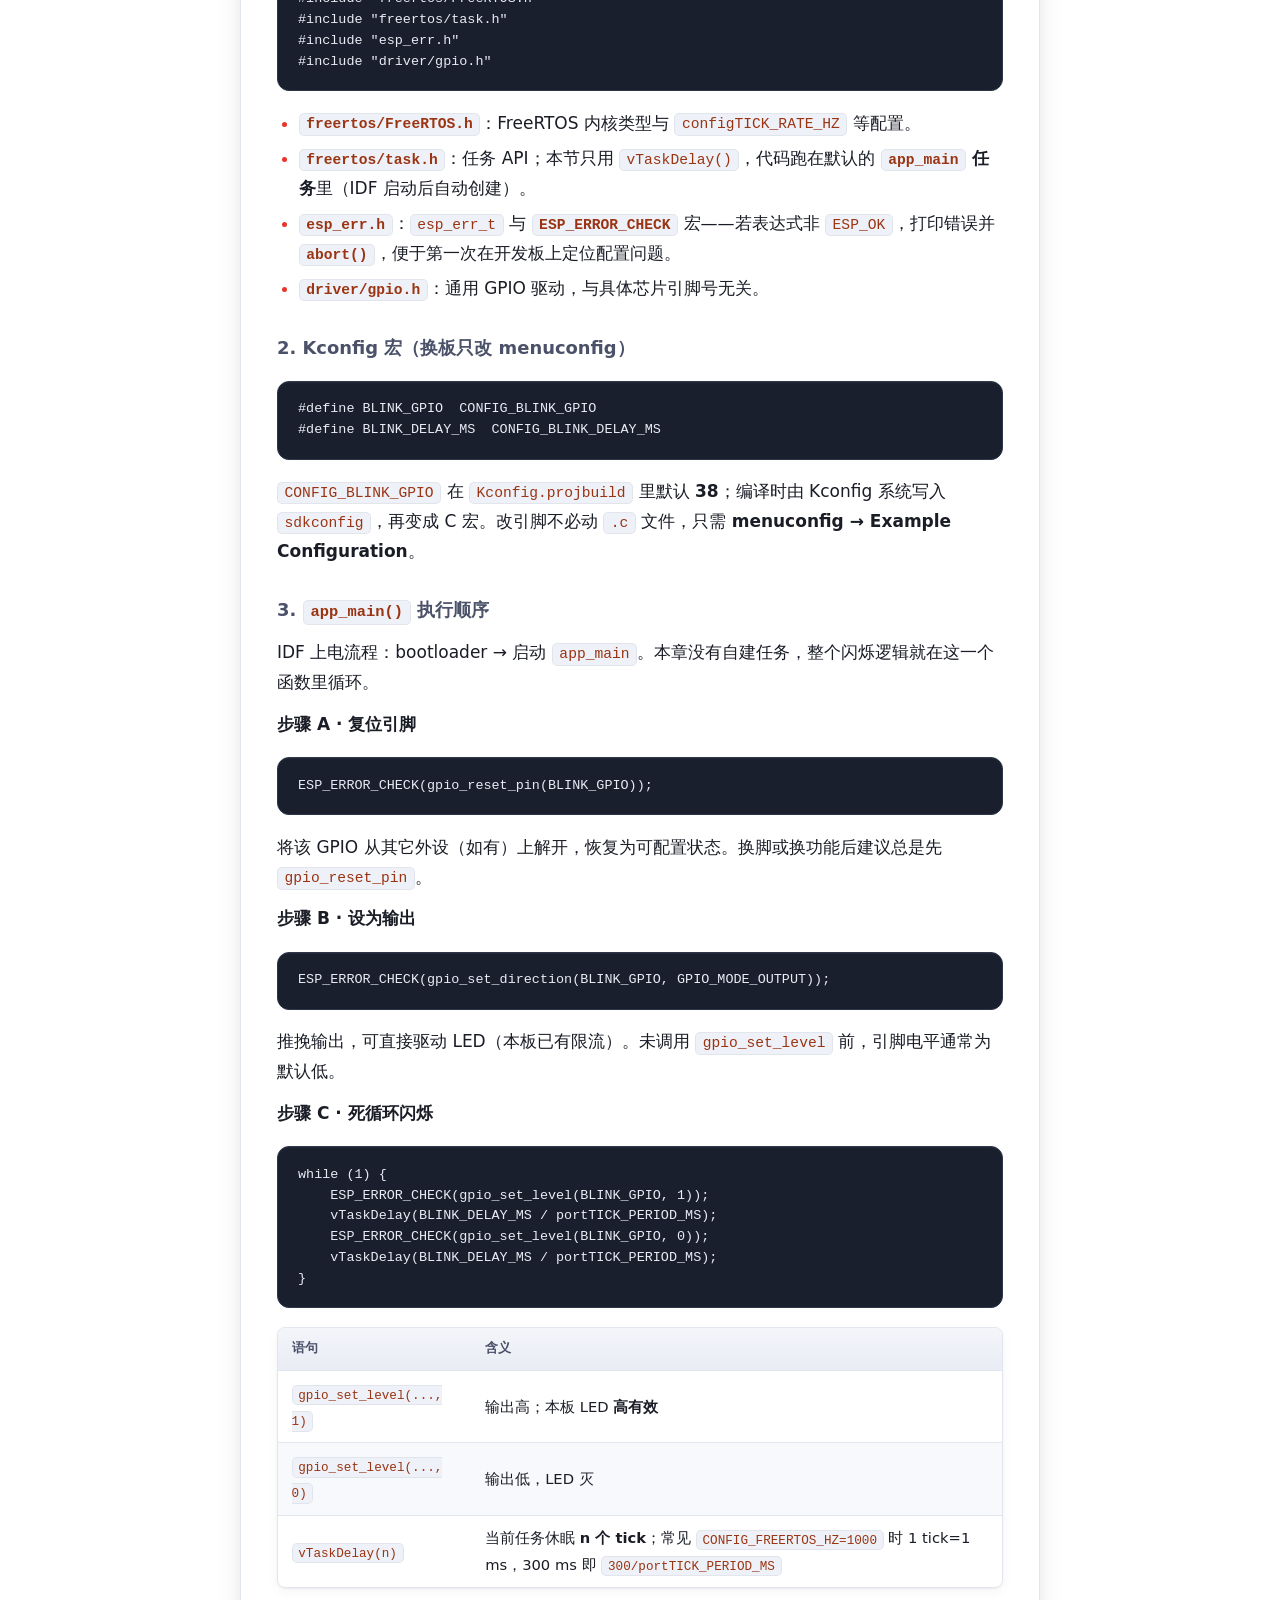
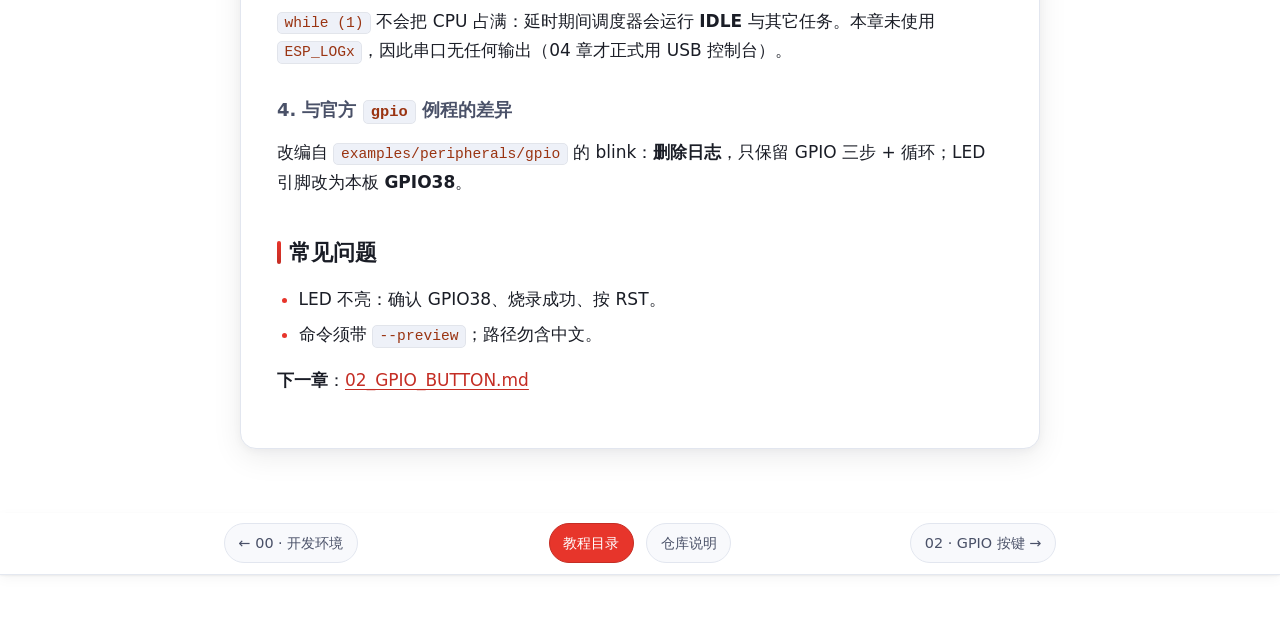
<file: 04.教程/01_GPIO_LED.html>
<!DOCTYPE html>
<html lang="zh-CN">
<head>
  <meta charset="utf-8">
  <meta name="viewport" content="width=device-width, initial-scale=1">
  <title>01 · GPIO 输出 - 板载 LED 闪烁 — CX0001 教程</title>
  <meta name="theme-color" content="#171b26">
  <link rel="stylesheet" href="assets/style.css">
</head>
<body>
<nav class="site-nav" aria-label="章节导航">
  <div class="site-nav-inner">
    <div class="nav-prev"><a class="nav-pill" href="00_开发环境.html">← 00 · 开发环境</a></div>
    <div class="nav-center">
      <a class="nav-pill nav-pill-primary" href="index.html">教程目录</a>
      <a class="nav-pill" href="https://github.com/Zhentao-Lin/CX0001_ESP32_S31_Module_Lite_Board">仓库说明</a>
    </div>
    <div class="nav-next"><a class="nav-pill" href="02_GPIO_BUTTON.html">02 · GPIO 按键 →</a></div>
  </div>
</nav>
<main class="content">
<article class="prose">
<h1>01 · GPIO 输出 - 板载 LED 闪烁</h1>
<p><strong>示例工程</strong>：<a href="https://github.com/Zhentao-Lin/CX0001_ESP32_S31_Module_Lite_Board/tree/main/03.Sketch/01_GPIO_LED"><code>03.Sketch/01_GPIO_LED</code></a></p>
<p>用 ESP-IDF GPIO 驱动板载 LED（GPIO38）闪烁。</p>
<blockquote>
<p>先读 <a href="00_开发环境.html">00_开发环境.md</a>。01～03 <strong>无串口输出</strong>，只看 LED。</p>
</blockquote>
<h2>本节目标</h2>
<ul>
<li>板载 LED 引脚；GPIO 输出：复位 → 方向 → 电平；</li>
<li>用 Kconfig 改引脚，便于换板。</li>
</ul>
<h2>用到的硬件</h2>
<ul>
<li>板载 LED（GPIO38，高电平亮）。</li>
</ul>
<h2>工程配置</h2>
<ol>
<li>VS Code 打开 <code>03.Sketch/01_GPIO_LED</code>。</li>
<li>首次：<code>idf.py --preview set-target esp32s31</code>。</li>
<li><code>sdkconfig.defaults</code>：esp32s31、16MB Flash/PSRAM、自定义分区表、<code>CONFIG_ESP_CONSOLE_USB_SERIAL_JTAG</code>。</li>
<li>可选 menuconfig → <strong>Example Configuration</strong>：<code>Blink GPIO</code>（38）、<code>Blink interval</code>（300 ms）。</li>
</ol>
<p>源码：<code>main/gpio_led_main.c</code>、<code>main/Kconfig.projbuild</code>。</p>
<h2>编译与下载</h2>
<p><strong>VS Code</strong>：选 COM 口 → Build → Flash（不必 Monitor）。</p>
<p><strong>命令行</strong>：</p>
<pre><code class="language-powershell">idf.py --preview build
idf.py --preview -p &lt;COM口&gt; flash
</code></pre>
<h2>编程效果</h2>
<p>LED 每 <strong>0.3 s</strong> 亮灭一次；无串口日志。</p>
<h2>代码逐段讲解</h2>
<p>源码主文件：<a href="https://github.com/Zhentao-Lin/CX0001_ESP32_S31_Module_Lite_Board/blob/main/03.Sketch/01_GPIO_LED/main/gpio_led_main.c"><code>main/gpio_led_main.c</code></a>。工程里还有 <code>main/Kconfig.projbuild</code>（生成 <code>CONFIG_BLINK_GPIO</code> / <code>CONFIG_BLINK_DELAY_MS</code>）、<code>main/CMakeLists.txt</code>（把 <code>gpio_led_main.c</code> 编进 <code>main</code> 组件）。</p>
<h3>1. 文件头与包含关系</h3>
<pre><code class="language-c">#include &quot;freertos/FreeRTOS.h&quot;
#include &quot;freertos/task.h&quot;
#include &quot;esp_err.h&quot;
#include &quot;driver/gpio.h&quot;
</code></pre>
<ul>
<li><strong><code>freertos/FreeRTOS.h</code></strong>：FreeRTOS 内核类型与 <code>configTICK_RATE_HZ</code> 等配置。</li>
<li><strong><code>freertos/task.h</code></strong>：任务 API；本节只用 <code>vTaskDelay()</code>，代码跑在默认的 <strong><code>app_main</code> 任务</strong>里（IDF 启动后自动创建）。</li>
<li><strong><code>esp_err.h</code></strong>：<code>esp_err_t</code> 与 <strong><code>ESP_ERROR_CHECK</code></strong> 宏——若表达式非 <code>ESP_OK</code>，打印错误并 <strong><code>abort()</code></strong>，便于第一次在开发板上定位配置问题。</li>
<li><strong><code>driver/gpio.h</code></strong>：通用 GPIO 驱动，与具体芯片引脚号无关。</li>
</ul>
<h3>2. Kconfig 宏（换板只改 menuconfig）</h3>
<pre><code class="language-c">#define BLINK_GPIO  CONFIG_BLINK_GPIO
#define BLINK_DELAY_MS  CONFIG_BLINK_DELAY_MS
</code></pre>
<p><code>CONFIG_BLINK_GPIO</code> 在 <code>Kconfig.projbuild</code> 里默认 <strong>38</strong>；编译时由 Kconfig 系统写入 <code>sdkconfig</code>，再变成 C 宏。改引脚不必动 <code>.c</code> 文件，只需 <strong>menuconfig → Example Configuration</strong>。</p>
<h3>3. <code>app_main()</code> 执行顺序</h3>
<p>IDF 上电流程：bootloader → 启动 <code>app_main</code>。本章没有自建任务，整个闪烁逻辑就在这一个函数里循环。</p>
<p><strong>步骤 A · 复位引脚</strong></p>
<pre><code class="language-c">ESP_ERROR_CHECK(gpio_reset_pin(BLINK_GPIO));
</code></pre>
<p>将该 GPIO 从其它外设（如有）上解开，恢复为可配置状态。换脚或换功能后建议总是先 <code>gpio_reset_pin</code>。</p>
<p><strong>步骤 B · 设为输出</strong></p>
<pre><code class="language-c">ESP_ERROR_CHECK(gpio_set_direction(BLINK_GPIO, GPIO_MODE_OUTPUT));
</code></pre>
<p>推挽输出，可直接驱动 LED（本板已有限流）。未调用 <code>gpio_set_level</code> 前，引脚电平通常为默认低。</p>
<p><strong>步骤 C · 死循环闪烁</strong></p>
<pre><code class="language-c">while (1) {
    ESP_ERROR_CHECK(gpio_set_level(BLINK_GPIO, 1));
    vTaskDelay(BLINK_DELAY_MS / portTICK_PERIOD_MS);
    ESP_ERROR_CHECK(gpio_set_level(BLINK_GPIO, 0));
    vTaskDelay(BLINK_DELAY_MS / portTICK_PERIOD_MS);
}
</code></pre>
<table>
<thead>
<tr>
<th>语句</th>
<th>含义</th>
</tr>
</thead>
<tbody>
<tr>
<td><code>gpio_set_level(..., 1)</code></td>
<td>输出高；本板 LED <strong>高有效</strong></td>
</tr>
<tr>
<td><code>gpio_set_level(..., 0)</code></td>
<td>输出低，LED 灭</td>
</tr>
<tr>
<td><code>vTaskDelay(n)</code></td>
<td>当前任务休眠 <strong>n 个 tick</strong>；常见 <code>CONFIG_FREERTOS_HZ=1000</code> 时 1 tick=1 ms，300 ms 即 <code>300/portTICK_PERIOD_MS</code></td>
</tr>
</tbody>
</table>
<p><code>while (1)</code> 不会把 CPU 占满：延时期间调度器会运行 <strong>IDLE</strong> 与其它任务。本章未使用 <code>ESP_LOGx</code>，因此串口无任何输出（04 章才正式用 USB 控制台）。</p>
<h3>4. 与官方 <code>gpio</code> 例程的差异</h3>
<p>改编自 <code>examples/peripherals/gpio</code> 的 blink：<strong>删除日志</strong>，只保留 GPIO 三步 + 循环；LED 引脚改为本板 <strong>GPIO38</strong>。</p>
<h2>常见问题</h2>
<ul>
<li>LED 不亮：确认 GPIO38、烧录成功、按 RST。</li>
<li>命令须带 <code>--preview</code>；路径勿含中文。</li>
</ul>
<p><strong>下一章</strong>：<a href="02_GPIO_BUTTON.html">02_GPIO_BUTTON.md</a></p>
</article>
</main>
<nav class="site-nav" aria-label="章节导航">
  <div class="site-nav-inner">
    <div class="nav-prev"><a class="nav-pill" href="00_开发环境.html">← 00 · 开发环境</a></div>
    <div class="nav-center">
      <a class="nav-pill nav-pill-primary" href="index.html">教程目录</a>
      <a class="nav-pill" href="https://github.com/Zhentao-Lin/CX0001_ESP32_S31_Module_Lite_Board">仓库说明</a>
    </div>
    <div class="nav-next"><a class="nav-pill" href="02_GPIO_BUTTON.html">02 · GPIO 按键 →</a></div>
  </div>
</nav>
<footer class="page-foot">CX0001 ESP32-S31 · ESP-IDF v6.1.0 教程（HTML 由 build_html.py 生成）</footer>
</body>
</html>
</file>
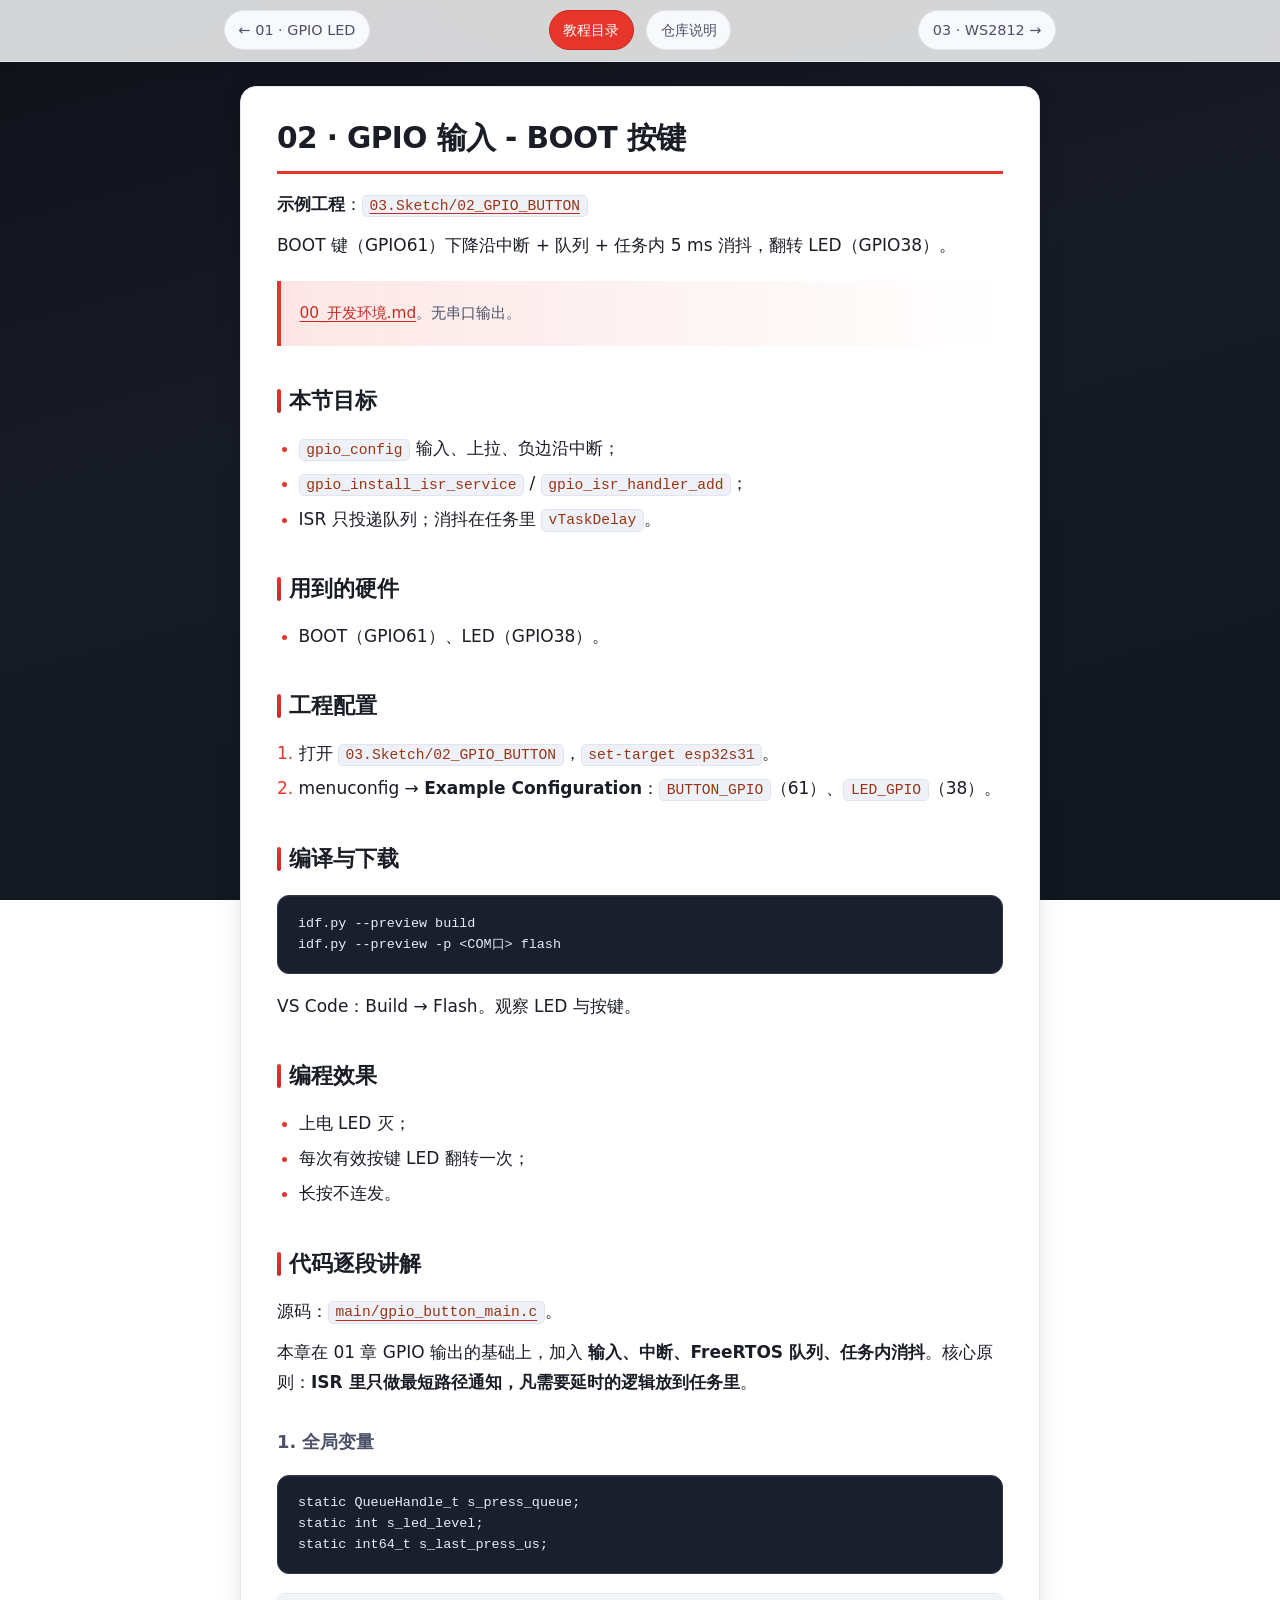
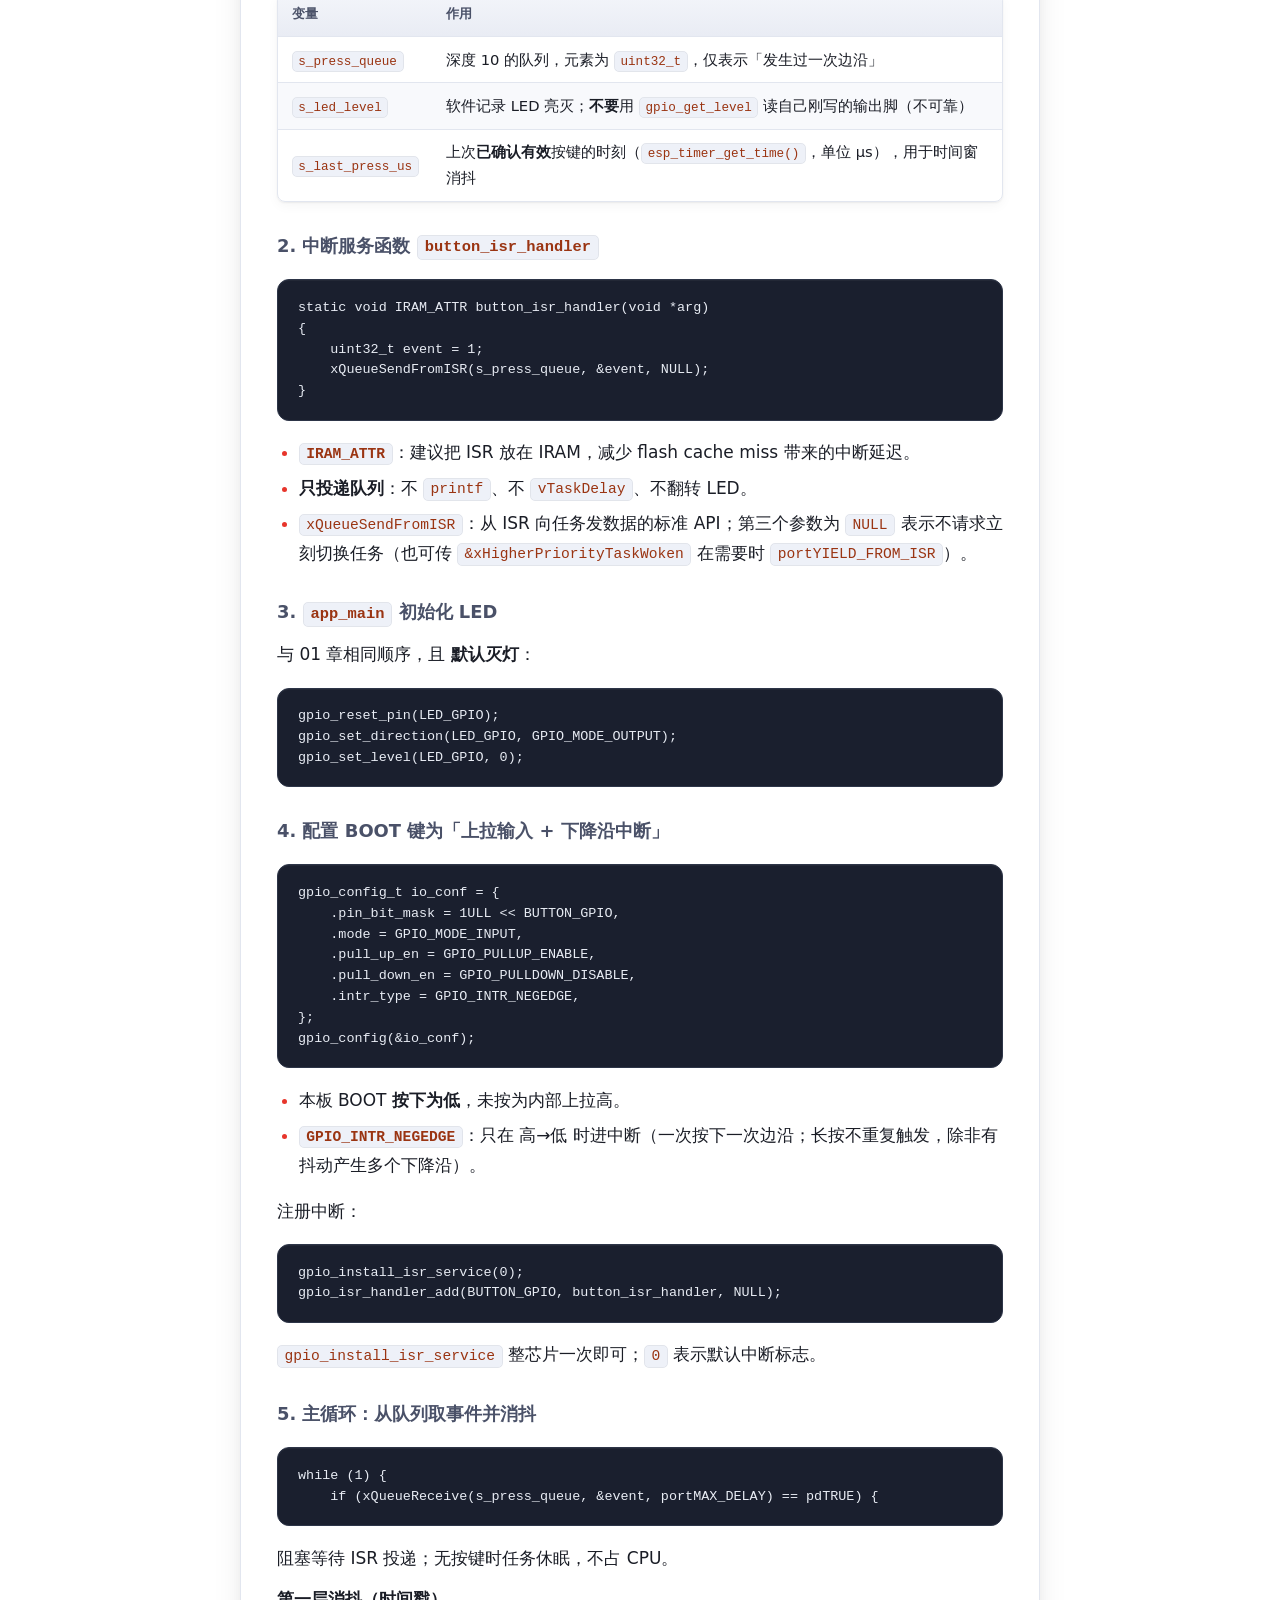
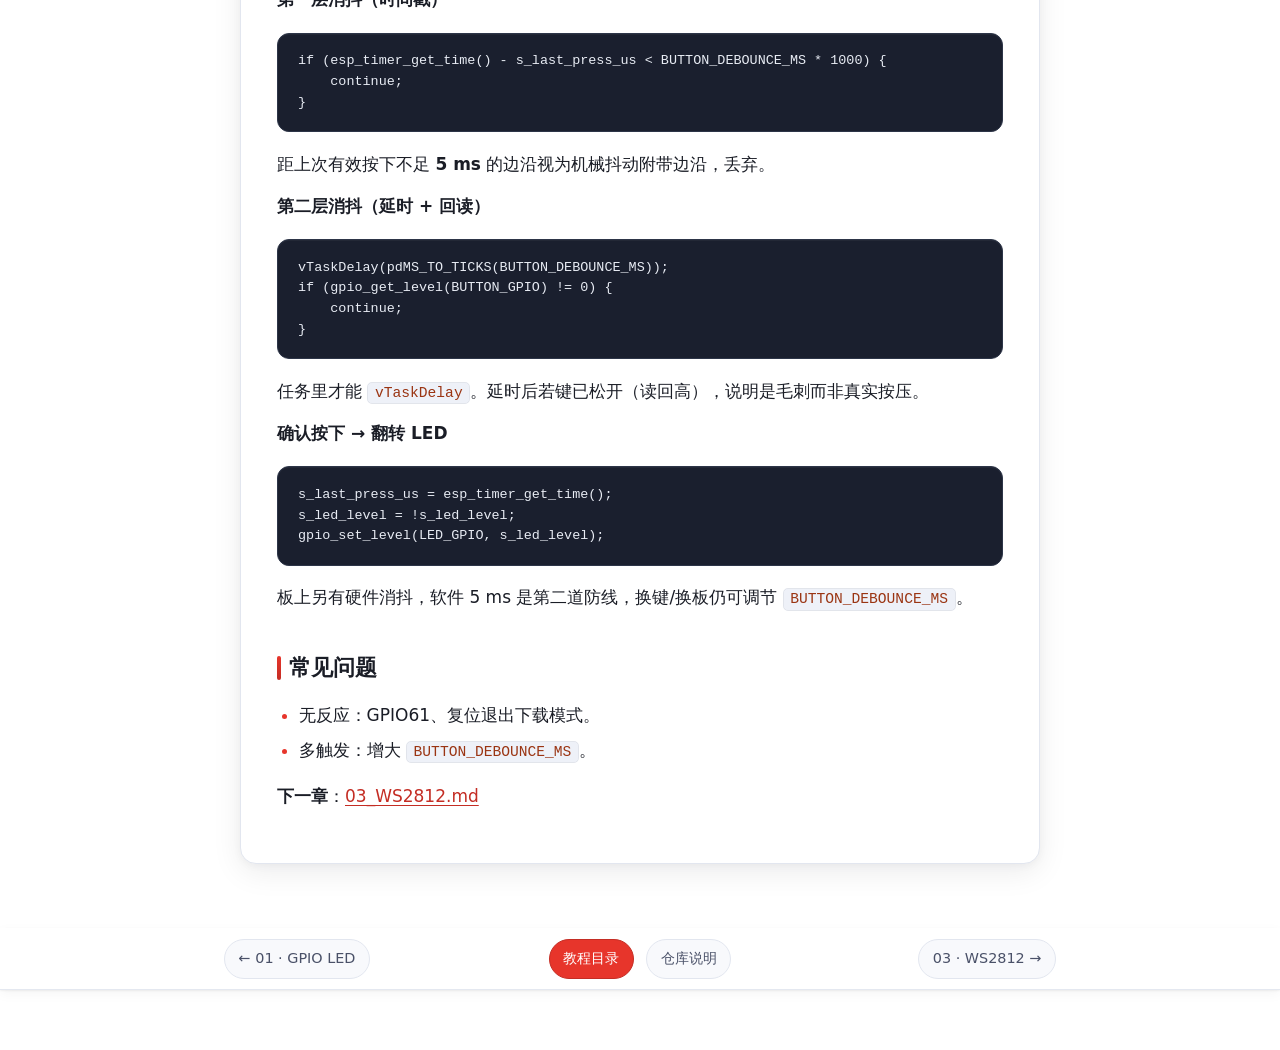
<file: 04.教程/02_GPIO_BUTTON.html>
<!DOCTYPE html>
<html lang="zh-CN">
<head>
  <meta charset="utf-8">
  <meta name="viewport" content="width=device-width, initial-scale=1">
  <title>02 · GPIO 输入 - BOOT 按键 — CX0001 教程</title>
  <meta name="theme-color" content="#171b26">
  <link rel="stylesheet" href="assets/style.css">
</head>
<body>
<nav class="site-nav" aria-label="章节导航">
  <div class="site-nav-inner">
    <div class="nav-prev"><a class="nav-pill" href="01_GPIO_LED.html">← 01 · GPIO LED</a></div>
    <div class="nav-center">
      <a class="nav-pill nav-pill-primary" href="index.html">教程目录</a>
      <a class="nav-pill" href="https://github.com/Zhentao-Lin/CX0001_ESP32_S31_Module_Lite_Board">仓库说明</a>
    </div>
    <div class="nav-next"><a class="nav-pill" href="03_WS2812.html">03 · WS2812 →</a></div>
  </div>
</nav>
<main class="content">
<article class="prose">
<h1>02 · GPIO 输入 - BOOT 按键</h1>
<p><strong>示例工程</strong>：<a href="https://github.com/Zhentao-Lin/CX0001_ESP32_S31_Module_Lite_Board/tree/main/03.Sketch/02_GPIO_BUTTON"><code>03.Sketch/02_GPIO_BUTTON</code></a></p>
<p>BOOT 键（GPIO61）下降沿中断 + 队列 + 任务内 5 ms 消抖，翻转 LED（GPIO38）。</p>
<blockquote>
<p><a href="00_开发环境.html">00_开发环境.md</a>。无串口输出。</p>
</blockquote>
<h2>本节目标</h2>
<ul>
<li><code>gpio_config</code> 输入、上拉、负边沿中断；</li>
<li><code>gpio_install_isr_service</code> / <code>gpio_isr_handler_add</code>；</li>
<li>ISR 只投递队列；消抖在任务里 <code>vTaskDelay</code>。</li>
</ul>
<h2>用到的硬件</h2>
<ul>
<li>BOOT（GPIO61）、LED（GPIO38）。</li>
</ul>
<h2>工程配置</h2>
<ol>
<li>打开 <code>03.Sketch/02_GPIO_BUTTON</code>，<code>set-target esp32s31</code>。</li>
<li>menuconfig → <strong>Example Configuration</strong>：<code>BUTTON_GPIO</code>（61）、<code>LED_GPIO</code>（38）。</li>
</ol>
<h2>编译与下载</h2>
<pre><code class="language-powershell">idf.py --preview build
idf.py --preview -p &lt;COM口&gt; flash
</code></pre>
<p>VS Code：Build → Flash。观察 LED 与按键。</p>
<h2>编程效果</h2>
<ul>
<li>上电 LED 灭；</li>
<li>每次有效按键 LED 翻转一次；</li>
<li>长按不连发。</li>
</ul>
<h2>代码逐段讲解</h2>
<p>源码：<a href="https://github.com/Zhentao-Lin/CX0001_ESP32_S31_Module_Lite_Board/blob/main/03.Sketch/02_GPIO_BUTTON/main/gpio_button_main.c"><code>main/gpio_button_main.c</code></a>。</p>
<p>本章在 01 章 GPIO 输出的基础上，加入 <strong>输入、中断、FreeRTOS 队列、任务内消抖</strong>。核心原则：<strong>ISR 里只做最短路径通知，凡需要延时的逻辑放到任务里</strong>。</p>
<h3>1. 全局变量</h3>
<pre><code class="language-c">static QueueHandle_t s_press_queue;
static int s_led_level;
static int64_t s_last_press_us;
</code></pre>
<table>
<thead>
<tr>
<th>变量</th>
<th>作用</th>
</tr>
</thead>
<tbody>
<tr>
<td><code>s_press_queue</code></td>
<td>深度 10 的队列，元素为 <code>uint32_t</code>，仅表示「发生过一次边沿」</td>
</tr>
<tr>
<td><code>s_led_level</code></td>
<td>软件记录 LED 亮灭；<strong>不要</strong>用 <code>gpio_get_level</code> 读自己刚写的输出脚（不可靠）</td>
</tr>
<tr>
<td><code>s_last_press_us</code></td>
<td>上次<strong>已确认有效</strong>按键的时刻（<code>esp_timer_get_time()</code>，单位 µs），用于时间窗消抖</td>
</tr>
</tbody>
</table>
<h3>2. 中断服务函数 <code>button_isr_handler</code></h3>
<pre><code class="language-c">static void IRAM_ATTR button_isr_handler(void *arg)
{
    uint32_t event = 1;
    xQueueSendFromISR(s_press_queue, &amp;event, NULL);
}
</code></pre>
<ul>
<li><strong><code>IRAM_ATTR</code></strong>：建议把 ISR 放在 IRAM，减少 flash cache miss 带来的中断延迟。</li>
<li><strong>只投递队列</strong>：不 <code>printf</code>、不 <code>vTaskDelay</code>、不翻转 LED。</li>
<li><code>xQueueSendFromISR</code>：从 ISR 向任务发数据的标准 API；第三个参数为 <code>NULL</code> 表示不请求立刻切换任务（也可传 <code>&amp;xHigherPriorityTaskWoken</code> 在需要时 <code>portYIELD_FROM_ISR</code>）。</li>
</ul>
<h3>3. <code>app_main</code> 初始化 LED</h3>
<p>与 01 章相同顺序，且 <strong>默认灭灯</strong>：</p>
<pre><code class="language-c">gpio_reset_pin(LED_GPIO);
gpio_set_direction(LED_GPIO, GPIO_MODE_OUTPUT);
gpio_set_level(LED_GPIO, 0);
</code></pre>
<h3>4. 配置 BOOT 键为「上拉输入 + 下降沿中断」</h3>
<pre><code class="language-c">gpio_config_t io_conf = {
    .pin_bit_mask = 1ULL &lt;&lt; BUTTON_GPIO,
    .mode = GPIO_MODE_INPUT,
    .pull_up_en = GPIO_PULLUP_ENABLE,
    .pull_down_en = GPIO_PULLDOWN_DISABLE,
    .intr_type = GPIO_INTR_NEGEDGE,
};
gpio_config(&amp;io_conf);
</code></pre>
<ul>
<li>本板 BOOT <strong>按下为低</strong>，未按为内部上拉高。</li>
<li><strong><code>GPIO_INTR_NEGEDGE</code></strong>：只在 高→低 时进中断（一次按下一次边沿；长按不重复触发，除非有抖动产生多个下降沿）。</li>
</ul>
<p>注册中断：</p>
<pre><code class="language-c">gpio_install_isr_service(0);
gpio_isr_handler_add(BUTTON_GPIO, button_isr_handler, NULL);
</code></pre>
<p><code>gpio_install_isr_service</code> 整芯片一次即可；<code>0</code> 表示默认中断标志。</p>
<h3>5. 主循环：从队列取事件并消抖</h3>
<pre><code class="language-c">while (1) {
    if (xQueueReceive(s_press_queue, &amp;event, portMAX_DELAY) == pdTRUE) {
</code></pre>
<p>阻塞等待 ISR 投递；无按键时任务休眠，不占 CPU。</p>
<p><strong>第一层消抖（时间戳）</strong></p>
<pre><code class="language-c">if (esp_timer_get_time() - s_last_press_us &lt; BUTTON_DEBOUNCE_MS * 1000) {
    continue;
}
</code></pre>
<p>距上次有效按下不足 <strong>5 ms</strong> 的边沿视为机械抖动附带边沿，丢弃。</p>
<p><strong>第二层消抖（延时 + 回读）</strong></p>
<pre><code class="language-c">vTaskDelay(pdMS_TO_TICKS(BUTTON_DEBOUNCE_MS));
if (gpio_get_level(BUTTON_GPIO) != 0) {
    continue;
}
</code></pre>
<p>任务里才能 <code>vTaskDelay</code>。延时后若键已松开（读回高），说明是毛刺而非真实按压。</p>
<p><strong>确认按下 → 翻转 LED</strong></p>
<pre><code class="language-c">s_last_press_us = esp_timer_get_time();
s_led_level = !s_led_level;
gpio_set_level(LED_GPIO, s_led_level);
</code></pre>
<p>板上另有硬件消抖，软件 5 ms 是第二道防线，换键/换板仍可调节 <code>BUTTON_DEBOUNCE_MS</code>。</p>
<h2>常见问题</h2>
<ul>
<li>无反应：GPIO61、复位退出下载模式。</li>
<li>多触发：增大 <code>BUTTON_DEBOUNCE_MS</code>。</li>
</ul>
<p><strong>下一章</strong>：<a href="03_WS2812.html">03_WS2812.md</a></p>
</article>
</main>
<nav class="site-nav" aria-label="章节导航">
  <div class="site-nav-inner">
    <div class="nav-prev"><a class="nav-pill" href="01_GPIO_LED.html">← 01 · GPIO LED</a></div>
    <div class="nav-center">
      <a class="nav-pill nav-pill-primary" href="index.html">教程目录</a>
      <a class="nav-pill" href="https://github.com/Zhentao-Lin/CX0001_ESP32_S31_Module_Lite_Board">仓库说明</a>
    </div>
    <div class="nav-next"><a class="nav-pill" href="03_WS2812.html">03 · WS2812 →</a></div>
  </div>
</nav>
<footer class="page-foot">CX0001 ESP32-S31 · ESP-IDF v6.1.0 教程（HTML 由 build_html.py 生成）</footer>
</body>
</html>
</file>
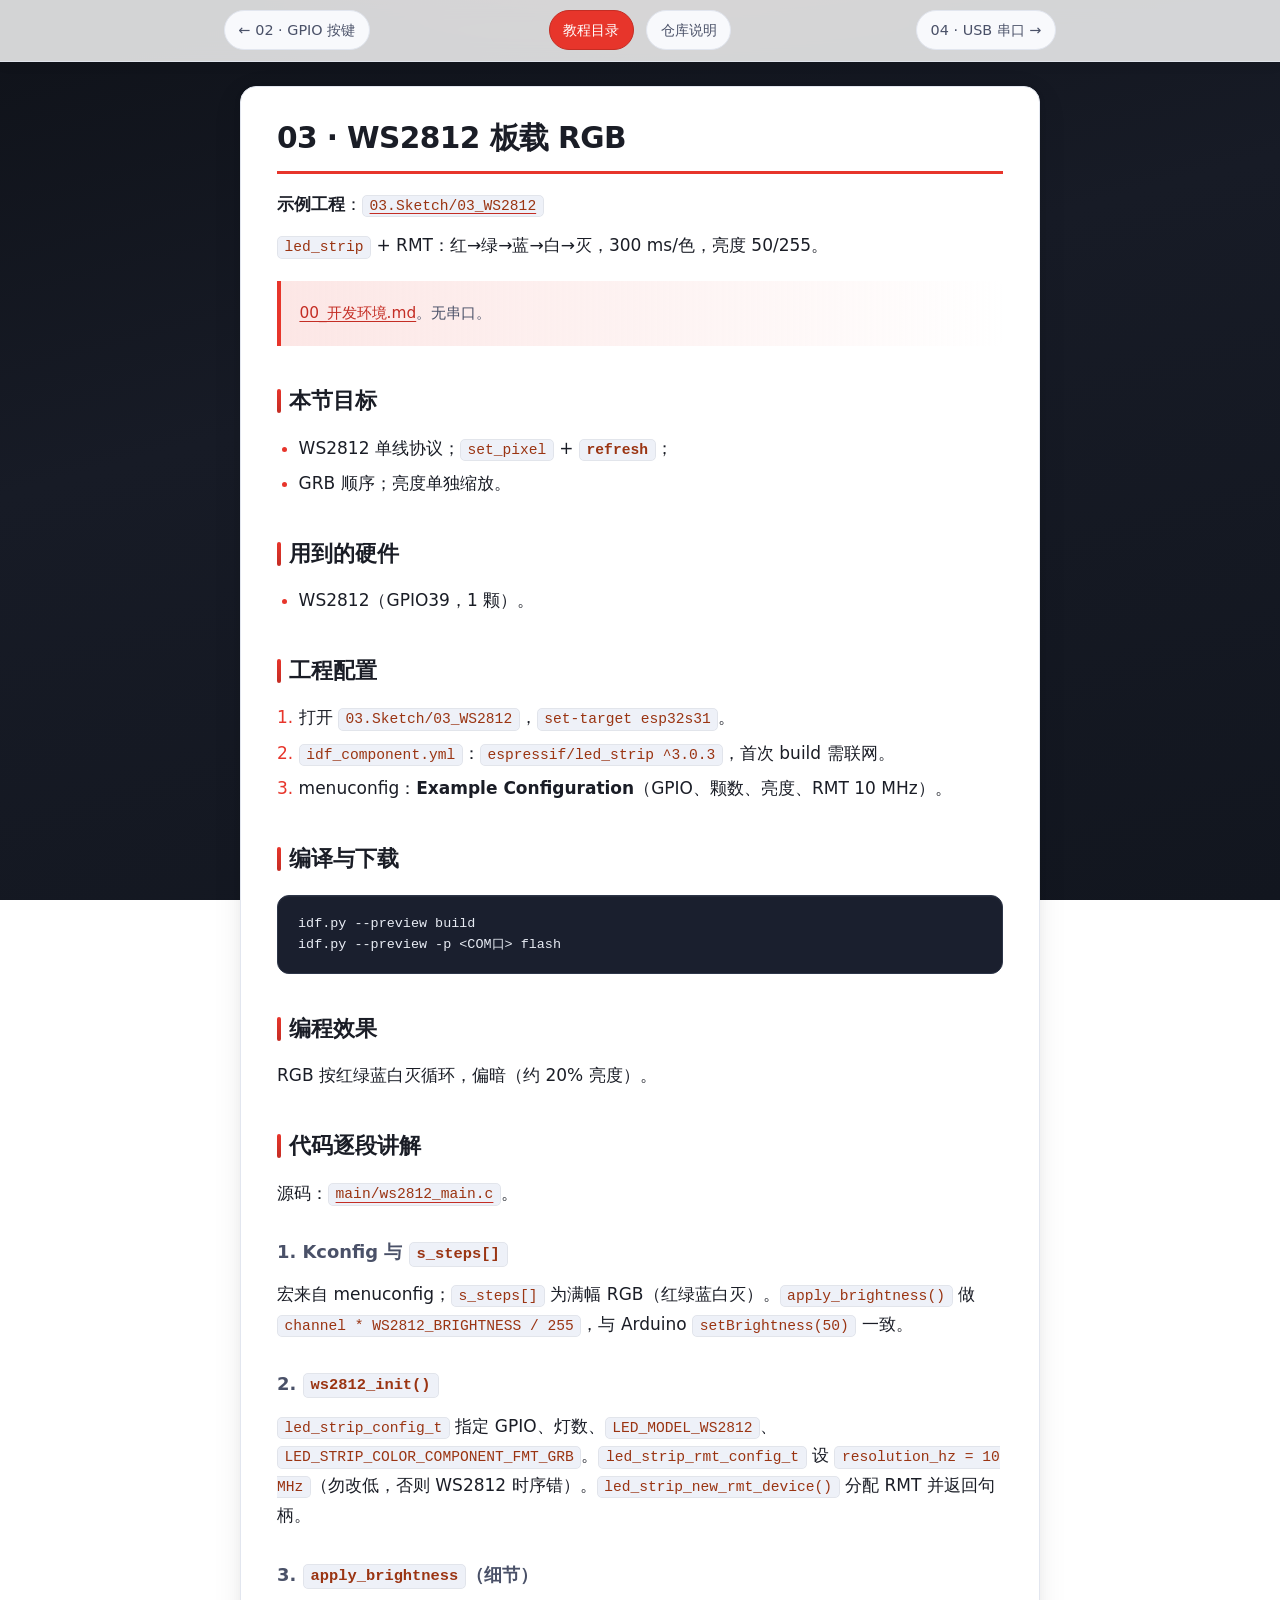
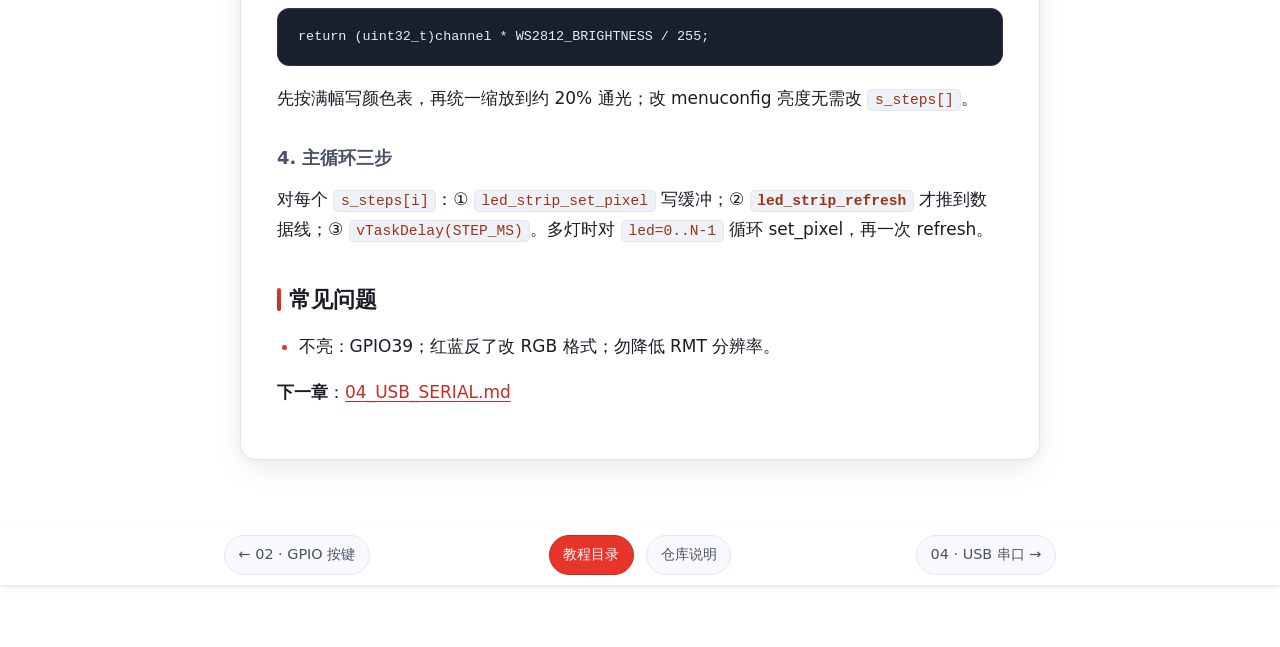
<file: 04.教程/03_WS2812.html>
<!DOCTYPE html>
<html lang="zh-CN">
<head>
  <meta charset="utf-8">
  <meta name="viewport" content="width=device-width, initial-scale=1">
  <title>03 · WS2812 板载 RGB — CX0001 教程</title>
  <meta name="theme-color" content="#171b26">
  <link rel="stylesheet" href="assets/style.css">
</head>
<body>
<nav class="site-nav" aria-label="章节导航">
  <div class="site-nav-inner">
    <div class="nav-prev"><a class="nav-pill" href="02_GPIO_BUTTON.html">← 02 · GPIO 按键</a></div>
    <div class="nav-center">
      <a class="nav-pill nav-pill-primary" href="index.html">教程目录</a>
      <a class="nav-pill" href="https://github.com/Zhentao-Lin/CX0001_ESP32_S31_Module_Lite_Board">仓库说明</a>
    </div>
    <div class="nav-next"><a class="nav-pill" href="04_USB_SERIAL.html">04 · USB 串口 →</a></div>
  </div>
</nav>
<main class="content">
<article class="prose">
<h1>03 · WS2812 板载 RGB</h1>
<p><strong>示例工程</strong>：<a href="https://github.com/Zhentao-Lin/CX0001_ESP32_S31_Module_Lite_Board/tree/main/03.Sketch/03_WS2812"><code>03.Sketch/03_WS2812</code></a></p>
<p><code>led_strip</code> + RMT：红→绿→蓝→白→灭，300 ms/色，亮度 50/255。</p>
<blockquote>
<p><a href="00_开发环境.html">00_开发环境.md</a>。无串口。</p>
</blockquote>
<h2>本节目标</h2>
<ul>
<li>WS2812 单线协议；<code>set_pixel</code> + <strong><code>refresh</code></strong>；</li>
<li>GRB 顺序；亮度单独缩放。</li>
</ul>
<h2>用到的硬件</h2>
<ul>
<li>WS2812（GPIO39，1 颗）。</li>
</ul>
<h2>工程配置</h2>
<ol>
<li>打开 <code>03.Sketch/03_WS2812</code>，<code>set-target esp32s31</code>。</li>
<li><code>idf_component.yml</code>：<code>espressif/led_strip ^3.0.3</code>，首次 build 需联网。</li>
<li>menuconfig：<strong>Example Configuration</strong>（GPIO、颗数、亮度、RMT 10 MHz）。</li>
</ol>
<h2>编译与下载</h2>
<pre><code class="language-powershell">idf.py --preview build
idf.py --preview -p &lt;COM口&gt; flash
</code></pre>
<h2>编程效果</h2>
<p>RGB 按红绿蓝白灭循环，偏暗（约 20% 亮度）。</p>
<h2>代码逐段讲解</h2>
<p>源码：<a href="https://github.com/Zhentao-Lin/CX0001_ESP32_S31_Module_Lite_Board/blob/main/03.Sketch/03_WS2812/main/ws2812_main.c"><code>main/ws2812_main.c</code></a>。</p>
<h3>1. Kconfig 与 <code>s_steps[]</code></h3>
<p>宏来自 menuconfig；<code>s_steps[]</code> 为满幅 RGB（红绿蓝白灭）。<code>apply_brightness()</code> 做 <code>channel * WS2812_BRIGHTNESS / 255</code>，与 Arduino <code>setBrightness(50)</code> 一致。</p>
<h3>2. <code>ws2812_init()</code></h3>
<p><code>led_strip_config_t</code> 指定 GPIO、灯数、<code>LED_MODEL_WS2812</code>、<code>LED_STRIP_COLOR_COMPONENT_FMT_GRB</code>。<code>led_strip_rmt_config_t</code> 设 <code>resolution_hz = 10 MHz</code>（勿改低，否则 WS2812 时序错）。<code>led_strip_new_rmt_device()</code> 分配 RMT 并返回句柄。</p>
<h3>3. <code>apply_brightness</code>（细节）</h3>
<pre><code class="language-c">return (uint32_t)channel * WS2812_BRIGHTNESS / 255;
</code></pre>
<p>先按满幅写颜色表，再统一缩放到约 20% 通光；改 menuconfig 亮度无需改 <code>s_steps[]</code>。</p>
<h3>4. 主循环三步</h3>
<p>对每个 <code>s_steps[i]</code>：① <code>led_strip_set_pixel</code> 写缓冲；② <strong><code>led_strip_refresh</code></strong> 才推到数据线；③ <code>vTaskDelay(STEP_MS)</code>。多灯时对 <code>led=0..N-1</code> 循环 set_pixel，再一次 refresh。</p>
<h2>常见问题</h2>
<ul>
<li>不亮：GPIO39；红蓝反了改 RGB 格式；勿降低 RMT 分辨率。</li>
</ul>
<p><strong>下一章</strong>：<a href="04_USB_SERIAL.html">04_USB_SERIAL.md</a></p>
</article>
</main>
<nav class="site-nav" aria-label="章节导航">
  <div class="site-nav-inner">
    <div class="nav-prev"><a class="nav-pill" href="02_GPIO_BUTTON.html">← 02 · GPIO 按键</a></div>
    <div class="nav-center">
      <a class="nav-pill nav-pill-primary" href="index.html">教程目录</a>
      <a class="nav-pill" href="https://github.com/Zhentao-Lin/CX0001_ESP32_S31_Module_Lite_Board">仓库说明</a>
    </div>
    <div class="nav-next"><a class="nav-pill" href="04_USB_SERIAL.html">04 · USB 串口 →</a></div>
  </div>
</nav>
<footer class="page-foot">CX0001 ESP32-S31 · ESP-IDF v6.1.0 教程（HTML 由 build_html.py 生成）</footer>
</body>
</html>
</file>
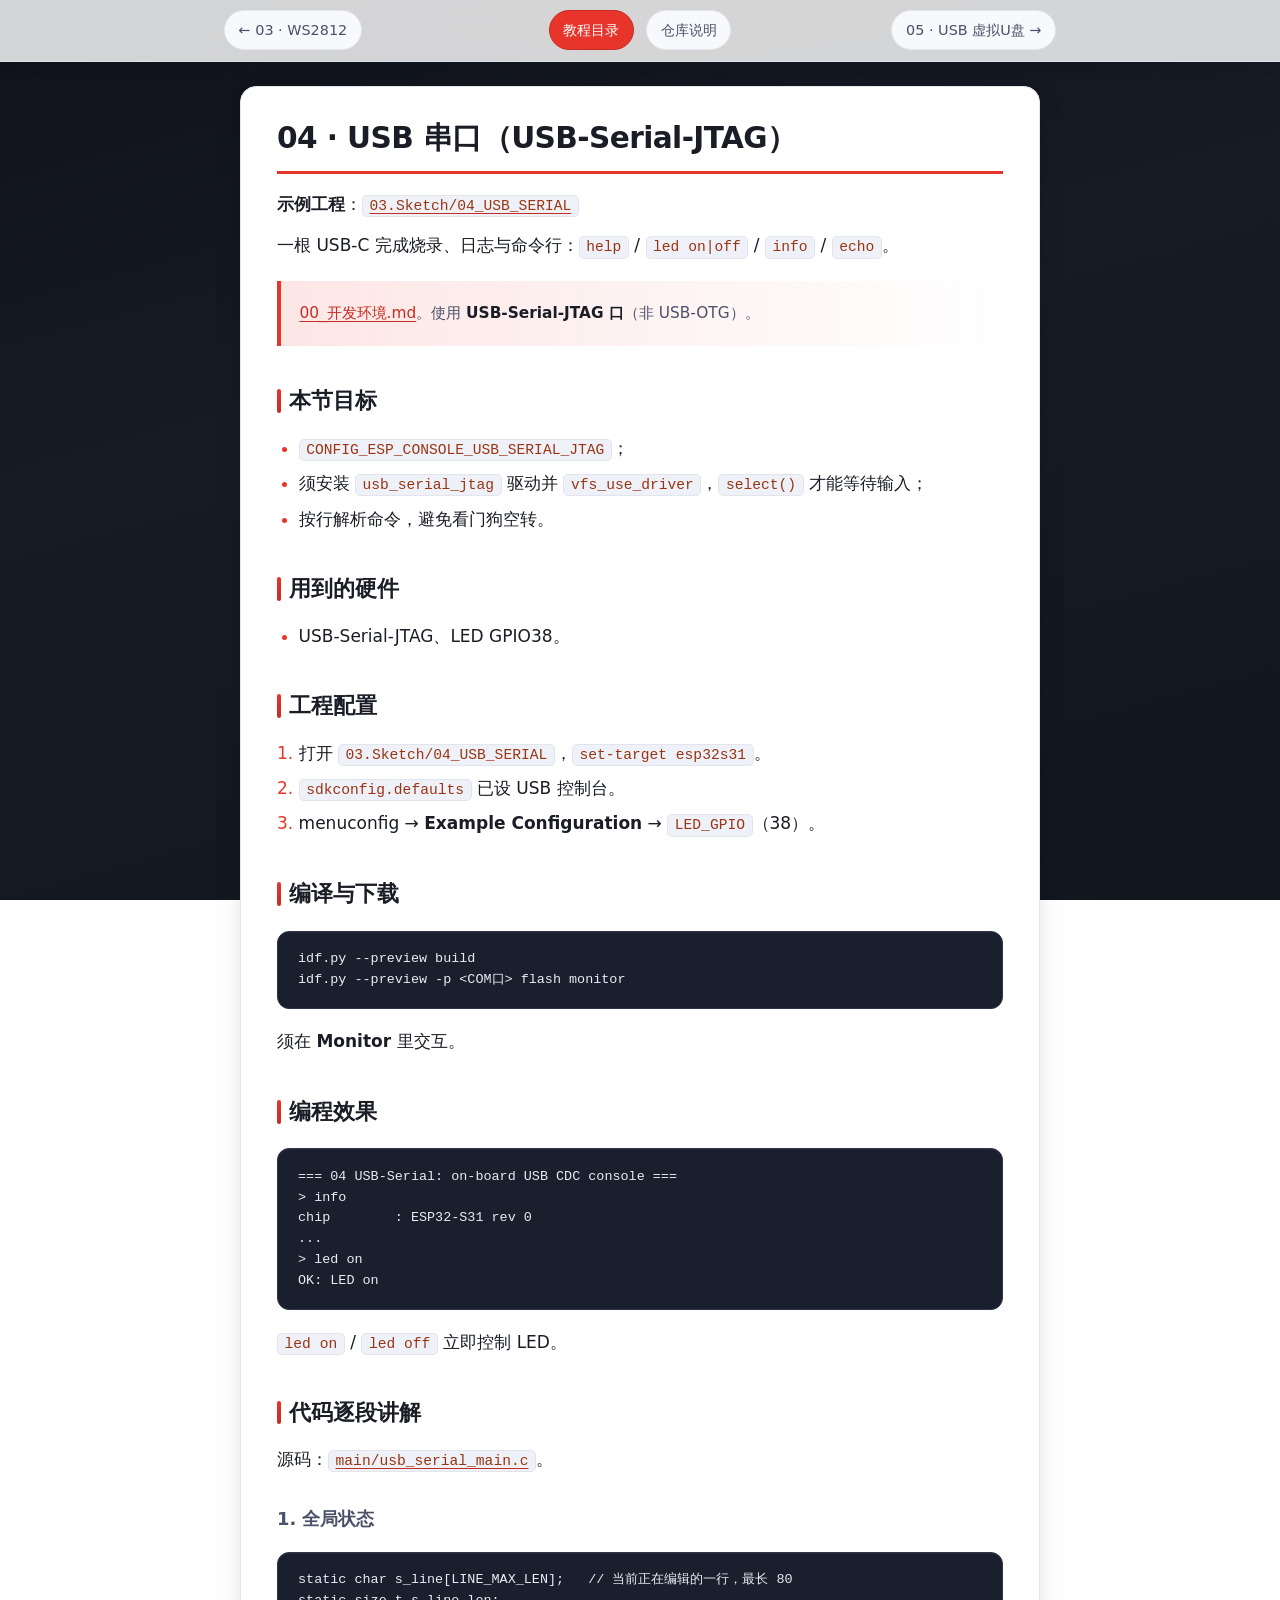
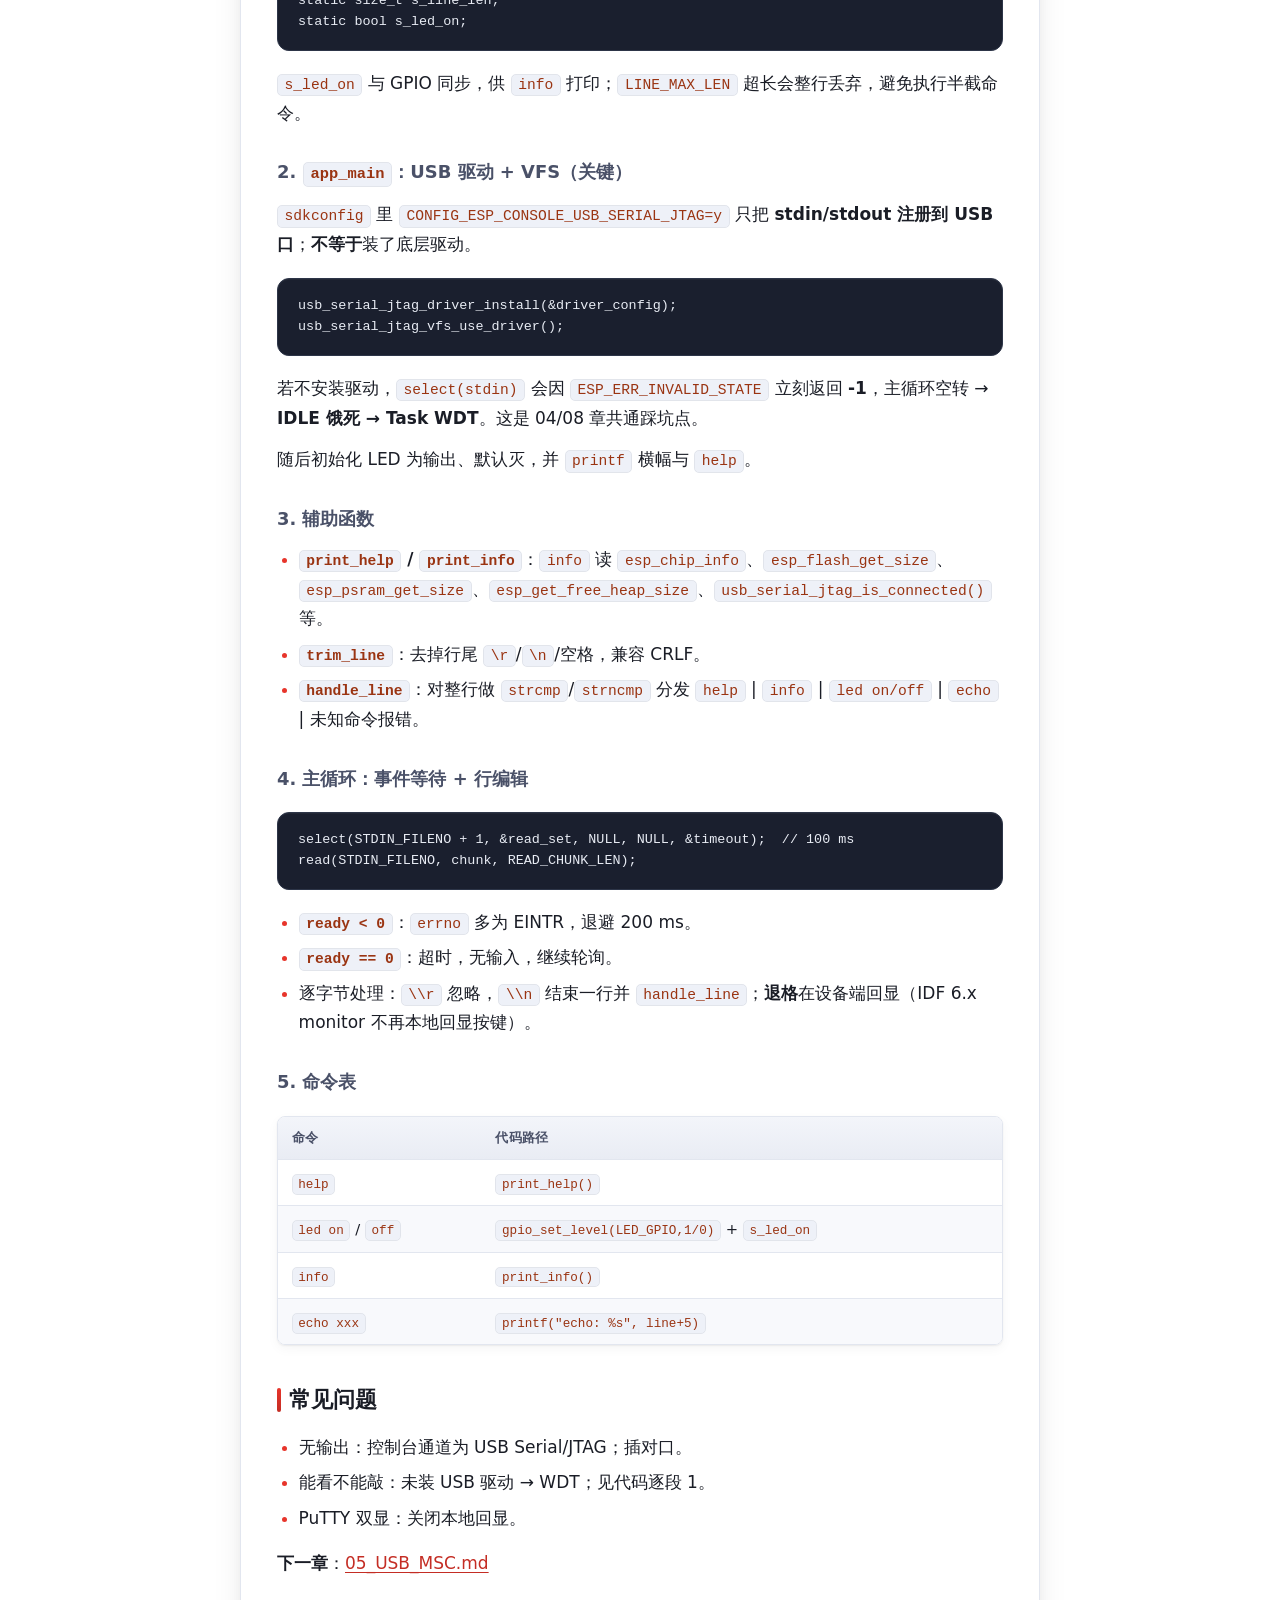
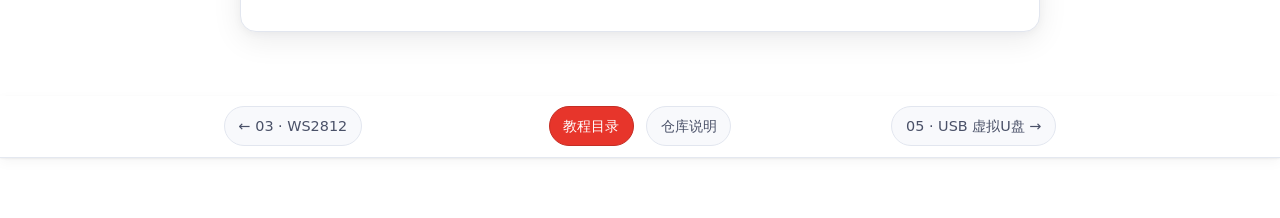
<file: 04.教程/04_USB_SERIAL.html>
<!DOCTYPE html>
<html lang="zh-CN">
<head>
  <meta charset="utf-8">
  <meta name="viewport" content="width=device-width, initial-scale=1">
  <title>04 · USB 串口（USB-Serial-JTAG） — CX0001 教程</title>
  <meta name="theme-color" content="#171b26">
  <link rel="stylesheet" href="assets/style.css">
</head>
<body>
<nav class="site-nav" aria-label="章节导航">
  <div class="site-nav-inner">
    <div class="nav-prev"><a class="nav-pill" href="03_WS2812.html">← 03 · WS2812</a></div>
    <div class="nav-center">
      <a class="nav-pill nav-pill-primary" href="index.html">教程目录</a>
      <a class="nav-pill" href="https://github.com/Zhentao-Lin/CX0001_ESP32_S31_Module_Lite_Board">仓库说明</a>
    </div>
    <div class="nav-next"><a class="nav-pill" href="05_USB_MSC.html">05 · USB 虚拟U盘 →</a></div>
  </div>
</nav>
<main class="content">
<article class="prose">
<h1>04 · USB 串口（USB-Serial-JTAG）</h1>
<p><strong>示例工程</strong>：<a href="https://github.com/Zhentao-Lin/CX0001_ESP32_S31_Module_Lite_Board/tree/main/03.Sketch/04_USB_SERIAL"><code>03.Sketch/04_USB_SERIAL</code></a></p>
<p>一根 USB-C 完成烧录、日志与命令行：<code>help</code> / <code>led on|off</code> / <code>info</code> / <code>echo</code>。</p>
<blockquote>
<p><a href="00_开发环境.html">00_开发环境.md</a>。使用 <strong>USB-Serial-JTAG 口</strong>（非 USB-OTG）。</p>
</blockquote>
<h2>本节目标</h2>
<ul>
<li><code>CONFIG_ESP_CONSOLE_USB_SERIAL_JTAG</code>；</li>
<li>须安装 <code>usb_serial_jtag</code> 驱动并 <code>vfs_use_driver</code>，<code>select()</code> 才能等待输入；</li>
<li>按行解析命令，避免看门狗空转。</li>
</ul>
<h2>用到的硬件</h2>
<ul>
<li>USB-Serial-JTAG、LED GPIO38。</li>
</ul>
<h2>工程配置</h2>
<ol>
<li>打开 <code>03.Sketch/04_USB_SERIAL</code>，<code>set-target esp32s31</code>。</li>
<li><code>sdkconfig.defaults</code> 已设 USB 控制台。</li>
<li>menuconfig → <strong>Example Configuration</strong> → <code>LED_GPIO</code>（38）。</li>
</ol>
<h2>编译与下载</h2>
<pre><code class="language-powershell">idf.py --preview build
idf.py --preview -p &lt;COM口&gt; flash monitor
</code></pre>
<p>须在 <strong>Monitor</strong> 里交互。</p>
<h2>编程效果</h2>
<pre><code>=== 04 USB-Serial: on-board USB CDC console ===
&gt; info
chip        : ESP32-S31 rev 0
...
&gt; led on
OK: LED on
</code></pre>
<p><code>led on</code> / <code>led off</code> 立即控制 LED。</p>
<h2>代码逐段讲解</h2>
<p>源码：<a href="https://github.com/Zhentao-Lin/CX0001_ESP32_S31_Module_Lite_Board/blob/main/03.Sketch/04_USB_SERIAL/main/usb_serial_main.c"><code>main/usb_serial_main.c</code></a>。</p>
<h3>1. 全局状态</h3>
<pre><code class="language-c">static char s_line[LINE_MAX_LEN];   // 当前正在编辑的一行，最长 80
static size_t s_line_len;
static bool s_led_on;
</code></pre>
<p><code>s_led_on</code> 与 GPIO 同步，供 <code>info</code> 打印；<code>LINE_MAX_LEN</code> 超长会整行丢弃，避免执行半截命令。</p>
<h3>2. <code>app_main</code>：USB 驱动 + VFS（关键）</h3>
<p><code>sdkconfig</code> 里 <code>CONFIG_ESP_CONSOLE_USB_SERIAL_JTAG=y</code> 只把 <strong>stdin/stdout 注册到 USB 口</strong>；<strong>不等于</strong>装了底层驱动。</p>
<pre><code class="language-c">usb_serial_jtag_driver_install(&amp;driver_config);
usb_serial_jtag_vfs_use_driver();
</code></pre>
<p>若不安装驱动，<code>select(stdin)</code> 会因 <code>ESP_ERR_INVALID_STATE</code> 立刻返回 <strong>-1</strong>，主循环空转 → <strong>IDLE 饿死 → Task WDT</strong>。这是 04/08 章共通踩坑点。</p>
<p>随后初始化 LED 为输出、默认灭，并 <code>printf</code> 横幅与 <code>help</code>。</p>
<h3>3. 辅助函数</h3>
<ul>
<li><strong><code>print_help</code> / <code>print_info</code></strong>：<code>info</code> 读 <code>esp_chip_info</code>、<code>esp_flash_get_size</code>、<code>esp_psram_get_size</code>、<code>esp_get_free_heap_size</code>、<code>usb_serial_jtag_is_connected()</code> 等。</li>
<li><strong><code>trim_line</code></strong>：去掉行尾 <code>\r</code>/<code>\n</code>/空格，兼容 CRLF。</li>
<li><strong><code>handle_line</code></strong>：对整行做 <code>strcmp</code>/<code>strncmp</code> 分发 <code>help</code> | <code>info</code> | <code>led on/off</code> | <code>echo</code> | 未知命令报错。</li>
</ul>
<h3>4. 主循环：事件等待 + 行编辑</h3>
<pre><code class="language-c">select(STDIN_FILENO + 1, &amp;read_set, NULL, NULL, &amp;timeout);  // 100 ms
read(STDIN_FILENO, chunk, READ_CHUNK_LEN);
</code></pre>
<ul>
<li><strong><code>ready &lt; 0</code></strong>：<code>errno</code> 多为 EINTR，退避 200 ms。</li>
<li><strong><code>ready == 0</code></strong>：超时，无输入，继续轮询。</li>
<li>逐字节处理：<code>\\r</code> 忽略，<code>\\n</code> 结束一行并 <code>handle_line</code>；<strong>退格</strong>在设备端回显（IDF 6.x monitor 不再本地回显按键）。</li>
</ul>
<h3>5. 命令表</h3>
<table>
<thead>
<tr>
<th>命令</th>
<th>代码路径</th>
</tr>
</thead>
<tbody>
<tr>
<td><code>help</code></td>
<td><code>print_help()</code></td>
</tr>
<tr>
<td><code>led on</code> / <code>off</code></td>
<td><code>gpio_set_level(LED_GPIO,1/0)</code> + <code>s_led_on</code></td>
</tr>
<tr>
<td><code>info</code></td>
<td><code>print_info()</code></td>
</tr>
<tr>
<td><code>echo xxx</code></td>
<td><code>printf("echo: %s", line+5)</code></td>
</tr>
</tbody>
</table>
<h2>常见问题</h2>
<ul>
<li>无输出：控制台通道为 USB Serial/JTAG；插对口。</li>
<li>能看不能敲：未装 USB 驱动 → WDT；见代码逐段 1。</li>
<li>PuTTY 双显：关闭本地回显。</li>
</ul>
<p><strong>下一章</strong>：<a href="05_USB_MSC.html">05_USB_MSC.md</a></p>
</article>
</main>
<nav class="site-nav" aria-label="章节导航">
  <div class="site-nav-inner">
    <div class="nav-prev"><a class="nav-pill" href="03_WS2812.html">← 03 · WS2812</a></div>
    <div class="nav-center">
      <a class="nav-pill nav-pill-primary" href="index.html">教程目录</a>
      <a class="nav-pill" href="https://github.com/Zhentao-Lin/CX0001_ESP32_S31_Module_Lite_Board">仓库说明</a>
    </div>
    <div class="nav-next"><a class="nav-pill" href="05_USB_MSC.html">05 · USB 虚拟U盘 →</a></div>
  </div>
</nav>
<footer class="page-foot">CX0001 ESP32-S31 · ESP-IDF v6.1.0 教程（HTML 由 build_html.py 生成）</footer>
</body>
</html>
</file>
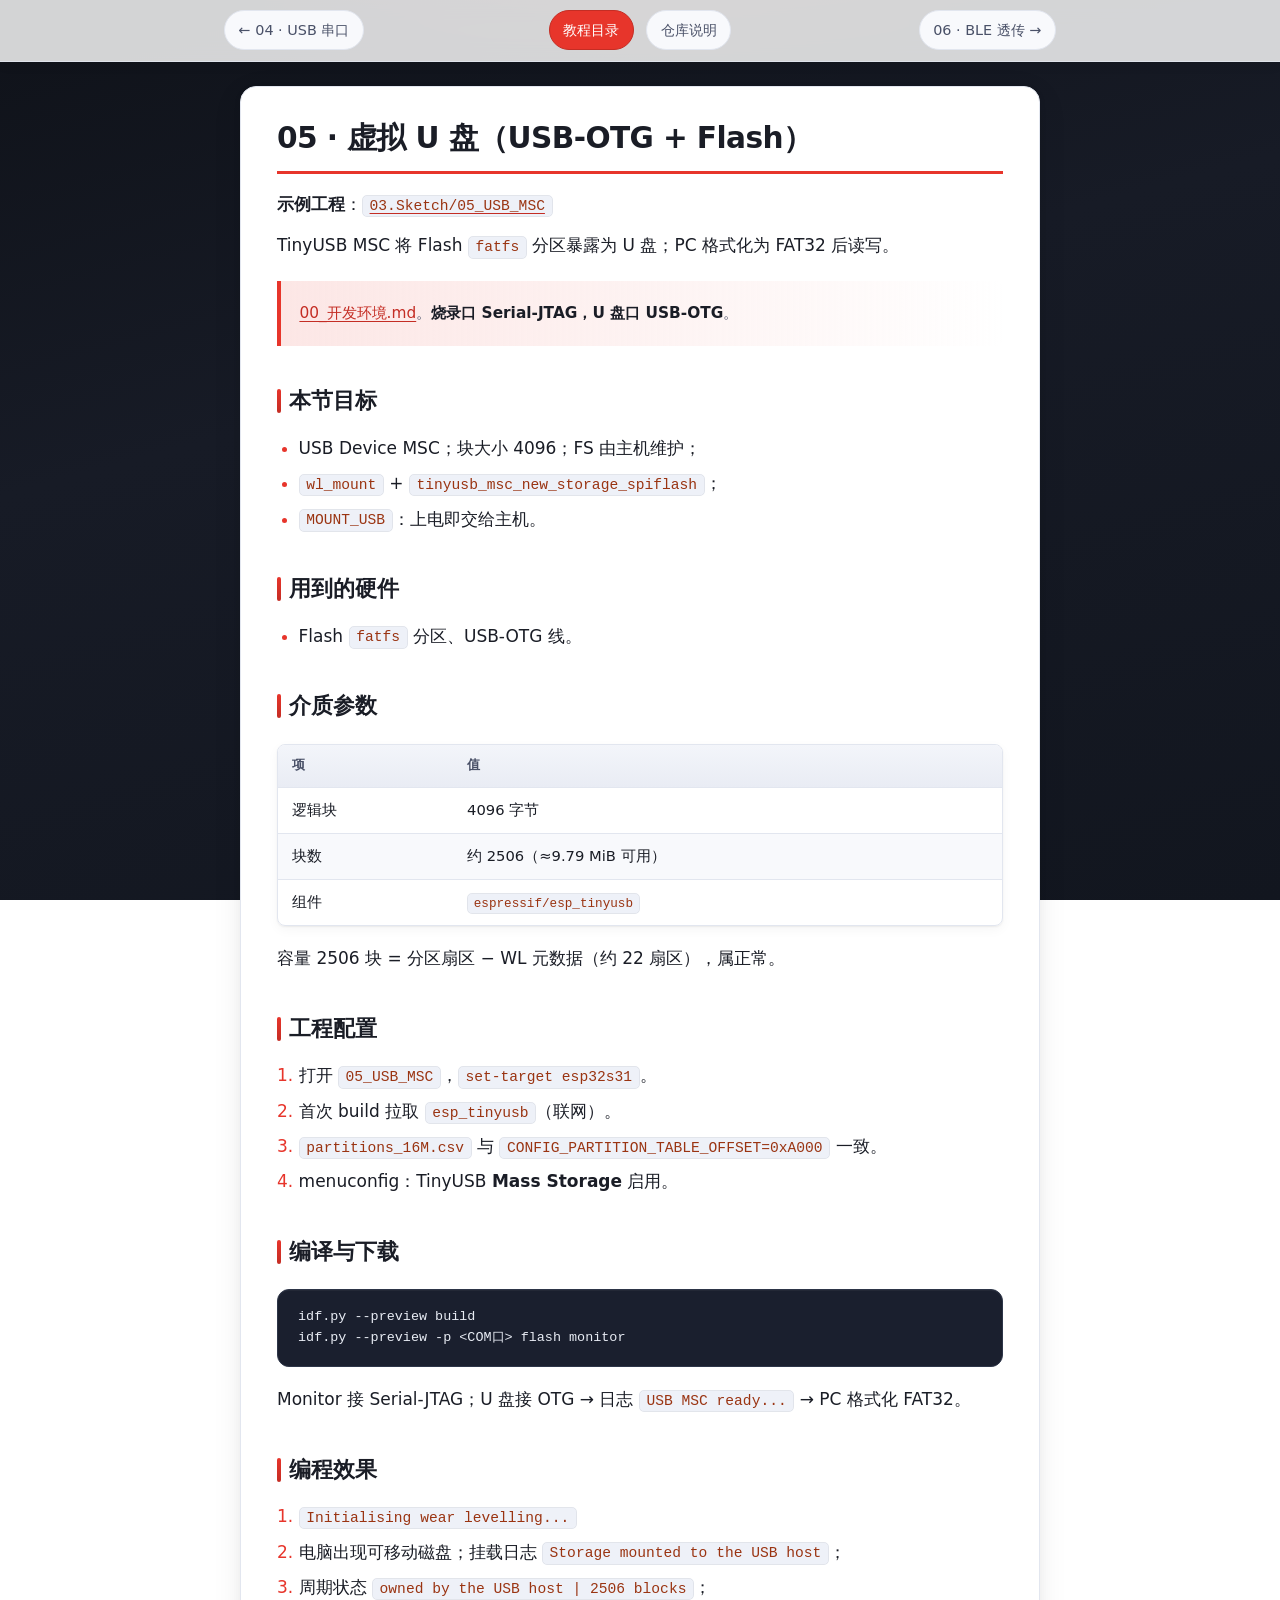
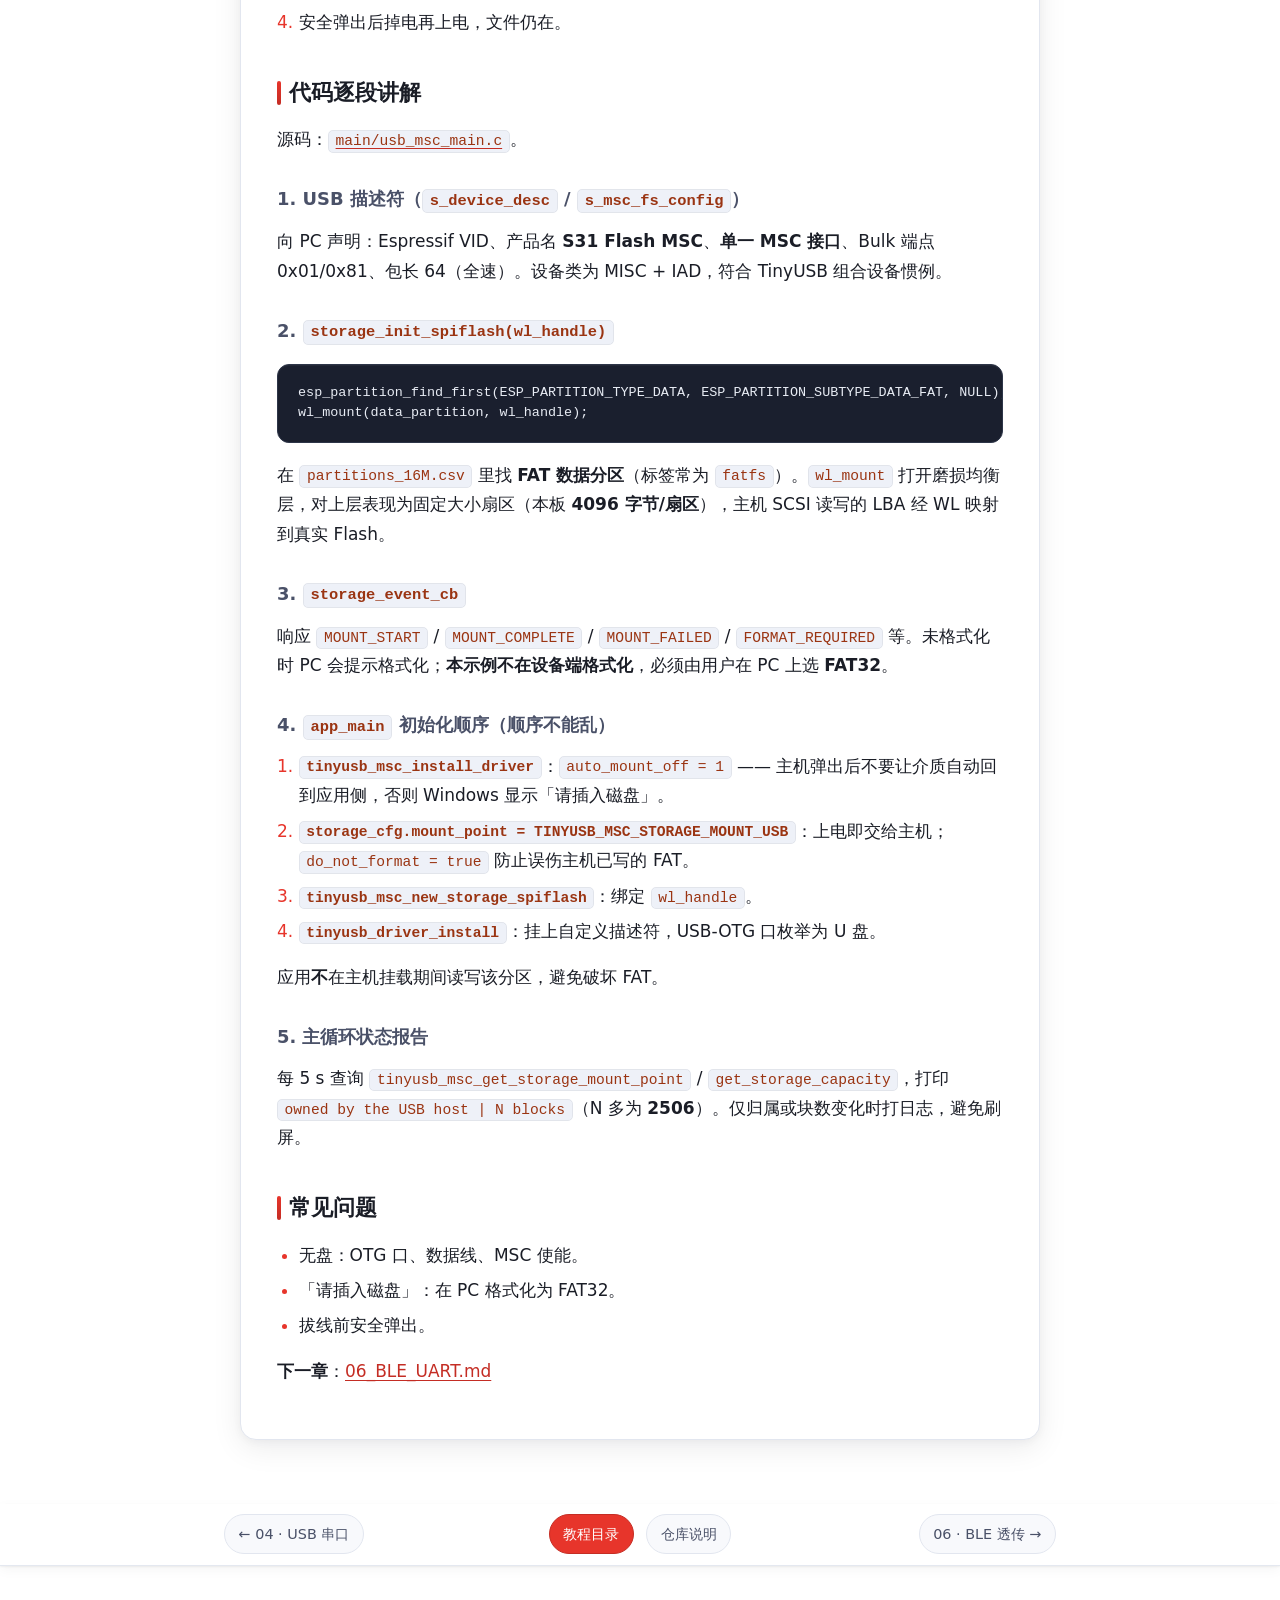
<file: 04.教程/05_USB_MSC.html>
<!DOCTYPE html>
<html lang="zh-CN">
<head>
  <meta charset="utf-8">
  <meta name="viewport" content="width=device-width, initial-scale=1">
  <title>05 · 虚拟 U 盘（USB-OTG + Flash） — CX0001 教程</title>
  <meta name="theme-color" content="#171b26">
  <link rel="stylesheet" href="assets/style.css">
</head>
<body>
<nav class="site-nav" aria-label="章节导航">
  <div class="site-nav-inner">
    <div class="nav-prev"><a class="nav-pill" href="04_USB_SERIAL.html">← 04 · USB 串口</a></div>
    <div class="nav-center">
      <a class="nav-pill nav-pill-primary" href="index.html">教程目录</a>
      <a class="nav-pill" href="https://github.com/Zhentao-Lin/CX0001_ESP32_S31_Module_Lite_Board">仓库说明</a>
    </div>
    <div class="nav-next"><a class="nav-pill" href="06_BLE_UART.html">06 · BLE 透传 →</a></div>
  </div>
</nav>
<main class="content">
<article class="prose">
<h1>05 · 虚拟 U 盘（USB-OTG + Flash）</h1>
<p><strong>示例工程</strong>：<a href="https://github.com/Zhentao-Lin/CX0001_ESP32_S31_Module_Lite_Board/tree/main/03.Sketch/05_USB_MSC"><code>03.Sketch/05_USB_MSC</code></a></p>
<p>TinyUSB MSC 将 Flash <code>fatfs</code> 分区暴露为 U 盘；PC 格式化为 FAT32 后读写。</p>
<blockquote>
<p><a href="00_开发环境.html">00_开发环境.md</a>。<strong>烧录口 Serial-JTAG，U 盘口 USB-OTG</strong>。</p>
</blockquote>
<h2>本节目标</h2>
<ul>
<li>USB Device MSC；块大小 4096；FS 由主机维护；</li>
<li><code>wl_mount</code> + <code>tinyusb_msc_new_storage_spiflash</code>；</li>
<li><code>MOUNT_USB</code>：上电即交给主机。</li>
</ul>
<h2>用到的硬件</h2>
<ul>
<li>Flash <code>fatfs</code> 分区、USB-OTG 线。</li>
</ul>
<h2>介质参数</h2>
<table>
<thead>
<tr>
<th>项</th>
<th>值</th>
</tr>
</thead>
<tbody>
<tr>
<td>逻辑块</td>
<td>4096 字节</td>
</tr>
<tr>
<td>块数</td>
<td>约 2506（≈9.79 MiB 可用）</td>
</tr>
<tr>
<td>组件</td>
<td><code>espressif/esp_tinyusb</code></td>
</tr>
</tbody>
</table>
<p>容量 2506 块 = 分区扇区 − WL 元数据（约 22 扇区），属正常。</p>
<h2>工程配置</h2>
<ol>
<li>打开 <code>05_USB_MSC</code>，<code>set-target esp32s31</code>。</li>
<li>首次 build 拉取 <code>esp_tinyusb</code>（联网）。</li>
<li><code>partitions_16M.csv</code> 与 <code>CONFIG_PARTITION_TABLE_OFFSET=0xA000</code> 一致。</li>
<li>menuconfig：TinyUSB <strong>Mass Storage</strong> 启用。</li>
</ol>
<h2>编译与下载</h2>
<pre><code class="language-powershell">idf.py --preview build
idf.py --preview -p &lt;COM口&gt; flash monitor
</code></pre>
<p>Monitor 接 Serial-JTAG；U 盘接 OTG → 日志 <code>USB MSC ready...</code> → PC 格式化 FAT32。</p>
<h2>编程效果</h2>
<ol>
<li><code>Initialising wear levelling...</code>  </li>
<li>电脑出现可移动磁盘；挂载日志 <code>Storage mounted to the USB host</code>；  </li>
<li>周期状态 <code>owned by the USB host | 2506 blocks</code>；  </li>
<li>安全弹出后掉电再上电，文件仍在。</li>
</ol>
<h2>代码逐段讲解</h2>
<p>源码：<a href="https://github.com/Zhentao-Lin/CX0001_ESP32_S31_Module_Lite_Board/blob/main/03.Sketch/05_USB_MSC/main/usb_msc_main.c"><code>main/usb_msc_main.c</code></a>。</p>
<h3>1. USB 描述符（<code>s_device_desc</code> / <code>s_msc_fs_config</code>）</h3>
<p>向 PC 声明：Espressif VID、产品名 <strong>S31 Flash MSC</strong>、<strong>单一 MSC 接口</strong>、Bulk 端点 0x01/0x81、包长 64（全速）。设备类为 MISC + IAD，符合 TinyUSB 组合设备惯例。</p>
<h3>2. <code>storage_init_spiflash(wl_handle)</code></h3>
<pre><code class="language-c">esp_partition_find_first(ESP_PARTITION_TYPE_DATA, ESP_PARTITION_SUBTYPE_DATA_FAT, NULL);
wl_mount(data_partition, wl_handle);
</code></pre>
<p>在 <code>partitions_16M.csv</code> 里找 <strong>FAT 数据分区</strong>（标签常为 <code>fatfs</code>）。<code>wl_mount</code> 打开磨损均衡层，对上层表现为固定大小扇区（本板 <strong>4096 字节/扇区</strong>），主机 SCSI 读写的 LBA 经 WL 映射到真实 Flash。</p>
<h3>3. <code>storage_event_cb</code></h3>
<p>响应 <code>MOUNT_START</code> / <code>MOUNT_COMPLETE</code> / <code>MOUNT_FAILED</code> / <code>FORMAT_REQUIRED</code> 等。未格式化时 PC 会提示格式化；<strong>本示例不在设备端格式化</strong>，必须由用户在 PC 上选 <strong>FAT32</strong>。</p>
<h3>4. <code>app_main</code> 初始化顺序（顺序不能乱）</h3>
<ol>
<li><strong><code>tinyusb_msc_install_driver</code></strong>：<code>auto_mount_off = 1</code> —— 主机弹出后不要让介质自动回到应用侧，否则 Windows 显示「请插入磁盘」。</li>
<li><strong><code>storage_cfg.mount_point = TINYUSB_MSC_STORAGE_MOUNT_USB</code></strong>：上电即交给主机；<code>do_not_format = true</code> 防止误伤主机已写的 FAT。</li>
<li><strong><code>tinyusb_msc_new_storage_spiflash</code></strong>：绑定 <code>wl_handle</code>。</li>
<li><strong><code>tinyusb_driver_install</code></strong>：挂上自定义描述符，USB-OTG 口枚举为 U 盘。</li>
</ol>
<p>应用<strong>不</strong>在主机挂载期间读写该分区，避免破坏 FAT。</p>
<h3>5. 主循环状态报告</h3>
<p>每 5 s 查询 <code>tinyusb_msc_get_storage_mount_point</code> / <code>get_storage_capacity</code>，打印 <code>owned by the USB host | N blocks</code>（N 多为 <strong>2506</strong>）。仅归属或块数变化时打日志，避免刷屏。</p>
<h2>常见问题</h2>
<ul>
<li>无盘：OTG 口、数据线、MSC 使能。</li>
<li>「请插入磁盘」：在 PC 格式化为 FAT32。</li>
<li>拔线前安全弹出。</li>
</ul>
<p><strong>下一章</strong>：<a href="06_BLE_UART.html">06_BLE_UART.md</a></p>
</article>
</main>
<nav class="site-nav" aria-label="章节导航">
  <div class="site-nav-inner">
    <div class="nav-prev"><a class="nav-pill" href="04_USB_SERIAL.html">← 04 · USB 串口</a></div>
    <div class="nav-center">
      <a class="nav-pill nav-pill-primary" href="index.html">教程目录</a>
      <a class="nav-pill" href="https://github.com/Zhentao-Lin/CX0001_ESP32_S31_Module_Lite_Board">仓库说明</a>
    </div>
    <div class="nav-next"><a class="nav-pill" href="06_BLE_UART.html">06 · BLE 透传 →</a></div>
  </div>
</nav>
<footer class="page-foot">CX0001 ESP32-S31 · ESP-IDF v6.1.0 教程（HTML 由 build_html.py 生成）</footer>
</body>
</html>
</file>
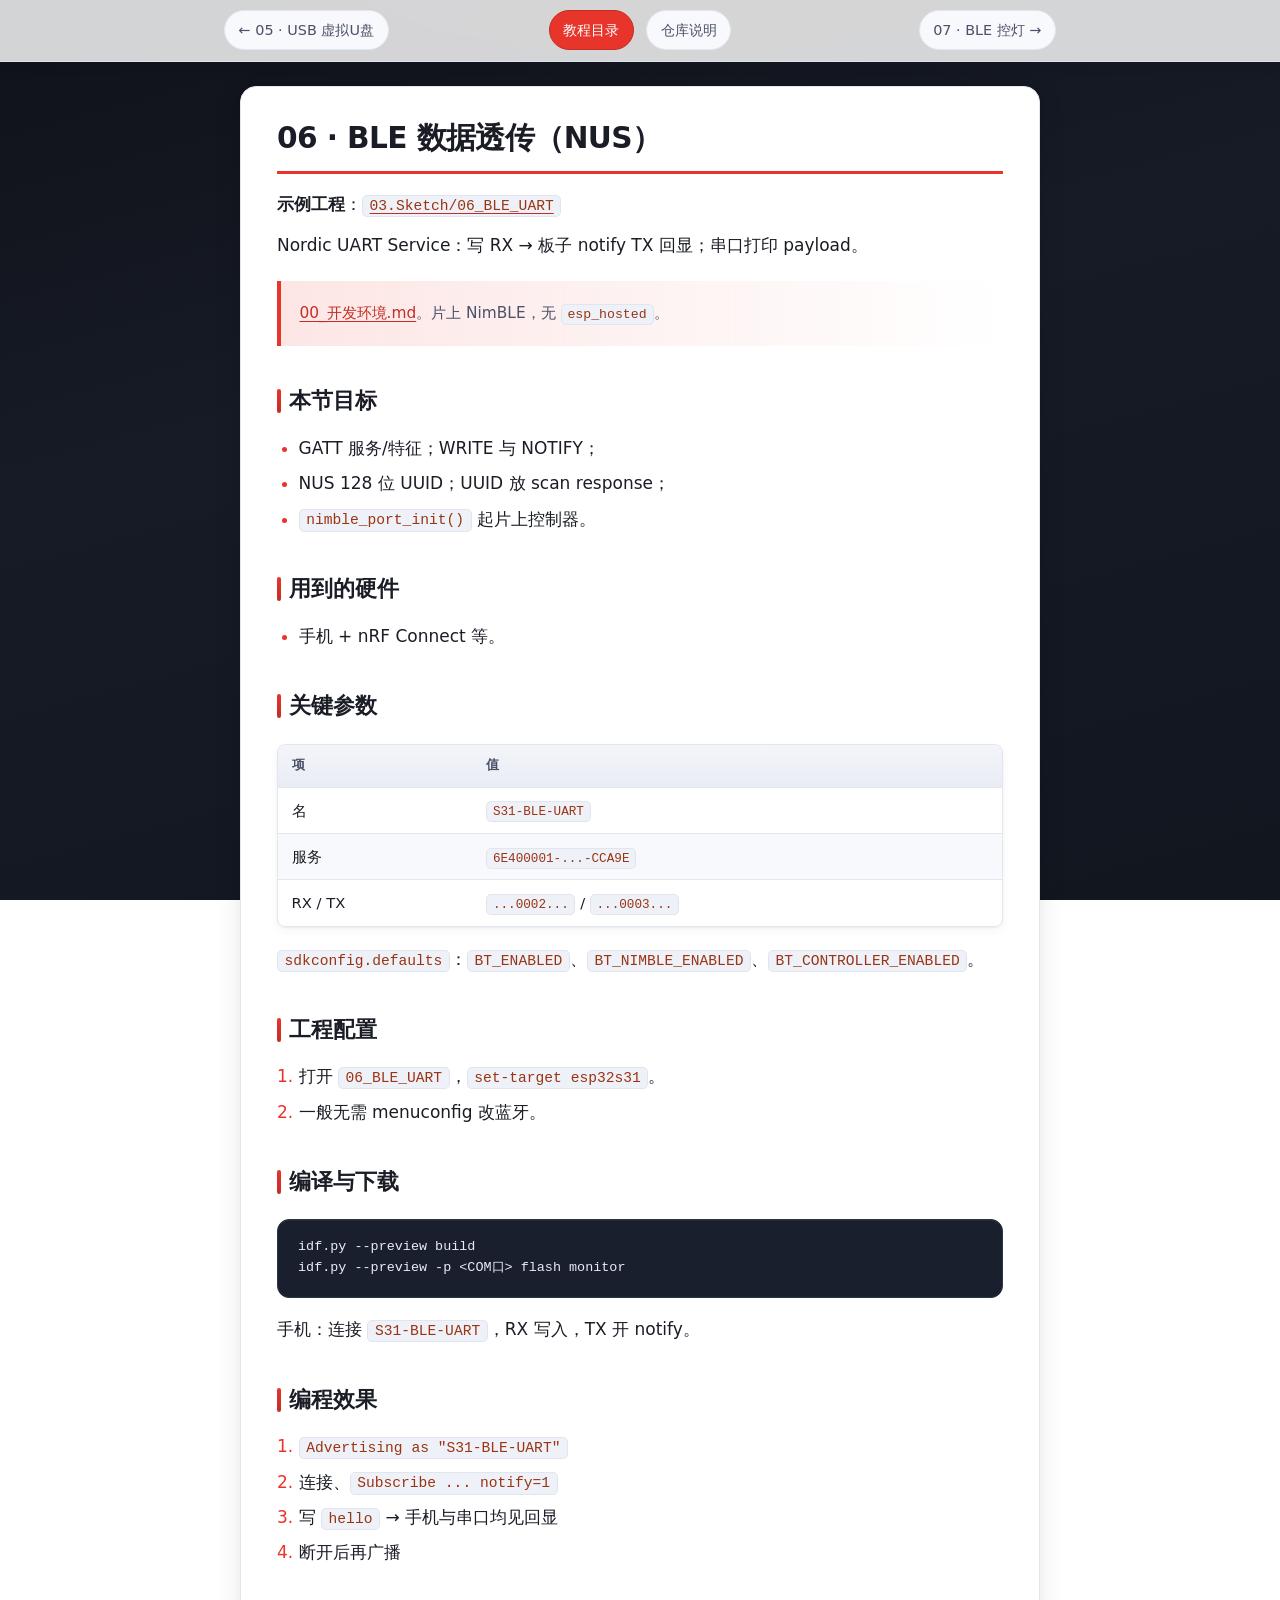
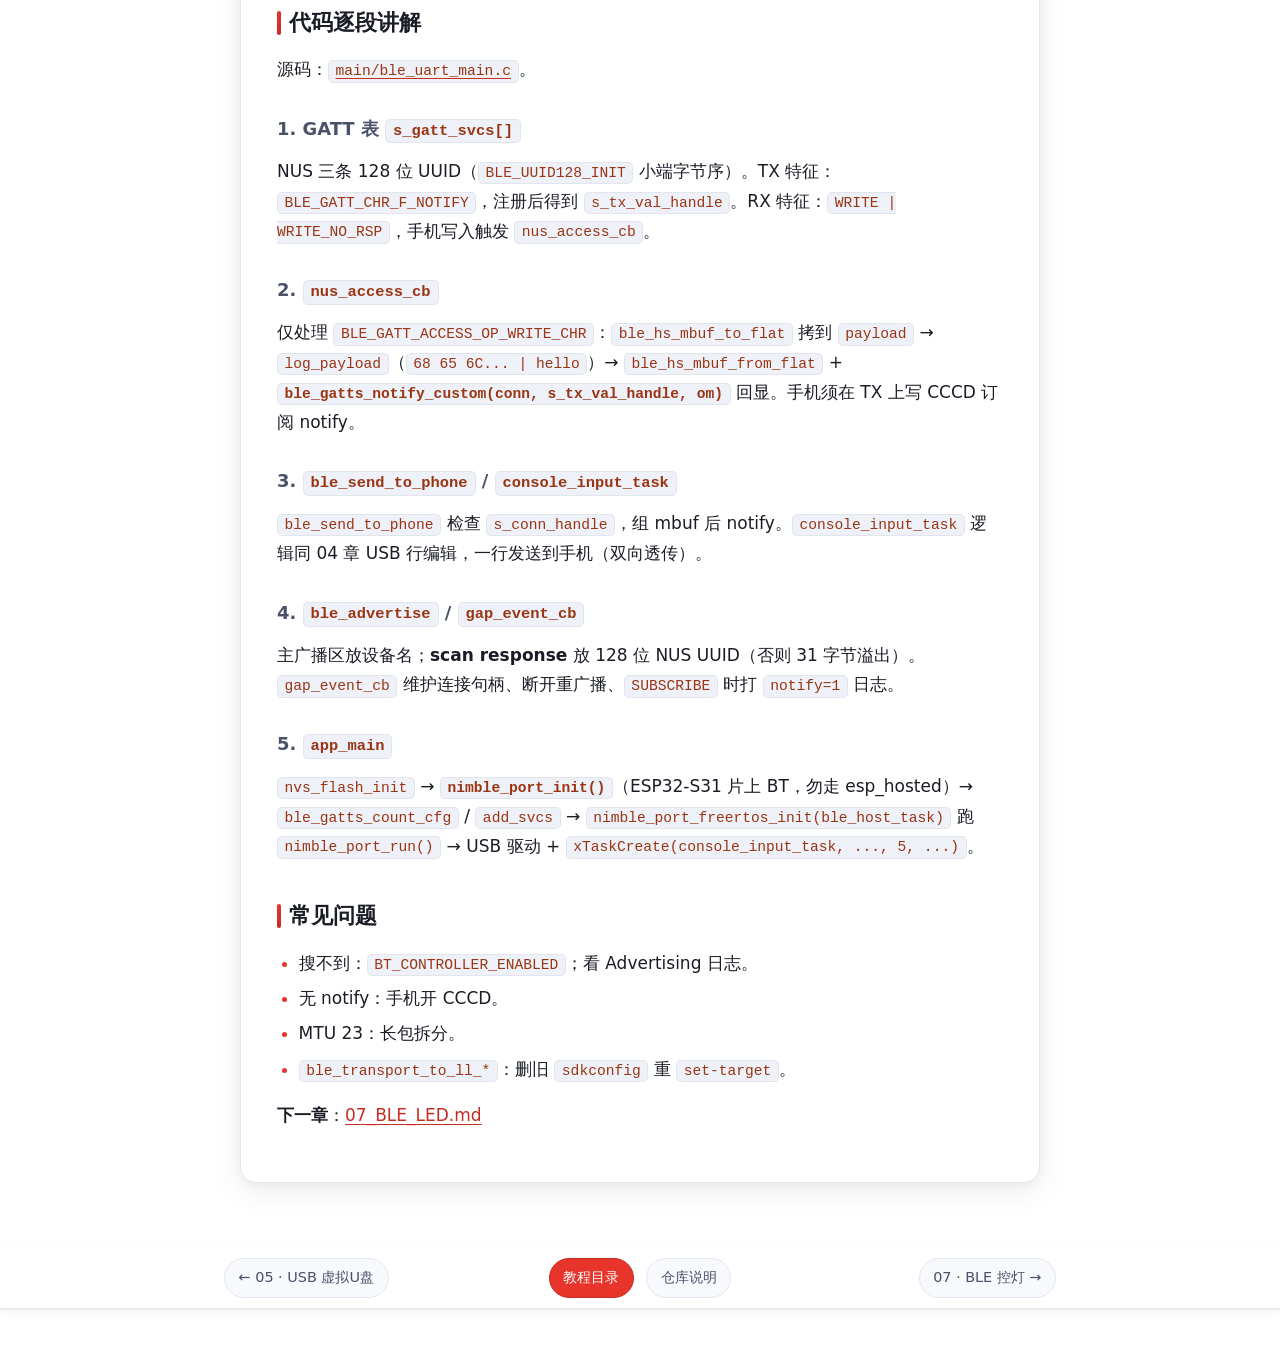
<file: 04.教程/06_BLE_UART.html>
<!DOCTYPE html>
<html lang="zh-CN">
<head>
  <meta charset="utf-8">
  <meta name="viewport" content="width=device-width, initial-scale=1">
  <title>06 · BLE 数据透传（NUS） — CX0001 教程</title>
  <meta name="theme-color" content="#171b26">
  <link rel="stylesheet" href="assets/style.css">
</head>
<body>
<nav class="site-nav" aria-label="章节导航">
  <div class="site-nav-inner">
    <div class="nav-prev"><a class="nav-pill" href="05_USB_MSC.html">← 05 · USB 虚拟U盘</a></div>
    <div class="nav-center">
      <a class="nav-pill nav-pill-primary" href="index.html">教程目录</a>
      <a class="nav-pill" href="https://github.com/Zhentao-Lin/CX0001_ESP32_S31_Module_Lite_Board">仓库说明</a>
    </div>
    <div class="nav-next"><a class="nav-pill" href="07_BLE_LED.html">07 · BLE 控灯 →</a></div>
  </div>
</nav>
<main class="content">
<article class="prose">
<h1>06 · BLE 数据透传（NUS）</h1>
<p><strong>示例工程</strong>：<a href="https://github.com/Zhentao-Lin/CX0001_ESP32_S31_Module_Lite_Board/tree/main/03.Sketch/06_BLE_UART"><code>03.Sketch/06_BLE_UART</code></a></p>
<p>Nordic UART Service：写 RX → 板子 notify TX 回显；串口打印 payload。</p>
<blockquote>
<p><a href="00_开发环境.html">00_开发环境.md</a>。片上 NimBLE，无 <code>esp_hosted</code>。</p>
</blockquote>
<h2>本节目标</h2>
<ul>
<li>GATT 服务/特征；WRITE 与 NOTIFY；</li>
<li>NUS 128 位 UUID；UUID 放 scan response；</li>
<li><code>nimble_port_init()</code> 起片上控制器。</li>
</ul>
<h2>用到的硬件</h2>
<ul>
<li>手机 + nRF Connect 等。</li>
</ul>
<h2>关键参数</h2>
<table>
<thead>
<tr>
<th>项</th>
<th>值</th>
</tr>
</thead>
<tbody>
<tr>
<td>名</td>
<td><code>S31-BLE-UART</code></td>
</tr>
<tr>
<td>服务</td>
<td><code>6E400001-...-CCA9E</code></td>
</tr>
<tr>
<td>RX / TX</td>
<td><code>...0002...</code> / <code>...0003...</code></td>
</tr>
</tbody>
</table>
<p><code>sdkconfig.defaults</code>：<code>BT_ENABLED</code>、<code>BT_NIMBLE_ENABLED</code>、<code>BT_CONTROLLER_ENABLED</code>。</p>
<h2>工程配置</h2>
<ol>
<li>打开 <code>06_BLE_UART</code>，<code>set-target esp32s31</code>。</li>
<li>一般无需 menuconfig 改蓝牙。</li>
</ol>
<h2>编译与下载</h2>
<pre><code class="language-powershell">idf.py --preview build
idf.py --preview -p &lt;COM口&gt; flash monitor
</code></pre>
<p>手机：连接 <code>S31-BLE-UART</code>，RX 写入，TX 开 notify。</p>
<h2>编程效果</h2>
<ol>
<li><code>Advertising as "S31-BLE-UART"</code>  </li>
<li>连接、<code>Subscribe ... notify=1</code>  </li>
<li>写 <code>hello</code> → 手机与串口均见回显  </li>
<li>断开后再广播</li>
</ol>
<h2>代码逐段讲解</h2>
<p>源码：<a href="https://github.com/Zhentao-Lin/CX0001_ESP32_S31_Module_Lite_Board/blob/main/03.Sketch/06_BLE_UART/main/ble_uart_main.c"><code>main/ble_uart_main.c</code></a>。</p>
<h3>1. GATT 表 <code>s_gatt_svcs[]</code></h3>
<p>NUS 三条 128 位 UUID（<code>BLE_UUID128_INIT</code> 小端字节序）。TX 特征：<code>BLE_GATT_CHR_F_NOTIFY</code>，注册后得到 <code>s_tx_val_handle</code>。RX 特征：<code>WRITE | WRITE_NO_RSP</code>，手机写入触发 <code>nus_access_cb</code>。</p>
<h3>2. <code>nus_access_cb</code></h3>
<p>仅处理 <code>BLE_GATT_ACCESS_OP_WRITE_CHR</code>：<code>ble_hs_mbuf_to_flat</code> 拷到 <code>payload</code> → <code>log_payload</code>（<code>68 65 6C... | hello</code>）→ <code>ble_hs_mbuf_from_flat</code> + <strong><code>ble_gatts_notify_custom(conn, s_tx_val_handle, om)</code></strong> 回显。手机须在 TX 上写 CCCD 订阅 notify。</p>
<h3>3. <code>ble_send_to_phone</code> / <code>console_input_task</code></h3>
<p><code>ble_send_to_phone</code> 检查 <code>s_conn_handle</code>，组 mbuf 后 notify。<code>console_input_task</code> 逻辑同 04 章 USB 行编辑，一行发送到手机（双向透传）。</p>
<h3>4. <code>ble_advertise</code> / <code>gap_event_cb</code></h3>
<p>主广播区放设备名；<strong>scan response</strong> 放 128 位 NUS UUID（否则 31 字节溢出）。<code>gap_event_cb</code> 维护连接句柄、断开重广播、<code>SUBSCRIBE</code> 时打 <code>notify=1</code> 日志。</p>
<h3>5. <code>app_main</code></h3>
<p><code>nvs_flash_init</code> → <strong><code>nimble_port_init()</code></strong>（ESP32-S31 片上 BT，勿走 esp_hosted）→ <code>ble_gatts_count_cfg</code> / <code>add_svcs</code> → <code>nimble_port_freertos_init(ble_host_task)</code> 跑 <code>nimble_port_run()</code> → USB 驱动 + <code>xTaskCreate(console_input_task, ..., 5, ...)</code>。</p>
<h2>常见问题</h2>
<ul>
<li>搜不到：<code>BT_CONTROLLER_ENABLED</code>；看 Advertising 日志。</li>
<li>无 notify：手机开 CCCD。</li>
<li>MTU 23：长包拆分。</li>
<li><code>ble_transport_to_ll_*</code>：删旧 <code>sdkconfig</code> 重 <code>set-target</code>。</li>
</ul>
<p><strong>下一章</strong>：<a href="07_BLE_LED.html">07_BLE_LED.md</a></p>
</article>
</main>
<nav class="site-nav" aria-label="章节导航">
  <div class="site-nav-inner">
    <div class="nav-prev"><a class="nav-pill" href="05_USB_MSC.html">← 05 · USB 虚拟U盘</a></div>
    <div class="nav-center">
      <a class="nav-pill nav-pill-primary" href="index.html">教程目录</a>
      <a class="nav-pill" href="https://github.com/Zhentao-Lin/CX0001_ESP32_S31_Module_Lite_Board">仓库说明</a>
    </div>
    <div class="nav-next"><a class="nav-pill" href="07_BLE_LED.html">07 · BLE 控灯 →</a></div>
  </div>
</nav>
<footer class="page-foot">CX0001 ESP32-S31 · ESP-IDF v6.1.0 教程（HTML 由 build_html.py 生成）</footer>
</body>
</html>
</file>
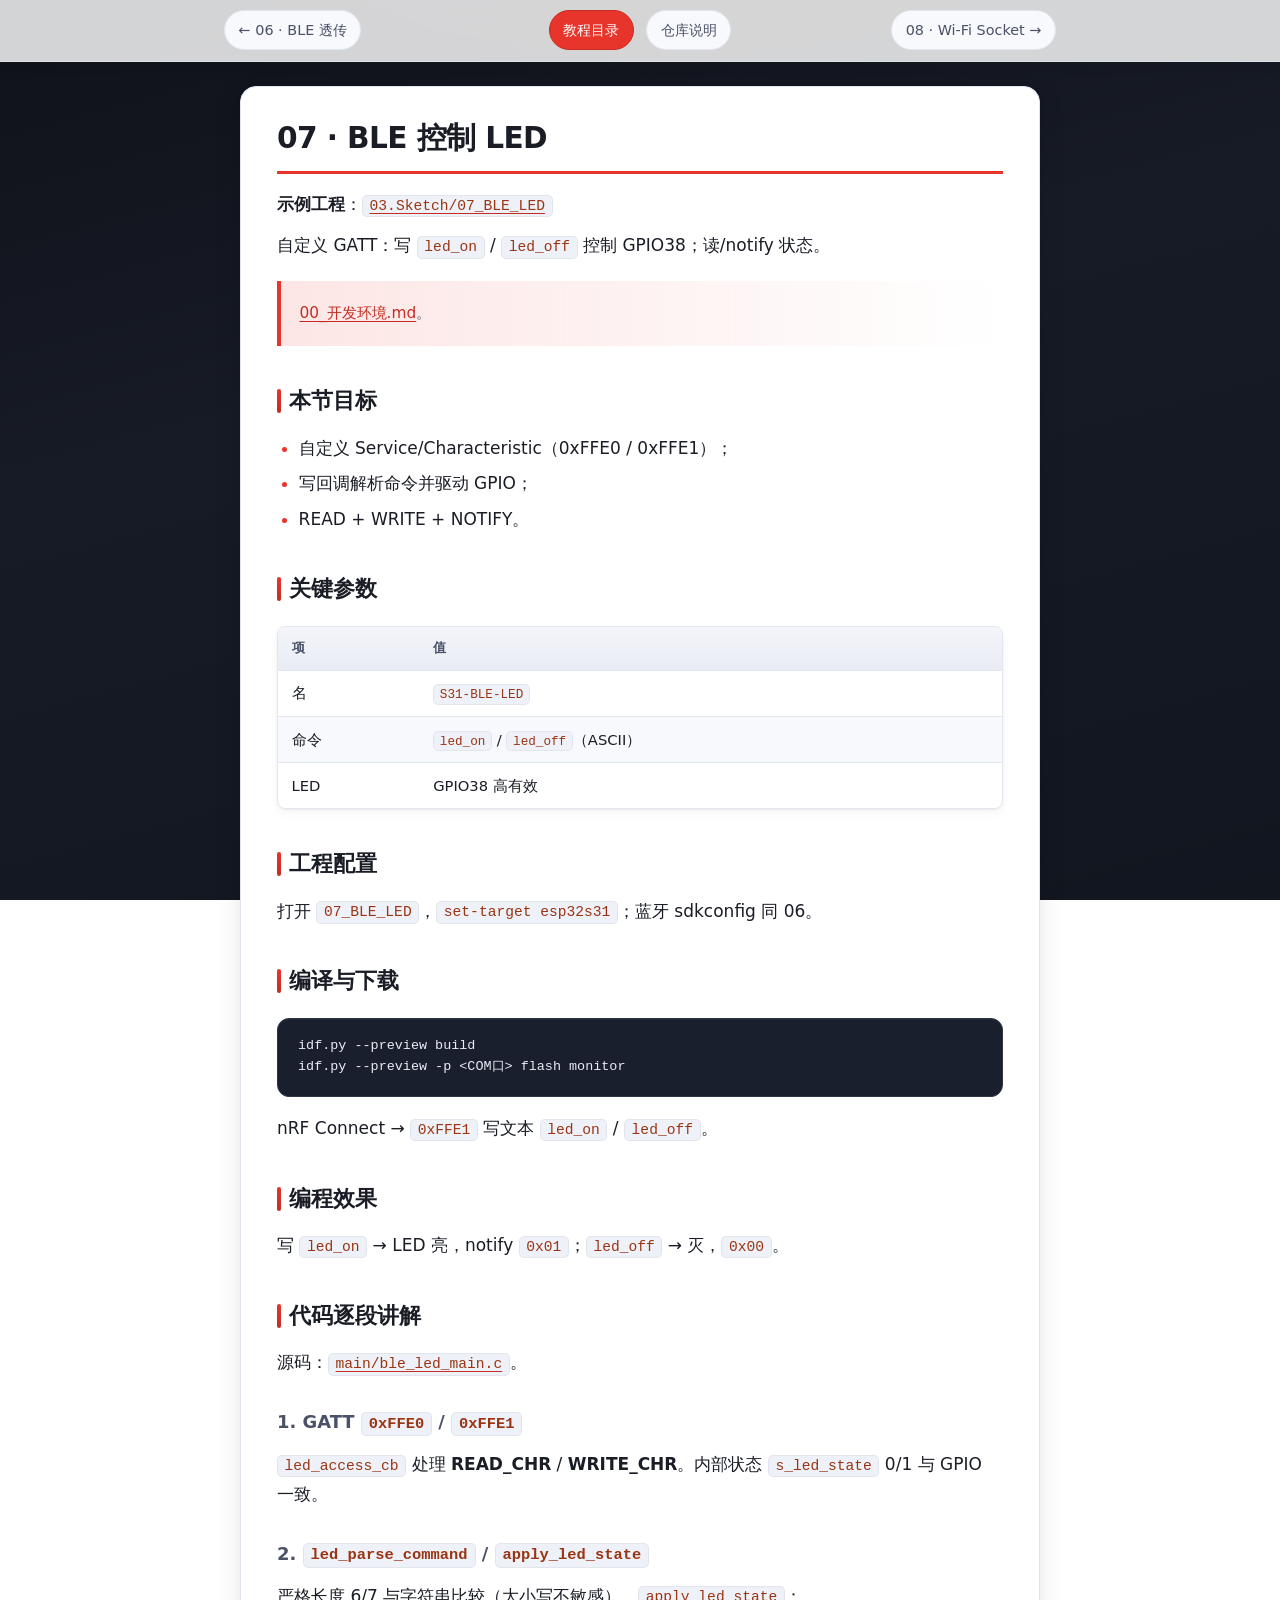
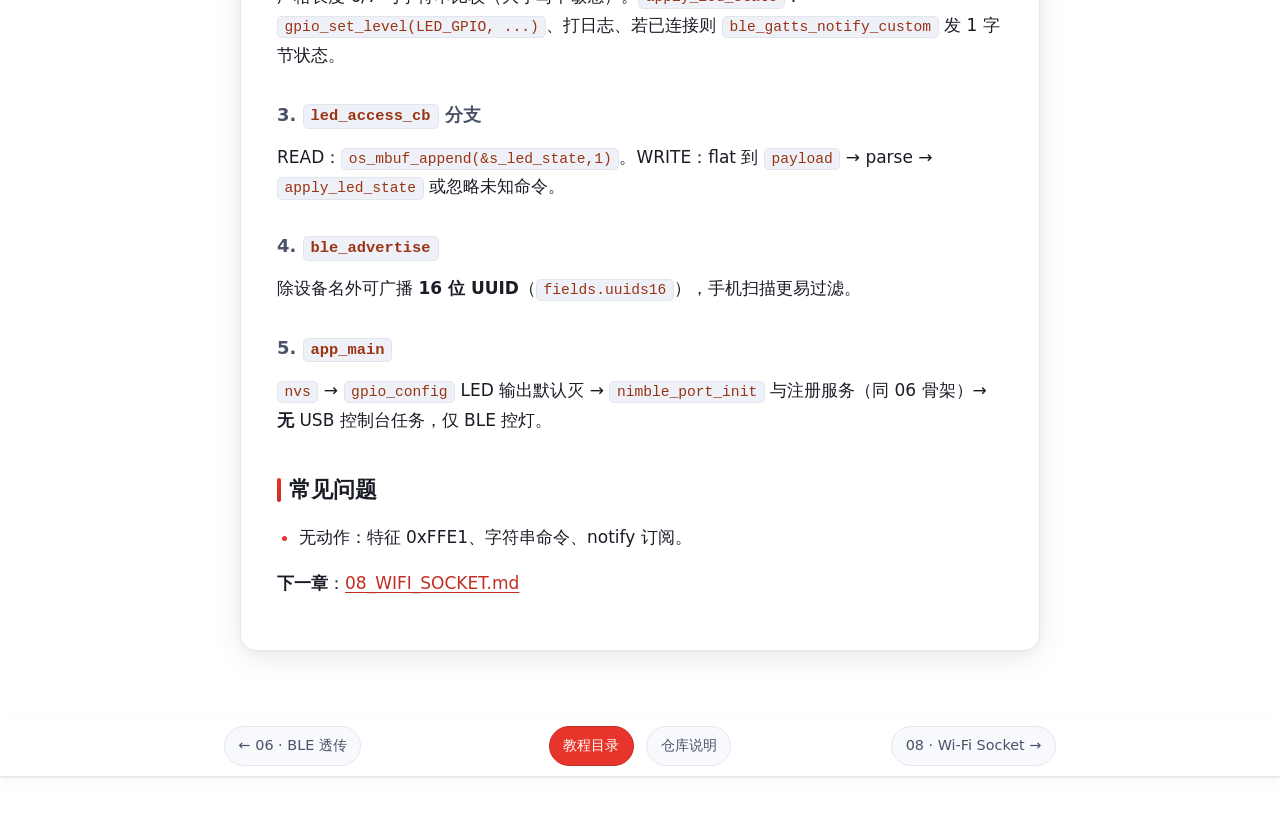
<file: 04.教程/07_BLE_LED.html>
<!DOCTYPE html>
<html lang="zh-CN">
<head>
  <meta charset="utf-8">
  <meta name="viewport" content="width=device-width, initial-scale=1">
  <title>07 · BLE 控制 LED — CX0001 教程</title>
  <meta name="theme-color" content="#171b26">
  <link rel="stylesheet" href="assets/style.css">
</head>
<body>
<nav class="site-nav" aria-label="章节导航">
  <div class="site-nav-inner">
    <div class="nav-prev"><a class="nav-pill" href="06_BLE_UART.html">← 06 · BLE 透传</a></div>
    <div class="nav-center">
      <a class="nav-pill nav-pill-primary" href="index.html">教程目录</a>
      <a class="nav-pill" href="https://github.com/Zhentao-Lin/CX0001_ESP32_S31_Module_Lite_Board">仓库说明</a>
    </div>
    <div class="nav-next"><a class="nav-pill" href="08_WIFI_SOCKET.html">08 · Wi-Fi Socket →</a></div>
  </div>
</nav>
<main class="content">
<article class="prose">
<h1>07 · BLE 控制 LED</h1>
<p><strong>示例工程</strong>：<a href="https://github.com/Zhentao-Lin/CX0001_ESP32_S31_Module_Lite_Board/tree/main/03.Sketch/07_BLE_LED"><code>03.Sketch/07_BLE_LED</code></a></p>
<p>自定义 GATT：写 <code>led_on</code> / <code>led_off</code> 控制 GPIO38；读/notify 状态。</p>
<blockquote>
<p><a href="00_开发环境.html">00_开发环境.md</a>。</p>
</blockquote>
<h2>本节目标</h2>
<ul>
<li>自定义 Service/Characteristic（0xFFE0 / 0xFFE1）；</li>
<li>写回调解析命令并驱动 GPIO；</li>
<li>READ + WRITE + NOTIFY。</li>
</ul>
<h2>关键参数</h2>
<table>
<thead>
<tr>
<th>项</th>
<th>值</th>
</tr>
</thead>
<tbody>
<tr>
<td>名</td>
<td><code>S31-BLE-LED</code></td>
</tr>
<tr>
<td>命令</td>
<td><code>led_on</code> / <code>led_off</code>（ASCII）</td>
</tr>
<tr>
<td>LED</td>
<td>GPIO38 高有效</td>
</tr>
</tbody>
</table>
<h2>工程配置</h2>
<p>打开 <code>07_BLE_LED</code>，<code>set-target esp32s31</code>；蓝牙 sdkconfig 同 06。</p>
<h2>编译与下载</h2>
<pre><code class="language-powershell">idf.py --preview build
idf.py --preview -p &lt;COM口&gt; flash monitor
</code></pre>
<p>nRF Connect → <code>0xFFE1</code> 写文本 <code>led_on</code> / <code>led_off</code>。</p>
<h2>编程效果</h2>
<p>写 <code>led_on</code> → LED 亮，notify <code>0x01</code>；<code>led_off</code> → 灭，<code>0x00</code>。</p>
<h2>代码逐段讲解</h2>
<p>源码：<a href="https://github.com/Zhentao-Lin/CX0001_ESP32_S31_Module_Lite_Board/blob/main/03.Sketch/07_BLE_LED/main/ble_led_main.c"><code>main/ble_led_main.c</code></a>。</p>
<h3>1. GATT <code>0xFFE0</code> / <code>0xFFE1</code></h3>
<p><code>led_access_cb</code> 处理 <strong>READ_CHR</strong> / <strong>WRITE_CHR</strong>。内部状态 <code>s_led_state</code> 0/1 与 GPIO 一致。</p>
<h3>2. <code>led_parse_command</code> / <code>apply_led_state</code></h3>
<p>严格长度 6/7 与字符串比较（大小写不敏感）。<code>apply_led_state</code>：<code>gpio_set_level(LED_GPIO, ...)</code>、打日志、若已连接则 <code>ble_gatts_notify_custom</code> 发 1 字节状态。</p>
<h3>3. <code>led_access_cb</code> 分支</h3>
<p>READ：<code>os_mbuf_append(&amp;s_led_state,1)</code>。WRITE：flat 到 <code>payload</code> → parse → <code>apply_led_state</code> 或忽略未知命令。</p>
<h3>4. <code>ble_advertise</code></h3>
<p>除设备名外可广播 <strong>16 位 UUID</strong>（<code>fields.uuids16</code>），手机扫描更易过滤。</p>
<h3>5. <code>app_main</code></h3>
<p><code>nvs</code> → <code>gpio_config</code> LED 输出默认灭 → <code>nimble_port_init</code> 与注册服务（同 06 骨架）→ <strong>无</strong> USB 控制台任务，仅 BLE 控灯。</p>
<h2>常见问题</h2>
<ul>
<li>无动作：特征 0xFFE1、字符串命令、notify 订阅。</li>
</ul>
<p><strong>下一章</strong>：<a href="08_WIFI_SOCKET.html">08_WIFI_SOCKET.md</a></p>
</article>
</main>
<nav class="site-nav" aria-label="章节导航">
  <div class="site-nav-inner">
    <div class="nav-prev"><a class="nav-pill" href="06_BLE_UART.html">← 06 · BLE 透传</a></div>
    <div class="nav-center">
      <a class="nav-pill nav-pill-primary" href="index.html">教程目录</a>
      <a class="nav-pill" href="https://github.com/Zhentao-Lin/CX0001_ESP32_S31_Module_Lite_Board">仓库说明</a>
    </div>
    <div class="nav-next"><a class="nav-pill" href="08_WIFI_SOCKET.html">08 · Wi-Fi Socket →</a></div>
  </div>
</nav>
<footer class="page-foot">CX0001 ESP32-S31 · ESP-IDF v6.1.0 教程（HTML 由 build_html.py 生成）</footer>
</body>
</html>
</file>
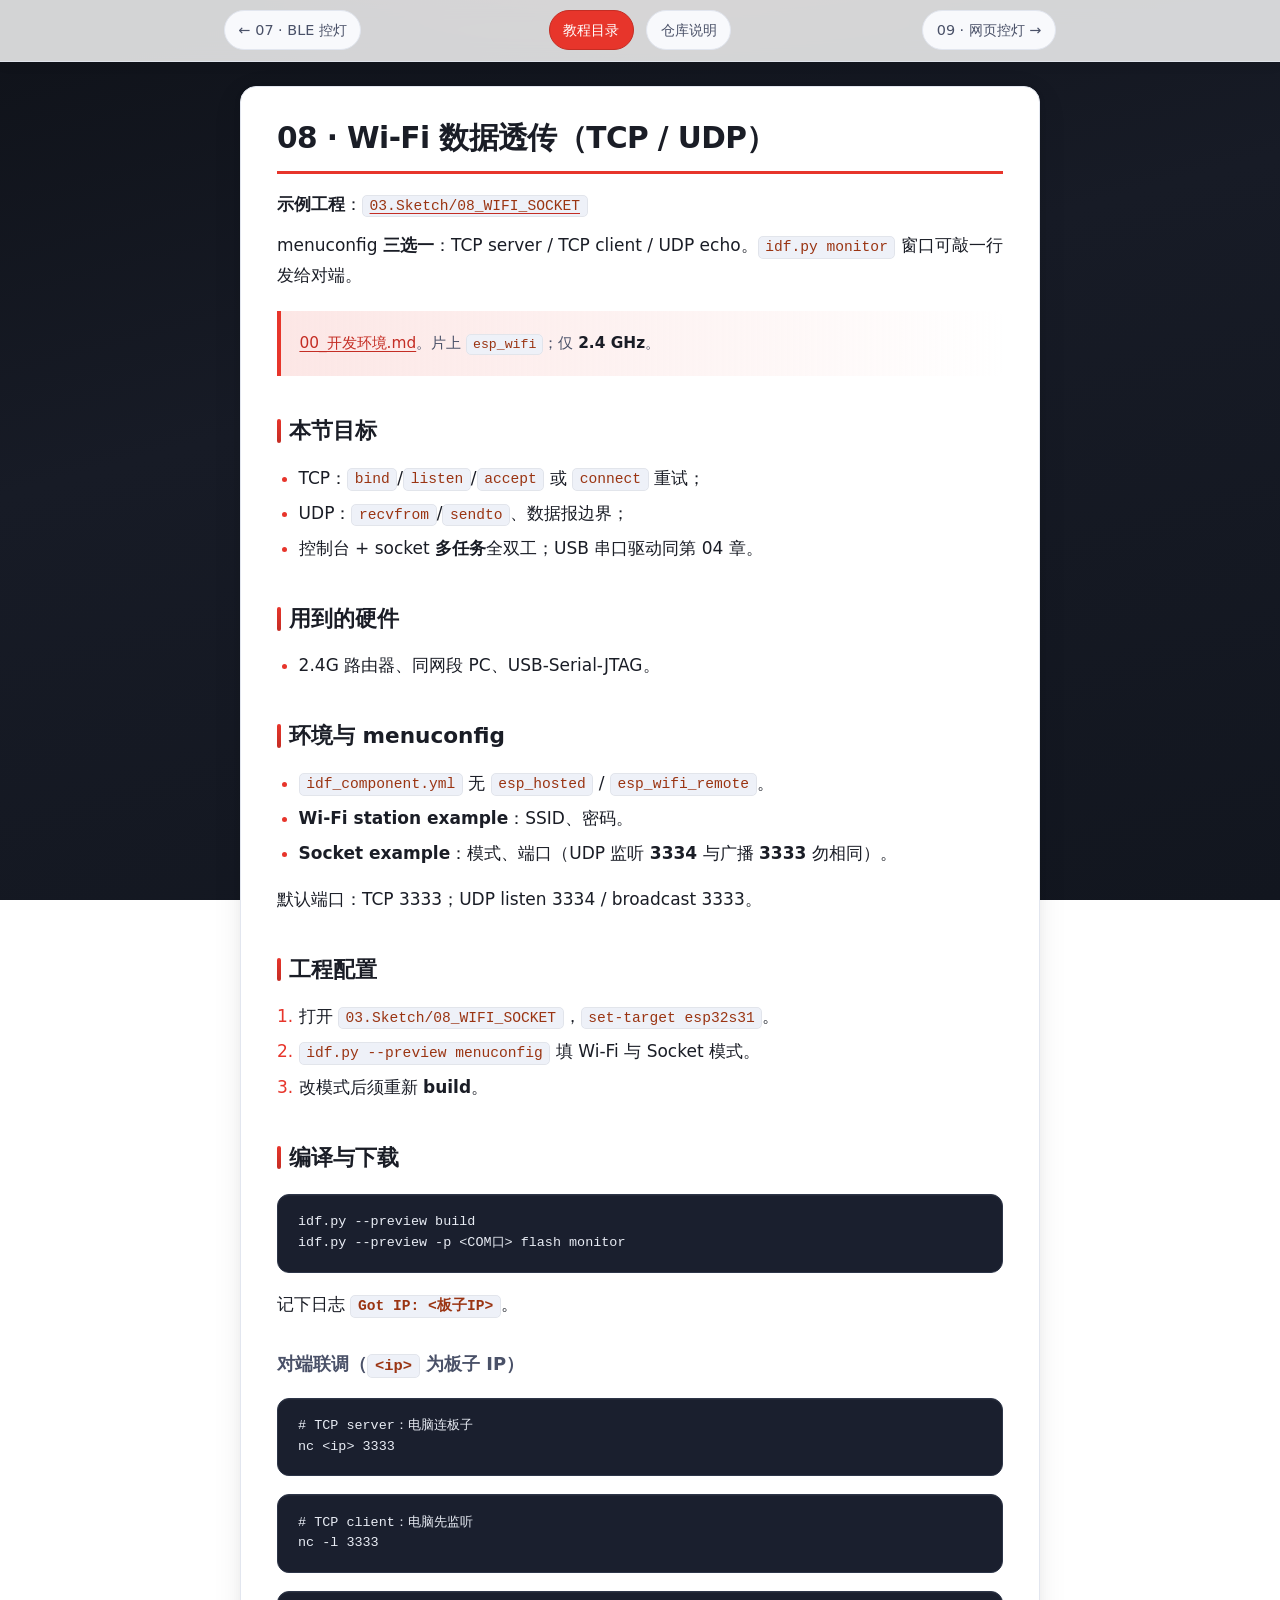
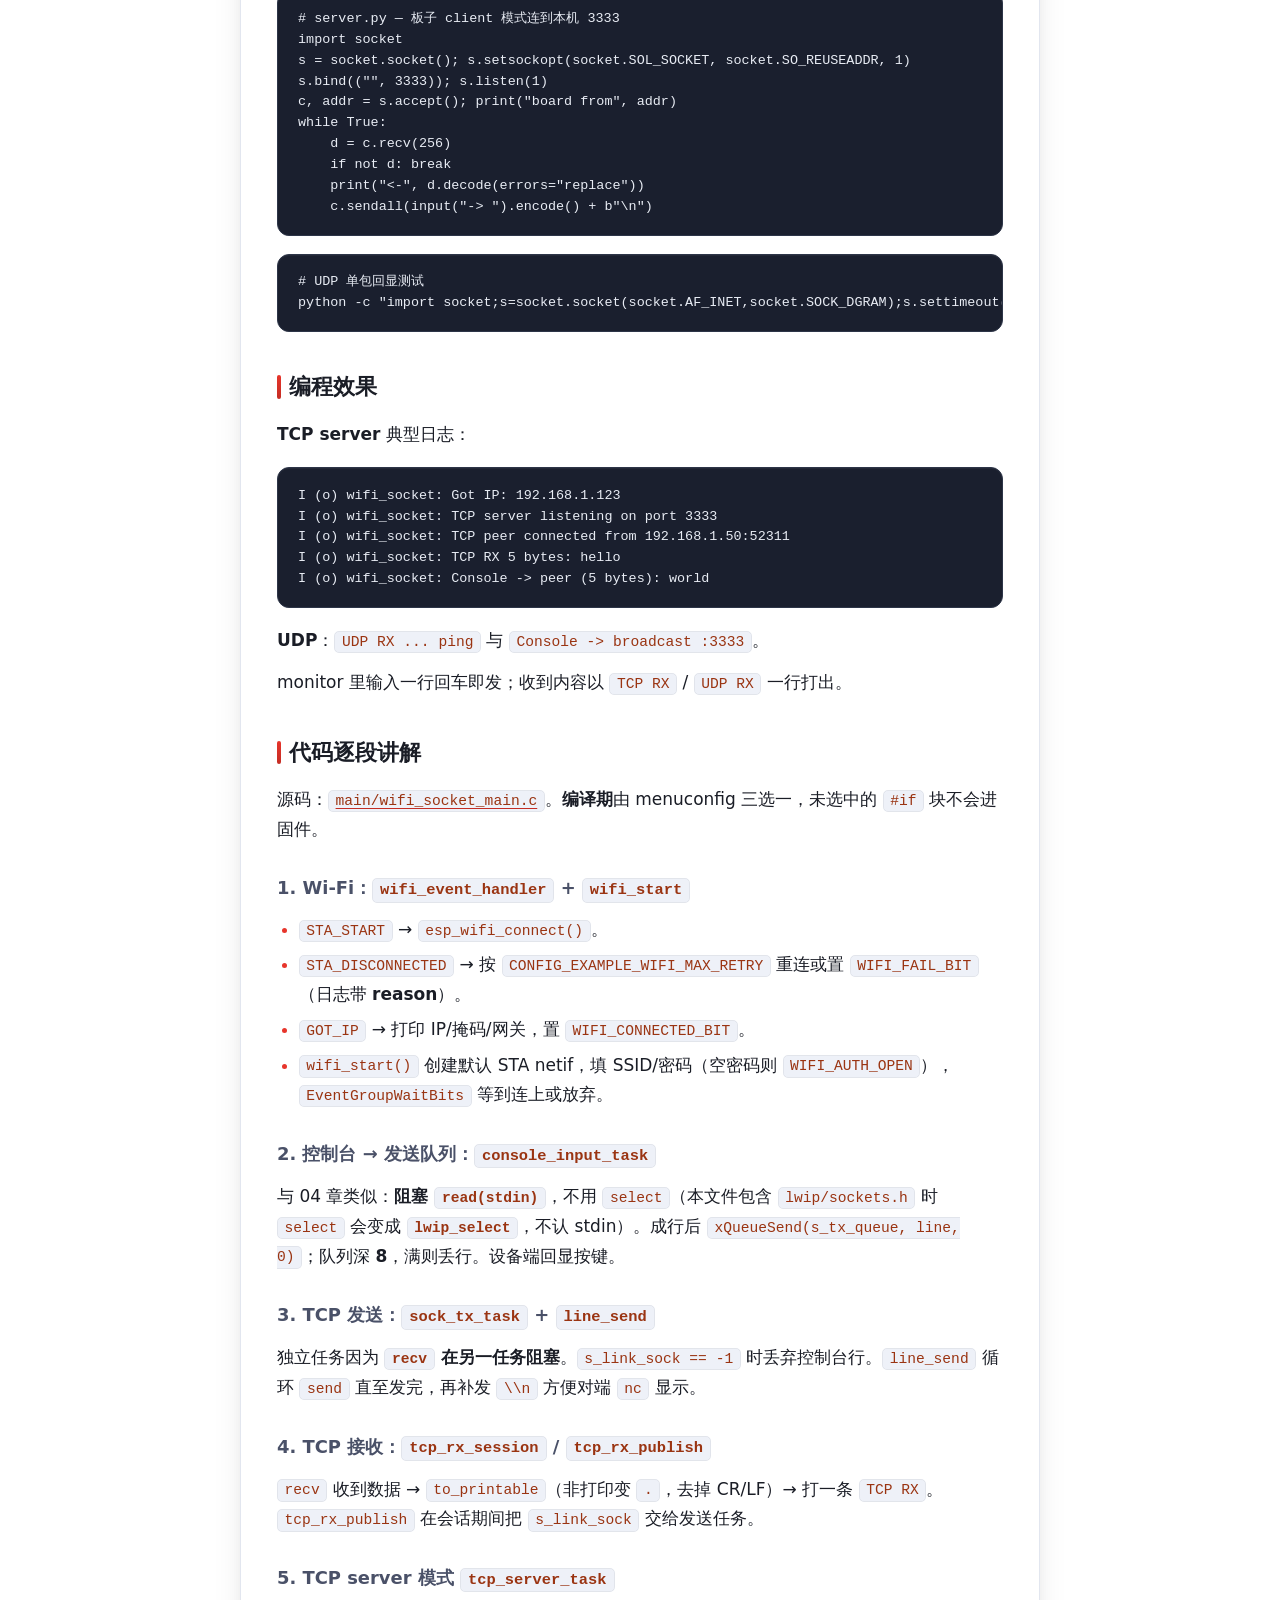
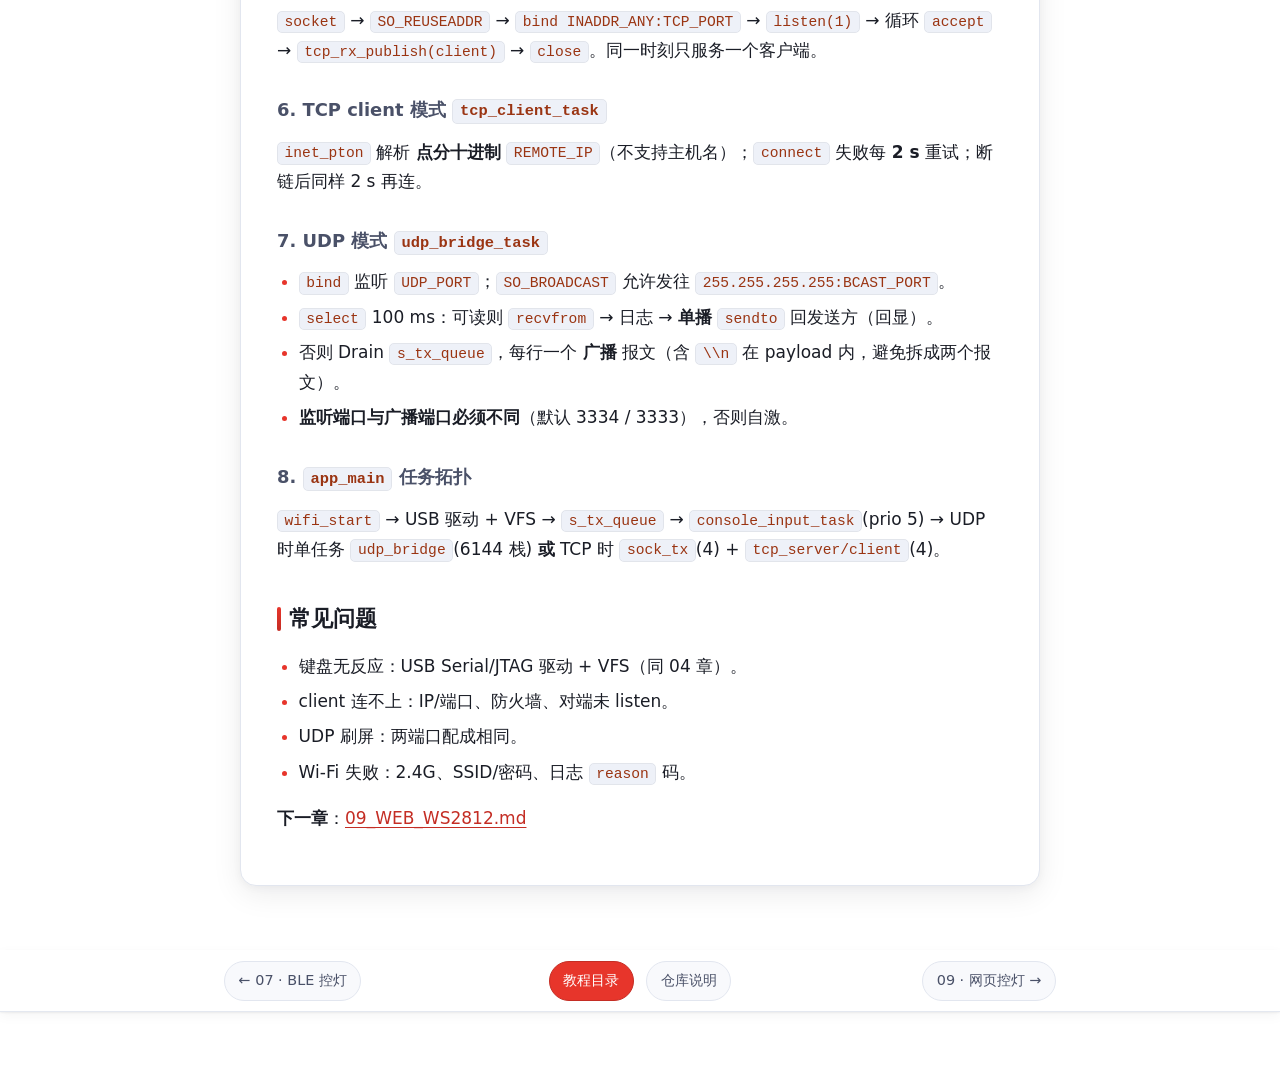
<file: 04.教程/08_WIFI_SOCKET.html>
<!DOCTYPE html>
<html lang="zh-CN">
<head>
  <meta charset="utf-8">
  <meta name="viewport" content="width=device-width, initial-scale=1">
  <title>08 · Wi-Fi 数据透传（TCP / UDP） — CX0001 教程</title>
  <meta name="theme-color" content="#171b26">
  <link rel="stylesheet" href="assets/style.css">
</head>
<body>
<nav class="site-nav" aria-label="章节导航">
  <div class="site-nav-inner">
    <div class="nav-prev"><a class="nav-pill" href="07_BLE_LED.html">← 07 · BLE 控灯</a></div>
    <div class="nav-center">
      <a class="nav-pill nav-pill-primary" href="index.html">教程目录</a>
      <a class="nav-pill" href="https://github.com/Zhentao-Lin/CX0001_ESP32_S31_Module_Lite_Board">仓库说明</a>
    </div>
    <div class="nav-next"><a class="nav-pill" href="09_WEB_WS2812.html">09 · 网页控灯 →</a></div>
  </div>
</nav>
<main class="content">
<article class="prose">
<h1>08 · Wi-Fi 数据透传（TCP / UDP）</h1>
<p><strong>示例工程</strong>：<a href="https://github.com/Zhentao-Lin/CX0001_ESP32_S31_Module_Lite_Board/tree/main/03.Sketch/08_WIFI_SOCKET"><code>03.Sketch/08_WIFI_SOCKET</code></a></p>
<p>menuconfig <strong>三选一</strong>：TCP server / TCP client / UDP echo。<code>idf.py monitor</code> 窗口可敲一行发给对端。</p>
<blockquote>
<p><a href="00_开发环境.html">00_开发环境.md</a>。片上 <code>esp_wifi</code>；仅 <strong>2.4 GHz</strong>。</p>
</blockquote>
<h2>本节目标</h2>
<ul>
<li>TCP：<code>bind</code>/<code>listen</code>/<code>accept</code> 或 <code>connect</code> 重试；</li>
<li>UDP：<code>recvfrom</code>/<code>sendto</code>、数据报边界；</li>
<li>控制台 + socket <strong>多任务</strong>全双工；USB 串口驱动同第 04 章。</li>
</ul>
<h2>用到的硬件</h2>
<ul>
<li>2.4G 路由器、同网段 PC、USB-Serial-JTAG。</li>
</ul>
<h2>环境与 menuconfig</h2>
<ul>
<li><code>idf_component.yml</code> 无 <code>esp_hosted</code> / <code>esp_wifi_remote</code>。</li>
<li><strong>Wi-Fi station example</strong>：SSID、密码。</li>
<li><strong>Socket example</strong>：模式、端口（UDP 监听 <strong>3334</strong> 与广播 <strong>3333</strong> 勿相同）。</li>
</ul>
<p>默认端口：TCP 3333；UDP listen 3334 / broadcast 3333。</p>
<h2>工程配置</h2>
<ol>
<li>打开 <code>03.Sketch/08_WIFI_SOCKET</code>，<code>set-target esp32s31</code>。</li>
<li><code>idf.py --preview menuconfig</code> 填 Wi-Fi 与 Socket 模式。</li>
<li>改模式后须重新 <strong>build</strong>。</li>
</ol>
<h2>编译与下载</h2>
<pre><code class="language-powershell">idf.py --preview build
idf.py --preview -p &lt;COM口&gt; flash monitor
</code></pre>
<p>记下日志 <strong><code>Got IP: &lt;板子IP&gt;</code></strong>。</p>
<h3>对端联调（<code>&lt;ip&gt;</code> 为板子 IP）</h3>
<pre><code class="language-bash"># TCP server：电脑连板子
nc &lt;ip&gt; 3333
</code></pre>
<pre><code class="language-bash"># TCP client：电脑先监听
nc -l 3333
</code></pre>
<pre><code class="language-python"># server.py — 板子 client 模式连到本机 3333
import socket
s = socket.socket(); s.setsockopt(socket.SOL_SOCKET, socket.SO_REUSEADDR, 1)
s.bind((&quot;&quot;, 3333)); s.listen(1)
c, addr = s.accept(); print(&quot;board from&quot;, addr)
while True:
    d = c.recv(256)
    if not d: break
    print(&quot;&lt;-&quot;, d.decode(errors=&quot;replace&quot;))
    c.sendall(input(&quot;-&gt; &quot;).encode() + b&quot;\n&quot;)
</code></pre>
<pre><code class="language-bash"># UDP 单包回显测试
python -c &quot;import socket;s=socket.socket(socket.AF_INET,socket.SOCK_DGRAM);s.settimeout(3);s.sendto(b'ping',('&lt;ip&gt;',3334));print(s.recvfrom(1024))&quot;
</code></pre>
<h2>编程效果</h2>
<p><strong>TCP server</strong> 典型日志：</p>
<pre><code>I (o) wifi_socket: Got IP: 192.168.1.123
I (o) wifi_socket: TCP server listening on port 3333
I (o) wifi_socket: TCP peer connected from 192.168.1.50:52311
I (o) wifi_socket: TCP RX 5 bytes: hello
I (o) wifi_socket: Console -&gt; peer (5 bytes): world
</code></pre>
<p><strong>UDP</strong>：<code>UDP RX ... ping</code> 与 <code>Console -&gt; broadcast :3333</code>。</p>
<p>monitor 里输入一行回车即发；收到内容以 <code>TCP RX</code> / <code>UDP RX</code> 一行打出。</p>
<h2>代码逐段讲解</h2>
<p>源码：<a href="https://github.com/Zhentao-Lin/CX0001_ESP32_S31_Module_Lite_Board/blob/main/03.Sketch/08_WIFI_SOCKET/main/wifi_socket_main.c"><code>main/wifi_socket_main.c</code></a>。<strong>编译期</strong>由 menuconfig 三选一，未选中的 <code>#if</code> 块不会进固件。</p>
<h3>1. Wi-Fi：<code>wifi_event_handler</code> + <code>wifi_start</code></h3>
<ul>
<li><code>STA_START</code> → <code>esp_wifi_connect()</code>。</li>
<li><code>STA_DISCONNECTED</code> → 按 <code>CONFIG_EXAMPLE_WIFI_MAX_RETRY</code> 重连或置 <code>WIFI_FAIL_BIT</code>（日志带 <strong>reason</strong>）。</li>
<li><code>GOT_IP</code> → 打印 IP/掩码/网关，置 <code>WIFI_CONNECTED_BIT</code>。</li>
<li><code>wifi_start()</code> 创建默认 STA netif，填 SSID/密码（空密码则 <code>WIFI_AUTH_OPEN</code>），<code>EventGroupWaitBits</code> 等到连上或放弃。</li>
</ul>
<h3>2. 控制台 → 发送队列：<code>console_input_task</code></h3>
<p>与 04 章类似：<strong>阻塞 <code>read(stdin)</code></strong>，不用 <code>select</code>（本文件包含 <code>lwip/sockets.h</code> 时 <code>select</code> 会变成 <strong><code>lwip_select</code></strong>，不认 stdin）。成行后 <code>xQueueSend(s_tx_queue, line, 0)</code>；队列深 <strong>8</strong>，满则丢行。设备端回显按键。</p>
<h3>3. TCP 发送：<code>sock_tx_task</code> + <code>line_send</code></h3>
<p>独立任务因为 <strong><code>recv</code> 在另一任务阻塞</strong>。<code>s_link_sock == -1</code> 时丢弃控制台行。<code>line_send</code> 循环 <code>send</code> 直至发完，再补发 <code>\\n</code> 方便对端 <code>nc</code> 显示。</p>
<h3>4. TCP 接收：<code>tcp_rx_session</code> / <code>tcp_rx_publish</code></h3>
<p><code>recv</code> 收到数据 → <code>to_printable</code>（非打印变 <code>.</code>，去掉 CR/LF）→ 打一条 <code>TCP RX</code>。<code>tcp_rx_publish</code> 在会话期间把 <code>s_link_sock</code> 交给发送任务。</p>
<h3>5. TCP server 模式 <code>tcp_server_task</code></h3>
<p><code>socket</code> → <code>SO_REUSEADDR</code> → <code>bind INADDR_ANY:TCP_PORT</code> → <code>listen(1)</code> → 循环 <code>accept</code> → <code>tcp_rx_publish(client)</code> → <code>close</code>。同一时刻只服务一个客户端。</p>
<h3>6. TCP client 模式 <code>tcp_client_task</code></h3>
<p><code>inet_pton</code> 解析 <strong>点分十进制</strong> <code>REMOTE_IP</code>（不支持主机名）；<code>connect</code> 失败每 <strong>2 s</strong> 重试；断链后同样 2 s 再连。</p>
<h3>7. UDP 模式 <code>udp_bridge_task</code></h3>
<ul>
<li><code>bind</code> 监听 <code>UDP_PORT</code>；<code>SO_BROADCAST</code> 允许发往 <code>255.255.255.255:BCAST_PORT</code>。</li>
<li><code>select</code> 100 ms：可读则 <code>recvfrom</code> → 日志 → <strong>单播</strong> <code>sendto</code> 回发送方（回显）。</li>
<li>否则 Drain <code>s_tx_queue</code>，每行一个 <strong>广播</strong> 报文（含 <code>\\n</code> 在 payload 内，避免拆成两个报文）。</li>
<li><strong>监听端口与广播端口必须不同</strong>（默认 3334 / 3333），否则自激。</li>
</ul>
<h3>8. <code>app_main</code> 任务拓扑</h3>
<p><code>wifi_start</code> → USB 驱动 + VFS → <code>s_tx_queue</code> → <code>console_input_task</code>(prio 5) → UDP 时单任务 <code>udp_bridge</code>(6144 栈) <strong>或</strong> TCP 时 <code>sock_tx</code>(4) + <code>tcp_server/client</code>(4)。</p>
<h2>常见问题</h2>
<ul>
<li>键盘无反应：USB Serial/JTAG 驱动 + VFS（同 04 章）。</li>
<li>client 连不上：IP/端口、防火墙、对端未 listen。</li>
<li>UDP 刷屏：两端口配成相同。</li>
<li>Wi-Fi 失败：2.4G、SSID/密码、日志 <code>reason</code> 码。</li>
</ul>
<p><strong>下一章</strong>：<a href="09_WEB_WS2812.html">09_WEB_WS2812.md</a></p>
</article>
</main>
<nav class="site-nav" aria-label="章节导航">
  <div class="site-nav-inner">
    <div class="nav-prev"><a class="nav-pill" href="07_BLE_LED.html">← 07 · BLE 控灯</a></div>
    <div class="nav-center">
      <a class="nav-pill nav-pill-primary" href="index.html">教程目录</a>
      <a class="nav-pill" href="https://github.com/Zhentao-Lin/CX0001_ESP32_S31_Module_Lite_Board">仓库说明</a>
    </div>
    <div class="nav-next"><a class="nav-pill" href="09_WEB_WS2812.html">09 · 网页控灯 →</a></div>
  </div>
</nav>
<footer class="page-foot">CX0001 ESP32-S31 · ESP-IDF v6.1.0 教程（HTML 由 build_html.py 生成）</footer>
</body>
</html>
</file>
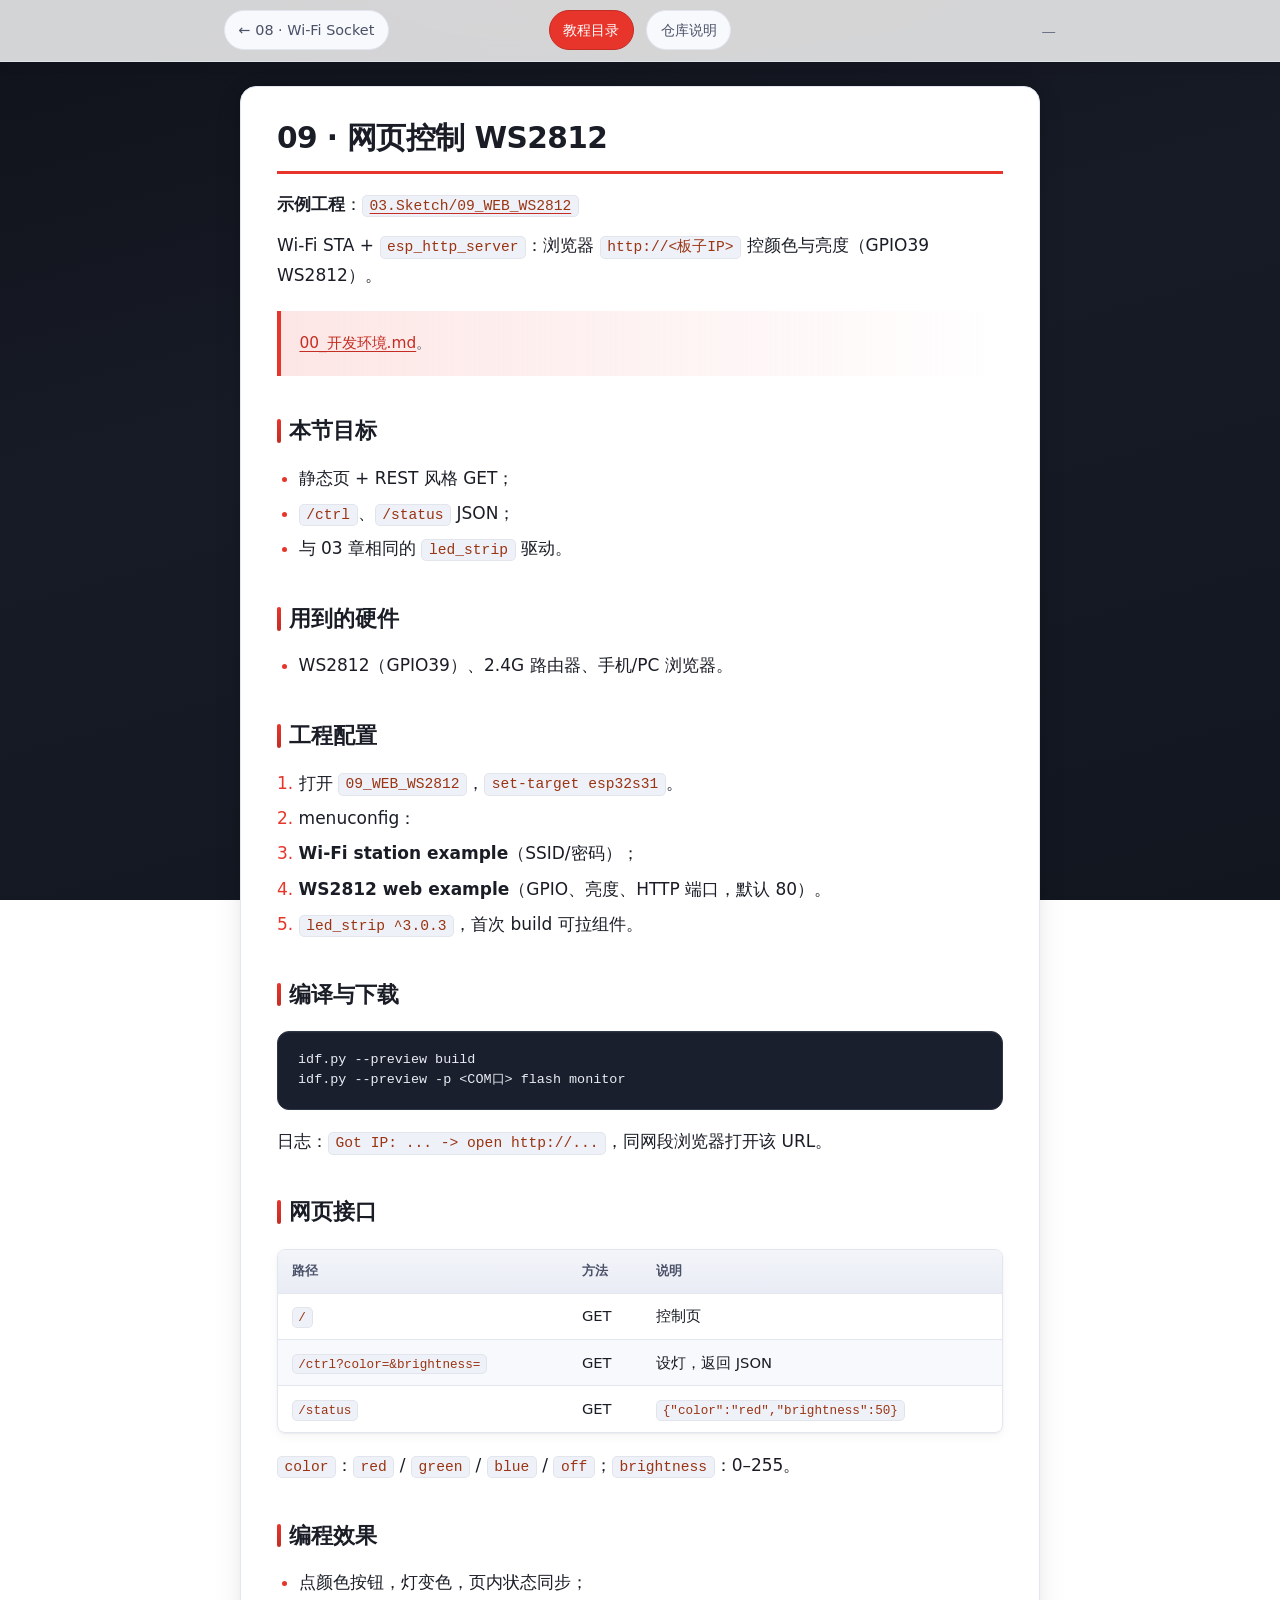
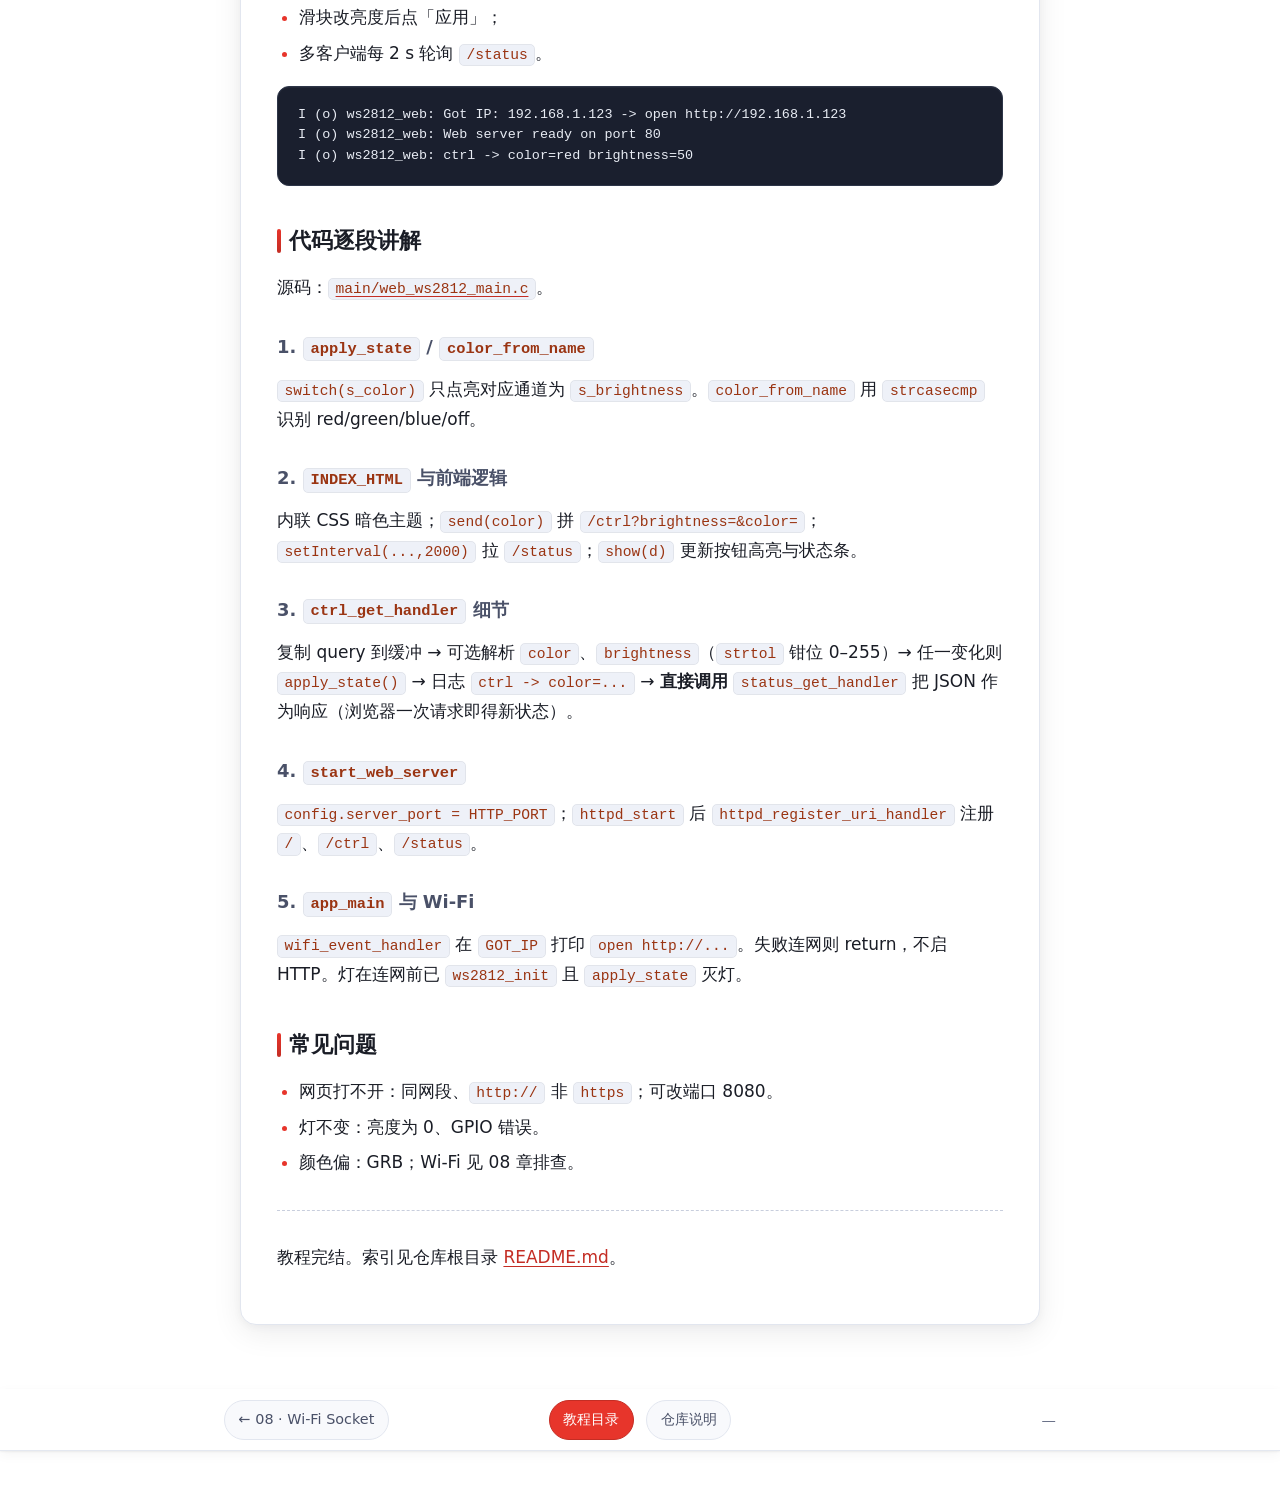
<file: 04.教程/09_WEB_WS2812.html>
<!DOCTYPE html>
<html lang="zh-CN">
<head>
  <meta charset="utf-8">
  <meta name="viewport" content="width=device-width, initial-scale=1">
  <title>09 · 网页控制 WS2812 — CX0001 教程</title>
  <meta name="theme-color" content="#171b26">
  <link rel="stylesheet" href="assets/style.css">
</head>
<body>
<nav class="site-nav" aria-label="章节导航">
  <div class="site-nav-inner">
    <div class="nav-prev"><a class="nav-pill" href="08_WIFI_SOCKET.html">← 08 · Wi-Fi Socket</a></div>
    <div class="nav-center">
      <a class="nav-pill nav-pill-primary" href="index.html">教程目录</a>
      <a class="nav-pill" href="https://github.com/Zhentao-Lin/CX0001_ESP32_S31_Module_Lite_Board">仓库说明</a>
    </div>
    <div class="nav-next"><span class="sep">—</span></div>
  </div>
</nav>
<main class="content">
<article class="prose">
<h1>09 · 网页控制 WS2812</h1>
<p><strong>示例工程</strong>：<a href="https://github.com/Zhentao-Lin/CX0001_ESP32_S31_Module_Lite_Board/tree/main/03.Sketch/09_WEB_WS2812"><code>03.Sketch/09_WEB_WS2812</code></a></p>
<p>Wi-Fi STA + <code>esp_http_server</code>：浏览器 <code>http://&lt;板子IP&gt;</code> 控颜色与亮度（GPIO39 WS2812）。</p>
<blockquote>
<p><a href="00_开发环境.html">00_开发环境.md</a>。</p>
</blockquote>
<h2>本节目标</h2>
<ul>
<li>静态页 + REST 风格 GET；</li>
<li><code>/ctrl</code>、<code>/status</code> JSON；</li>
<li>与 03 章相同的 <code>led_strip</code> 驱动。</li>
</ul>
<h2>用到的硬件</h2>
<ul>
<li>WS2812（GPIO39）、2.4G 路由器、手机/PC 浏览器。</li>
</ul>
<h2>工程配置</h2>
<ol>
<li>打开 <code>09_WEB_WS2812</code>，<code>set-target esp32s31</code>。</li>
<li>menuconfig：</li>
<li><strong>Wi-Fi station example</strong>（SSID/密码）；</li>
<li><strong>WS2812 web example</strong>（GPIO、亮度、HTTP 端口，默认 80）。</li>
<li><code>led_strip ^3.0.3</code>，首次 build 可拉组件。</li>
</ol>
<h2>编译与下载</h2>
<pre><code class="language-powershell">idf.py --preview build
idf.py --preview -p &lt;COM口&gt; flash monitor
</code></pre>
<p>日志：<code>Got IP: ... -&gt; open http://...</code>，同网段浏览器打开该 URL。</p>
<h2>网页接口</h2>
<table>
<thead>
<tr>
<th>路径</th>
<th>方法</th>
<th>说明</th>
</tr>
</thead>
<tbody>
<tr>
<td><code>/</code></td>
<td>GET</td>
<td>控制页</td>
</tr>
<tr>
<td><code>/ctrl?color=&amp;brightness=</code></td>
<td>GET</td>
<td>设灯，返回 JSON</td>
</tr>
<tr>
<td><code>/status</code></td>
<td>GET</td>
<td><code>{"color":"red","brightness":50}</code></td>
</tr>
</tbody>
</table>
<p><code>color</code>：<code>red</code> / <code>green</code> / <code>blue</code> / <code>off</code>；<code>brightness</code>：0–255。</p>
<h2>编程效果</h2>
<ul>
<li>点颜色按钮，灯变色，页内状态同步；</li>
<li>滑块改亮度后点「应用」；</li>
<li>多客户端每 2 s 轮询 <code>/status</code>。</li>
</ul>
<pre><code>I (o) ws2812_web: Got IP: 192.168.1.123 -&gt; open http://192.168.1.123
I (o) ws2812_web: Web server ready on port 80
I (o) ws2812_web: ctrl -&gt; color=red brightness=50
</code></pre>
<h2>代码逐段讲解</h2>
<p>源码：<a href="https://github.com/Zhentao-Lin/CX0001_ESP32_S31_Module_Lite_Board/blob/main/03.Sketch/09_WEB_WS2812/main/web_ws2812_main.c"><code>main/web_ws2812_main.c</code></a>。</p>
<h3>1. <code>apply_state</code> / <code>color_from_name</code></h3>
<p><code>switch(s_color)</code> 只点亮对应通道为 <code>s_brightness</code>。<code>color_from_name</code> 用 <code>strcasecmp</code> 识别 red/green/blue/off。</p>
<h3>2. <code>INDEX_HTML</code> 与前端逻辑</h3>
<p>内联 CSS 暗色主题；<code>send(color)</code> 拼 <code>/ctrl?brightness=&amp;color=</code>；<code>setInterval(...,2000)</code> 拉 <code>/status</code>；<code>show(d)</code> 更新按钮高亮与状态条。</p>
<h3>3. <code>ctrl_get_handler</code> 细节</h3>
<p>复制 query 到缓冲 → 可选解析 <code>color</code>、<code>brightness</code>（<code>strtol</code> 钳位 0–255）→ 任一变化则 <code>apply_state()</code> → 日志 <code>ctrl -&gt; color=...</code> → <strong>直接调用</strong> <code>status_get_handler</code> 把 JSON 作为响应（浏览器一次请求即得新状态）。</p>
<h3>4. <code>start_web_server</code></h3>
<p><code>config.server_port = HTTP_PORT</code>；<code>httpd_start</code> 后 <code>httpd_register_uri_handler</code> 注册 <code>/</code>、<code>/ctrl</code>、<code>/status</code>。</p>
<h3>5. <code>app_main</code> 与 Wi-Fi</h3>
<p><code>wifi_event_handler</code> 在 <code>GOT_IP</code> 打印 <code>open http://...</code>。失败连网则 return，不启 HTTP。灯在连网前已 <code>ws2812_init</code> 且 <code>apply_state</code> 灭灯。</p>
<h2>常见问题</h2>
<ul>
<li>网页打不开：同网段、<code>http://</code> 非 <code>https</code>；可改端口 8080。</li>
<li>灯不变：亮度为 0、GPIO 错误。</li>
<li>颜色偏：GRB；Wi-Fi 见 08 章排查。</li>
</ul>
<hr>
<p>教程完结。索引见仓库根目录 <a href="../README.html">README.md</a>。</p>
</article>
</main>
<nav class="site-nav" aria-label="章节导航">
  <div class="site-nav-inner">
    <div class="nav-prev"><a class="nav-pill" href="08_WIFI_SOCKET.html">← 08 · Wi-Fi Socket</a></div>
    <div class="nav-center">
      <a class="nav-pill nav-pill-primary" href="index.html">教程目录</a>
      <a class="nav-pill" href="https://github.com/Zhentao-Lin/CX0001_ESP32_S31_Module_Lite_Board">仓库说明</a>
    </div>
    <div class="nav-next"><span class="sep">—</span></div>
  </div>
</nav>
<footer class="page-foot">CX0001 ESP32-S31 · ESP-IDF v6.1.0 教程（HTML 由 build_html.py 生成）</footer>
</body>
</html>
</file>
<file: 04.教程/assets/style.css>
/* CX0001 教程 — 静态 HTML 阅读样式 */
:root {
  --accent: #e7352b;
  --accent-dark: #c42d24;
  --accent-soft: rgba(231, 53, 43, 0.12);
  --accent-glow: rgba(231, 53, 43, 0.25);

  --bg0: #0f1219;
  --bg1: #171b26;
  --bg2: #1e2433;
  --surface: #ffffff;
  --surface-raised: #f8f9fc;

  --text: #1a1d26;
  --text-secondary: #4a5168;
  --text-muted: #6b7289;

  --border: #e2e6ef;
  --border-strong: #c8cedd;

  --link: #c42d24;
  --link-hover: #e7352b;

  --code-bg: #eef1f8;
  --pre-bg: #1a1f2e;
  --pre-fg: #e8ecf4;
  --pre-border: #2d3548;

  --radius-sm: 8px;
  --radius-md: 12px;
  --radius-lg: 16px;
  --shadow-sm: 0 1px 2px rgba(15, 18, 25, 0.06), 0 4px 12px rgba(15, 18, 25, 0.04);
  --shadow-md: 0 8px 30px rgba(15, 18, 25, 0.08), 0 2px 8px rgba(15, 18, 25, 0.04);
  --max: 48rem;
  --font-sans: "Segoe UI", "PingFang SC", "Microsoft YaHei", "Noto Sans SC", system-ui, sans-serif;
  --font-mono: "Cascadia Code", "Consolas", "JetBrains Mono", ui-monospace, monospace;
}

*,
*::before,
*::after {
  box-sizing: border-box;
}

html {
  scroll-behavior: smooth;
}

body {
  margin: 0;
  min-height: 100vh;
  font-family: var(--font-sans);
  font-size: 1.0625rem;
  line-height: 1.75;
  color: var(--text);
  background:
    radial-gradient(ellipse 80% 50% at 50% -20%, var(--accent-glow), transparent 55%),
    linear-gradient(165deg, var(--bg0) 0%, var(--bg1) 40%, #12161f 100%);
  background-attachment: fixed;
}

a {
  color: var(--link);
  text-decoration-thickness: 1px;
  text-underline-offset: 3px;
  transition: color 0.15s ease;
}

a:hover {
  color: var(--link-hover);
}

/* —— 顶栏导航 —— */
.site-nav {
  position: sticky;
  top: 0;
  z-index: 100;
  padding: 0.65rem 1rem;
  background: rgba(255, 255, 255, 0.82);
  backdrop-filter: blur(12px);
  -webkit-backdrop-filter: blur(12px);
  border-bottom: 1px solid rgba(226, 230, 239, 0.9);
  box-shadow: var(--shadow-sm);
}

.site-nav-inner {
  max-width: calc(var(--max) + 4rem);
  margin: 0 auto;
  display: grid;
  grid-template-columns: 1fr auto 1fr;
  gap: 0.75rem;
  align-items: center;
}

.site-nav .nav-prev {
  justify-self: start;
}

.site-nav .nav-center {
  justify-self: center;
  display: flex;
  flex-wrap: wrap;
  gap: 0.5rem 0.75rem;
  align-items: center;
  justify-content: center;
}

.site-nav .nav-next {
  justify-self: end;
  text-align: right;
}

.site-nav a {
  text-decoration: none;
  font-size: 0.9rem;
  font-weight: 500;
}

.site-nav a.nav-pill {
  display: inline-block;
  padding: 0.4rem 0.85rem;
  border-radius: 999px;
  background: var(--surface-raised);
  border: 1px solid var(--border);
  color: var(--text-secondary);
}

.site-nav a.nav-pill:hover {
  background: #fff;
  border-color: var(--accent);
  color: var(--accent);
}

.site-nav a.nav-pill-primary {
  background: var(--accent);
  border-color: var(--accent-dark);
  color: #fff;
}

.site-nav a.nav-pill-primary:hover {
  background: var(--accent-dark);
  color: #fff;
}

.site-nav .sep {
  color: var(--text-muted);
  font-size: 0.9rem;
}

/* —— 正文卡片 —— */
main.content {
  max-width: calc(var(--max) + 4rem);
  margin: 1.5rem auto 2rem;
  padding: 0 1rem 2rem;
}

main.content .prose {
  background: var(--surface);
  border-radius: var(--radius-lg);
  border: 1px solid var(--border);
  box-shadow: var(--shadow-md);
  padding: 2rem 2.25rem 2.5rem;
}

@media (max-width: 640px) {
  main.content .prose {
    padding: 1.35rem 1.15rem 1.75rem;
    border-radius: var(--radius-md);
  }

  .site-nav-inner {
    grid-template-columns: 1fr;
    text-align: center;
  }

  .site-nav .nav-prev,
  .site-nav .nav-next {
    justify-self: center;
  }
}

/* —— 排版 —— */
.prose h1 {
  font-size: 1.85rem;
  font-weight: 700;
  margin: 0 0 1rem;
  line-height: 1.35;
  letter-spacing: -0.02em;
  color: var(--text);
  padding-bottom: 0.75rem;
  border-bottom: 3px solid var(--accent);
}

.prose h2 {
  font-size: 1.35rem;
  font-weight: 600;
  margin: 2.25rem 0 0.85rem;
  color: var(--text);
  display: flex;
  align-items: center;
  gap: 0.5rem;
}

.prose h2::before {
  content: "";
  display: inline-block;
  width: 4px;
  height: 1.1em;
  background: linear-gradient(180deg, var(--accent), var(--accent-dark));
  border-radius: 2px;
  flex-shrink: 0;
}

.prose h3 {
  font-size: 1.12rem;
  font-weight: 600;
  margin: 1.75rem 0 0.6rem;
  color: var(--text-secondary);
}

.prose p {
  margin: 0.75rem 0;
}

.prose strong {
  color: var(--text);
  font-weight: 600;
}

.prose ul,
.prose ol {
  margin: 0.65rem 0 1rem;
  padding-left: 1.35rem;
}

.prose li {
  margin: 0.35rem 0;
}

.prose li::marker {
  color: var(--accent);
}

.prose hr {
  border: none;
  border-top: 1px dashed var(--border-strong);
  margin: 2rem 0;
}

/* —— 表格 —— */
.prose table {
  width: 100%;
  border-collapse: separate;
  border-spacing: 0;
  font-size: 0.92rem;
  margin: 1.15rem 0;
  border-radius: var(--radius-sm);
  overflow: hidden;
  border: 1px solid var(--border);
  box-shadow: var(--shadow-sm);
}

.prose thead th {
  background: linear-gradient(180deg, #f3f5fa 0%, #e9ecf4 100%);
  color: var(--text-secondary);
  font-weight: 600;
  font-size: 0.82rem;
  text-transform: none;
  letter-spacing: 0.02em;
}

.prose th,
.prose td {
  padding: 0.6rem 0.85rem;
  text-align: left;
  border-bottom: 1px solid var(--border);
}

.prose tr:last-child td {
  border-bottom: none;
}

.prose tbody tr:nth-child(even) {
  background: var(--surface-raised);
}

.prose tbody tr:hover {
  background: var(--accent-soft);
}

/* —— 行内代码 —— */
.prose code {
  font-family: var(--font-mono);
  font-size: 0.86em;
  background: var(--code-bg);
  color: #9a3412;
  padding: 0.15em 0.45em;
  border-radius: 5px;
  border: 1px solid rgba(0, 0, 0, 0.05);
}

/* —— 代码块 —— */
.prose pre {
  margin: 1.1rem 0;
  padding: 1.1rem 1.25rem;
  background: var(--pre-bg);
  color: var(--pre-fg);
  border-radius: var(--radius-md);
  border: 1px solid var(--pre-border);
  overflow-x: auto;
  font-size: 0.84rem;
  line-height: 1.55;
  box-shadow: inset 0 1px 0 rgba(255, 255, 255, 0.04);
}

.prose pre code {
  background: none;
  border: none;
  padding: 0;
  color: inherit;
  font-size: inherit;
}

/* —— 引用（教程提示） —— */
.prose blockquote {
  margin: 1.25rem 0;
  padding: 0.85rem 1.15rem;
  border: none;
  border-left: 4px solid var(--accent);
  border-radius: 0 var(--radius-sm) var(--radius-sm) 0;
  background: linear-gradient(90deg, var(--accent-soft), rgba(255, 255, 255, 0.6));
  color: var(--text-secondary);
  font-size: 0.96rem;
}

.prose blockquote p {
  margin: 0.35rem 0;
}

.prose img {
  max-width: 100%;
  height: auto;
  display: block;
  margin: 1.25rem auto;
  border-radius: var(--radius-md);
  border: 1px solid var(--border);
  box-shadow: var(--shadow-sm);
}

.prose .board-figure {
  margin: 0 0 2rem;
  text-align: center;
}

.prose .board-figure img {
  margin: 0 auto;
}

.prose figcaption {
  margin-top: 0.65rem;
  font-size: 0.9rem;
  color: var(--text-muted);
}

/* —— 目录页 —— */
.index-hero {
  text-align: center;
  margin-bottom: 2rem;
  padding: 1.75rem 1.25rem 2rem;
  border-radius: var(--radius-md);
  background: linear-gradient(135deg, var(--accent-soft) 0%, rgba(255, 255, 255, 0.9) 50%, #f0f4ff 100%);
  border: 1px solid var(--border);
}

.index-hero h1 {
  border-bottom: none;
  padding-bottom: 0;
  margin-bottom: 0.5rem;
}

.index-hero p {
  color: var(--text-secondary);
  margin: 0;
  font-size: 1rem;
}

.index-hero code {
  font-size: 0.9em;
}

/* —— 页脚 —— */
footer.page-foot {
  max-width: calc(var(--max) + 4rem);
  margin: 0 auto 2.5rem;
  padding: 0 1rem;
  font-size: 0.8rem;
  color: rgba(255, 255, 255, 0.45);
  text-align: center;
}
</file>
